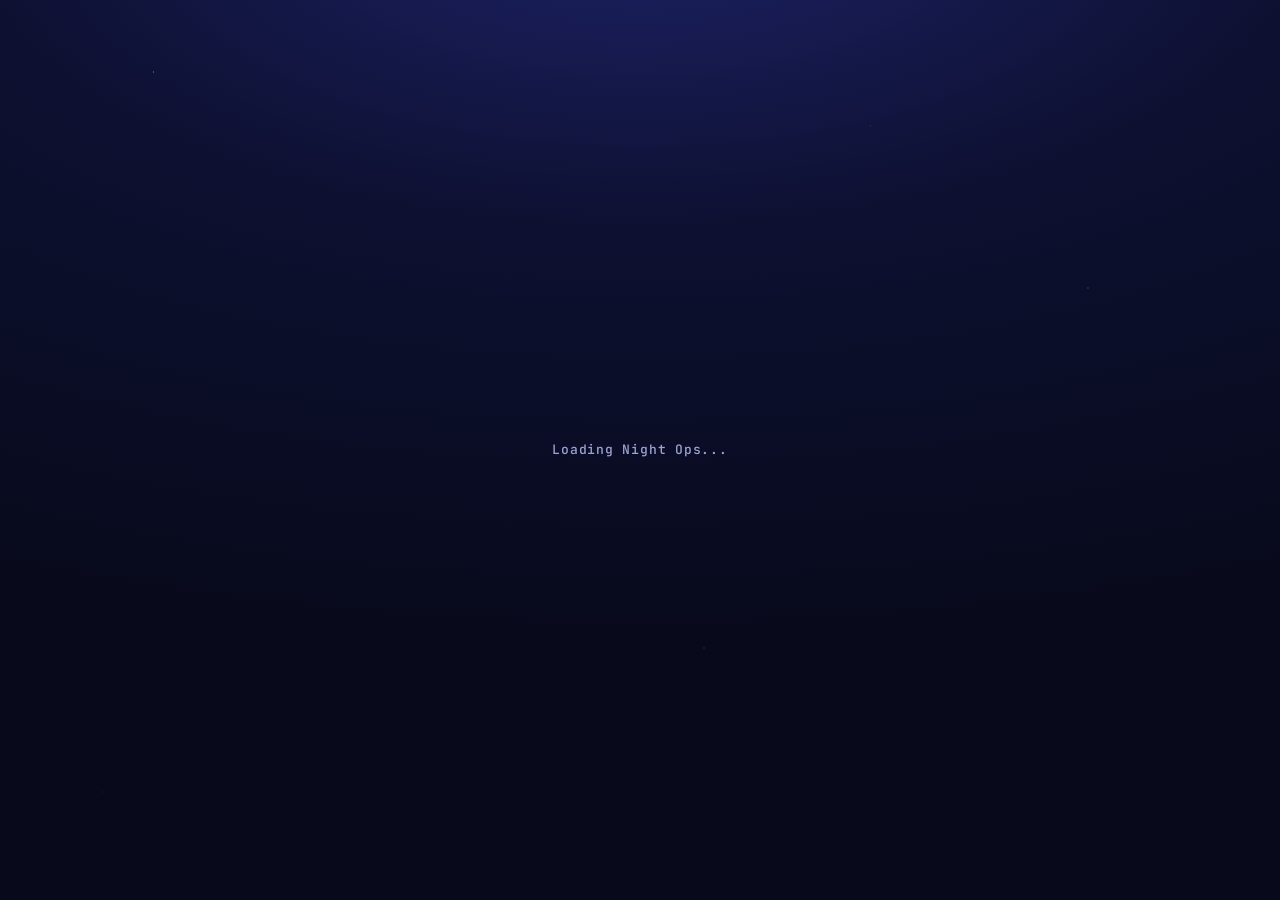
<file: index.html>
<!doctype html>
<html lang="en">
<head>
<meta charset="utf-8">
<!-- v1.3 PAGE-SETUP: connect-src gains https://overpass-api.de (the checkpoint editor's store finder) -->
<!-- v1.4 PAGE-REEL: connect-src gains blob: (the scene player decodes the walkie clips it already has as blob: links) -->
<meta http-equiv="Content-Security-Policy" content="default-src 'self'; script-src 'self'; style-src 'self'; img-src 'self' data: blob: https://tiles.openfreemap.org; connect-src 'self' blob: https://*.supabase.co https://tiles.openfreemap.org https://overpass-api.de; media-src 'self' blob: https://*.supabase.co; worker-src 'self' blob:; font-src 'self'; manifest-src 'self'; base-uri 'none'; form-action 'none'">
<meta name="viewport" content="width=device-width, initial-scale=1, viewport-fit=cover, interactive-widget=resizes-content">
<meta name="theme-color" content="#07090d">
<meta name="color-scheme" content="dark">
<meta name="description" content="Manhunt at night with your friends: hiders hide, hunters follow the pings on the map.">
<meta name="format-detection" content="telephone=no">
<meta name="apple-mobile-web-app-capable" content="yes">
<meta name="mobile-web-app-capable" content="yes">
<meta name="apple-mobile-web-app-status-bar-style" content="black-translucent">
<meta name="apple-mobile-web-app-title" content="Night Ops">
<title>Night Ops</title>
<link rel="icon" href="icons/icon.svg" type="image/svg+xml">
<link rel="icon" href="icons/icon-192.png" sizes="192x192" type="image/png">
<link rel="apple-touch-icon" href="icons/apple-touch-icon.png">
<link rel="manifest" href="manifest.webmanifest">
<link rel="preload" href="fonts/bowlby-one-latin-400-normal.woff2" as="font" type="font/woff2" crossorigin>
<link rel="preload" href="fonts/space-grotesk-latin-500-normal.woff2" as="font" type="font/woff2" crossorigin>
<link rel="preload" href="fonts/space-grotesk-latin-700-normal.woff2" as="font" type="font/woff2" crossorigin>
<link rel="stylesheet" href="vendor/maplibre-gl.css?v=183">
<link rel="stylesheet" href="css/base.css?v=183">
<link rel="stylesheet" href="css/home.css?v=183">
<link rel="stylesheet" href="css/lobby.css?v=183">
<link rel="stylesheet" href="css/vote.css?v=183">
<link rel="stylesheet" href="css/loot.css?v=183">
<link rel="stylesheet" href="css/cards.css?v=183"><!-- v1.6.3: the cards -->
<link rel="stylesheet" href="css/fx.css?v=183"><!-- v1.7: the FX library -->
<link rel="stylesheet" href="css/cardplay.css?v=183"><!-- v1.7: the cards on the game screen -->
<link rel="stylesheet" href="css/ring.css?v=183">
<link rel="stylesheet" href="css/game.css?v=183">
<link rel="stylesheet" href="css/chat.css?v=183">
<link rel="stylesheet" href="css/over.css?v=183">
<link rel="stylesheet" href="css/map.css?v=183">
<!-- v1.1 PAGE-RADIO: the driver's, the spectator's and the walkie-talkie's styles -->
<link rel="stylesheet" href="css/drive.css?v=183">
<link rel="stylesheet" href="css/watch.css?v=183">
<link rel="stylesheet" href="css/radio.css?v=183">
<!-- v1.1 end PAGE-RADIO -->
<!-- v1.2 PAGE-CAM: the highlight cam -->
<link rel="stylesheet" href="css/cam.css?v=183">
<!-- v1.2 end PAGE-CAM -->
<!-- v1.3 PAGE-SETUP: Checkpoints (setup, playing, after the game) -->
<link rel="stylesheet" href="css/cpsetup.css?v=183">
<link rel="stylesheet" href="css/cpplay.css?v=183">
<!-- v1.3 PAGE-AFTER --><link rel="stylesheet" href="css/cpafter.css?v=183"><!-- v1.3 end PAGE-AFTER -->
<!-- v1.4 PAGE-REEL --><link rel="stylesheet" href="css/reel.css?v=183"><!-- v1.4 end PAGE-REEL -->
<!-- v1.3 end PAGE-SETUP -->
<!-- v1.4 PAGE-DEVICES --><link rel="stylesheet" href="css/devices.css?v=183"><!-- v1.4 end PAGE-DEVICES -->
<!-- v1.4 PAGE-PLAY --><link rel="stylesheet" href="css/play14.css?v=183"><!-- v1.4 end PAGE-PLAY -->
<!-- v1.4 PAGE-RENDER --><link rel="stylesheet" href="css/render.css?v=183"><!-- v1.4 end PAGE-RENDER -->
<script src="config.js?v=3"></script>
<script src="vendor/qrcode.js"></script>
<script type="module" src="js/main.js?v=183"></script>
</head>
<body data-team="none">
<div id="app"><p class="boot-line">Loading Night Ops...</p></div>
<noscript><p class="noscript">Night Ops needs JavaScript. Turn it on in your browser settings, then reload this page.</p></noscript>
</body>
</html>
</file>
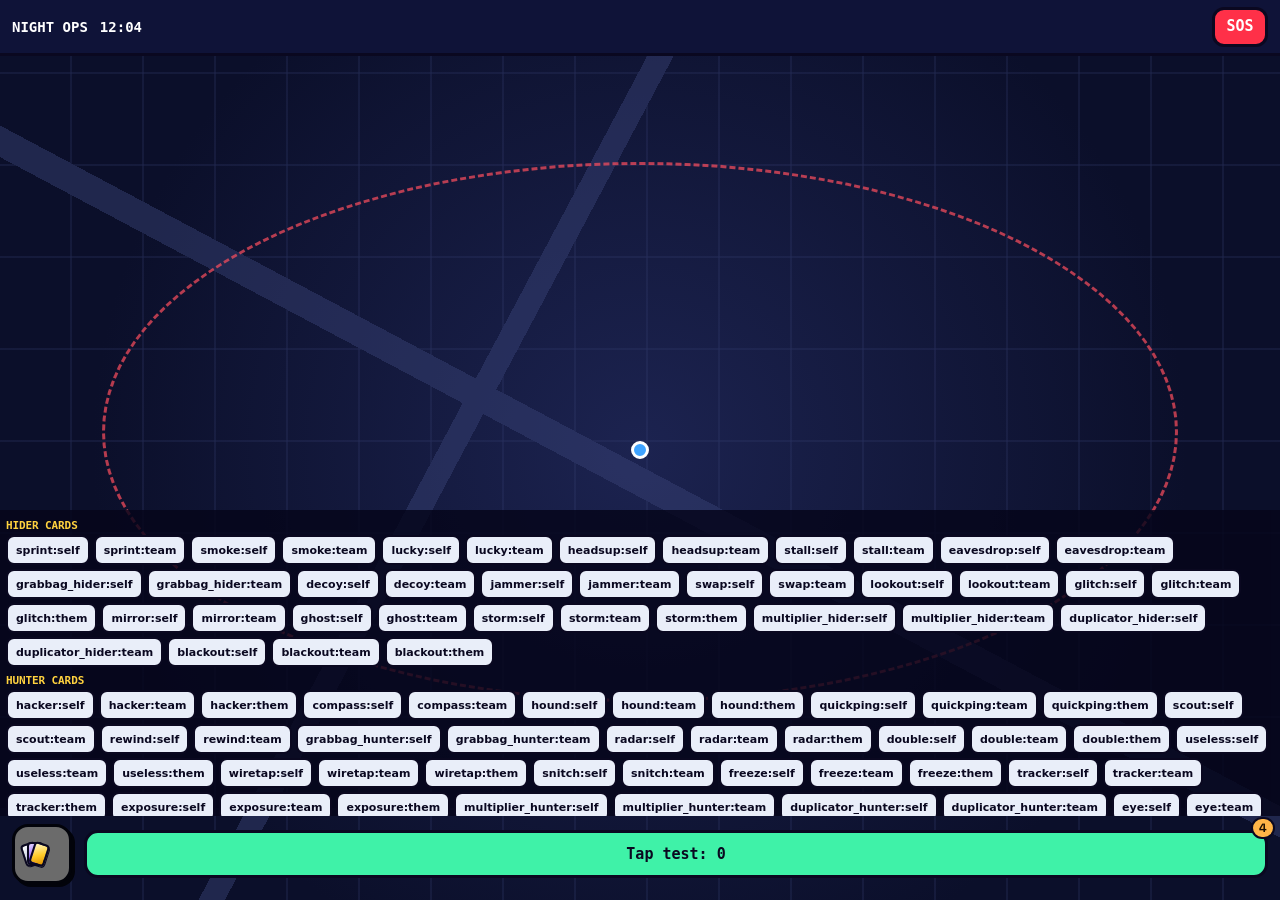
<file: dev/fx.html>
<!doctype html>
<html lang="en">
<head>
<meta charset="utf-8">
<meta http-equiv="Content-Security-Policy" content="default-src 'self'; script-src 'self'; style-src 'self'; img-src 'self' data: blob:; connect-src 'self'; media-src 'self' blob:; font-src 'self'; base-uri 'none'; form-action 'none'">
<meta name="viewport" content="width=device-width, initial-scale=1, viewport-fit=cover">
<meta name="color-scheme" content="dark">
<meta name="robots" content="noindex">
<title>Night Ops FX preview</title>
<link rel="stylesheet" href="../css/base.css">
<link rel="stylesheet" href="../css/game.css">
<link rel="stylesheet" href="../css/loot.css">
<link rel="stylesheet" href="../css/cards.css">
<link rel="stylesheet" href="../css/fx.css">
<link rel="stylesheet" href="fx-preview.css">
</head>
<body>
<!-- v1.7 VISUALS: every card's effect (self / team / them), every game moment, the map art, the lasting looks and
     the collection, in a phone-sized page. ?clean hides the buttons (for recording); window.fxDemo(name) plays one. -->
<div class="g-root" id="root">
  <div class="pv-map" aria-hidden="true"><div class="pv-roads"></div><div class="pv-ringedge"></div><div class="pv-me"></div></div>
  <header class="pv-hud" id="hud"><b>NIGHT OPS</b><span>12:04</span><button type="button" class="pv-sos" id="sos">SOS</button></header>
  <div class="pv-tray"><button type="button" class="tray-sq cd-btn some" id="cards" aria-label="Your cards"><span class="cd-stack"><i></i><i></i><i></i></span><span class="cd-n">4</span></button><button type="button" class="pv-tap" id="tap">Tap test: 0</button></div>
  <div id="maplayer" class="pv-layer"></div>
</div>
<nav class="pv-controls" id="controls" aria-label="Effects"></nav>
<script type="module" src="fx-preview.js"></script>
</body>
</html>
</file>
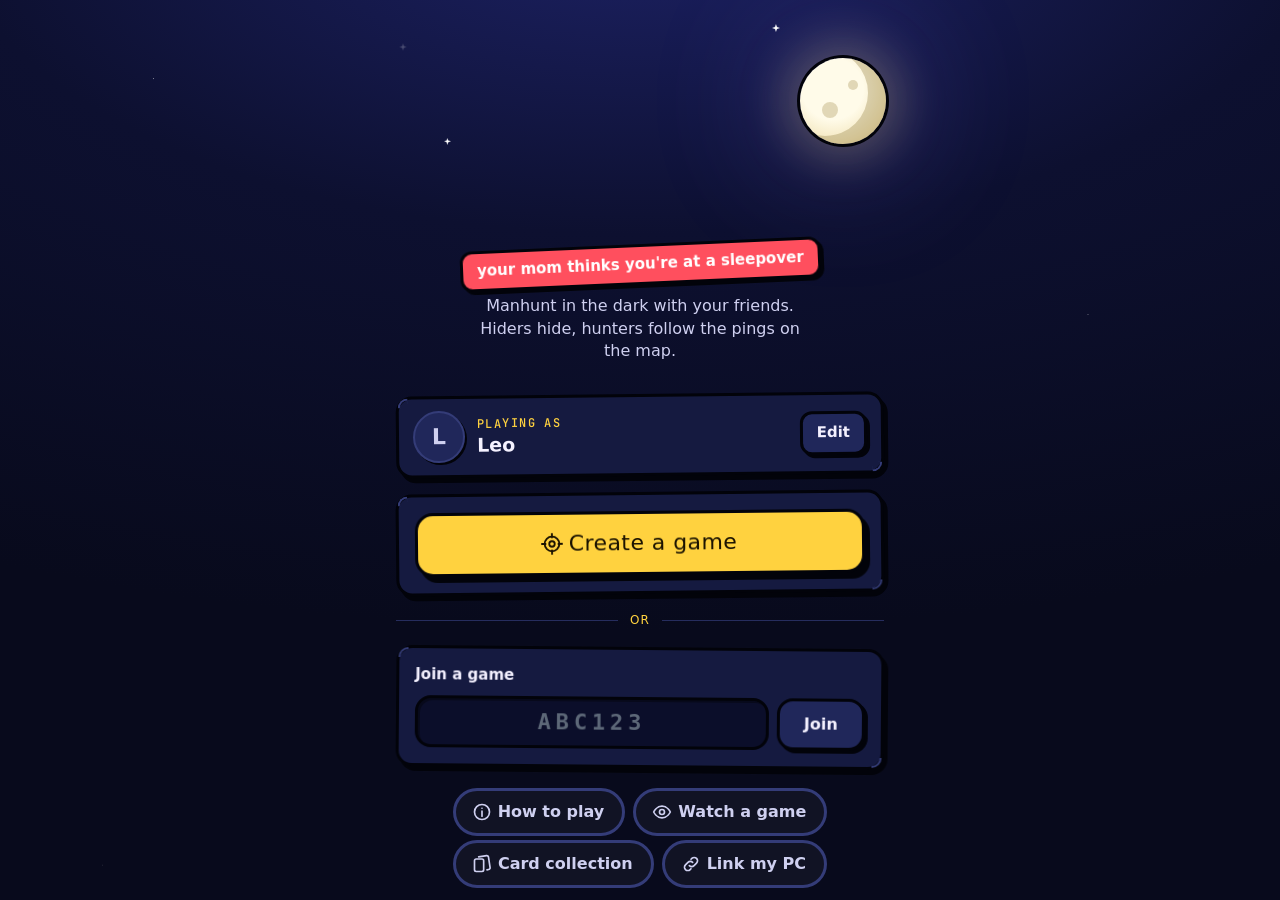
<file: dev/preview.html>
<!doctype html>
<html lang="en">
<head>
<meta charset="utf-8">
<!-- v1.3 PAGE-SETUP: connect-src gains https://overpass-api.de (the checkpoint editor's store finder) -->
<meta http-equiv="Content-Security-Policy" content="default-src 'self'; script-src 'self'; style-src 'self'; img-src 'self' data: blob: https://tiles.openfreemap.org; connect-src 'self' blob: https://*.supabase.co https://tiles.openfreemap.org https://overpass-api.de; media-src 'self' blob:; worker-src 'self' blob:; font-src 'self'; manifest-src 'self'; base-uri 'none'; form-action 'none'">
<meta name="viewport" content="width=device-width, initial-scale=1, viewport-fit=cover, interactive-widget=resizes-content">
<meta name="theme-color" content="#07090d">
<meta name="color-scheme" content="dark">
<meta name="format-detection" content="telephone=no">
<meta name="robots" content="noindex">
<title>Night Ops preview</title>
<link rel="icon" href="../icons/icon.svg" type="image/svg+xml">
<link rel="stylesheet" href="../vendor/maplibre-gl.css">
<link rel="stylesheet" href="../css/base.css">
<link rel="stylesheet" href="../css/home.css">
<link rel="stylesheet" href="../css/lobby.css">
<link rel="stylesheet" href="../css/ring.css">
<link rel="stylesheet" href="../css/game.css">
<link rel="stylesheet" href="../css/chat.css">
<link rel="stylesheet" href="../css/over.css">
<link rel="stylesheet" href="../css/map.css">
<link rel="stylesheet" href="../css/drive.css"><!-- v1.1 PAGE-DRIVER -->
<link rel="stylesheet" href="../css/watch.css"><!-- v1.1 PAGE-WATCH -->
<link rel="stylesheet" href="../css/radio.css"><!-- v1.1 PAGE-RADIO (and media-src in the CSP) -->
<link rel="stylesheet" href="../css/cam.css"><!-- v1.2 PAGE-CAM -->
<link rel="stylesheet" href="../css/cpplay.css"><!-- v1.3 PAGE-PLAY -->
<link rel="stylesheet" href="../css/vote.css"><link rel="stylesheet" href="../css/loot.css"><!-- v1.6 -->
<link rel="stylesheet" href="../css/cards.css"><!-- v1.6.3: the cards -->
<link rel="stylesheet" href="../css/fx.css"><!-- v1.7: the FX library -->
<link rel="stylesheet" href="../css/cpsetup.css"><!-- v1.3 PAGE-SETUP -->
<link rel="stylesheet" href="../css/cpafter.css"><!-- v1.3 PAGE-AFTER -->
<link rel="stylesheet" href="../css/reel.css"><!-- v1.4 PAGE-REEL -->
<link rel="stylesheet" href="../css/devices.css"><!-- v1.4 PAGE-DEVICES -->
<script src="../config.js"></script>
<script src="../vendor/qrcode.js"></script>
<script type="module" src="preview.js"></script>
</head>
<body data-team="none">
<!-- Opens any screen with sample data and no server:
     preview.html?screen=game&as=hunter|hider|out&state=hunt|headstart|closing|paused|tagged|outside
     ?screen=lobby&host=1  ?screen=ring&host=1&ring=0  ?screen=reveal&as=hider  ?screen=over&as=hunter&state=hunters
     ?screen=home&code=WYKUSX   Add &tick=1 to make the clock run. -->
<div id="app"><p class="boot-line">Loading the preview...</p></div>
</body>
</html>
</file>
<file: vendor/maplibre-gl.css>
.maplibregl-map{font:12px/20px Helvetica Neue,Arial,Helvetica,sans-serif;overflow:hidden;position:relative;-webkit-tap-highlight-color:rgb(0 0 0/0);-webkit-touch-callout:none}.maplibregl-canvas{position:absolute;left:0;top:0}.maplibregl-map:fullscreen{width:100%;height:100%}.maplibregl-ctrl-group button.maplibregl-ctrl-compass{touch-action:none}.maplibregl-canvas-container.maplibregl-interactive,.maplibregl-ctrl-group button.maplibregl-ctrl-compass{cursor:grab;-webkit-user-select:none;-moz-user-select:none;user-select:none}.maplibregl-canvas-container.maplibregl-interactive.maplibregl-track-pointer{cursor:pointer}.maplibregl-canvas-container.maplibregl-interactive:active,.maplibregl-ctrl-group button.maplibregl-ctrl-compass:active{cursor:grabbing}.maplibregl-canvas-container.maplibregl-touch-zoom-rotate,.maplibregl-canvas-container.maplibregl-touch-zoom-rotate .maplibregl-canvas{touch-action:pan-x pan-y}.maplibregl-canvas-container.maplibregl-touch-drag-pan,.maplibregl-canvas-container.maplibregl-touch-drag-pan .maplibregl-canvas{touch-action:pinch-zoom}.maplibregl-canvas-container.maplibregl-touch-zoom-rotate.maplibregl-touch-drag-pan,.maplibregl-canvas-container.maplibregl-touch-zoom-rotate.maplibregl-touch-drag-pan .maplibregl-canvas{touch-action:none}.maplibregl-canvas-container.maplibregl-touch-drag-pan.maplibregl-cooperative-gestures,.maplibregl-canvas-container.maplibregl-touch-drag-pan.maplibregl-cooperative-gestures .maplibregl-canvas{touch-action:pan-x pan-y}.maplibregl-ctrl-bottom-left,.maplibregl-ctrl-bottom-right,.maplibregl-ctrl-top-left,.maplibregl-ctrl-top-right{position:absolute;pointer-events:none;z-index:2}.maplibregl-ctrl-top-left{top:0;left:0}.maplibregl-ctrl-top-right{top:0;right:0}.maplibregl-ctrl-bottom-left{bottom:0;left:0}.maplibregl-ctrl-bottom-right{right:0;bottom:0}.maplibregl-ctrl{clear:both;pointer-events:auto;transform:translate(0)}.maplibregl-ctrl-top-left .maplibregl-ctrl{margin:10px 0 0 10px;float:left}.maplibregl-ctrl-top-right .maplibregl-ctrl{margin:10px 10px 0 0;float:right}.maplibregl-ctrl-bottom-left .maplibregl-ctrl{margin:0 0 10px 10px;float:left}.maplibregl-ctrl-bottom-right .maplibregl-ctrl{margin:0 10px 10px 0;float:right}.maplibregl-ctrl-group{border-radius:4px;background:#fff}.maplibregl-ctrl-group:not(:empty){box-shadow:0 0 0 2px rgba(0,0,0,.1)}.maplibregl-ctrl-group button{width:29px;height:29px;display:block;padding:0;outline:none;border:0;box-sizing:border-box;background-color:transparent;cursor:pointer}.maplibregl-ctrl button{-webkit-user-select:none;-moz-user-select:none;user-select:none}.maplibregl-ctrl-group button+button{border-top:1px solid #ddd}.maplibregl-ctrl button .maplibregl-ctrl-icon{display:block;width:100%;height:100%;background-repeat:no-repeat;background-position:50%}@media(forced-colors:active){.maplibregl-ctrl-group:not(:empty){box-shadow:0 0 0 2px ButtonText}.maplibregl-ctrl-icon{background-color:transparent}.maplibregl-ctrl-group button+button{border-top:1px solid buttontext}}.maplibregl-ctrl button::-moz-focus-inner{border:0;padding:0}.maplibregl-ctrl-attrib-button:focus,.maplibregl-ctrl-group button:focus{box-shadow:0 0 2px 2px #0096ff}.maplibregl-ctrl button:disabled{cursor:not-allowed}.maplibregl-ctrl button:disabled .maplibregl-ctrl-icon{opacity:.25}@media(hover:hover){.maplibregl-ctrl button:not(:disabled):hover{background-color:rgba(0,0,0,.05)}}.maplibregl-ctrl button:not(:disabled):active{background-color:rgba(0,0,0,.05)}.maplibregl-ctrl-group button:focus:focus-visible{box-shadow:0 0 2px 2px #0096ff}.maplibregl-ctrl-group button:focus:not(:focus-visible){box-shadow:none}.maplibregl-ctrl-group button:focus:first-child{border-radius:4px 4px 0 0}.maplibregl-ctrl-group button:focus:last-child{border-radius:0 0 4px 4px}.maplibregl-ctrl-group button:focus:only-child{border-radius:inherit}.maplibregl-ctrl button.maplibregl-ctrl-zoom-out .maplibregl-ctrl-icon{background-image:url("data:image/svg+xml;charset=utf-8,%3Csvg xmlns='http://www.w3.org/2000/svg' width='29' height='29' viewBox='0 0 29 29' fill='%23333'%3E %3Cpath d='M10 13c-.75 0-1.5.75-1.5 1.5S9.25 16 10 16h9c.75 0 1.5-.75 1.5-1.5S19.75 13 19 13z'/%3E %3C/svg%3E")}.maplibregl-ctrl button.maplibregl-ctrl-zoom-in .maplibregl-ctrl-icon{background-image:url("data:image/svg+xml;charset=utf-8,%3Csvg xmlns='http://www.w3.org/2000/svg' width='29' height='29' viewBox='0 0 29 29' fill='%23333'%3E %3Cpath d='M14.5 8.5c-.75 0-1.5.75-1.5 1.5v3h-3c-.75 0-1.5.75-1.5 1.5S9.25 16 10 16h3v3c0 .75.75 1.5 1.5 1.5S16 19.75 16 19v-3h3c.75 0 1.5-.75 1.5-1.5S19.75 13 19 13h-3v-3c0-.75-.75-1.5-1.5-1.5'/%3E %3C/svg%3E")}@media(forced-colors:active){.maplibregl-ctrl button.maplibregl-ctrl-zoom-out .maplibregl-ctrl-icon{background-image:url("data:image/svg+xml;charset=utf-8,%3Csvg xmlns='http://www.w3.org/2000/svg' width='29' height='29' viewBox='0 0 29 29' fill='%23fff'%3E %3Cpath d='M10 13c-.75 0-1.5.75-1.5 1.5S9.25 16 10 16h9c.75 0 1.5-.75 1.5-1.5S19.75 13 19 13z'/%3E %3C/svg%3E")}.maplibregl-ctrl button.maplibregl-ctrl-zoom-in .maplibregl-ctrl-icon{background-image:url("data:image/svg+xml;charset=utf-8,%3Csvg xmlns='http://www.w3.org/2000/svg' width='29' height='29' viewBox='0 0 29 29' fill='%23fff'%3E %3Cpath d='M14.5 8.5c-.75 0-1.5.75-1.5 1.5v3h-3c-.75 0-1.5.75-1.5 1.5S9.25 16 10 16h3v3c0 .75.75 1.5 1.5 1.5S16 19.75 16 19v-3h3c.75 0 1.5-.75 1.5-1.5S19.75 13 19 13h-3v-3c0-.75-.75-1.5-1.5-1.5'/%3E %3C/svg%3E")}}@media(forced-colors:active) and (prefers-color-scheme:light){.maplibregl-ctrl button.maplibregl-ctrl-zoom-out .maplibregl-ctrl-icon{background-image:url("data:image/svg+xml;charset=utf-8,%3Csvg xmlns='http://www.w3.org/2000/svg' width='29' height='29' viewBox='0 0 29 29' fill='%23000'%3E %3Cpath d='M10 13c-.75 0-1.5.75-1.5 1.5S9.25 16 10 16h9c.75 0 1.5-.75 1.5-1.5S19.75 13 19 13z'/%3E %3C/svg%3E")}.maplibregl-ctrl button.maplibregl-ctrl-zoom-in .maplibregl-ctrl-icon{background-image:url("data:image/svg+xml;charset=utf-8,%3Csvg xmlns='http://www.w3.org/2000/svg' width='29' height='29' viewBox='0 0 29 29' fill='%23000'%3E %3Cpath d='M14.5 8.5c-.75 0-1.5.75-1.5 1.5v3h-3c-.75 0-1.5.75-1.5 1.5S9.25 16 10 16h3v3c0 .75.75 1.5 1.5 1.5S16 19.75 16 19v-3h3c.75 0 1.5-.75 1.5-1.5S19.75 13 19 13h-3v-3c0-.75-.75-1.5-1.5-1.5'/%3E %3C/svg%3E")}}.maplibregl-ctrl button.maplibregl-ctrl-fullscreen .maplibregl-ctrl-icon{background-image:url("data:image/svg+xml;charset=utf-8,%3Csvg xmlns='http://www.w3.org/2000/svg' width='29' height='29' viewBox='0 0 29 29' fill='%23333'%3E %3Cpath d='M24 16v5.5c0 1.75-.75 2.5-2.5 2.5H16v-1l3-1.5-4-5.5 1-1 5.5 4 1.5-3zM6 16l1.5 3 5.5-4 1 1-4 5.5 3 1.5v1H7.5C5.75 24 5 23.25 5 21.5V16zm7-11v1l-3 1.5 4 5.5-1 1-5.5-4L6 13H5V7.5C5 5.75 5.75 5 7.5 5zm11 2.5c0-1.75-.75-2.5-2.5-2.5H16v1l3 1.5-4 5.5 1 1 5.5-4 1.5 3h1z'/%3E %3C/svg%3E")}.maplibregl-ctrl button.maplibregl-ctrl-shrink .maplibregl-ctrl-icon{background-image:url("data:image/svg+xml;charset=utf-8,%3Csvg xmlns='http://www.w3.org/2000/svg' width='29' height='29' viewBox='0 0 29 29'%3E %3Cpath d='M18.5 16c-1.75 0-2.5.75-2.5 2.5V24h1l1.5-3 5.5 4 1-1-4-5.5 3-1.5v-1zM13 18.5c0-1.75-.75-2.5-2.5-2.5H5v1l3 1.5L4 24l1 1 5.5-4 1.5 3h1zm3-8c0 1.75.75 2.5 2.5 2.5H24v-1l-3-1.5L25 5l-1-1-5.5 4L17 5h-1zM10.5 13c1.75 0 2.5-.75 2.5-2.5V5h-1l-1.5 3L5 4 4 5l4 5.5L5 12v1z'/%3E %3C/svg%3E")}@media(forced-colors:active){.maplibregl-ctrl button.maplibregl-ctrl-fullscreen .maplibregl-ctrl-icon{background-image:url("data:image/svg+xml;charset=utf-8,%3Csvg xmlns='http://www.w3.org/2000/svg' width='29' height='29' viewBox='0 0 29 29' fill='%23fff'%3E %3Cpath d='M24 16v5.5c0 1.75-.75 2.5-2.5 2.5H16v-1l3-1.5-4-5.5 1-1 5.5 4 1.5-3zM6 16l1.5 3 5.5-4 1 1-4 5.5 3 1.5v1H7.5C5.75 24 5 23.25 5 21.5V16zm7-11v1l-3 1.5 4 5.5-1 1-5.5-4L6 13H5V7.5C5 5.75 5.75 5 7.5 5zm11 2.5c0-1.75-.75-2.5-2.5-2.5H16v1l3 1.5-4 5.5 1 1 5.5-4 1.5 3h1z'/%3E %3C/svg%3E")}.maplibregl-ctrl button.maplibregl-ctrl-shrink .maplibregl-ctrl-icon{background-image:url("data:image/svg+xml;charset=utf-8,%3Csvg xmlns='http://www.w3.org/2000/svg' width='29' height='29' viewBox='0 0 29 29' fill='%23fff'%3E %3Cpath d='M18.5 16c-1.75 0-2.5.75-2.5 2.5V24h1l1.5-3 5.5 4 1-1-4-5.5 3-1.5v-1zM13 18.5c0-1.75-.75-2.5-2.5-2.5H5v1l3 1.5L4 24l1 1 5.5-4 1.5 3h1zm3-8c0 1.75.75 2.5 2.5 2.5H24v-1l-3-1.5L25 5l-1-1-5.5 4L17 5h-1zM10.5 13c1.75 0 2.5-.75 2.5-2.5V5h-1l-1.5 3L5 4 4 5l4 5.5L5 12v1z'/%3E %3C/svg%3E")}}@media(forced-colors:active) and (prefers-color-scheme:light){.maplibregl-ctrl button.maplibregl-ctrl-fullscreen .maplibregl-ctrl-icon{background-image:url("data:image/svg+xml;charset=utf-8,%3Csvg xmlns='http://www.w3.org/2000/svg' width='29' height='29' viewBox='0 0 29 29' fill='%23000'%3E %3Cpath d='M24 16v5.5c0 1.75-.75 2.5-2.5 2.5H16v-1l3-1.5-4-5.5 1-1 5.5 4 1.5-3zM6 16l1.5 3 5.5-4 1 1-4 5.5 3 1.5v1H7.5C5.75 24 5 23.25 5 21.5V16zm7-11v1l-3 1.5 4 5.5-1 1-5.5-4L6 13H5V7.5C5 5.75 5.75 5 7.5 5zm11 2.5c0-1.75-.75-2.5-2.5-2.5H16v1l3 1.5-4 5.5 1 1 5.5-4 1.5 3h1z'/%3E %3C/svg%3E")}.maplibregl-ctrl button.maplibregl-ctrl-shrink .maplibregl-ctrl-icon{background-image:url("data:image/svg+xml;charset=utf-8,%3Csvg xmlns='http://www.w3.org/2000/svg' width='29' height='29' viewBox='0 0 29 29' fill='%23000'%3E %3Cpath d='M18.5 16c-1.75 0-2.5.75-2.5 2.5V24h1l1.5-3 5.5 4 1-1-4-5.5 3-1.5v-1zM13 18.5c0-1.75-.75-2.5-2.5-2.5H5v1l3 1.5L4 24l1 1 5.5-4 1.5 3h1zm3-8c0 1.75.75 2.5 2.5 2.5H24v-1l-3-1.5L25 5l-1-1-5.5 4L17 5h-1zM10.5 13c1.75 0 2.5-.75 2.5-2.5V5h-1l-1.5 3L5 4 4 5l4 5.5L5 12v1z'/%3E %3C/svg%3E")}}.maplibregl-ctrl button.maplibregl-ctrl-compass .maplibregl-ctrl-icon{background-image:url("data:image/svg+xml;charset=utf-8,%3Csvg xmlns='http://www.w3.org/2000/svg' width='29' height='29' viewBox='0 0 29 29' fill='%23333'%3E %3Cpath d='m10.5 14 4-8 4 8z'/%3E %3Cpath fill='%23ccc' d='m10.5 16 4 8 4-8z'/%3E %3C/svg%3E")}@media(forced-colors:active){.maplibregl-ctrl button.maplibregl-ctrl-compass .maplibregl-ctrl-icon{background-image:url("data:image/svg+xml;charset=utf-8,%3Csvg xmlns='http://www.w3.org/2000/svg' width='29' height='29' viewBox='0 0 29 29' fill='%23fff'%3E %3Cpath d='m10.5 14 4-8 4 8z'/%3E %3Cpath fill='%23ccc' d='m10.5 16 4 8 4-8z'/%3E %3C/svg%3E")}}@media(forced-colors:active) and (prefers-color-scheme:light){.maplibregl-ctrl button.maplibregl-ctrl-compass .maplibregl-ctrl-icon{background-image:url("data:image/svg+xml;charset=utf-8,%3Csvg xmlns='http://www.w3.org/2000/svg' width='29' height='29' viewBox='0 0 29 29' fill='%23000'%3E %3Cpath d='m10.5 14 4-8 4 8z'/%3E %3Cpath fill='%23ccc' d='m10.5 16 4 8 4-8z'/%3E %3C/svg%3E")}}.maplibregl-ctrl button.maplibregl-ctrl-globe .maplibregl-ctrl-icon{background-image:url("data:image/svg+xml;charset=utf-8,%3Csvg xmlns='http://www.w3.org/2000/svg' width='22' height='22' fill='none' viewBox='0 0 22 22' stroke='%23333'%3E %3Ccircle cx='11' cy='11' r='8.5'/%3E %3Cpath d='M17.5 11c0 4.819-3.02 8.5-6.5 8.5S4.5 15.819 4.5 11 7.52 2.5 11 2.5s6.5 3.681 6.5 8.5Z'/%3E %3Cpath d='M13.5 11c0 2.447-.331 4.64-.853 6.206-.262.785-.562 1.384-.872 1.777-.314.399-.58.517-.775.517-.195 0-.461-.118-.775-.517-.31-.393-.61-.992-.872-1.777C8.831 15.64 8.5 13.446 8.5 11c0-2.447.331-4.64.853-6.206.262-.785.562-1.384.872-1.777.314-.399.58-.517.775-.517.195 0 .461.118.775.517.31.393.61.992.872 1.777.522 1.565.853 3.76.853 6.206Z'/%3E %3Cpath d='M11 7.5c-1.909 0-3.622-.166-4.845-.428-.616-.132-1.08-.283-1.379-.434a1.333 1.333 0 0 1-.224-.138c.047-.038.12-.085.224-.138.299-.151.763-.302 1.379-.434C7.378 5.666 9.091 5.5 11 5.5c1.909 0 3.622.166 4.845.428.616.132 1.08.283 1.379.434.105.053.177.1.224.138-.047.038-.12.085-.224.138-.299.151-.763.302-1.379.434-1.223.262-2.936.428-4.845.428ZM4.486 6.436ZM11 16.5c-1.909 0-3.622-.166-4.845-.428-.616-.132-1.08-.283-1.379-.434a1.33 1.33 0 0 1-.224-.138 1.33 1.33 0 0 1 .224-.138c.299-.151.763-.302 1.379-.434C7.378 14.666 9.091 14.5 11 14.5c1.909 0 3.622.166 4.845.428.616.132 1.08.283 1.379.434.105.053.177.1.224.138a1.33 1.33 0 0 1-.224.138c-.299.151-.763.302-1.379.434-1.223.262-2.936.428-4.845.428Zm-6.514-1.064ZM11 12.5c-2.46 0-4.672-.222-6.255-.574-.796-.177-1.406-.38-1.805-.59a1.465 1.465 0 0 1-.39-.272.293.293 0 0 1-.047-.064.293.293 0 0 1 .048-.064c.066-.073.189-.167.389-.272.399-.21 1.009-.413 1.805-.59C6.328 9.722 8.54 9.5 11 9.5s4.672.222 6.256.574c.795.177 1.405.38 1.804.59.2.105.323.2.39.272a.33.33 0 0 1 .047.064.293.293 0 0 1-.048.064 1.435 1.435 0 0 1-.389.272c-.399.21-1.009.413-1.804.59-1.584.352-3.796.574-6.256.574Zm-8.501-1.51v.002-.002Zm0 .018v.002-.002Zm17.002.002v-.002.002Zm0-.018v-.002.002Z'/%3E %3C/svg%3E")}.maplibregl-ctrl button.maplibregl-ctrl-globe-enabled .maplibregl-ctrl-icon{background-image:url("data:image/svg+xml;charset=utf-8,%3Csvg xmlns='http://www.w3.org/2000/svg' width='22' height='22' fill='none' viewBox='0 0 22 22' stroke='%2333b5e5'%3E %3Ccircle cx='11' cy='11' r='8.5'/%3E %3Cpath d='M17.5 11c0 4.819-3.02 8.5-6.5 8.5S4.5 15.819 4.5 11 7.52 2.5 11 2.5s6.5 3.681 6.5 8.5Z'/%3E %3Cpath d='M13.5 11c0 2.447-.331 4.64-.853 6.206-.262.785-.562 1.384-.872 1.777-.314.399-.58.517-.775.517-.195 0-.461-.118-.775-.517-.31-.393-.61-.992-.872-1.777C8.831 15.64 8.5 13.446 8.5 11c0-2.447.331-4.64.853-6.206.262-.785.562-1.384.872-1.777.314-.399.58-.517.775-.517.195 0 .461.118.775.517.31.393.61.992.872 1.777.522 1.565.853 3.76.853 6.206Z'/%3E %3Cpath d='M11 7.5c-1.909 0-3.622-.166-4.845-.428-.616-.132-1.08-.283-1.379-.434a1.333 1.333 0 0 1-.224-.138c.047-.038.12-.085.224-.138.299-.151.763-.302 1.379-.434C7.378 5.666 9.091 5.5 11 5.5c1.909 0 3.622.166 4.845.428.616.132 1.08.283 1.379.434.105.053.177.1.224.138-.047.038-.12.085-.224.138-.299.151-.763.302-1.379.434-1.223.262-2.936.428-4.845.428ZM4.486 6.436ZM11 16.5c-1.909 0-3.622-.166-4.845-.428-.616-.132-1.08-.283-1.379-.434a1.33 1.33 0 0 1-.224-.138 1.33 1.33 0 0 1 .224-.138c.299-.151.763-.302 1.379-.434C7.378 14.666 9.091 14.5 11 14.5c1.909 0 3.622.166 4.845.428.616.132 1.08.283 1.379.434.105.053.177.1.224.138a1.33 1.33 0 0 1-.224.138c-.299.151-.763.302-1.379.434-1.223.262-2.936.428-4.845.428Zm-6.514-1.064ZM11 12.5c-2.46 0-4.672-.222-6.255-.574-.796-.177-1.406-.38-1.805-.59a1.465 1.465 0 0 1-.39-.272.293.293 0 0 1-.047-.064.293.293 0 0 1 .048-.064c.066-.073.189-.167.389-.272.399-.21 1.009-.413 1.805-.59C6.328 9.722 8.54 9.5 11 9.5s4.672.222 6.256.574c.795.177 1.405.38 1.804.59.2.105.323.2.39.272a.33.33 0 0 1 .047.064.293.293 0 0 1-.048.064 1.435 1.435 0 0 1-.389.272c-.399.21-1.009.413-1.804.59-1.584.352-3.796.574-6.256.574Zm-8.501-1.51v.002-.002Zm0 .018v.002-.002Zm17.002.002v-.002.002Zm0-.018v-.002.002Z'/%3E %3C/svg%3E")}.maplibregl-ctrl button.maplibregl-ctrl-terrain .maplibregl-ctrl-icon{background-image:url("data:image/svg+xml;charset=utf-8,%3Csvg xmlns='http://www.w3.org/2000/svg' width='22' height='22' viewBox='0 0 22 22' fill='%23333'%3E %3Cpath d='m1.754 13.406 4.453-4.851 3.09 3.09 3.281 3.277.969-.969-3.309-3.312 3.844-4.121 6.148 6.886h1.082v-.855l-7.207-8.07-4.84 5.187L6.169 6.57l-5.48 5.965v.871ZM.688 16.844h20.625v1.375H.688Zm0 0'/%3E %3C/svg%3E")}.maplibregl-ctrl button.maplibregl-ctrl-terrain-enabled .maplibregl-ctrl-icon{background-image:url("data:image/svg+xml;charset=utf-8,%3Csvg xmlns='http://www.w3.org/2000/svg' width='22' height='22' viewBox='0 0 22 22' fill='%2333b5e5'%3E %3Cpath d='m1.754 13.406 4.453-4.851 3.09 3.09 3.281 3.277.969-.969-3.309-3.312 3.844-4.121 6.148 6.886h1.082v-.855l-7.207-8.07-4.84 5.187L6.169 6.57l-5.48 5.965v.871ZM.688 16.844h20.625v1.375H.688Zm0 0'/%3E %3C/svg%3E")}.maplibregl-ctrl button.maplibregl-ctrl-geolocate .maplibregl-ctrl-icon{background-image:url("data:image/svg+xml;charset=utf-8,%3Csvg xmlns='http://www.w3.org/2000/svg' width='29' height='29' viewBox='0 0 20 20' fill='%23333'%3E %3Cpath d='M10 4C9 4 9 5 9 5v.1A5 5 0 0 0 5.1 9H5s-1 0-1 1 1 1 1 1h.1A5 5 0 0 0 9 14.9v.1s0 1 1 1 1-1 1-1v-.1a5 5 0 0 0 3.9-3.9h.1s1 0 1-1-1-1-1-1h-.1A5 5 0 0 0 11 5.1V5s0-1-1-1m0 2.5a3.5 3.5 0 1 1 0 7 3.5 3.5 0 1 1 0-7'/%3E %3Ccircle id='dot' cx='10' cy='10' r='2'/%3E %3Cpath id='stroke' d='m14 5 1 1-9 9-1-1z' display='none'/%3E %3C/svg%3E")}.maplibregl-ctrl button.maplibregl-ctrl-geolocate:disabled .maplibregl-ctrl-icon{background-image:url("data:image/svg+xml;charset=utf-8,%3Csvg xmlns='http://www.w3.org/2000/svg' width='29' height='29' viewBox='0 0 20 20' fill='%23aaa'%3E %3Cpath d='M10 4C9 4 9 5 9 5v.1A5 5 0 0 0 5.1 9H5s-1 0-1 1 1 1 1 1h.1A5 5 0 0 0 9 14.9v.1s0 1 1 1 1-1 1-1v-.1a5 5 0 0 0 3.9-3.9h.1s1 0 1-1-1-1-1-1h-.1A5 5 0 0 0 11 5.1V5s0-1-1-1m0 2.5a3.5 3.5 0 1 1 0 7 3.5 3.5 0 1 1 0-7'/%3E %3Ccircle id='dot' cx='10' cy='10' r='2'/%3E %3Cpath id='stroke' d='m14 5 1 1-9 9-1-1z' fill='%23f00'/%3E %3C/svg%3E")}.maplibregl-ctrl button.maplibregl-ctrl-geolocate.maplibregl-ctrl-geolocate-active .maplibregl-ctrl-icon{background-image:url("data:image/svg+xml;charset=utf-8,%3Csvg xmlns='http://www.w3.org/2000/svg' width='29' height='29' viewBox='0 0 20 20' fill='%2333b5e5'%3E %3Cpath d='M10 4C9 4 9 5 9 5v.1A5 5 0 0 0 5.1 9H5s-1 0-1 1 1 1 1 1h.1A5 5 0 0 0 9 14.9v.1s0 1 1 1 1-1 1-1v-.1a5 5 0 0 0 3.9-3.9h.1s1 0 1-1-1-1-1-1h-.1A5 5 0 0 0 11 5.1V5s0-1-1-1m0 2.5a3.5 3.5 0 1 1 0 7 3.5 3.5 0 1 1 0-7'/%3E %3Ccircle id='dot' cx='10' cy='10' r='2'/%3E %3Cpath id='stroke' d='m14 5 1 1-9 9-1-1z' display='none'/%3E %3C/svg%3E")}.maplibregl-ctrl button.maplibregl-ctrl-geolocate.maplibregl-ctrl-geolocate-active-error .maplibregl-ctrl-icon{background-image:url("data:image/svg+xml;charset=utf-8,%3Csvg xmlns='http://www.w3.org/2000/svg' width='29' height='29' viewBox='0 0 20 20' fill='%23e58978'%3E %3Cpath d='M10 4C9 4 9 5 9 5v.1A5 5 0 0 0 5.1 9H5s-1 0-1 1 1 1 1 1h.1A5 5 0 0 0 9 14.9v.1s0 1 1 1 1-1 1-1v-.1a5 5 0 0 0 3.9-3.9h.1s1 0 1-1-1-1-1-1h-.1A5 5 0 0 0 11 5.1V5s0-1-1-1m0 2.5a3.5 3.5 0 1 1 0 7 3.5 3.5 0 1 1 0-7'/%3E %3Ccircle id='dot' cx='10' cy='10' r='2'/%3E %3Cpath id='stroke' d='m14 5 1 1-9 9-1-1z' display='none'/%3E %3C/svg%3E")}.maplibregl-ctrl button.maplibregl-ctrl-geolocate.maplibregl-ctrl-geolocate-background .maplibregl-ctrl-icon{background-image:url("data:image/svg+xml;charset=utf-8,%3Csvg xmlns='http://www.w3.org/2000/svg' width='29' height='29' viewBox='0 0 20 20' fill='%2333b5e5'%3E %3Cpath d='M10 4C9 4 9 5 9 5v.1A5 5 0 0 0 5.1 9H5s-1 0-1 1 1 1 1 1h.1A5 5 0 0 0 9 14.9v.1s0 1 1 1 1-1 1-1v-.1a5 5 0 0 0 3.9-3.9h.1s1 0 1-1-1-1-1-1h-.1A5 5 0 0 0 11 5.1V5s0-1-1-1m0 2.5a3.5 3.5 0 1 1 0 7 3.5 3.5 0 1 1 0-7'/%3E %3Ccircle id='dot' cx='10' cy='10' r='2' display='none'/%3E %3Cpath id='stroke' d='m14 5 1 1-9 9-1-1z' display='none'/%3E %3C/svg%3E")}.maplibregl-ctrl button.maplibregl-ctrl-geolocate.maplibregl-ctrl-geolocate-background-error .maplibregl-ctrl-icon{background-image:url("data:image/svg+xml;charset=utf-8,%3Csvg xmlns='http://www.w3.org/2000/svg' width='29' height='29' viewBox='0 0 20 20' fill='%23e54e33'%3E %3Cpath d='M10 4C9 4 9 5 9 5v.1A5 5 0 0 0 5.1 9H5s-1 0-1 1 1 1 1 1h.1A5 5 0 0 0 9 14.9v.1s0 1 1 1 1-1 1-1v-.1a5 5 0 0 0 3.9-3.9h.1s1 0 1-1-1-1-1-1h-.1A5 5 0 0 0 11 5.1V5s0-1-1-1m0 2.5a3.5 3.5 0 1 1 0 7 3.5 3.5 0 1 1 0-7'/%3E %3Ccircle id='dot' cx='10' cy='10' r='2' display='none'/%3E %3Cpath id='stroke' d='m14 5 1 1-9 9-1-1z' display='none'/%3E %3C/svg%3E")}.maplibregl-ctrl button.maplibregl-ctrl-geolocate.maplibregl-ctrl-geolocate-waiting .maplibregl-ctrl-icon{animation:maplibregl-spin 2s linear infinite}@media(forced-colors:active){.maplibregl-ctrl button.maplibregl-ctrl-geolocate .maplibregl-ctrl-icon{background-image:url("data:image/svg+xml;charset=utf-8,%3Csvg xmlns='http://www.w3.org/2000/svg' width='29' height='29' viewBox='0 0 20 20' fill='%23fff'%3E %3Cpath d='M10 4C9 4 9 5 9 5v.1A5 5 0 0 0 5.1 9H5s-1 0-1 1 1 1 1 1h.1A5 5 0 0 0 9 14.9v.1s0 1 1 1 1-1 1-1v-.1a5 5 0 0 0 3.9-3.9h.1s1 0 1-1-1-1-1-1h-.1A5 5 0 0 0 11 5.1V5s0-1-1-1m0 2.5a3.5 3.5 0 1 1 0 7 3.5 3.5 0 1 1 0-7'/%3E %3Ccircle id='dot' cx='10' cy='10' r='2'/%3E %3Cpath id='stroke' d='m14 5 1 1-9 9-1-1z' display='none'/%3E %3C/svg%3E")}.maplibregl-ctrl button.maplibregl-ctrl-geolocate:disabled .maplibregl-ctrl-icon{background-image:url("data:image/svg+xml;charset=utf-8,%3Csvg xmlns='http://www.w3.org/2000/svg' width='29' height='29' viewBox='0 0 20 20' fill='%23999'%3E %3Cpath d='M10 4C9 4 9 5 9 5v.1A5 5 0 0 0 5.1 9H5s-1 0-1 1 1 1 1 1h.1A5 5 0 0 0 9 14.9v.1s0 1 1 1 1-1 1-1v-.1a5 5 0 0 0 3.9-3.9h.1s1 0 1-1-1-1-1-1h-.1A5 5 0 0 0 11 5.1V5s0-1-1-1m0 2.5a3.5 3.5 0 1 1 0 7 3.5 3.5 0 1 1 0-7'/%3E %3Ccircle id='dot' cx='10' cy='10' r='2'/%3E %3Cpath id='stroke' d='m14 5 1 1-9 9-1-1z' fill='%23f00'/%3E %3C/svg%3E")}.maplibregl-ctrl button.maplibregl-ctrl-geolocate.maplibregl-ctrl-geolocate-active .maplibregl-ctrl-icon{background-image:url("data:image/svg+xml;charset=utf-8,%3Csvg xmlns='http://www.w3.org/2000/svg' width='29' height='29' viewBox='0 0 20 20' fill='%2333b5e5'%3E %3Cpath d='M10 4C9 4 9 5 9 5v.1A5 5 0 0 0 5.1 9H5s-1 0-1 1 1 1 1 1h.1A5 5 0 0 0 9 14.9v.1s0 1 1 1 1-1 1-1v-.1a5 5 0 0 0 3.9-3.9h.1s1 0 1-1-1-1-1-1h-.1A5 5 0 0 0 11 5.1V5s0-1-1-1m0 2.5a3.5 3.5 0 1 1 0 7 3.5 3.5 0 1 1 0-7'/%3E %3Ccircle id='dot' cx='10' cy='10' r='2'/%3E %3Cpath id='stroke' d='m14 5 1 1-9 9-1-1z' display='none'/%3E %3C/svg%3E")}.maplibregl-ctrl button.maplibregl-ctrl-geolocate.maplibregl-ctrl-geolocate-active-error .maplibregl-ctrl-icon{background-image:url("data:image/svg+xml;charset=utf-8,%3Csvg xmlns='http://www.w3.org/2000/svg' width='29' height='29' viewBox='0 0 20 20' fill='%23e58978'%3E %3Cpath d='M10 4C9 4 9 5 9 5v.1A5 5 0 0 0 5.1 9H5s-1 0-1 1 1 1 1 1h.1A5 5 0 0 0 9 14.9v.1s0 1 1 1 1-1 1-1v-.1a5 5 0 0 0 3.9-3.9h.1s1 0 1-1-1-1-1-1h-.1A5 5 0 0 0 11 5.1V5s0-1-1-1m0 2.5a3.5 3.5 0 1 1 0 7 3.5 3.5 0 1 1 0-7'/%3E %3Ccircle id='dot' cx='10' cy='10' r='2'/%3E %3Cpath id='stroke' d='m14 5 1 1-9 9-1-1z' display='none'/%3E %3C/svg%3E")}.maplibregl-ctrl button.maplibregl-ctrl-geolocate.maplibregl-ctrl-geolocate-background .maplibregl-ctrl-icon{background-image:url("data:image/svg+xml;charset=utf-8,%3Csvg xmlns='http://www.w3.org/2000/svg' width='29' height='29' viewBox='0 0 20 20' fill='%2333b5e5'%3E %3Cpath d='M10 4C9 4 9 5 9 5v.1A5 5 0 0 0 5.1 9H5s-1 0-1 1 1 1 1 1h.1A5 5 0 0 0 9 14.9v.1s0 1 1 1 1-1 1-1v-.1a5 5 0 0 0 3.9-3.9h.1s1 0 1-1-1-1-1-1h-.1A5 5 0 0 0 11 5.1V5s0-1-1-1m0 2.5a3.5 3.5 0 1 1 0 7 3.5 3.5 0 1 1 0-7'/%3E %3Ccircle id='dot' cx='10' cy='10' r='2' display='none'/%3E %3Cpath id='stroke' d='m14 5 1 1-9 9-1-1z' display='none'/%3E %3C/svg%3E")}.maplibregl-ctrl button.maplibregl-ctrl-geolocate.maplibregl-ctrl-geolocate-background-error .maplibregl-ctrl-icon{background-image:url("data:image/svg+xml;charset=utf-8,%3Csvg xmlns='http://www.w3.org/2000/svg' width='29' height='29' viewBox='0 0 20 20' fill='%23e54e33'%3E %3Cpath d='M10 4C9 4 9 5 9 5v.1A5 5 0 0 0 5.1 9H5s-1 0-1 1 1 1 1 1h.1A5 5 0 0 0 9 14.9v.1s0 1 1 1 1-1 1-1v-.1a5 5 0 0 0 3.9-3.9h.1s1 0 1-1-1-1-1-1h-.1A5 5 0 0 0 11 5.1V5s0-1-1-1m0 2.5a3.5 3.5 0 1 1 0 7 3.5 3.5 0 1 1 0-7'/%3E %3Ccircle id='dot' cx='10' cy='10' r='2' display='none'/%3E %3Cpath id='stroke' d='m14 5 1 1-9 9-1-1z' display='none'/%3E %3C/svg%3E")}}@media(forced-colors:active) and (prefers-color-scheme:light){.maplibregl-ctrl button.maplibregl-ctrl-geolocate .maplibregl-ctrl-icon{background-image:url("data:image/svg+xml;charset=utf-8,%3Csvg xmlns='http://www.w3.org/2000/svg' width='29' height='29' viewBox='0 0 20 20' fill='%23000'%3E %3Cpath d='M10 4C9 4 9 5 9 5v.1A5 5 0 0 0 5.1 9H5s-1 0-1 1 1 1 1 1h.1A5 5 0 0 0 9 14.9v.1s0 1 1 1 1-1 1-1v-.1a5 5 0 0 0 3.9-3.9h.1s1 0 1-1-1-1-1-1h-.1A5 5 0 0 0 11 5.1V5s0-1-1-1m0 2.5a3.5 3.5 0 1 1 0 7 3.5 3.5 0 1 1 0-7'/%3E %3Ccircle id='dot' cx='10' cy='10' r='2'/%3E %3Cpath id='stroke' d='m14 5 1 1-9 9-1-1z' display='none'/%3E %3C/svg%3E")}.maplibregl-ctrl button.maplibregl-ctrl-geolocate:disabled .maplibregl-ctrl-icon{background-image:url("data:image/svg+xml;charset=utf-8,%3Csvg xmlns='http://www.w3.org/2000/svg' width='29' height='29' viewBox='0 0 20 20' fill='%23666'%3E %3Cpath d='M10 4C9 4 9 5 9 5v.1A5 5 0 0 0 5.1 9H5s-1 0-1 1 1 1 1 1h.1A5 5 0 0 0 9 14.9v.1s0 1 1 1 1-1 1-1v-.1a5 5 0 0 0 3.9-3.9h.1s1 0 1-1-1-1-1-1h-.1A5 5 0 0 0 11 5.1V5s0-1-1-1m0 2.5a3.5 3.5 0 1 1 0 7 3.5 3.5 0 1 1 0-7'/%3E %3Ccircle id='dot' cx='10' cy='10' r='2'/%3E %3Cpath id='stroke' d='m14 5 1 1-9 9-1-1z' fill='%23f00'/%3E %3C/svg%3E")}}@keyframes maplibregl-spin{0%{transform:rotate(0deg)}to{transform:rotate(1turn)}}a.maplibregl-ctrl-logo{width:88px;height:23px;margin:0 0 -4px -4px;display:block;background-repeat:no-repeat;cursor:pointer;overflow:hidden;background-image:url("data:image/svg+xml;charset=utf-8,%3Csvg xmlns='http://www.w3.org/2000/svg' width='88' height='23' fill='none'%3E %3Cpath fill='%23000' fill-opacity='.4' fill-rule='evenodd' d='M17.408 16.796h-1.827l2.501-12.095h.198l3.324 6.533.988 2.19.988-2.19 3.258-6.533h.181l2.6 12.095h-1.81l-1.218-5.644-.362-1.71-.658 1.71-2.929 5.644h-.098l-2.914-5.644-.757-1.71-.345 1.71zm1.958-3.42-.726 3.663a1.255 1.255 0 0 1-1.232 1.011h-1.827a1.255 1.255 0 0 1-1.229-1.509l2.501-12.095a1.255 1.255 0 0 1 1.23-1.001h.197a1.25 1.25 0 0 1 1.12.685l3.19 6.273 3.125-6.263a1.25 1.25 0 0 1 1.123-.695h.181a1.255 1.255 0 0 1 1.227.991l1.443 6.71a5 5 0 0 1 .314-.787l.009-.016a4.6 4.6 0 0 1 1.777-1.887c.782-.46 1.668-.667 2.611-.667a4.6 4.6 0 0 1 1.7.32l.306.134c.21-.16.474-.256.759-.256h1.694a1.255 1.255 0 0 1 1.212.925 1.255 1.255 0 0 1 1.212-.925h1.711c.284 0 .545.094.755.252.613-.3 1.312-.45 2.075-.45 1.356 0 2.557.445 3.482 1.4q.47.48.763 1.064V4.701a1.255 1.255 0 0 1 1.255-1.255h1.86A1.255 1.255 0 0 1 54.44 4.7v9.194h2.217c.19 0 .37.043.532.118v-4.77c0-.356.147-.678.385-.906a2.42 2.42 0 0 1-.682-1.71c0-.665.267-1.253.735-1.7a2.45 2.45 0 0 1 1.722-.674 2.43 2.43 0 0 1 1.705.675q.318.302.504.683V4.7a1.255 1.255 0 0 1 1.255-1.255h1.744A1.255 1.255 0 0 1 65.812 4.7v3.335a4.8 4.8 0 0 1 1.526-.246c.938 0 1.817.214 2.59.69a4.47 4.47 0 0 1 1.67 1.743v-.98a1.255 1.255 0 0 1 1.256-1.256h1.777c.233 0 .451.064.639.174a3.4 3.4 0 0 1 1.567-.372c.346 0 .861.02 1.285.232a1.25 1.25 0 0 1 .689 1.004 4.7 4.7 0 0 1 .853-.588c.795-.44 1.675-.647 2.61-.647 1.385 0 2.65.39 3.525 1.396.836.938 1.168 2.173 1.168 3.528q-.001.515-.056 1.051a1.255 1.255 0 0 1-.947 1.09l.408.952a1.255 1.255 0 0 1-.477 1.552c-.418.268-.92.463-1.458.612-.613.171-1.304.244-2.049.244-1.06 0-2.043-.207-2.886-.698l-.015-.008c-.798-.48-1.419-1.135-1.818-1.963l-.004-.008a5.8 5.8 0 0 1-.548-2.512q0-.429.053-.843a1.3 1.3 0 0 1-.333-.086l-.166-.004c-.223 0-.426.062-.643.228-.03.024-.142.139-.142.59v3.883a1.255 1.255 0 0 1-1.256 1.256h-1.777a1.255 1.255 0 0 1-1.256-1.256V15.69l-.032.057a4.8 4.8 0 0 1-1.86 1.833 5.04 5.04 0 0 1-2.484.634 4.5 4.5 0 0 1-1.935-.424 1.25 1.25 0 0 1-.764.258h-1.71a1.255 1.255 0 0 1-1.256-1.255V7.687a2.4 2.4 0 0 1-.428.625c.253.23.412.561.412.93v7.553a1.255 1.255 0 0 1-1.256 1.255h-1.843a1.25 1.25 0 0 1-.894-.373c-.228.23-.544.373-.894.373H51.32a1.255 1.255 0 0 1-1.256-1.255v-1.251l-.061.117a4.7 4.7 0 0 1-1.782 1.884 4.77 4.77 0 0 1-2.485.67 5.6 5.6 0 0 1-1.485-.188l.009 2.764a1.255 1.255 0 0 1-1.255 1.259h-1.729a1.255 1.255 0 0 1-1.255-1.255v-3.537a1.255 1.255 0 0 1-1.167.793h-1.679a1.25 1.25 0 0 1-.77-.263 4.5 4.5 0 0 1-1.945.429c-.885 0-1.724-.21-2.495-.632l-.017-.01a5 5 0 0 1-1.081-.836 1.255 1.255 0 0 1-1.254 1.312h-1.81a1.255 1.255 0 0 1-1.228-.99l-.782-3.625-2.044 3.939a1.25 1.25 0 0 1-1.115.676h-.098a1.25 1.25 0 0 1-1.116-.68l-2.061-3.994zM35.92 16.63l.207-.114.223-.15q.493-.356.735-.785l.061-.118.033 1.332h1.678V9.242h-1.694l-.033 1.267q-.133-.329-.526-.658l-.032-.028a3.2 3.2 0 0 0-.668-.428l-.27-.12a3.3 3.3 0 0 0-1.235-.23q-1.136-.001-1.974.493a3.36 3.36 0 0 0-1.3 1.382q-.445.89-.444 2.074 0 1.2.51 2.107a3.8 3.8 0 0 0 1.382 1.381 3.9 3.9 0 0 0 1.893.477q.795 0 1.455-.33zm-2.789-5.38q-.576.675-.575 1.762 0 1.102.559 1.794.576.675 1.645.675a2.25 2.25 0 0 0 .934-.19 2.2 2.2 0 0 0 .468-.29l.178-.161a2.2 2.2 0 0 0 .397-.561q.244-.5.244-1.15v-.115q0-.708-.296-1.267l-.043-.077a2.2 2.2 0 0 0-.633-.709l-.13-.086-.047-.028a2.1 2.1 0 0 0-1.073-.285q-1.052 0-1.629.692zm2.316 2.706c.163-.17.28-.407.28-.83v-.114c0-.292-.06-.508-.15-.68a.96.96 0 0 0-.353-.389.85.85 0 0 0-.464-.127c-.4 0-.56.114-.664.239l-.01.012c-.148.174-.275.45-.275.945 0 .506.122.801.27.99.097.11.266.224.68.224.303 0 .504-.09.687-.269zm7.545 1.705a2.6 2.6 0 0 0 .331.423q.319.33.755.548l.173.074q.65.255 1.49.255 1.02 0 1.844-.493a3.45 3.45 0 0 0 1.316-1.4q.493-.904.493-2.089 0-1.909-.988-2.913-.988-1.02-2.584-1.02-.898 0-1.575.347a3 3 0 0 0-.415.262l-.199.166a3.4 3.4 0 0 0-.64.82V9.242h-1.712v11.553h1.729l-.017-5.134zm.53-1.138q.206.29.48.5l.155.11.053.034q.51.296 1.119.297 1.07 0 1.645-.675.577-.69.576-1.762 0-1.119-.576-1.777-.558-.675-1.645-.675-.435 0-.835.16a2 2 0 0 0-.284.136 2 2 0 0 0-.363.254 2.2 2.2 0 0 0-.46.569l-.082.162a2.6 2.6 0 0 0-.213 1.072v.115q0 .707.296 1.267l.135.211zm.964-.818a1.1 1.1 0 0 0 .367.385.94.94 0 0 0 .476.118c.423 0 .59-.117.687-.23.159-.194.28-.478.28-.95 0-.53-.133-.8-.266-.952l-.021-.025c-.078-.094-.231-.221-.68-.221a1 1 0 0 0-.503.135l-.012.007a.86.86 0 0 0-.335.343c-.073.133-.132.324-.132.614v.115a1.4 1.4 0 0 0 .14.66zm15.7-6.222q.347-.346.346-.856a1.05 1.05 0 0 0-.345-.79 1.18 1.18 0 0 0-.84-.329q-.51 0-.855.33a1.05 1.05 0 0 0-.346.79q0 .51.346.855.345.346.856.346.51 0 .839-.346zm4.337 9.314.033-1.332q.191.403.59.747l.098.081a4 4 0 0 0 .316.224l.223.122a3.2 3.2 0 0 0 1.44.322 3.8 3.8 0 0 0 1.875-.477 3.5 3.5 0 0 0 1.382-1.366q.527-.89.526-2.09 0-1.184-.444-2.073a3.24 3.24 0 0 0-1.283-1.399q-.823-.51-1.942-.51a3.5 3.5 0 0 0-1.527.344l-.086.043-.165.09a3 3 0 0 0-.33.214q-.432.315-.656.707a2 2 0 0 0-.099.198l.082-1.283V4.701h-1.744v12.095zm.473-2.509a2.5 2.5 0 0 0 .566.7q.117.098.245.18l.144.08a2.1 2.1 0 0 0 .975.232q1.07 0 1.645-.675.576-.69.576-1.778 0-1.102-.576-1.777-.56-.691-1.645-.692a2.2 2.2 0 0 0-1.015.235q-.22.113-.415.282l-.15.142a2.1 2.1 0 0 0-.42.594q-.223.479-.223 1.1v.115q0 .705.293 1.26zm2.616-.293c.157-.191.28-.479.28-.967 0-.51-.13-.79-.276-.961l-.021-.026c-.082-.1-.232-.225-.67-.225a.87.87 0 0 0-.681.279l-.012.011c-.154.155-.274.38-.274.807v.115c0 .285.057.499.144.669a1.1 1.1 0 0 0 .367.405c.137.082.28.123.455.123.423 0 .59-.118.686-.23zm8.266-3.013q.345-.13.724-.14l.069-.002q.493 0 .642.099l.247-1.794q-.196-.099-.717-.099a2.3 2.3 0 0 0-.545.063 2 2 0 0 0-.411.148 2.2 2.2 0 0 0-.4.249 2.5 2.5 0 0 0-.485.499 2.7 2.7 0 0 0-.32.581l-.05.137v-1.48h-1.778v7.553h1.777v-3.884q0-.546.159-.943a1.5 1.5 0 0 1 .466-.636 2.5 2.5 0 0 1 .399-.253 2 2 0 0 1 .224-.099zm9.784 2.656.05-.922q0-1.743-.856-2.698-.838-.97-2.584-.97-1.119-.001-2.007.493a3.46 3.46 0 0 0-1.4 1.382q-.493.906-.493 2.106 0 1.07.428 1.975.428.89 1.332 1.432.906.526 2.255.526.973 0 1.668-.185l.044-.012.135-.04q.613-.184.984-.421l-.542-1.267q-.3.162-.642.274l-.297.087q-.51.131-1.3.131-.954 0-1.497-.444a1.6 1.6 0 0 1-.192-.193q-.366-.44-.512-1.234l-.004-.021zm-5.427-1.256-.003.022h3.752v-.138q-.011-.727-.288-1.118a1 1 0 0 0-.156-.176q-.46-.428-1.316-.428-.986 0-1.494.604-.379.45-.494 1.234zm-27.053 2.77V4.7h-1.86v12.095h5.333V15.15zm7.103-5.908v7.553h-1.843V9.242h1.843z'/%3E %3Cpath fill='%23fff' d='m19.63 11.151-.757-1.71-.345 1.71-1.12 5.644h-1.827L18.083 4.7h.197l3.325 6.533.988 2.19.988-2.19L26.839 4.7h.181l2.6 12.095h-1.81l-1.218-5.644-.362-1.71-.658 1.71-2.93 5.644h-.098l-2.913-5.644zm14.836 5.81q-1.02 0-1.893-.478a3.8 3.8 0 0 1-1.381-1.382q-.51-.906-.51-2.106 0-1.185.444-2.074a3.36 3.36 0 0 1 1.3-1.382q.839-.494 1.974-.494a3.3 3.3 0 0 1 1.234.231 3.3 3.3 0 0 1 .97.575q.396.33.527.659l.033-1.267h1.694v7.553H37.18l-.033-1.332q-.279.593-1.02 1.053a3.17 3.17 0 0 1-1.662.444zm.296-1.482q.938 0 1.58-.642.642-.66.642-1.711v-.115q0-.708-.296-1.267a2.2 2.2 0 0 0-.807-.872 2.1 2.1 0 0 0-1.119-.313q-1.053 0-1.629.692-.575.675-.575 1.76 0 1.103.559 1.795.577.675 1.645.675zm6.521-6.237h1.711v1.4q.906-1.597 2.83-1.597 1.596 0 2.584 1.02.988 1.005.988 2.914 0 1.185-.493 2.09a3.46 3.46 0 0 1-1.316 1.399 3.5 3.5 0 0 1-1.844.493q-.954 0-1.662-.329a2.67 2.67 0 0 1-1.086-.97l.017 5.134h-1.728zm4.048 6.22q1.07 0 1.645-.674.577-.69.576-1.762 0-1.119-.576-1.777-.558-.675-1.645-.675-.592 0-1.12.296-.51.28-.822.823-.296.527-.296 1.234v.115q0 .708.296 1.267.313.543.823.855.51.296 1.119.297z'/%3E %3Cpath fill='%23e1e3e9' d='M51.325 4.7h1.86v10.45h3.473v1.646h-5.333zm7.12 4.542h1.843v7.553h-1.843zm.905-1.415a1.16 1.16 0 0 1-.856-.346 1.17 1.17 0 0 1-.346-.856 1.05 1.05 0 0 1 .346-.79q.346-.329.856-.329.494 0 .839.33a1.05 1.05 0 0 1 .345.79 1.16 1.16 0 0 1-.345.855q-.33.346-.84.346zm7.875 9.133a3.17 3.17 0 0 1-1.662-.444q-.723-.46-1.004-1.053l-.033 1.332h-1.71V4.701h1.743v4.657l-.082 1.283q.279-.658 1.086-1.119a3.5 3.5 0 0 1 1.778-.477q1.119 0 1.942.51a3.24 3.24 0 0 1 1.283 1.4q.445.888.444 2.072 0 1.201-.526 2.09a3.5 3.5 0 0 1-1.382 1.366 3.8 3.8 0 0 1-1.876.477zm-.296-1.481q1.069 0 1.645-.675.577-.69.577-1.778 0-1.102-.577-1.776-.56-.691-1.645-.692a2.12 2.12 0 0 0-1.58.659q-.642.641-.642 1.694v.115q0 .71.296 1.267a2.4 2.4 0 0 0 .807.872 2.1 2.1 0 0 0 1.119.313zm5.927-6.237h1.777v1.481q.263-.757.856-1.217a2.14 2.14 0 0 1 1.349-.46q.527 0 .724.098l-.247 1.794q-.149-.099-.642-.099-.774 0-1.416.494-.626.493-.626 1.58v3.883h-1.777V9.242zm9.534 7.718q-1.35 0-2.255-.526-.904-.543-1.332-1.432a4.6 4.6 0 0 1-.428-1.975q0-1.2.493-2.106a3.46 3.46 0 0 1 1.4-1.382q.889-.495 2.007-.494 1.744 0 2.584.97.855.956.856 2.7 0 .444-.05.92h-5.43q.18 1.005.708 1.45.542.443 1.497.443.79 0 1.3-.131a4 4 0 0 0 .938-.362l.542 1.267q-.411.263-1.119.46-.708.198-1.711.197zm1.596-4.558q.016-1.02-.444-1.432-.46-.428-1.316-.428-1.728 0-1.991 1.86z'/%3E %3Cpath d='M5.074 15.948a.484.657 0 0 0-.486.659v1.84a.484.657 0 0 0 .486.659h4.101a.484.657 0 0 0 .486-.659v-1.84a.484.657 0 0 0-.486-.659zm3.56 1.16H5.617v.838h3.017z' style='fill:%23fff;fill-rule:evenodd;stroke-width:1.03600001'/%3E %3Cg style='stroke-width:1.12603545'%3E %3Cpath d='M-9.408-1.416c-3.833-.025-7.056 2.912-7.08 6.615-.02 3.08 1.653 4.832 3.107 6.268.903.892 1.721 1.74 2.32 2.902l-.525-.004c-.543-.003-.992.304-1.24.639a1.87 1.87 0 0 0-.362 1.121l-.011 1.877c-.003.402.104.787.347 1.125.244.338.688.653 1.23.656l4.142.028c.542.003.99-.306 1.238-.641a1.87 1.87 0 0 0 .363-1.121l.012-1.875a1.87 1.87 0 0 0-.348-1.127c-.243-.338-.688-.653-1.23-.656l-.518-.004c.597-1.145 1.425-1.983 2.348-2.87 1.473-1.414 3.18-3.149 3.2-6.226-.016-3.59-2.923-6.684-6.993-6.707m-.006 1.1v.002c3.274.02 5.92 2.532 5.9 5.6-.017 2.706-1.39 4.026-2.863 5.44-1.034.994-2.118 2.033-2.814 3.633-.018.041-.052.055-.075.065q-.013.004-.02.01a.34.34 0 0 1-.226.084.34.34 0 0 1-.224-.086l-.092-.077c-.699-1.615-1.768-2.669-2.781-3.67-1.454-1.435-2.797-2.762-2.78-5.478.02-3.067 2.7-5.545 5.975-5.523m-.02 2.826c-1.62-.01-2.944 1.315-2.955 2.96-.01 1.646 1.295 2.988 2.916 2.999h.002c1.621.01 2.943-1.316 2.953-2.961.011-1.646-1.294-2.988-2.916-2.998m-.005 1.1c1.017.006 1.829.83 1.822 1.89s-.83 1.874-1.848 1.867c-1.018-.006-1.829-.83-1.822-1.89s.83-1.874 1.848-1.868m-2.155 11.857 4.14.025c.271.002.49.305.487.676l-.013 1.875c-.003.37-.224.67-.495.668l-4.14-.025c-.27-.002-.487-.306-.485-.676l.012-1.875c.003-.37.224-.67.494-.668' style='color:%23000;font-style:normal;font-variant:normal;font-weight:400;font-stretch:normal;font-size:medium;line-height:normal;font-family:sans-serif;font-variant-ligatures:normal;font-variant-position:normal;font-variant-caps:normal;font-variant-numeric:normal;font-variant-alternates:normal;font-feature-settings:normal;text-indent:0;text-align:start;text-decoration:none;text-decoration-line:none;text-decoration-style:solid;text-decoration-color:%23000;letter-spacing:normal;word-spacing:normal;text-transform:none;writing-mode:lr-tb;direction:ltr;text-orientation:mixed;dominant-baseline:auto;baseline-shift:baseline;text-anchor:start;white-space:normal;shape-padding:0;clip-rule:evenodd;display:inline;overflow:visible;visibility:visible;opacity:1;isolation:auto;mix-blend-mode:normal;color-interpolation:sRGB;color-interpolation-filters:linearRGB;solid-color:%23000;solid-opacity:1;vector-effect:none;fill:%23000;fill-opacity:.4;fill-rule:evenodd;stroke:none;stroke-width:2.47727823;stroke-linecap:butt;stroke-linejoin:miter;stroke-miterlimit:4;stroke-dasharray:none;stroke-dashoffset:0;stroke-opacity:1;color-rendering:auto;image-rendering:auto;shape-rendering:auto;text-rendering:auto' transform='translate(15.553 2.85)scale(.88807)'/%3E %3Cpath d='M-9.415-.316C-12.69-.338-15.37 2.14-15.39 5.207c-.017 2.716 1.326 4.041 2.78 5.477 1.013 1 2.081 2.055 2.78 3.67l.092.076a.34.34 0 0 0 .225.086.34.34 0 0 0 .227-.083l.019-.01c.022-.009.057-.024.074-.064.697-1.6 1.78-2.64 2.814-3.634 1.473-1.414 2.847-2.733 2.864-5.44.02-3.067-2.627-5.58-5.901-5.601m-.057 8.784c1.621.011 2.944-1.315 2.955-2.96.01-1.646-1.295-2.988-2.916-2.999-1.622-.01-2.945 1.315-2.955 2.96s1.295 2.989 2.916 3' style='clip-rule:evenodd;fill:%23e1e3e9;fill-opacity:1;fill-rule:evenodd;stroke:none;stroke-width:2.47727823;stroke-miterlimit:4;stroke-dasharray:none;stroke-opacity:.4' transform='translate(15.553 2.85)scale(.88807)'/%3E %3Cpath d='M-11.594 15.465c-.27-.002-.492.297-.494.668l-.012 1.876c-.003.371.214.673.485.675l4.14.027c.271.002.492-.298.495-.668l.012-1.877c.003-.37-.215-.672-.485-.674z' style='clip-rule:evenodd;fill:%23fff;fill-opacity:1;fill-rule:evenodd;stroke:none;stroke-width:2.47727823;stroke-miterlimit:4;stroke-dasharray:none;stroke-opacity:.4' transform='translate(15.553 2.85)scale(.88807)'/%3E %3C/g%3E %3C/svg%3E")}a.maplibregl-ctrl-logo.maplibregl-compact{width:14px}@media(forced-colors:active){a.maplibregl-ctrl-logo{background-color:transparent;background-image:url("data:image/svg+xml;charset=utf-8,%3Csvg xmlns='http://www.w3.org/2000/svg' width='88' height='23' fill='none'%3E %3Cpath fill='%23000' fill-opacity='.4' fill-rule='evenodd' d='M17.408 16.796h-1.827l2.501-12.095h.198l3.324 6.533.988 2.19.988-2.19 3.258-6.533h.181l2.6 12.095h-1.81l-1.218-5.644-.362-1.71-.658 1.71-2.929 5.644h-.098l-2.914-5.644-.757-1.71-.345 1.71zm1.958-3.42-.726 3.663a1.255 1.255 0 0 1-1.232 1.011h-1.827a1.255 1.255 0 0 1-1.229-1.509l2.501-12.095a1.255 1.255 0 0 1 1.23-1.001h.197a1.25 1.25 0 0 1 1.12.685l3.19 6.273 3.125-6.263a1.25 1.25 0 0 1 1.123-.695h.181a1.255 1.255 0 0 1 1.227.991l1.443 6.71a5 5 0 0 1 .314-.787l.009-.016a4.6 4.6 0 0 1 1.777-1.887c.782-.46 1.668-.667 2.611-.667a4.6 4.6 0 0 1 1.7.32l.306.134c.21-.16.474-.256.759-.256h1.694a1.255 1.255 0 0 1 1.212.925 1.255 1.255 0 0 1 1.212-.925h1.711c.284 0 .545.094.755.252.613-.3 1.312-.45 2.075-.45 1.356 0 2.557.445 3.482 1.4q.47.48.763 1.064V4.701a1.255 1.255 0 0 1 1.255-1.255h1.86A1.255 1.255 0 0 1 54.44 4.7v9.194h2.217c.19 0 .37.043.532.118v-4.77c0-.356.147-.678.385-.906a2.42 2.42 0 0 1-.682-1.71c0-.665.267-1.253.735-1.7a2.45 2.45 0 0 1 1.722-.674 2.43 2.43 0 0 1 1.705.675q.318.302.504.683V4.7a1.255 1.255 0 0 1 1.255-1.255h1.744A1.255 1.255 0 0 1 65.812 4.7v3.335a4.8 4.8 0 0 1 1.526-.246c.938 0 1.817.214 2.59.69a4.47 4.47 0 0 1 1.67 1.743v-.98a1.255 1.255 0 0 1 1.256-1.256h1.777c.233 0 .451.064.639.174a3.4 3.4 0 0 1 1.567-.372c.346 0 .861.02 1.285.232a1.25 1.25 0 0 1 .689 1.004 4.7 4.7 0 0 1 .853-.588c.795-.44 1.675-.647 2.61-.647 1.385 0 2.65.39 3.525 1.396.836.938 1.168 2.173 1.168 3.528q-.001.515-.056 1.051a1.255 1.255 0 0 1-.947 1.09l.408.952a1.255 1.255 0 0 1-.477 1.552c-.418.268-.92.463-1.458.612-.613.171-1.304.244-2.049.244-1.06 0-2.043-.207-2.886-.698l-.015-.008c-.798-.48-1.419-1.135-1.818-1.963l-.004-.008a5.8 5.8 0 0 1-.548-2.512q0-.429.053-.843a1.3 1.3 0 0 1-.333-.086l-.166-.004c-.223 0-.426.062-.643.228-.03.024-.142.139-.142.59v3.883a1.255 1.255 0 0 1-1.256 1.256h-1.777a1.255 1.255 0 0 1-1.256-1.256V15.69l-.032.057a4.8 4.8 0 0 1-1.86 1.833 5.04 5.04 0 0 1-2.484.634 4.5 4.5 0 0 1-1.935-.424 1.25 1.25 0 0 1-.764.258h-1.71a1.255 1.255 0 0 1-1.256-1.255V7.687a2.4 2.4 0 0 1-.428.625c.253.23.412.561.412.93v7.553a1.255 1.255 0 0 1-1.256 1.255h-1.843a1.25 1.25 0 0 1-.894-.373c-.228.23-.544.373-.894.373H51.32a1.255 1.255 0 0 1-1.256-1.255v-1.251l-.061.117a4.7 4.7 0 0 1-1.782 1.884 4.77 4.77 0 0 1-2.485.67 5.6 5.6 0 0 1-1.485-.188l.009 2.764a1.255 1.255 0 0 1-1.255 1.259h-1.729a1.255 1.255 0 0 1-1.255-1.255v-3.537a1.255 1.255 0 0 1-1.167.793h-1.679a1.25 1.25 0 0 1-.77-.263 4.5 4.5 0 0 1-1.945.429c-.885 0-1.724-.21-2.495-.632l-.017-.01a5 5 0 0 1-1.081-.836 1.255 1.255 0 0 1-1.254 1.312h-1.81a1.255 1.255 0 0 1-1.228-.99l-.782-3.625-2.044 3.939a1.25 1.25 0 0 1-1.115.676h-.098a1.25 1.25 0 0 1-1.116-.68l-2.061-3.994zM35.92 16.63l.207-.114.223-.15q.493-.356.735-.785l.061-.118.033 1.332h1.678V9.242h-1.694l-.033 1.267q-.133-.329-.526-.658l-.032-.028a3.2 3.2 0 0 0-.668-.428l-.27-.12a3.3 3.3 0 0 0-1.235-.23q-1.136-.001-1.974.493a3.36 3.36 0 0 0-1.3 1.382q-.445.89-.444 2.074 0 1.2.51 2.107a3.8 3.8 0 0 0 1.382 1.381 3.9 3.9 0 0 0 1.893.477q.795 0 1.455-.33zm-2.789-5.38q-.576.675-.575 1.762 0 1.102.559 1.794.576.675 1.645.675a2.25 2.25 0 0 0 .934-.19 2.2 2.2 0 0 0 .468-.29l.178-.161a2.2 2.2 0 0 0 .397-.561q.244-.5.244-1.15v-.115q0-.708-.296-1.267l-.043-.077a2.2 2.2 0 0 0-.633-.709l-.13-.086-.047-.028a2.1 2.1 0 0 0-1.073-.285q-1.052 0-1.629.692zm2.316 2.706c.163-.17.28-.407.28-.83v-.114c0-.292-.06-.508-.15-.68a.96.96 0 0 0-.353-.389.85.85 0 0 0-.464-.127c-.4 0-.56.114-.664.239l-.01.012c-.148.174-.275.45-.275.945 0 .506.122.801.27.99.097.11.266.224.68.224.303 0 .504-.09.687-.269zm7.545 1.705a2.6 2.6 0 0 0 .331.423q.319.33.755.548l.173.074q.65.255 1.49.255 1.02 0 1.844-.493a3.45 3.45 0 0 0 1.316-1.4q.493-.904.493-2.089 0-1.909-.988-2.913-.988-1.02-2.584-1.02-.898 0-1.575.347a3 3 0 0 0-.415.262l-.199.166a3.4 3.4 0 0 0-.64.82V9.242h-1.712v11.553h1.729l-.017-5.134zm.53-1.138q.206.29.48.5l.155.11.053.034q.51.296 1.119.297 1.07 0 1.645-.675.577-.69.576-1.762 0-1.119-.576-1.777-.558-.675-1.645-.675-.435 0-.835.16a2 2 0 0 0-.284.136 2 2 0 0 0-.363.254 2.2 2.2 0 0 0-.46.569l-.082.162a2.6 2.6 0 0 0-.213 1.072v.115q0 .707.296 1.267l.135.211zm.964-.818a1.1 1.1 0 0 0 .367.385.94.94 0 0 0 .476.118c.423 0 .59-.117.687-.23.159-.194.28-.478.28-.95 0-.53-.133-.8-.266-.952l-.021-.025c-.078-.094-.231-.221-.68-.221a1 1 0 0 0-.503.135l-.012.007a.86.86 0 0 0-.335.343c-.073.133-.132.324-.132.614v.115a1.4 1.4 0 0 0 .14.66zm15.7-6.222q.347-.346.346-.856a1.05 1.05 0 0 0-.345-.79 1.18 1.18 0 0 0-.84-.329q-.51 0-.855.33a1.05 1.05 0 0 0-.346.79q0 .51.346.855.345.346.856.346.51 0 .839-.346zm4.337 9.314.033-1.332q.191.403.59.747l.098.081a4 4 0 0 0 .316.224l.223.122a3.2 3.2 0 0 0 1.44.322 3.8 3.8 0 0 0 1.875-.477 3.5 3.5 0 0 0 1.382-1.366q.527-.89.526-2.09 0-1.184-.444-2.073a3.24 3.24 0 0 0-1.283-1.399q-.823-.51-1.942-.51a3.5 3.5 0 0 0-1.527.344l-.086.043-.165.09a3 3 0 0 0-.33.214q-.432.315-.656.707a2 2 0 0 0-.099.198l.082-1.283V4.701h-1.744v12.095zm.473-2.509a2.5 2.5 0 0 0 .566.7q.117.098.245.18l.144.08a2.1 2.1 0 0 0 .975.232q1.07 0 1.645-.675.576-.69.576-1.778 0-1.102-.576-1.777-.56-.691-1.645-.692a2.2 2.2 0 0 0-1.015.235q-.22.113-.415.282l-.15.142a2.1 2.1 0 0 0-.42.594q-.223.479-.223 1.1v.115q0 .705.293 1.26zm2.616-.293c.157-.191.28-.479.28-.967 0-.51-.13-.79-.276-.961l-.021-.026c-.082-.1-.232-.225-.67-.225a.87.87 0 0 0-.681.279l-.012.011c-.154.155-.274.38-.274.807v.115c0 .285.057.499.144.669a1.1 1.1 0 0 0 .367.405c.137.082.28.123.455.123.423 0 .59-.118.686-.23zm8.266-3.013q.345-.13.724-.14l.069-.002q.493 0 .642.099l.247-1.794q-.196-.099-.717-.099a2.3 2.3 0 0 0-.545.063 2 2 0 0 0-.411.148 2.2 2.2 0 0 0-.4.249 2.5 2.5 0 0 0-.485.499 2.7 2.7 0 0 0-.32.581l-.05.137v-1.48h-1.778v7.553h1.777v-3.884q0-.546.159-.943a1.5 1.5 0 0 1 .466-.636 2.5 2.5 0 0 1 .399-.253 2 2 0 0 1 .224-.099zm9.784 2.656.05-.922q0-1.743-.856-2.698-.838-.97-2.584-.97-1.119-.001-2.007.493a3.46 3.46 0 0 0-1.4 1.382q-.493.906-.493 2.106 0 1.07.428 1.975.428.89 1.332 1.432.906.526 2.255.526.973 0 1.668-.185l.044-.012.135-.04q.613-.184.984-.421l-.542-1.267q-.3.162-.642.274l-.297.087q-.51.131-1.3.131-.954 0-1.497-.444a1.6 1.6 0 0 1-.192-.193q-.366-.44-.512-1.234l-.004-.021zm-5.427-1.256-.003.022h3.752v-.138q-.011-.727-.288-1.118a1 1 0 0 0-.156-.176q-.46-.428-1.316-.428-.986 0-1.494.604-.379.45-.494 1.234zm-27.053 2.77V4.7h-1.86v12.095h5.333V15.15zm7.103-5.908v7.553h-1.843V9.242h1.843z'/%3E %3Cpath fill='%23fff' d='m19.63 11.151-.757-1.71-.345 1.71-1.12 5.644h-1.827L18.083 4.7h.197l3.325 6.533.988 2.19.988-2.19L26.839 4.7h.181l2.6 12.095h-1.81l-1.218-5.644-.362-1.71-.658 1.71-2.93 5.644h-.098l-2.913-5.644zm14.836 5.81q-1.02 0-1.893-.478a3.8 3.8 0 0 1-1.381-1.382q-.51-.906-.51-2.106 0-1.185.444-2.074a3.36 3.36 0 0 1 1.3-1.382q.839-.494 1.974-.494a3.3 3.3 0 0 1 1.234.231 3.3 3.3 0 0 1 .97.575q.396.33.527.659l.033-1.267h1.694v7.553H37.18l-.033-1.332q-.279.593-1.02 1.053a3.17 3.17 0 0 1-1.662.444zm.296-1.482q.938 0 1.58-.642.642-.66.642-1.711v-.115q0-.708-.296-1.267a2.2 2.2 0 0 0-.807-.872 2.1 2.1 0 0 0-1.119-.313q-1.053 0-1.629.692-.575.675-.575 1.76 0 1.103.559 1.795.577.675 1.645.675zm6.521-6.237h1.711v1.4q.906-1.597 2.83-1.597 1.596 0 2.584 1.02.988 1.005.988 2.914 0 1.185-.493 2.09a3.46 3.46 0 0 1-1.316 1.399 3.5 3.5 0 0 1-1.844.493q-.954 0-1.662-.329a2.67 2.67 0 0 1-1.086-.97l.017 5.134h-1.728zm4.048 6.22q1.07 0 1.645-.674.577-.69.576-1.762 0-1.119-.576-1.777-.558-.675-1.645-.675-.592 0-1.12.296-.51.28-.822.823-.296.527-.296 1.234v.115q0 .708.296 1.267.313.543.823.855.51.296 1.119.297z'/%3E %3Cpath fill='%23e1e3e9' d='M51.325 4.7h1.86v10.45h3.473v1.646h-5.333zm7.12 4.542h1.843v7.553h-1.843zm.905-1.415a1.16 1.16 0 0 1-.856-.346 1.17 1.17 0 0 1-.346-.856 1.05 1.05 0 0 1 .346-.79q.346-.329.856-.329.494 0 .839.33a1.05 1.05 0 0 1 .345.79 1.16 1.16 0 0 1-.345.855q-.33.346-.84.346zm7.875 9.133a3.17 3.17 0 0 1-1.662-.444q-.723-.46-1.004-1.053l-.033 1.332h-1.71V4.701h1.743v4.657l-.082 1.283q.279-.658 1.086-1.119a3.5 3.5 0 0 1 1.778-.477q1.119 0 1.942.51a3.24 3.24 0 0 1 1.283 1.4q.445.888.444 2.072 0 1.201-.526 2.09a3.5 3.5 0 0 1-1.382 1.366 3.8 3.8 0 0 1-1.876.477zm-.296-1.481q1.069 0 1.645-.675.577-.69.577-1.778 0-1.102-.577-1.776-.56-.691-1.645-.692a2.12 2.12 0 0 0-1.58.659q-.642.641-.642 1.694v.115q0 .71.296 1.267a2.4 2.4 0 0 0 .807.872 2.1 2.1 0 0 0 1.119.313zm5.927-6.237h1.777v1.481q.263-.757.856-1.217a2.14 2.14 0 0 1 1.349-.46q.527 0 .724.098l-.247 1.794q-.149-.099-.642-.099-.774 0-1.416.494-.626.493-.626 1.58v3.883h-1.777V9.242zm9.534 7.718q-1.35 0-2.255-.526-.904-.543-1.332-1.432a4.6 4.6 0 0 1-.428-1.975q0-1.2.493-2.106a3.46 3.46 0 0 1 1.4-1.382q.889-.495 2.007-.494 1.744 0 2.584.97.855.956.856 2.7 0 .444-.05.92h-5.43q.18 1.005.708 1.45.542.443 1.497.443.79 0 1.3-.131a4 4 0 0 0 .938-.362l.542 1.267q-.411.263-1.119.46-.708.198-1.711.197zm1.596-4.558q.016-1.02-.444-1.432-.46-.428-1.316-.428-1.728 0-1.991 1.86z'/%3E %3Cpath d='M5.074 15.948a.484.657 0 0 0-.486.659v1.84a.484.657 0 0 0 .486.659h4.101a.484.657 0 0 0 .486-.659v-1.84a.484.657 0 0 0-.486-.659zm3.56 1.16H5.617v.838h3.017z' style='fill:%23fff;fill-rule:evenodd;stroke-width:1.03600001'/%3E %3Cg style='stroke-width:1.12603545'%3E %3Cpath d='M-9.408-1.416c-3.833-.025-7.056 2.912-7.08 6.615-.02 3.08 1.653 4.832 3.107 6.268.903.892 1.721 1.74 2.32 2.902l-.525-.004c-.543-.003-.992.304-1.24.639a1.87 1.87 0 0 0-.362 1.121l-.011 1.877c-.003.402.104.787.347 1.125.244.338.688.653 1.23.656l4.142.028c.542.003.99-.306 1.238-.641a1.87 1.87 0 0 0 .363-1.121l.012-1.875a1.87 1.87 0 0 0-.348-1.127c-.243-.338-.688-.653-1.23-.656l-.518-.004c.597-1.145 1.425-1.983 2.348-2.87 1.473-1.414 3.18-3.149 3.2-6.226-.016-3.59-2.923-6.684-6.993-6.707m-.006 1.1v.002c3.274.02 5.92 2.532 5.9 5.6-.017 2.706-1.39 4.026-2.863 5.44-1.034.994-2.118 2.033-2.814 3.633-.018.041-.052.055-.075.065q-.013.004-.02.01a.34.34 0 0 1-.226.084.34.34 0 0 1-.224-.086l-.092-.077c-.699-1.615-1.768-2.669-2.781-3.67-1.454-1.435-2.797-2.762-2.78-5.478.02-3.067 2.7-5.545 5.975-5.523m-.02 2.826c-1.62-.01-2.944 1.315-2.955 2.96-.01 1.646 1.295 2.988 2.916 2.999h.002c1.621.01 2.943-1.316 2.953-2.961.011-1.646-1.294-2.988-2.916-2.998m-.005 1.1c1.017.006 1.829.83 1.822 1.89s-.83 1.874-1.848 1.867c-1.018-.006-1.829-.83-1.822-1.89s.83-1.874 1.848-1.868m-2.155 11.857 4.14.025c.271.002.49.305.487.676l-.013 1.875c-.003.37-.224.67-.495.668l-4.14-.025c-.27-.002-.487-.306-.485-.676l.012-1.875c.003-.37.224-.67.494-.668' style='color:%23000;font-style:normal;font-variant:normal;font-weight:400;font-stretch:normal;font-size:medium;line-height:normal;font-family:sans-serif;font-variant-ligatures:normal;font-variant-position:normal;font-variant-caps:normal;font-variant-numeric:normal;font-variant-alternates:normal;font-feature-settings:normal;text-indent:0;text-align:start;text-decoration:none;text-decoration-line:none;text-decoration-style:solid;text-decoration-color:%23000;letter-spacing:normal;word-spacing:normal;text-transform:none;writing-mode:lr-tb;direction:ltr;text-orientation:mixed;dominant-baseline:auto;baseline-shift:baseline;text-anchor:start;white-space:normal;shape-padding:0;clip-rule:evenodd;display:inline;overflow:visible;visibility:visible;opacity:1;isolation:auto;mix-blend-mode:normal;color-interpolation:sRGB;color-interpolation-filters:linearRGB;solid-color:%23000;solid-opacity:1;vector-effect:none;fill:%23000;fill-opacity:.4;fill-rule:evenodd;stroke:none;stroke-width:2.47727823;stroke-linecap:butt;stroke-linejoin:miter;stroke-miterlimit:4;stroke-dasharray:none;stroke-dashoffset:0;stroke-opacity:1;color-rendering:auto;image-rendering:auto;shape-rendering:auto;text-rendering:auto' transform='translate(15.553 2.85)scale(.88807)'/%3E %3Cpath d='M-9.415-.316C-12.69-.338-15.37 2.14-15.39 5.207c-.017 2.716 1.326 4.041 2.78 5.477 1.013 1 2.081 2.055 2.78 3.67l.092.076a.34.34 0 0 0 .225.086.34.34 0 0 0 .227-.083l.019-.01c.022-.009.057-.024.074-.064.697-1.6 1.78-2.64 2.814-3.634 1.473-1.414 2.847-2.733 2.864-5.44.02-3.067-2.627-5.58-5.901-5.601m-.057 8.784c1.621.011 2.944-1.315 2.955-2.96.01-1.646-1.295-2.988-2.916-2.999-1.622-.01-2.945 1.315-2.955 2.96s1.295 2.989 2.916 3' style='clip-rule:evenodd;fill:%23e1e3e9;fill-opacity:1;fill-rule:evenodd;stroke:none;stroke-width:2.47727823;stroke-miterlimit:4;stroke-dasharray:none;stroke-opacity:.4' transform='translate(15.553 2.85)scale(.88807)'/%3E %3Cpath d='M-11.594 15.465c-.27-.002-.492.297-.494.668l-.012 1.876c-.003.371.214.673.485.675l4.14.027c.271.002.492-.298.495-.668l.012-1.877c.003-.37-.215-.672-.485-.674z' style='clip-rule:evenodd;fill:%23fff;fill-opacity:1;fill-rule:evenodd;stroke:none;stroke-width:2.47727823;stroke-miterlimit:4;stroke-dasharray:none;stroke-opacity:.4' transform='translate(15.553 2.85)scale(.88807)'/%3E %3C/g%3E %3C/svg%3E")}}@media(forced-colors:active) and (prefers-color-scheme:light){a.maplibregl-ctrl-logo{background-image:url("data:image/svg+xml;charset=utf-8,%3Csvg xmlns='http://www.w3.org/2000/svg' width='88' height='23' fill='none'%3E %3Cpath fill='%23000' fill-opacity='.4' fill-rule='evenodd' d='M17.408 16.796h-1.827l2.501-12.095h.198l3.324 6.533.988 2.19.988-2.19 3.258-6.533h.181l2.6 12.095h-1.81l-1.218-5.644-.362-1.71-.658 1.71-2.929 5.644h-.098l-2.914-5.644-.757-1.71-.345 1.71zm1.958-3.42-.726 3.663a1.255 1.255 0 0 1-1.232 1.011h-1.827a1.255 1.255 0 0 1-1.229-1.509l2.501-12.095a1.255 1.255 0 0 1 1.23-1.001h.197a1.25 1.25 0 0 1 1.12.685l3.19 6.273 3.125-6.263a1.25 1.25 0 0 1 1.123-.695h.181a1.255 1.255 0 0 1 1.227.991l1.443 6.71a5 5 0 0 1 .314-.787l.009-.016a4.6 4.6 0 0 1 1.777-1.887c.782-.46 1.668-.667 2.611-.667a4.6 4.6 0 0 1 1.7.32l.306.134c.21-.16.474-.256.759-.256h1.694a1.255 1.255 0 0 1 1.212.925 1.255 1.255 0 0 1 1.212-.925h1.711c.284 0 .545.094.755.252.613-.3 1.312-.45 2.075-.45 1.356 0 2.557.445 3.482 1.4q.47.48.763 1.064V4.701a1.255 1.255 0 0 1 1.255-1.255h1.86A1.255 1.255 0 0 1 54.44 4.7v9.194h2.217c.19 0 .37.043.532.118v-4.77c0-.356.147-.678.385-.906a2.42 2.42 0 0 1-.682-1.71c0-.665.267-1.253.735-1.7a2.45 2.45 0 0 1 1.722-.674 2.43 2.43 0 0 1 1.705.675q.318.302.504.683V4.7a1.255 1.255 0 0 1 1.255-1.255h1.744A1.255 1.255 0 0 1 65.812 4.7v3.335a4.8 4.8 0 0 1 1.526-.246c.938 0 1.817.214 2.59.69a4.47 4.47 0 0 1 1.67 1.743v-.98a1.255 1.255 0 0 1 1.256-1.256h1.777c.233 0 .451.064.639.174a3.4 3.4 0 0 1 1.567-.372c.346 0 .861.02 1.285.232a1.25 1.25 0 0 1 .689 1.004 4.7 4.7 0 0 1 .853-.588c.795-.44 1.675-.647 2.61-.647 1.385 0 2.65.39 3.525 1.396.836.938 1.168 2.173 1.168 3.528q-.001.515-.056 1.051a1.255 1.255 0 0 1-.947 1.09l.408.952a1.255 1.255 0 0 1-.477 1.552c-.418.268-.92.463-1.458.612-.613.171-1.304.244-2.049.244-1.06 0-2.043-.207-2.886-.698l-.015-.008c-.798-.48-1.419-1.135-1.818-1.963l-.004-.008a5.8 5.8 0 0 1-.548-2.512q0-.429.053-.843a1.3 1.3 0 0 1-.333-.086l-.166-.004c-.223 0-.426.062-.643.228-.03.024-.142.139-.142.59v3.883a1.255 1.255 0 0 1-1.256 1.256h-1.777a1.255 1.255 0 0 1-1.256-1.256V15.69l-.032.057a4.8 4.8 0 0 1-1.86 1.833 5.04 5.04 0 0 1-2.484.634 4.5 4.5 0 0 1-1.935-.424 1.25 1.25 0 0 1-.764.258h-1.71a1.255 1.255 0 0 1-1.256-1.255V7.687a2.4 2.4 0 0 1-.428.625c.253.23.412.561.412.93v7.553a1.255 1.255 0 0 1-1.256 1.255h-1.843a1.25 1.25 0 0 1-.894-.373c-.228.23-.544.373-.894.373H51.32a1.255 1.255 0 0 1-1.256-1.255v-1.251l-.061.117a4.7 4.7 0 0 1-1.782 1.884 4.77 4.77 0 0 1-2.485.67 5.6 5.6 0 0 1-1.485-.188l.009 2.764a1.255 1.255 0 0 1-1.255 1.259h-1.729a1.255 1.255 0 0 1-1.255-1.255v-3.537a1.255 1.255 0 0 1-1.167.793h-1.679a1.25 1.25 0 0 1-.77-.263 4.5 4.5 0 0 1-1.945.429c-.885 0-1.724-.21-2.495-.632l-.017-.01a5 5 0 0 1-1.081-.836 1.255 1.255 0 0 1-1.254 1.312h-1.81a1.255 1.255 0 0 1-1.228-.99l-.782-3.625-2.044 3.939a1.25 1.25 0 0 1-1.115.676h-.098a1.25 1.25 0 0 1-1.116-.68l-2.061-3.994zM35.92 16.63l.207-.114.223-.15q.493-.356.735-.785l.061-.118.033 1.332h1.678V9.242h-1.694l-.033 1.267q-.133-.329-.526-.658l-.032-.028a3.2 3.2 0 0 0-.668-.428l-.27-.12a3.3 3.3 0 0 0-1.235-.23q-1.136-.001-1.974.493a3.36 3.36 0 0 0-1.3 1.382q-.445.89-.444 2.074 0 1.2.51 2.107a3.8 3.8 0 0 0 1.382 1.381 3.9 3.9 0 0 0 1.893.477q.795 0 1.455-.33zm-2.789-5.38q-.576.675-.575 1.762 0 1.102.559 1.794.576.675 1.645.675a2.25 2.25 0 0 0 .934-.19 2.2 2.2 0 0 0 .468-.29l.178-.161a2.2 2.2 0 0 0 .397-.561q.244-.5.244-1.15v-.115q0-.708-.296-1.267l-.043-.077a2.2 2.2 0 0 0-.633-.709l-.13-.086-.047-.028a2.1 2.1 0 0 0-1.073-.285q-1.052 0-1.629.692zm2.316 2.706c.163-.17.28-.407.28-.83v-.114c0-.292-.06-.508-.15-.68a.96.96 0 0 0-.353-.389.85.85 0 0 0-.464-.127c-.4 0-.56.114-.664.239l-.01.012c-.148.174-.275.45-.275.945 0 .506.122.801.27.99.097.11.266.224.68.224.303 0 .504-.09.687-.269zm7.545 1.705a2.6 2.6 0 0 0 .331.423q.319.33.755.548l.173.074q.65.255 1.49.255 1.02 0 1.844-.493a3.45 3.45 0 0 0 1.316-1.4q.493-.904.493-2.089 0-1.909-.988-2.913-.988-1.02-2.584-1.02-.898 0-1.575.347a3 3 0 0 0-.415.262l-.199.166a3.4 3.4 0 0 0-.64.82V9.242h-1.712v11.553h1.729l-.017-5.134zm.53-1.138q.206.29.48.5l.155.11.053.034q.51.296 1.119.297 1.07 0 1.645-.675.577-.69.576-1.762 0-1.119-.576-1.777-.558-.675-1.645-.675-.435 0-.835.16a2 2 0 0 0-.284.136 2 2 0 0 0-.363.254 2.2 2.2 0 0 0-.46.569l-.082.162a2.6 2.6 0 0 0-.213 1.072v.115q0 .707.296 1.267l.135.211zm.964-.818a1.1 1.1 0 0 0 .367.385.94.94 0 0 0 .476.118c.423 0 .59-.117.687-.23.159-.194.28-.478.28-.95 0-.53-.133-.8-.266-.952l-.021-.025c-.078-.094-.231-.221-.68-.221a1 1 0 0 0-.503.135l-.012.007a.86.86 0 0 0-.335.343c-.073.133-.132.324-.132.614v.115a1.4 1.4 0 0 0 .14.66zm15.7-6.222q.347-.346.346-.856a1.05 1.05 0 0 0-.345-.79 1.18 1.18 0 0 0-.84-.329q-.51 0-.855.33a1.05 1.05 0 0 0-.346.79q0 .51.346.855.345.346.856.346.51 0 .839-.346zm4.337 9.314.033-1.332q.191.403.59.747l.098.081a4 4 0 0 0 .316.224l.223.122a3.2 3.2 0 0 0 1.44.322 3.8 3.8 0 0 0 1.875-.477 3.5 3.5 0 0 0 1.382-1.366q.527-.89.526-2.09 0-1.184-.444-2.073a3.24 3.24 0 0 0-1.283-1.399q-.823-.51-1.942-.51a3.5 3.5 0 0 0-1.527.344l-.086.043-.165.09a3 3 0 0 0-.33.214q-.432.315-.656.707a2 2 0 0 0-.099.198l.082-1.283V4.701h-1.744v12.095zm.473-2.509a2.5 2.5 0 0 0 .566.7q.117.098.245.18l.144.08a2.1 2.1 0 0 0 .975.232q1.07 0 1.645-.675.576-.69.576-1.778 0-1.102-.576-1.777-.56-.691-1.645-.692a2.2 2.2 0 0 0-1.015.235q-.22.113-.415.282l-.15.142a2.1 2.1 0 0 0-.42.594q-.223.479-.223 1.1v.115q0 .705.293 1.26zm2.616-.293c.157-.191.28-.479.28-.967 0-.51-.13-.79-.276-.961l-.021-.026c-.082-.1-.232-.225-.67-.225a.87.87 0 0 0-.681.279l-.012.011c-.154.155-.274.38-.274.807v.115c0 .285.057.499.144.669a1.1 1.1 0 0 0 .367.405c.137.082.28.123.455.123.423 0 .59-.118.686-.23zm8.266-3.013q.345-.13.724-.14l.069-.002q.493 0 .642.099l.247-1.794q-.196-.099-.717-.099a2.3 2.3 0 0 0-.545.063 2 2 0 0 0-.411.148 2.2 2.2 0 0 0-.4.249 2.5 2.5 0 0 0-.485.499 2.7 2.7 0 0 0-.32.581l-.05.137v-1.48h-1.778v7.553h1.777v-3.884q0-.546.159-.943a1.5 1.5 0 0 1 .466-.636 2.5 2.5 0 0 1 .399-.253 2 2 0 0 1 .224-.099zm9.784 2.656.05-.922q0-1.743-.856-2.698-.838-.97-2.584-.97-1.119-.001-2.007.493a3.46 3.46 0 0 0-1.4 1.382q-.493.906-.493 2.106 0 1.07.428 1.975.428.89 1.332 1.432.906.526 2.255.526.973 0 1.668-.185l.044-.012.135-.04q.613-.184.984-.421l-.542-1.267q-.3.162-.642.274l-.297.087q-.51.131-1.3.131-.954 0-1.497-.444a1.6 1.6 0 0 1-.192-.193q-.366-.44-.512-1.234l-.004-.021zm-5.427-1.256-.003.022h3.752v-.138q-.011-.727-.288-1.118a1 1 0 0 0-.156-.176q-.46-.428-1.316-.428-.986 0-1.494.604-.379.45-.494 1.234zm-27.053 2.77V4.7h-1.86v12.095h5.333V15.15zm7.103-5.908v7.553h-1.843V9.242h1.843z'/%3E %3Cpath fill='%23fff' d='m19.63 11.151-.757-1.71-.345 1.71-1.12 5.644h-1.827L18.083 4.7h.197l3.325 6.533.988 2.19.988-2.19L26.839 4.7h.181l2.6 12.095h-1.81l-1.218-5.644-.362-1.71-.658 1.71-2.93 5.644h-.098l-2.913-5.644zm14.836 5.81q-1.02 0-1.893-.478a3.8 3.8 0 0 1-1.381-1.382q-.51-.906-.51-2.106 0-1.185.444-2.074a3.36 3.36 0 0 1 1.3-1.382q.839-.494 1.974-.494a3.3 3.3 0 0 1 1.234.231 3.3 3.3 0 0 1 .97.575q.396.33.527.659l.033-1.267h1.694v7.553H37.18l-.033-1.332q-.279.593-1.02 1.053a3.17 3.17 0 0 1-1.662.444zm.296-1.482q.938 0 1.58-.642.642-.66.642-1.711v-.115q0-.708-.296-1.267a2.2 2.2 0 0 0-.807-.872 2.1 2.1 0 0 0-1.119-.313q-1.053 0-1.629.692-.575.675-.575 1.76 0 1.103.559 1.795.577.675 1.645.675zm6.521-6.237h1.711v1.4q.906-1.597 2.83-1.597 1.596 0 2.584 1.02.988 1.005.988 2.914 0 1.185-.493 2.09a3.46 3.46 0 0 1-1.316 1.399 3.5 3.5 0 0 1-1.844.493q-.954 0-1.662-.329a2.67 2.67 0 0 1-1.086-.97l.017 5.134h-1.728zm4.048 6.22q1.07 0 1.645-.674.577-.69.576-1.762 0-1.119-.576-1.777-.558-.675-1.645-.675-.592 0-1.12.296-.51.28-.822.823-.296.527-.296 1.234v.115q0 .708.296 1.267.313.543.823.855.51.296 1.119.297z'/%3E %3Cpath fill='%23e1e3e9' d='M51.325 4.7h1.86v10.45h3.473v1.646h-5.333zm7.12 4.542h1.843v7.553h-1.843zm.905-1.415a1.16 1.16 0 0 1-.856-.346 1.17 1.17 0 0 1-.346-.856 1.05 1.05 0 0 1 .346-.79q.346-.329.856-.329.494 0 .839.33a1.05 1.05 0 0 1 .345.79 1.16 1.16 0 0 1-.345.855q-.33.346-.84.346zm7.875 9.133a3.17 3.17 0 0 1-1.662-.444q-.723-.46-1.004-1.053l-.033 1.332h-1.71V4.701h1.743v4.657l-.082 1.283q.279-.658 1.086-1.119a3.5 3.5 0 0 1 1.778-.477q1.119 0 1.942.51a3.24 3.24 0 0 1 1.283 1.4q.445.888.444 2.072 0 1.201-.526 2.09a3.5 3.5 0 0 1-1.382 1.366 3.8 3.8 0 0 1-1.876.477zm-.296-1.481q1.069 0 1.645-.675.577-.69.577-1.778 0-1.102-.577-1.776-.56-.691-1.645-.692a2.12 2.12 0 0 0-1.58.659q-.642.641-.642 1.694v.115q0 .71.296 1.267a2.4 2.4 0 0 0 .807.872 2.1 2.1 0 0 0 1.119.313zm5.927-6.237h1.777v1.481q.263-.757.856-1.217a2.14 2.14 0 0 1 1.349-.46q.527 0 .724.098l-.247 1.794q-.149-.099-.642-.099-.774 0-1.416.494-.626.493-.626 1.58v3.883h-1.777V9.242zm9.534 7.718q-1.35 0-2.255-.526-.904-.543-1.332-1.432a4.6 4.6 0 0 1-.428-1.975q0-1.2.493-2.106a3.46 3.46 0 0 1 1.4-1.382q.889-.495 2.007-.494 1.744 0 2.584.97.855.956.856 2.7 0 .444-.05.92h-5.43q.18 1.005.708 1.45.542.443 1.497.443.79 0 1.3-.131a4 4 0 0 0 .938-.362l.542 1.267q-.411.263-1.119.46-.708.198-1.711.197zm1.596-4.558q.016-1.02-.444-1.432-.46-.428-1.316-.428-1.728 0-1.991 1.86z'/%3E %3Cpath d='M5.074 15.948a.484.657 0 0 0-.486.659v1.84a.484.657 0 0 0 .486.659h4.101a.484.657 0 0 0 .486-.659v-1.84a.484.657 0 0 0-.486-.659zm3.56 1.16H5.617v.838h3.017z' style='fill:%23fff;fill-rule:evenodd;stroke-width:1.03600001'/%3E %3Cg style='stroke-width:1.12603545'%3E %3Cpath d='M-9.408-1.416c-3.833-.025-7.056 2.912-7.08 6.615-.02 3.08 1.653 4.832 3.107 6.268.903.892 1.721 1.74 2.32 2.902l-.525-.004c-.543-.003-.992.304-1.24.639a1.87 1.87 0 0 0-.362 1.121l-.011 1.877c-.003.402.104.787.347 1.125.244.338.688.653 1.23.656l4.142.028c.542.003.99-.306 1.238-.641a1.87 1.87 0 0 0 .363-1.121l.012-1.875a1.87 1.87 0 0 0-.348-1.127c-.243-.338-.688-.653-1.23-.656l-.518-.004c.597-1.145 1.425-1.983 2.348-2.87 1.473-1.414 3.18-3.149 3.2-6.226-.016-3.59-2.923-6.684-6.993-6.707m-.006 1.1v.002c3.274.02 5.92 2.532 5.9 5.6-.017 2.706-1.39 4.026-2.863 5.44-1.034.994-2.118 2.033-2.814 3.633-.018.041-.052.055-.075.065q-.013.004-.02.01a.34.34 0 0 1-.226.084.34.34 0 0 1-.224-.086l-.092-.077c-.699-1.615-1.768-2.669-2.781-3.67-1.454-1.435-2.797-2.762-2.78-5.478.02-3.067 2.7-5.545 5.975-5.523m-.02 2.826c-1.62-.01-2.944 1.315-2.955 2.96-.01 1.646 1.295 2.988 2.916 2.999h.002c1.621.01 2.943-1.316 2.953-2.961.011-1.646-1.294-2.988-2.916-2.998m-.005 1.1c1.017.006 1.829.83 1.822 1.89s-.83 1.874-1.848 1.867c-1.018-.006-1.829-.83-1.822-1.89s.83-1.874 1.848-1.868m-2.155 11.857 4.14.025c.271.002.49.305.487.676l-.013 1.875c-.003.37-.224.67-.495.668l-4.14-.025c-.27-.002-.487-.306-.485-.676l.012-1.875c.003-.37.224-.67.494-.668' style='color:%23000;font-style:normal;font-variant:normal;font-weight:400;font-stretch:normal;font-size:medium;line-height:normal;font-family:sans-serif;font-variant-ligatures:normal;font-variant-position:normal;font-variant-caps:normal;font-variant-numeric:normal;font-variant-alternates:normal;font-feature-settings:normal;text-indent:0;text-align:start;text-decoration:none;text-decoration-line:none;text-decoration-style:solid;text-decoration-color:%23000;letter-spacing:normal;word-spacing:normal;text-transform:none;writing-mode:lr-tb;direction:ltr;text-orientation:mixed;dominant-baseline:auto;baseline-shift:baseline;text-anchor:start;white-space:normal;shape-padding:0;clip-rule:evenodd;display:inline;overflow:visible;visibility:visible;opacity:1;isolation:auto;mix-blend-mode:normal;color-interpolation:sRGB;color-interpolation-filters:linearRGB;solid-color:%23000;solid-opacity:1;vector-effect:none;fill:%23000;fill-opacity:.4;fill-rule:evenodd;stroke:none;stroke-width:2.47727823;stroke-linecap:butt;stroke-linejoin:miter;stroke-miterlimit:4;stroke-dasharray:none;stroke-dashoffset:0;stroke-opacity:1;color-rendering:auto;image-rendering:auto;shape-rendering:auto;text-rendering:auto' transform='translate(15.553 2.85)scale(.88807)'/%3E %3Cpath d='M-9.415-.316C-12.69-.338-15.37 2.14-15.39 5.207c-.017 2.716 1.326 4.041 2.78 5.477 1.013 1 2.081 2.055 2.78 3.67l.092.076a.34.34 0 0 0 .225.086.34.34 0 0 0 .227-.083l.019-.01c.022-.009.057-.024.074-.064.697-1.6 1.78-2.64 2.814-3.634 1.473-1.414 2.847-2.733 2.864-5.44.02-3.067-2.627-5.58-5.901-5.601m-.057 8.784c1.621.011 2.944-1.315 2.955-2.96.01-1.646-1.295-2.988-2.916-2.999-1.622-.01-2.945 1.315-2.955 2.96s1.295 2.989 2.916 3' style='clip-rule:evenodd;fill:%23e1e3e9;fill-opacity:1;fill-rule:evenodd;stroke:none;stroke-width:2.47727823;stroke-miterlimit:4;stroke-dasharray:none;stroke-opacity:.4' transform='translate(15.553 2.85)scale(.88807)'/%3E %3Cpath d='M-11.594 15.465c-.27-.002-.492.297-.494.668l-.012 1.876c-.003.371.214.673.485.675l4.14.027c.271.002.492-.298.495-.668l.012-1.877c.003-.37-.215-.672-.485-.674z' style='clip-rule:evenodd;fill:%23fff;fill-opacity:1;fill-rule:evenodd;stroke:none;stroke-width:2.47727823;stroke-miterlimit:4;stroke-dasharray:none;stroke-opacity:.4' transform='translate(15.553 2.85)scale(.88807)'/%3E %3C/g%3E %3C/svg%3E")}}.maplibregl-ctrl.maplibregl-ctrl-attrib{padding:0 5px;background-color:hsla(0,0%,100%,.5);margin:0}@media screen{.maplibregl-ctrl-attrib.maplibregl-compact{min-height:20px;padding:2px 24px 2px 0;margin:10px;position:relative;background-color:#fff;color:#000;border-radius:12px;box-sizing:content-box}.maplibregl-ctrl-attrib.maplibregl-compact-show{padding:2px 28px 2px 8px;visibility:visible}.maplibregl-ctrl-bottom-left>.maplibregl-ctrl-attrib.maplibregl-compact-show,.maplibregl-ctrl-top-left>.maplibregl-ctrl-attrib.maplibregl-compact-show{padding:2px 8px 2px 28px;border-radius:12px}.maplibregl-ctrl-attrib.maplibregl-compact .maplibregl-ctrl-attrib-inner{display:none}.maplibregl-ctrl-attrib-button{display:none;cursor:pointer;position:absolute;background-image:url("data:image/svg+xml;charset=utf-8,%3Csvg xmlns='http://www.w3.org/2000/svg' width='24' height='24' fill-rule='evenodd' viewBox='0 0 20 20'%3E %3Cpath d='M4 10a6 6 0 1 0 12 0 6 6 0 1 0-12 0m5-3a1 1 0 1 0 2 0 1 1 0 1 0-2 0m0 3a1 1 0 1 1 2 0v3a1 1 0 1 1-2 0'/%3E %3C/svg%3E");background-color:hsla(0,0%,100%,.5);width:24px;height:24px;box-sizing:border-box;border-radius:12px;outline:none;top:0;right:0;border:0}.maplibregl-ctrl-attrib summary.maplibregl-ctrl-attrib-button{-webkit-appearance:none;-moz-appearance:none;appearance:none;list-style:none}.maplibregl-ctrl-attrib summary.maplibregl-ctrl-attrib-button::-webkit-details-marker{display:none}.maplibregl-ctrl-bottom-left .maplibregl-ctrl-attrib-button,.maplibregl-ctrl-top-left .maplibregl-ctrl-attrib-button{left:0}.maplibregl-ctrl-attrib.maplibregl-compact .maplibregl-ctrl-attrib-button,.maplibregl-ctrl-attrib.maplibregl-compact-show .maplibregl-ctrl-attrib-inner{display:block}.maplibregl-ctrl-attrib.maplibregl-compact-show .maplibregl-ctrl-attrib-button{background-color:rgba(0,0,0,.05)}.maplibregl-ctrl-bottom-right>.maplibregl-ctrl-attrib.maplibregl-compact:after{bottom:0;right:0}.maplibregl-ctrl-top-right>.maplibregl-ctrl-attrib.maplibregl-compact:after{top:0;right:0}.maplibregl-ctrl-top-left>.maplibregl-ctrl-attrib.maplibregl-compact:after{top:0;left:0}.maplibregl-ctrl-bottom-left>.maplibregl-ctrl-attrib.maplibregl-compact:after{bottom:0;left:0}}@media screen and (forced-colors:active){.maplibregl-ctrl-attrib.maplibregl-compact:after{background-image:url("data:image/svg+xml;charset=utf-8,%3Csvg xmlns='http://www.w3.org/2000/svg' width='24' height='24' fill-rule='evenodd' viewBox='0 0 20 20' fill='%23fff'%3E %3Cpath d='M4 10a6 6 0 1 0 12 0 6 6 0 1 0-12 0m5-3a1 1 0 1 0 2 0 1 1 0 1 0-2 0m0 3a1 1 0 1 1 2 0v3a1 1 0 1 1-2 0'/%3E %3C/svg%3E")}}@media screen and (forced-colors:active) and (prefers-color-scheme:light){.maplibregl-ctrl-attrib.maplibregl-compact:after{background-image:url("data:image/svg+xml;charset=utf-8,%3Csvg xmlns='http://www.w3.org/2000/svg' width='24' height='24' fill-rule='evenodd' viewBox='0 0 20 20'%3E %3Cpath d='M4 10a6 6 0 1 0 12 0 6 6 0 1 0-12 0m5-3a1 1 0 1 0 2 0 1 1 0 1 0-2 0m0 3a1 1 0 1 1 2 0v3a1 1 0 1 1-2 0'/%3E %3C/svg%3E")}}.maplibregl-ctrl-attrib a{color:rgba(0,0,0,.75);text-decoration:none}.maplibregl-ctrl-attrib a:hover{color:inherit;text-decoration:underline}.maplibregl-attrib-empty{display:none}.maplibregl-ctrl-scale{background-color:hsla(0,0%,100%,.75);font-size:10px;white-space:nowrap;border-color:#333;border-style:none solid solid;border-width:medium 2px 2px;padding:0 5px;color:#333;box-sizing:border-box}.maplibregl-popup{position:absolute;top:0;left:0;display:flex;will-change:transform;pointer-events:none}.maplibregl-popup-anchor-top,.maplibregl-popup-anchor-top-left,.maplibregl-popup-anchor-top-right{flex-direction:column}.maplibregl-popup-anchor-bottom,.maplibregl-popup-anchor-bottom-left,.maplibregl-popup-anchor-bottom-right{flex-direction:column-reverse}.maplibregl-popup-anchor-left{flex-direction:row}.maplibregl-popup-anchor-right,[dir=rtl] .maplibregl-popup-anchor-left{flex-direction:row-reverse}.maplibregl-popup-tip{width:0;height:0;border:10px solid transparent;z-index:1}.maplibregl-popup-anchor-top .maplibregl-popup-tip{align-self:center;border-top:none;border-bottom-color:#fff}.maplibregl-popup-anchor-top-left .maplibregl-popup-tip{align-self:flex-start;border-top:none;border-left:none;border-bottom-color:#fff}.maplibregl-popup-anchor-top-right .maplibregl-popup-tip{align-self:flex-end;border-top:none;border-right:none;border-bottom-color:#fff}.maplibregl-popup-anchor-bottom .maplibregl-popup-tip{align-self:center;border-bottom:none;border-top-color:#fff}.maplibregl-popup-anchor-bottom-left .maplibregl-popup-tip{align-self:flex-start;border-bottom:none;border-left:none;border-top-color:#fff}.maplibregl-popup-anchor-bottom-right .maplibregl-popup-tip{align-self:flex-end;border-bottom:none;border-right:none;border-top-color:#fff}.maplibregl-popup-anchor-left .maplibregl-popup-tip{align-self:center;border-left:none;border-right-color:#fff}.maplibregl-popup-anchor-right .maplibregl-popup-tip{align-self:center;border-right:none;border-left-color:#fff}[dir=rtl] .maplibregl-popup-anchor-right{flex-direction:row}[dir=rtl] .maplibregl-popup-anchor-top-left .maplibregl-popup-tip{align-self:flex-end}[dir=rtl] .maplibregl-popup-anchor-top-right .maplibregl-popup-tip{align-self:flex-start}[dir=rtl] .maplibregl-popup-anchor-bottom-left .maplibregl-popup-tip{align-self:flex-end}[dir=rtl] .maplibregl-popup-anchor-bottom-right .maplibregl-popup-tip{align-self:flex-start}.maplibregl-popup-close-button{position:absolute;right:0;top:0;border:0;border-radius:0 3px 0 0;cursor:pointer;background-color:transparent}.maplibregl-popup-close-button:hover{background-color:rgba(0,0,0,.05)}.maplibregl-popup-content{position:relative;background:#fff;border-radius:3px;box-shadow:0 1px 2px rgba(0,0,0,.1);padding:15px 10px;pointer-events:auto}.maplibregl-popup-anchor-top-left .maplibregl-popup-content{border-top-left-radius:0}.maplibregl-popup-anchor-top-right .maplibregl-popup-content{border-top-right-radius:0}.maplibregl-popup-anchor-bottom-left .maplibregl-popup-content{border-bottom-left-radius:0}.maplibregl-popup-anchor-bottom-right .maplibregl-popup-content{border-bottom-right-radius:0}.maplibregl-popup-track-pointer{display:none}.maplibregl-popup-track-pointer *{pointer-events:none;-webkit-user-select:none;-moz-user-select:none;user-select:none}.maplibregl-map:hover .maplibregl-popup-track-pointer{display:flex}.maplibregl-map:active .maplibregl-popup-track-pointer{display:none}.maplibregl-marker{position:absolute;top:0;left:0;will-change:transform;transition:opacity .2s}.maplibregl-marker-draggable{cursor:grab}.maplibregl-user-location-dot,.maplibregl-user-location-dot:before{background-color:#1da1f2;width:15px;height:15px;border-radius:50%}.maplibregl-user-location-dot:before{content:"";position:absolute;animation:maplibregl-user-location-dot-pulse 2s infinite}.maplibregl-user-location-dot:after{border-radius:50%;border:2px solid #fff;content:"";height:19px;left:-2px;position:absolute;top:-2px;width:19px;box-sizing:border-box;box-shadow:0 0 3px rgba(0,0,0,.35)}@media(prefers-reduced-motion:reduce){.maplibregl-user-location-dot:before{animation:none}}@keyframes maplibregl-user-location-dot-pulse{0%{transform:scale(1);opacity:1}70%{transform:scale(3);opacity:0}to{transform:scale(1);opacity:0}}.maplibregl-user-location-dot-stale{background-color:#aaa}.maplibregl-user-location-dot-stale:after{display:none}.maplibregl-user-location-accuracy-circle{background-color:#1da1f233;width:1px;height:1px;border-radius:100%}.maplibregl-crosshair,.maplibregl-crosshair .maplibregl-interactive,.maplibregl-crosshair .maplibregl-interactive:active{cursor:crosshair}.maplibregl-boxzoom{position:absolute;top:0;left:0;width:0;height:0;background:#fff;border:2px dotted #202020;opacity:.5}.maplibregl-cooperative-gesture-screen{background:rgba(0,0,0,.4);position:absolute;inset:0;display:flex;justify-content:center;align-items:center;color:#fff;padding:1rem;font-size:1.4em;line-height:1.2;opacity:0;pointer-events:none;transition:opacity 1s 1s;z-index:99999}.maplibregl-cooperative-gesture-screen.maplibregl-show{opacity:1;transition:opacity .05s}.maplibregl-cooperative-gesture-screen .maplibregl-mobile-message{display:none}@media(hover:none),(pointer:coarse){.maplibregl-cooperative-gesture-screen .maplibregl-desktop-message{display:none}.maplibregl-cooperative-gesture-screen .maplibregl-mobile-message{display:block}}.maplibregl-pseudo-fullscreen{position:fixed!important;width:100%!important;height:100%!important;top:0!important;left:0!important;z-index:99999}
</file>
<file: css/base.css>
/* Night Ops: base styles. Tokens, fonts, reset and the shared pieces every screen uses.

   Markup the classes expect:
   button.btn                       a 48px button; add .primary | .danger | .ghost, .wide (full width), .small, .icon-only
   .chip / button.chip              a small pill (buttons are 44px tall); add .hunter | .hider | .warn | .ok | .on
   .tile / button.tile              a card; .tile.on = picked
   span.face.t-hunter|t-hider|t-driver|t-out   (js/dom.js face()), an img inside is cropped round
   .stepper > button + output|.stepper-value + button
   button.switch[role=switch][aria-checked=true|false]   (or input[type=checkbox].switch)
   .seg[role=radiogroup] > button[role=radio][aria-checked]   (aria-pressed, aria-selected or .on work too)
   .field (inputs), .label (tiny mono caps), .row (a settings line), .mono, .muted, .sr-only
   .pad-top .pad-bottom .pad-x .safe   padding that respects the notch and the home bar
   Sheets, banners, moments and pocket mode come from js/ui/*.js. */

@font-face {
  font-family: 'Bowlby One';
  src: url('../fonts/bowlby-one-latin-400-normal.woff2') format('woff2');
  font-weight: 400;
  font-style: normal;
  font-display: swap;
}

@font-face {
  font-family: 'Space Grotesk';
  src: url('../fonts/space-grotesk-latin-500-normal.woff2') format('woff2');
  font-weight: 500;
  font-style: normal;
  font-display: swap;
}
@font-face {
  font-family: 'Space Grotesk';
  src: url('../fonts/space-grotesk-latin-700-normal.woff2') format('woff2');
  font-weight: 700;
  font-style: normal;
  font-display: swap;
}
@font-face {
  font-family: 'JetBrains Mono';
  src: url('../fonts/jetbrains-mono-latin-500-normal.woff2') format('woff2');
  font-weight: 500;
  font-style: normal;
  font-display: swap;
}
@font-face {
  font-family: 'JetBrains Mono';
  src: url('../fonts/jetbrains-mono-latin-700-normal.woff2') format('woff2');
  font-weight: 700;
  font-style: normal;
  font-display: swap;
}

:root {
  --bg: #07090d;
  --panel: #0b0f15;
  --card: #0f141c;
  --raised: #1b2330;
  --line: #1f2836;
  --line-2: #2a3444;
  --text: #e6ebf2;
  --text-2: #c3ccd8;
  --muted: #9aa6b8;
  --hunter: #ff5a5a;
  --on-hunter: #1a0505;
  --hider: #4ea8ff;
  --on-hider: #04121f;
  --driver: #ffc24a;
  --on-driver: #1a1200;
  --warn: #ff8f3a;
  --ok: #7ee0b0;
  /* v1.3 PAGE-SETUP: checkpoint violet (zones, chips, moments) */
  --cp: #c792ff;
  --on-cp: #160a24;
  /* v1.3 end PAGE-SETUP */
  --radius: 14px;
  --radius-sm: 10px;
  --radius-lg: 22px;
  --safe-top: env(safe-area-inset-top, 0px);
  --safe-bottom: env(safe-area-inset-bottom, 0px);
  --safe-left: env(safe-area-inset-left, 0px);
  --safe-right: env(safe-area-inset-right, 0px);

  --font: 'Space Grotesk', system-ui, -apple-system, 'Segoe UI', Roboto, Helvetica, Arial, sans-serif;
  --mono: 'JetBrains Mono', ui-monospace, 'SF Mono', Menlo, Consolas, monospace;
  --focus: #e6ebf2;
  /* The holder's team colour (body[data-team]); primary buttons use --accent. */
  --team: transparent;
  --accent: var(--text);
  --on-accent: var(--bg);
  --shadow: 0 10px 32px rgba(0, 0, 0, 0.55);
  --ease: cubic-bezier(0.2, 0.8, 0.2, 1);

  color-scheme: dark;
}

body[data-team='hunter'] { --team: var(--hunter); --accent: var(--hunter); --on-accent: var(--on-hunter); }
body[data-team='hider'] { --team: var(--hider); --accent: var(--hider); --on-accent: var(--on-hider); }
body[data-team='out'] { --team: var(--muted); }

/* ---- reset ---- */

*, *::before, *::after { box-sizing: border-box; }

html {
  height: 100%;
  background: var(--bg);
  -webkit-text-size-adjust: 100%;
  text-size-adjust: 100%;
}

body {
  margin: 0;
  min-height: 100vh;
  min-height: 100dvh;
  background: var(--bg);
  color: var(--text);
  font-family: var(--font);
  font-weight: 500;
  font-size: 16px;
  line-height: 1.4;
  -webkit-font-smoothing: antialiased;
  -moz-osx-font-smoothing: grayscale;
  overflow-x: hidden;
  overscroll-behavior-y: none;
  -webkit-tap-highlight-color: transparent;
  touch-action: manipulation;
}

h1, h2, h3, h4, h5, h6, p, figure, blockquote, dl, dd, ol, ul { margin: 0; }
h1, h2, h3, h4 { font-weight: 700; line-height: 1.15; letter-spacing: -0.01em; }
ol, ul { padding: 0; }
ul[role='list'], ol[role='list'], .plain-list { list-style: none; }
img, video, canvas { display: block; max-width: 100%; }
.icon { display: inline-block; flex: none; vertical-align: middle; }
a { color: var(--hider); text-underline-offset: 3px; }
hr { border: 0; border-top: 1px solid var(--line); margin: 16px 0; }

button, input, select, textarea { font: inherit; color: inherit; letter-spacing: inherit; margin: 0; }
button {
  cursor: pointer;
  -webkit-user-select: none;
  user-select: none;
  -webkit-touch-callout: none;
}
button:disabled { cursor: default; }
input, select, textarea { font-size: 16px; } /* under 16px, iPhones zoom in on focus */
[hidden] { display: none !important; }
::selection { background: rgba(78, 168, 255, 0.35); }

:focus { outline: none; }
:focus-visible { outline: 2px solid var(--focus); outline-offset: 2px; }

#app { min-height: 100vh; min-height: 100dvh; }
.screen { min-height: 100vh; min-height: 100dvh; outline: none; }
.screen:focus, .screen:focus-visible { outline: none; }
html.sheet-open, html.sheet-open body { overflow: hidden; }

/* The 3px team edge around the game screen. */
body[data-screen='game']:not([data-team='none'])::after {
  content: '';
  position: fixed;
  inset: 0;
  border: 3px solid var(--team);
  pointer-events: none;
  z-index: 20;
}

/* ---- text helpers ---- */

.mono { font-family: var(--mono); font-variant-numeric: tabular-nums; }
.muted { color: var(--muted); }
.label {
  display: block;
  font-family: var(--mono);
  font-weight: 500;
  font-size: 12px;
  line-height: 1.3;
  letter-spacing: 0.08em;
  text-transform: uppercase;
  color: var(--muted);
}
.sr-only {
  position: absolute !important;
  width: 1px;
  height: 1px;
  padding: 0;
  margin: -1px;
  overflow: hidden;
  clip: rect(0 0 0 0);
  clip-path: inset(50%);
  white-space: nowrap;
  border: 0;
}

/* ---- safe areas ---- */

.pad-top { padding-top: max(16px, var(--safe-top)); }
.pad-bottom { padding-bottom: max(16px, var(--safe-bottom)); }
.pad-x { padding-left: max(16px, var(--safe-left)); padding-right: max(16px, var(--safe-right)); }
.safe {
  padding-top: max(16px, var(--safe-top));
  padding-bottom: max(16px, var(--safe-bottom));
  padding-left: max(16px, var(--safe-left));
  padding-right: max(16px, var(--safe-right));
}

/* ---- buttons ---- */

.btn {
  display: inline-flex;
  align-items: center;
  justify-content: center;
  gap: 8px;
  min-height: 48px;
  padding: 0 18px;
  border: 1px solid var(--line-2);
  border-radius: var(--radius);
  background: var(--card);
  color: var(--text);
  font-family: var(--font);
  font-weight: 700;
  font-size: 16px;
  line-height: 1.15;
  text-align: center;
  text-decoration: none;
  transition: background-color 120ms ease, border-color 120ms ease, transform 80ms ease, opacity 120ms ease;
}
.btn:active:not(:disabled) { transform: scale(0.98); background: var(--raised); }
.btn:disabled, .btn[aria-disabled='true'] { opacity: 0.45; }
.btn.primary { background: var(--accent); color: var(--on-accent); border-color: transparent; }
.btn.primary:active:not(:disabled) { background: var(--accent); filter: brightness(0.92); }
.btn.danger { background: var(--hunter); color: var(--on-hunter); border-color: transparent; }
.btn.danger:active:not(:disabled) { background: var(--hunter); filter: brightness(0.92); }
.btn.ghost { background: transparent; color: var(--text-2); }
.btn.ghost:active:not(:disabled) { background: var(--card); }
.btn.wide { display: flex; width: 100%; }
.btn.small { min-height: 44px; padding: 0 14px; font-size: 15px; border-radius: var(--radius-sm); }
.btn.icon-only { width: 48px; padding: 0; }
.btn.small.icon-only { width: 44px; }
.btn .icon { margin: 0 -2px; }

/* ---- chips ---- */

.chip {
  display: inline-flex;
  align-items: center;
  gap: 6px;
  min-height: 28px;
  padding: 0 10px;
  border: 1px solid var(--line-2);
  border-radius: 999px;
  background: var(--card);
  color: var(--text-2);
  font-family: var(--mono);
  font-weight: 500;
  font-size: 12px;
  line-height: 1;
  letter-spacing: 0.06em;
  text-transform: uppercase;
  white-space: nowrap;
}
button.chip { min-height: 44px; padding: 0 14px; }
button.chip:active { background: var(--raised); }
.chip.on, .chip[aria-pressed='true'] { background: var(--raised); color: var(--text); border-color: var(--text-2); }
.chip.hunter { color: var(--hunter); border-color: rgba(255, 90, 90, 0.45); }
.chip.hider { color: var(--hider); border-color: rgba(78, 168, 255, 0.45); }
.chip.driver { color: var(--driver); border-color: rgba(255, 194, 74, 0.45); }
.chip.warn { color: var(--warn); border-color: rgba(255, 143, 58, 0.45); }
.chip.ok { color: var(--ok); border-color: rgba(126, 224, 176, 0.45); }

/* ---- tiles ---- */

.tile {
  display: block;
  padding: 14px 16px;
  border: 1px solid var(--line);
  border-radius: var(--radius);
  background: var(--card);
  color: var(--text);
}
button.tile { width: 100%; text-align: left; min-height: 48px; transition: background-color 120ms ease, border-color 120ms ease; }
button.tile:active:not(:disabled) { background: var(--raised); }
.tile.on, .tile[aria-pressed='true'], .tile[aria-checked='true'] { background: var(--raised); border-color: var(--text-2); }

/* ---- faces ---- */

.face {
  display: inline-grid;
  place-items: center;
  flex: none;
  overflow: hidden;
  border: 2px solid var(--line-2);
  border-radius: 50%;
  background: var(--raised);
  color: var(--text);
  font-family: var(--font);
  font-weight: 700;
  line-height: 1;
  -webkit-user-select: none;
  user-select: none;
}
.face img {
  display: block;
  width: 100%;
  height: 100%;
  object-fit: cover;
  border-radius: 50%;
  -webkit-user-drag: none;
}
.face.t-hunter { border-color: var(--hunter); }
.face.t-hider { border-color: var(--hider); }
.face.t-driver { border-color: var(--driver); }
.face.t-out { border-color: var(--muted); color: var(--muted); }
.face.t-out img { filter: grayscale(1) brightness(0.7); }

/* ---- form fields ---- */

.field {
  display: block;
  width: 100%;
  min-height: 52px;
  padding: 0 14px;
  border: 1px solid var(--line-2);
  border-radius: var(--radius);
  background: var(--card);
  color: var(--text);
  font-family: var(--font);
  font-weight: 500;
  font-size: 17px;
  -webkit-appearance: none;
  appearance: none;
}
textarea.field { padding: 12px 14px; min-height: 96px; resize: vertical; line-height: 1.4; }
.field::placeholder { color: var(--muted); opacity: 1; }
.field:focus { border-color: var(--text-2); }
.field[aria-invalid='true'] { border-color: var(--hunter); }

.row {
  display: flex;
  align-items: center;
  justify-content: space-between;
  gap: 12px;
  min-height: 56px;
  padding: 6px 0;
  border-bottom: 1px solid var(--line);
}
.row:last-child { border-bottom: 0; }

/* ---- steppers ---- */

.stepper {
  display: inline-flex;
  align-items: stretch;
  flex: none;
  height: 48px;
  border: 1px solid var(--line-2);
  border-radius: var(--radius);
  background: var(--card);
  overflow: hidden;
}
.stepper > button {
  width: 48px;
  border: 0;
  background: transparent;
  color: var(--text);
  font-family: var(--font);
  font-weight: 700;
  font-size: 22px;
  line-height: 1;
  display: grid;
  place-items: center;
}
.stepper > button:active:not(:disabled) { background: var(--raised); }
.stepper > button:disabled { color: var(--line-2); }
.stepper > output, .stepper .stepper-value {
  display: grid;
  place-items: center;
  min-width: 72px;
  padding: 0 4px;
  border-left: 1px solid var(--line);
  border-right: 1px solid var(--line);
  font-family: var(--mono);
  font-weight: 700;
  font-size: 15px;
  font-variant-numeric: tabular-nums;
  white-space: nowrap;
}

/* ---- switches ---- */

.switch {
  position: relative;
  flex: none;
  width: 60px;
  height: 44px;
  padding: 0;
  border: 0;
  background: transparent;
  -webkit-appearance: none;
  appearance: none;
  vertical-align: middle;
}
.switch::before {
  content: '';
  position: absolute;
  left: 4px;
  right: 4px;
  top: 50%;
  height: 30px;
  margin-top: -15px;
  border: 1px solid var(--line-2);
  border-radius: 999px;
  background: var(--raised);
  transition: background-color 150ms ease, border-color 150ms ease;
}
.switch::after {
  content: '';
  position: absolute;
  top: 50%;
  left: 9px;
  width: 20px;
  height: 20px;
  margin-top: -10px;
  border-radius: 50%;
  background: var(--text-2);
  transition: transform 150ms var(--ease), background-color 150ms ease;
}
.switch[aria-checked='true']::before, .switch:checked::before { background: var(--ok); border-color: var(--ok); }
.switch[aria-checked='true']::after, .switch:checked::after { transform: translateX(22px); background: var(--bg); }
.switch:disabled { opacity: 0.45; }
.switch:focus-visible { outline: none; }
.switch:focus-visible::before { outline: 2px solid var(--focus); outline-offset: 2px; }

/* ---- segmented control ---- */

.seg {
  display: flex;
  gap: 3px;
  padding: 3px;
  border: 1px solid var(--line-2);
  border-radius: var(--radius);
  background: var(--card);
}
.seg > button, .seg > label {
  flex: 1 1 0;
  min-width: 0;
  min-height: 42px;
  padding: 4px 6px;
  border: 0;
  border-radius: var(--radius-sm);
  background: transparent;
  color: var(--muted);
  font-family: var(--font);
  font-weight: 700;
  font-size: 15px;
  line-height: 1.15;
  text-align: center;
  display: grid;
  place-items: center;
  transition: background-color 120ms ease, color 120ms ease;
}
.seg > [aria-checked='true'], .seg > [aria-pressed='true'], .seg > [aria-selected='true'], .seg > .on {
  background: var(--raised);
  color: var(--text);
  box-shadow: inset 0 0 0 1px var(--line-2);
}
.seg > button:disabled { opacity: 0.45; }

/* ---- bottom sheets (js/ui/sheet.js) ---- */

.sheet-layer { position: fixed; inset: 0; z-index: 40; }
.scrim {
  position: absolute;
  inset: 0;
  background: rgba(2, 4, 8, 0.68);
  animation: fade-in 180ms ease both;
}
.sheet {
  position: absolute;
  left: 0;
  right: 0;
  bottom: 0;
  margin: 0 auto;
  width: 100%;
  max-width: 560px;
  max-height: calc(100vh - 24px);
  max-height: calc(100dvh - max(24px, var(--safe-top)) - 8px);
  display: flex;
  flex-direction: column;
  padding: 0 max(16px, var(--safe-left)) max(16px, var(--safe-bottom)) max(16px, var(--safe-right));
  border: 1px solid var(--line-2);
  border-bottom: 0;
  border-radius: var(--radius-lg) var(--radius-lg) 0 0;
  background: var(--panel);
  box-shadow: 0 -12px 40px rgba(0, 0, 0, 0.55);
  outline: none;
  animation: sheet-in 240ms var(--ease) both;
  transition: transform 180ms var(--ease);
}
.sheet.dragging { transition: none; }
.sheet-grip { flex: none; width: 40px; height: 4px; margin: 8px auto 2px; border-radius: 2px; background: var(--line-2); }
.sheet-head { flex: none; display: flex; align-items: center; gap: 8px; min-height: 52px; padding: 2px 0 6px; touch-action: none; }
.sheet-head.no-title { min-height: 8px; justify-content: flex-end; }
.sheet-title { flex: 1; min-width: 0; font-size: 20px; overflow-wrap: anywhere; }
.sheet-close {
  flex: none;
  display: grid;
  place-items: center;
  width: 44px;
  height: 44px;
  margin-right: -8px;
  border: 0;
  border-radius: 50%;
  background: transparent;
  color: var(--muted);
}
.sheet-close:active { background: var(--card); color: var(--text); }
.sheet-body {
  flex: 1 1 auto;
  min-height: 0;
  overflow-y: auto;
  overscroll-behavior: contain;
  -webkit-overflow-scrolling: touch;
  color: var(--text-2);
  font-size: 15px;
}
.sheet-body > * + * { margin-top: 12px; }
.sheet-actions { flex: none; display: grid; gap: 10px; padding-top: 16px; }
.sheet-layer.out .scrim { animation: fade-out 200ms ease both; }
.sheet-layer.out .sheet { animation: sheet-out 200ms ease both; }

/* ---- banners (js/ui/banner.js) ---- */

.banners {
  position: fixed;
  top: calc(max(8px, var(--safe-top)) + 6px);
  left: max(12px, var(--safe-left));
  right: max(12px, var(--safe-right));
  z-index: 70;
  max-width: 520px;
  margin: 0 auto;
  display: flex;
  flex-direction: column;
  gap: 8px;
  pointer-events: none;
}
.banner {
  --k: var(--text-2);
  pointer-events: auto;
  display: flex;
  align-items: center;
  gap: 10px;
  min-height: 52px;
  padding: 8px 14px 8px 8px;
  border: 1px solid var(--line-2);
  border-color: color-mix(in srgb, var(--k) 38%, var(--line-2));
  border-radius: var(--radius);
  background: rgba(11, 15, 21, 0.97);
  color: var(--text);
  font-size: 15px;
  line-height: 1.3;
  box-shadow: var(--shadow);
  animation: banner-in 220ms var(--ease) both;
  cursor: default;
}
.banner-mark {
  flex: none;
  display: grid;
  place-items: center;
  width: 34px;
  height: 34px;
  border-radius: 10px;
  background: rgba(255, 255, 255, 0.06);
  background: color-mix(in srgb, var(--k) 16%, transparent);
  color: var(--k);
}
.banner-text { flex: 1; min-width: 0; overflow-wrap: anywhere; }
.banner.out { animation: banner-out 200ms ease both; }
.b-info { --k: var(--text-2); }
.b-ping { --k: var(--warn); }
.b-warn { --k: var(--warn); }
.b-good { --k: var(--ok); }
.b-catch { --k: var(--hunter); }
.b-power { --k: var(--hider); }
.b-sos { --k: var(--hunter); background: #1a0b0d; border-color: rgba(255, 90, 90, 0.6); }
.b-win { --k: var(--driver); }
.b-chat { --k: var(--text-2); }

/* The connection line ("Reconnecting...") the App shows while it can't reach the server. */
.net-line {
  position: fixed;
  top: calc(max(6px, var(--safe-top)) + 2px);
  left: 50%;
  z-index: 65;
  transform: translateX(-50%);
  max-width: calc(100% - 24px);
  padding: 5px 12px;
  border: 1px solid rgba(255, 143, 58, 0.5);
  border-radius: 999px;
  background: var(--panel);
  color: var(--warn);
  font-family: var(--mono);
  font-weight: 700;
  font-size: 12px;
  letter-spacing: 0.04em;
  white-space: nowrap;
  overflow: hidden;
  text-overflow: ellipsis;
  pointer-events: none;
  box-shadow: var(--shadow);
}

/* ---- moments (js/ui/moment.js) ---- */

.moment {
  --k: var(--warn);
  position: fixed;
  inset: 0;
  z-index: 60;
  display: grid;
  grid-template-columns: minmax(0, 1fr);
  place-items: center;
  padding: max(24px, var(--safe-top)) max(20px, var(--safe-right)) max(24px, var(--safe-bottom)) max(20px, var(--safe-left));
  overflow: hidden;
  background: rgba(5, 7, 10, 0.97);
  color: var(--k);
  text-align: center;
  animation: moment-in 220ms var(--ease) both;
  pointer-events: none;
}
.moment.tappable { pointer-events: auto; cursor: pointer; }
.moment-glow {
  position: absolute;
  inset: 0;
  background: radial-gradient(circle at 50% 44%, rgba(255, 143, 58, 0.22), transparent 60%);
  background: radial-gradient(circle at 50% 44%, color-mix(in srgb, var(--k) 30%, transparent), transparent 62%);
}
.moment-rings {
  position: absolute;
  left: 50%;
  top: 44%;
  width: min(140vw, 760px);
  height: min(140vw, 760px);
  transform: translate(-50%, -50%);
  color: var(--k);
  opacity: 0.5;
  pointer-events: none;
}
.moment-sweep { transform-origin: 100px 100px; animation: spin 2.6s linear infinite; }
.moment-inner { position: relative; width: 100%; min-width: 0; max-width: 600px; }
.moment-kicker {
  margin-bottom: 12px;
  font-family: var(--mono);
  font-weight: 700;
  font-size: 13px;
  letter-spacing: 0.24em;
  text-transform: uppercase;
  color: var(--k);
}
.moment-title {
  margin: 0;
  font-family: var(--font);
  font-weight: 700;
  font-size: clamp(64px, 22vw, 88px);
  line-height: 0.95;
  letter-spacing: -0.02em;
  text-transform: uppercase;
  color: var(--text);
  overflow-wrap: normal;
  word-break: normal;
  text-shadow: 0 0 28px rgba(255, 255, 255, 0.12);
  text-shadow: 0 0 32px color-mix(in srgb, var(--k) 55%, transparent);
}
.moment-line {
  max-width: 30ch;
  margin: 18px auto 0;
  font-size: 18px;
  line-height: 1.35;
  color: var(--text-2);
}
.moment-hint {
  position: absolute;
  left: 0;
  right: 0;
  bottom: max(24px, var(--safe-bottom));
  font-family: var(--mono);
  font-size: 12px;
  letter-spacing: 0.12em;
  text-transform: uppercase;
  color: var(--muted);
}
.moment.out { animation: fade-out 200ms ease both; }
.m-hunter, .m-caught, .m-radar { --k: var(--hunter); }
.m-hider { --k: var(--hider); }
.m-ping, .m-sos { --k: var(--warn); }
.m-win { --k: var(--driver); }

/* ---- pocket mode (js/ui/pocket.js) ---- */

.pocket {
  position: fixed;
  inset: 0;
  z-index: 100;
  background: #000;
  touch-action: none;
  -webkit-user-select: none;
  user-select: none;
  -webkit-touch-callout: none;
  outline: none;
  overflow: hidden;
}
.pocket-line {
  position: absolute;
  left: 8%;
  right: 8%;
  top: 0;
  height: 1px;
  background: linear-gradient(90deg, transparent, rgba(78, 168, 255, 0.28), transparent);
  animation: pocket-sweep 9s ease-in-out infinite alternate;
}
.pocket-hint {
  position: absolute;
  left: 0;
  right: 0;
  bottom: max(28px, var(--safe-bottom));
  text-align: center;
  font-family: var(--mono);
  font-size: 12px;
  letter-spacing: 0.12em;
  text-transform: uppercase;
  color: #2c3442;
}
html.pocket-on, html.pocket-on body { overflow: hidden; }

/* ---- the App's own cards: loading, a screen that didn't load ---- */

.screen-loading, .screen-error, .screen-pending {
  display: grid;
  grid-template-columns: minmax(0, 1fr);
  place-items: center;
  padding: max(24px, var(--safe-top)) max(16px, var(--safe-right)) max(24px, var(--safe-bottom)) max(16px, var(--safe-left));
}
.app-card {
  width: min(100%, 420px);
  display: grid;
  justify-items: center;
  gap: 10px;
  padding: 26px 20px 20px;
  border: 1px solid var(--line);
  border-radius: var(--radius-lg);
  background: var(--card);
  text-align: center;
}
.screen-pending .app-card { border-color: transparent; background: transparent; }
.app-card h2 { font-size: 20px; }
.app-card-icon { color: var(--warn); }
.app-line { color: var(--text-2); font-size: 15px; }
.app-detail {
  max-width: 100%;
  font-family: var(--mono);
  font-size: 12px;
  color: var(--muted);
  overflow-wrap: anywhere;
}
.app-code { font-family: var(--mono); font-weight: 700; font-size: 22px; letter-spacing: 0.22em; color: var(--text); }
.app-card-actions { width: 100%; display: grid; gap: 10px; margin-top: 8px; }
.app-card-actions:empty { display: none; }
.app-spinner {
  width: 36px;
  height: 36px;
  border: 3px solid var(--line-2);
  border-top-color: var(--text);
  border-radius: 50%;
  animation: spin 900ms linear infinite;
}
.boot-line, .noscript {
  min-height: 100vh;
  min-height: 100dvh;
  display: grid;
  place-items: center;
  padding: 24px;
  text-align: center;
  color: var(--muted);
  font-family: var(--mono);
  font-size: 13px;
  letter-spacing: 0.06em;
}

/* ---- motion ---- */

@keyframes fade-in { from { opacity: 0; } to { opacity: 1; } }
@keyframes fade-out { from { opacity: 1; } to { opacity: 0; } }
@keyframes sheet-in { from { transform: translateY(100%); } to { transform: translateY(0); } }
@keyframes sheet-out { from { transform: translateY(0); } to { transform: translateY(100%); } }
@keyframes banner-in { from { opacity: 0; transform: translateY(-12px) scale(0.98); } to { opacity: 1; transform: none; } }
@keyframes banner-out { from { opacity: 1; transform: none; } to { opacity: 0; transform: translateY(-8px); } }
@keyframes moment-in { from { opacity: 0; transform: scale(1.04); } to { opacity: 1; transform: none; } }
@keyframes spin { to { transform: rotate(360deg); } }
@keyframes pocket-sweep { from { transform: translateY(12vh); } to { transform: translateY(88vh); } }

@media (prefers-reduced-motion: reduce) {
  *, *::before, *::after {
    animation-duration: 1ms !important;
    animation-iteration-count: 1 !important;
    transition-duration: 1ms !important;
    scroll-behavior: auto !important;
  }
  .pocket-line { animation: none; top: 50%; }
  .moment-sweep { animation: none; }
  .app-spinner { animation: none; border-top-color: var(--muted); }
}

/* v1.4 Hacker: the hacked hider's flash */
.hack-flash { position: fixed; inset: 0; z-index: 9999; display: flex; flex-direction: column; align-items: center; justify-content: center; gap: 12px; background: #b00020; color: #fff; pointer-events: none; animation: hack-blink 0.4s steps(2) infinite; }
.hack-flash strong { font-size: 64px; letter-spacing: 0.1em; }
@keyframes hack-blink { 50% { background: #000; } }
@media (prefers-reduced-motion: reduce) { .hack-flash { animation: none; } }


/* =====================================================================================================
   v1.6: the night-sticker look (the owner's pick: the Jackbox-like draft, kept dark and night themed).
   Chunky ink outlines, hard "sticker" shadows, a bold display face for titles, a moonlit indigo night with
   a gold accent. A layer over everything above, so every screen takes it without its own rules changing.
   ===================================================================================================== */
:root {
  --bg: #080a1c;
  --panel: #0e1130;
  --card: #151a40;
  --raised: #20275a;
  --line: #262d5e;
  --line-2: #343c78;
  --text: #f4f1ff;
  --text-2: #cfd0f0;
  --muted: #9ea3d4;
  --ink: #02030a;
  --gold: #ffd23f;
  --on-gold: #1a1200;
  --driver: #ffd23f;   /* the driver's yellow is the one yellow */
  --on-driver: #1a1200;
  --hunter: #ff4f5e;
  --on-hunter: #1a0306;
  --hider: #3fa3ff;
  --on-hider: #021325;
  --ok: #3ff2a8;
  --warn: #ff8f3a;   /* warnings are orange: yellow means the driver */
  --accent: var(--gold);
  --on-accent: var(--on-gold);
  --display: 'Bowlby One', 'Space Grotesk', Impact, system-ui, sans-serif;
  --sticker: 4px 5px 0 var(--ink);
  --sticker-sm: 3px 3px 0 var(--ink);
  --radius: 16px;
  --radius-sm: 12px;
  --radius-lg: 24px;
}
body[data-team='hunter'] { --accent: var(--hunter); --on-accent: var(--on-hunter); }
body[data-team='hider'] { --accent: var(--hider); --on-accent: var(--on-hider); }

html, body {
  background:
    radial-gradient(1.5px 1.5px at 12% 8%, rgba(255,255,255,.55), transparent 60%),
    radial-gradient(1px 1px at 68% 14%, rgba(255,255,255,.45), transparent 60%),
    radial-gradient(1.5px 1.5px at 85% 32%, rgba(255,255,255,.4), transparent 60%),
    radial-gradient(1px 1px at 30% 46%, rgba(255,255,255,.35), transparent 60%),
    radial-gradient(1.5px 1.5px at 55% 72%, rgba(255,255,255,.3), transparent 60%),
    radial-gradient(1px 1px at 8% 88%, rgba(255,255,255,.35), transparent 60%),
    radial-gradient(120% 80% at 50% -10%, #1d2266 0%, #0d1030 45%, var(--bg) 100%) fixed;
  background-color: var(--bg);
}

/* titles in the display face */
h1, .display {
  font-family: var(--display);
  font-weight: 400;
  letter-spacing: 0.01em;
  line-height: 1;
}
.label { color: var(--gold); letter-spacing: 0.12em; }

/* buttons: ink outline, a hard shadow that presses in */
.btn {
  border: 3px solid var(--ink);
  box-shadow: var(--sticker-sm);
  background: var(--raised);
  border-radius: var(--radius);
  transition: transform 80ms ease, box-shadow 80ms ease, background-color 120ms ease, opacity 120ms ease;
}
.btn:active:not(:disabled) { transform: translate(2px, 2px); box-shadow: 1px 1px 0 var(--ink); background: var(--raised); }
.btn.primary { background: var(--accent); color: var(--on-accent); border-color: var(--ink); font-family: var(--display); font-weight: 400; letter-spacing: 0.02em; line-height: 1.05; }
.btn.primary:active:not(:disabled) { background: var(--accent); filter: none; }
.btn.danger { border-color: var(--ink); }
.btn.ghost { background: rgba(255,255,255,0.04); border-color: var(--line-2); box-shadow: none; color: var(--text-2); }
.btn.ghost:active:not(:disabled) { transform: none; background: var(--card); }
.btn:disabled, .btn[aria-disabled='true'] { box-shadow: none; }

/* cards and tiles: stickers on the night */
.tile, .lobby-card, .over-card, .home-card, .card {
  border: 3px solid var(--ink) !important;
  box-shadow: var(--sticker);
  background: var(--card);
  border-radius: var(--radius-lg);
}
.tile.on, .tile[aria-pressed='true'], .tile[aria-checked='true'] { background: var(--raised); border-color: var(--gold) !important; }

/* chips: bold little stickers */
.chip { border: 2px solid var(--ink); background: var(--raised); color: var(--text); font-weight: 700; box-shadow: 2px 2px 0 var(--ink); }
.chip.hunter { background: var(--hunter); color: var(--on-hunter); border-color: var(--ink); }
.chip.hider { background: var(--hider); color: var(--on-hider); border-color: var(--ink); }
.chip.ok { background: var(--ok); color: #03140c; border-color: var(--ink); }
.chip.warn { background: var(--warn); color: #1a1000; border-color: var(--ink); }

/* switches, fields and segmented choices */
.field { border: 3px solid var(--ink); background: #0b0e2a; box-shadow: inset 2px 2px 0 rgba(0,0,0,.35); }
.field:focus { border-color: var(--gold); }
.face { border-width: 3px; box-shadow: 2px 2px 0 var(--ink); }

@media (prefers-reduced-motion: reduce) {
  .btn, .btn:active:not(:disabled) { transition: none; }
}

/* v1.6: sheets, banners and moments as stickers too */
.sheet {
  border: 3px solid var(--ink) !important;
  border-bottom: 0 !important;
  background: linear-gradient(180deg, #1a1f55, #0f1236) !important;
  box-shadow: 0 -6px 0 rgba(2, 3, 10, .6), 0 -20px 50px rgba(0, 0, 0, .5) !important;
}
.sheet-grip { background: var(--gold); height: 5px; }
.sheet-title { font-family: var(--display); font-weight: 400; color: var(--gold); letter-spacing: .01em; }
.sheet-close { border: 2px solid var(--ink) !important; box-shadow: 2px 2px 0 var(--ink); background: var(--raised) !important; }
.banners .banner, .banner {
  border: 3px solid var(--ink) !important;
  box-shadow: var(--sticker-sm) !important;
  border-radius: 16px !important;
  font-weight: 700;
}
.moment-inner { filter: drop-shadow(5px 6px 0 var(--ink)); }
.moment-title, .moment-big, .moment-word { font-family: var(--display) !important; font-weight: 400 !important; -webkit-text-stroke: 2px var(--ink); paint-order: stroke fill; }
</file>
<file: css/home.css>
/* Night Ops: the home screen (js/screens/home.js). The title, who you are, Create / Join, How to play. */

.screen-home {
  /* A faint tactical grid behind everything, fading out towards the bottom. */
  background:
    radial-gradient(ellipse 90% 55% at 50% 0%, rgba(78, 168, 255, 0.10), transparent 70%),
    radial-gradient(ellipse 70% 40% at 50% 8%, rgba(255, 90, 90, 0.06), transparent 70%),
    linear-gradient(var(--bg), var(--bg));
}

.home {
  position: relative;
  isolation: isolate;
  width: 100%;
  max-width: 520px;
  margin: 0 auto;
  display: flex;
  flex-direction: column;
  gap: 14px;
  padding: max(28px, calc(var(--safe-top) + 16px)) max(16px, var(--safe-right)) max(24px, calc(var(--safe-bottom) + 12px)) max(16px, var(--safe-left));
}
.home::before {
  content: '';
  position: absolute;
  inset: 0 0 auto 0;
  height: 340px;
  z-index: -1;
  pointer-events: none;
  background-image:
    linear-gradient(rgba(154, 166, 184, 0.07) 1px, transparent 1px),
    linear-gradient(90deg, rgba(154, 166, 184, 0.07) 1px, transparent 1px);
  background-size: 28px 28px;
  background-position: center top;
  -webkit-mask-image: linear-gradient(#000, transparent);
  mask-image: linear-gradient(#000, transparent);
}

/* ---- title ---- */

.home-head {
  display: grid;
  justify-items: center;
  gap: 8px;
  padding: 4px 4px 10px;
  text-align: center;
}
.home-emblem { display: block; filter: drop-shadow(0 0 14px rgba(78, 168, 255, 0.25)); }
.home-title {
  font-size: clamp(40px, 13vw, 56px);
  line-height: 0.95;
  letter-spacing: -0.02em;
  text-transform: uppercase;
}
.home-line {
  max-width: 34ch;
  color: var(--text-2);
  font-size: 16px;
  line-height: 1.4;
}

/* ---- cards ---- */

.home-card {
  position: relative;
  display: grid;
  gap: 10px;
  padding: 16px;
  border: 1px solid var(--line);
  border-radius: var(--radius);
  background: var(--card);
}
/* Little corner ticks: the tactical frame. */
.home-card::before,
.home-card::after {
  content: '';
  position: absolute;
  width: 10px;
  height: 10px;
  pointer-events: none;
  border-color: var(--line-2);
  border-style: solid;
}
.home-card::before { top: -1px; left: -1px; border-width: 2px 0 0 2px; border-top-left-radius: var(--radius); }
.home-card::after { bottom: -1px; right: -1px; border-width: 0 2px 2px 0; border-bottom-right-radius: var(--radius); }

.home-field-label {
  display: block;
  font-weight: 700;
  font-size: 15px;
  color: var(--text);
}
.home-hint {
  color: var(--muted);
  font-size: 14px;
  line-height: 1.35;
}
.home-error {
  color: #ff8a8a;
  font-size: 14px;
  line-height: 1.35;
}
.home-error:empty { display: none; }

/* ---- you ---- */

.home-you-top {
  display: flex;
  align-items: center;
  gap: 14px;
}
.home-face { display: inline-grid; flex: none; }
.home-face .face { border-width: 2px; }
.home-face .face:not(:has(img)) { color: var(--text-2); }
.home-you-pic {
  flex: 1;
  min-width: 0;
  display: flex;
  flex-wrap: wrap;
  align-items: center;
  gap: 6px 8px;
}
.home-you-pic .home-hint { flex-basis: 100%; }
.home-selfie { gap: 8px; }
.home-selfie-remove { padding: 0 10px; }

.home-you.known {
  grid-template-columns: auto minmax(0, 1fr) auto;
  align-items: center;
  gap: 12px;
  padding: 12px 14px;
}
.home-you-text { min-width: 0; display: grid; gap: 2px; }
.home-you-name {
  font-weight: 700;
  font-size: 19px;
  line-height: 1.2;
  overflow: hidden;
  text-overflow: ellipsis;
  white-space: nowrap;
}

/* ---- create / join ---- */

.home-create { min-height: 56px; font-size: 18px; }
.home-make .home-hint { text-align: center; }

.home-or {
  display: flex;
  align-items: center;
  gap: 12px;
  margin: 2px 0;
  font-family: var(--mono);
  font-size: 12px;
  letter-spacing: 0.12em;
  text-transform: uppercase;
  color: var(--muted);
}
.home-or::before,
.home-or::after {
  content: '';
  flex: 1;
  height: 1px;
  background: var(--line);
}

.home-join-row {
  display: flex;
  gap: 8px;
}
.home-code {
  flex: 1 1 auto;
  min-width: 0;
  font-family: var(--mono);
  font-weight: 700;
  font-size: 22px;
  letter-spacing: 0.22em;
  text-transform: uppercase;
  text-align: center;
  padding: 0 8px;
}
.home-code::placeholder { letter-spacing: 0.22em; color: #5d6878; }
.home-join-btn { flex: none; min-width: 88px; min-height: 52px; }
.home-join-btn.ready { background: var(--text); color: var(--bg); border-color: transparent; }
.home-join-btn.ready:active:not(:disabled) { background: var(--text); filter: brightness(0.9); }

/* ---- a game this phone is still in ---- */

.home-saved { border-color: rgba(255, 143, 58, 0.45); }
.home-back { justify-self: start; }
.home-saved-text { display: grid; gap: 4px; min-width: 0; color: var(--text-2); font-size: 15px; }
.home-saved .label { color: var(--warn); }
.home-saved-code { color: var(--text); font-weight: 700; letter-spacing: 0.12em; }

/* ---- footer ---- */

.home-foot {
  display: grid;
  justify-items: center;
  gap: 12px;
  margin-top: 4px;
  text-align: center;
}
.home-how-btn { gap: 8px; }
.home-note {
  display: flex;
  align-items: flex-start;
  gap: 8px;
  max-width: 40ch;
  color: var(--muted);
  font-size: 14px;
  line-height: 1.4;
  text-align: left;
}
.home-note .icon { margin-top: 1px; color: var(--text-2); }

/* ---- the edit sheet and How to play ---- */

.home-edit { display: grid; gap: 10px; }
.home-edit .home-you-top { margin-bottom: 4px; }

.home-how { display: grid; gap: 14px; }
.home-how-part {
  display: grid;
  gap: 4px;
  padding-left: 12px;
  border-left: 2px solid var(--line-2);
}
.home-how-part:nth-child(odd) { border-left-color: rgba(78, 168, 255, 0.45); }
.home-how-part:nth-child(even) { border-left-color: rgba(255, 90, 90, 0.45); }
.home-how-part h3 {
  font-family: var(--mono);
  font-weight: 700;
  font-size: 12px;
  letter-spacing: 0.1em;
  text-transform: uppercase;
  color: var(--text);
}
.home-how-part p { color: var(--text-2); font-size: 15px; line-height: 1.45; }
.home-how-part p + p { margin-top: 4px; }

@media (min-width: 560px) {
  .home { gap: 16px; padding-top: max(48px, calc(var(--safe-top) + 24px)); }
}


/* =====================================================================================================
   v1.6: the night-sticker home. A sky with a glowing moon and twinkling stars, NIGHT OPS in big sticker
   letters (gold and white, ink outlines, a red and blue offset like a misprint), a tilted tagline sticker,
   and cards that sit a little crooked, like stickers slapped on a notebook.
   ===================================================================================================== */
.screen-home { background: none; }
.home::before { display: none; }
.home-head { position: relative; padding: 22px 4px 16px; gap: 10px; overflow: visible; }
.home-sky { position: absolute; inset: -30px -16px 0; z-index: -1; pointer-events: none; }
.home-moon {
  position: absolute; top: 40px; right: 14px; width: 86px; height: 86px; border-radius: 50%;
  background: radial-gradient(circle at 38% 36%, #fffbe9 0 40%, #f3e6bd 70%, #dcc98c 100%);
  box-shadow: inset -18px -8px 0 rgba(150, 130, 70, .35), 0 0 0 3px var(--ink), 0 0 50px 12px rgba(255, 226, 140, .28), 0 0 120px 40px rgba(120, 110, 255, .18);
  animation: home-moon 7s ease-in-out infinite;
}
.home-moon::before, .home-moon::after {
  content: ''; position: absolute; border-radius: 50%; background: rgba(170, 150, 90, .35);
}
.home-moon::before { width: 16px; height: 16px; left: 22px; top: 44px; }
.home-moon::after { width: 10px; height: 10px; left: 48px; top: 22px; }
.home-twinkle { position: absolute; width: 10px; height: 10px; background: #fff; clip-path: polygon(50% 0, 62% 38%, 100% 50%, 62% 62%, 50% 100%, 38% 62%, 0 50%, 38% 38%); animation: home-twinkle 2.6s ease-in-out infinite; }
.home-twinkle.t1 { left: 18px; top: 24px; }
.home-twinkle.t2 { left: 64px; top: 120px; width: 7px; height: 7px; animation-delay: .9s; }
.home-twinkle.t3 { right: 120px; top: 6px; width: 8px; height: 8px; animation-delay: 1.6s; }
.home-title {
  display: grid; justify-items: center; gap: 0;
  font-family: var(--display); font-size: clamp(64px, 21vw, 92px); line-height: .86; text-transform: uppercase; letter-spacing: .01em;
  -webkit-text-stroke: 3px var(--ink); paint-order: stroke fill;
}
.home-t1 { color: var(--gold); transform: rotate(-5deg) translateX(-10px); text-shadow: 5px 5px 0 var(--hunter), -2px -2px 0 var(--ink); animation: home-pop .7s cubic-bezier(.2, 1.6, .4, 1) both; }
.home-t2 { color: #fff; transform: rotate(3deg) translateX(18px); text-shadow: 5px 5px 0 var(--hider), -2px -2px 0 var(--ink); animation: home-pop .7s .12s cubic-bezier(.2, 1.6, .4, 1) both; }
.home-tag {
  display: inline-block; margin-top: 6px; padding: 7px 14px; border: 3px solid var(--ink); border-radius: 12px;
  background: var(--hunter); color: #fff; font-weight: 700; font-size: 15px; box-shadow: var(--sticker-sm); transform: rotate(-2.5deg);
}
.home-line { color: var(--text-2); max-width: 32ch; }
.home-card:nth-of-type(odd) { transform: rotate(-.6deg); }
.home-card:nth-of-type(even) { transform: rotate(.5deg); }
.home-create { min-height: 64px; font-size: 22px; border-radius: 18px; box-shadow: 5px 6px 0 var(--ink); }
.home-create:not(:disabled) { animation: home-nudge 4s ease-in-out 1.5s infinite; }
.home-or span { font-family: var(--display); color: var(--gold); letter-spacing: .1em; }
.home-foot-btns .btn { border-radius: 999px; }

@keyframes home-pop { 0% { opacity: 0; scale: .3; } 70% { opacity: 1; scale: 1.08; } 100% { scale: 1; } }
@keyframes home-moon { 0%, 100% { translate: 0 0; } 50% { translate: 0 -6px; } }
@keyframes home-twinkle { 0%, 100% { opacity: .25; scale: .7; } 50% { opacity: 1; scale: 1.15; } }
@keyframes home-nudge { 0%, 88%, 100% { rotate: 0deg; } 91% { rotate: -1.5deg; } 94% { rotate: 1.5deg; } 97% { rotate: -.6deg; } }
@media (prefers-reduced-motion: reduce) {
  .home-moon, .home-twinkle, .home-t1, .home-t2, .home-create { animation: none !important; }
}
</file>
<file: css/lobby.css>
/* Night Ops: the lobby (js/screens/lobby.js) and, at the end, the role reveal (js/screens/reveal.js), which
   comes straight after it. */

.screen-lobby { background: var(--bg); }

.lobby {
  width: 100%;
  max-width: 560px;
  min-height: 100vh;
  min-height: 100dvh;
  margin: 0 auto;
  display: flex;
  flex-direction: column;
}

/* ---- top bar ---- */

.lobby-top {
  display: flex;
  align-items: center;
  gap: 6px;
  padding: max(14px, calc(var(--safe-top) + 8px)) max(12px, var(--safe-right)) 4px max(16px, var(--safe-left));
}
.lobby-top-text { flex: 1; min-width: 0; display: grid; gap: 2px; }
.lobby-title { font-size: 26px; }
.lobby-leave { gap: 6px; color: var(--text-2); }

/* ---- cards ---- */

.lobby-body {
  flex: 1 0 auto;
  display: grid;
  align-content: start;
  gap: 12px;
  padding: 8px max(16px, var(--safe-right)) 20px max(16px, var(--safe-left));
}
.lobby-card {
  position: relative;
  min-width: 0;
  display: grid;
  gap: 12px;
  padding: 14px;
  border: 1px solid var(--line);
  border-radius: var(--radius);
  background: var(--card);
}
.lobby-card::before {
  content: '';
  position: absolute;
  top: -1px;
  left: 18px;
  width: 28px;
  height: 2px;
  border-radius: 0 0 2px 2px;
  background: var(--line-2);
}
.lobby-card-head { display: flex; align-items: baseline; justify-content: space-between; gap: 8px; }
.lobby-count { font-size: 12px; color: var(--muted); letter-spacing: 0.06em; }
.lobby-hint { color: var(--muted); font-size: 14px; line-height: 1.4; }

/* ---- the code ---- */

.lobby-code-card { gap: 14px; }
.lobby-code {
  display: flex;
  justify-content: center;
  gap: clamp(4px, 1.4vw, 8px);
  margin: 0;
  font-family: var(--mono);
  font-weight: 700;
  font-size: clamp(28px, 10.5vw, 44px);
  line-height: 1;
  color: var(--text);
}
.lobby-code > .lobby-code-letter {
  display: grid;
  place-items: center;
  width: 1.12em;
  height: 1.4em;
  border: 1px solid var(--line-2);
  border-radius: 9px;
  background: var(--bg);
  box-shadow: inset 0 -2px 0 rgba(255, 255, 255, 0.03);
}
.lobby-code-actions { display: grid; grid-template-columns: repeat(3, minmax(0, 1fr)); gap: 8px; }
.lobby-code-actions .btn {
  flex-direction: column;
  gap: 3px;
  min-height: 58px;
  padding: 6px 4px;
  font-size: 14px;
}
.lobby-code-card .lobby-hint { text-align: center; }

/* ---- players ---- */

.lobby-players { display: grid; }
.lobby-player {
  display: grid;
  gap: 10px;
  padding: 10px 0;
  border-bottom: 1px solid var(--line);
}
.lobby-player:first-child { padding-top: 0; }
.lobby-player:last-child { border-bottom: 0; padding-bottom: 0; }
.lobby-player-top { display: flex; align-items: center; gap: 12px; min-height: 44px; }
.lobby-face { display: inline-grid; flex: none; }
.lobby-who { flex: 1; min-width: 0; display: grid; gap: 4px; }
.lobby-name {
  font-weight: 700;
  font-size: 17px;
  line-height: 1.2;
  overflow: hidden;
  text-overflow: ellipsis;
  white-space: nowrap;
}
.lobby-tags { display: flex; flex-wrap: wrap; align-items: center; gap: 6px; }
.lobby-tags .chip { min-height: 22px; padding: 0 7px; font-size: 11px; gap: 4px; }
.lobby-crown { color: var(--driver); border-color: rgba(255, 194, 74, 0.45); }
.lobby-online {
  display: inline-flex;
  align-items: center;
  gap: 5px;
  font-family: var(--mono);
  font-size: 11px;
  letter-spacing: 0.06em;
  text-transform: uppercase;
  color: var(--ok);
}
.lobby-online::before {
  content: '';
  width: 7px;
  height: 7px;
  border-radius: 50%;
  background: currentColor;
  box-shadow: 0 0 6px currentColor;
}
.lobby-online.away { color: var(--muted); }
.lobby-online.away::before { box-shadow: none; }
.lobby-more { flex: none; color: var(--text-2); border-color: transparent; }
.lobby-pick-chip { flex: none; }

.lobby-pick > button { min-height: 40px; font-size: 14px; }
.lobby-pick > [aria-checked='true']:nth-child(2) { color: var(--hunter); box-shadow: inset 0 0 0 1px rgba(255, 90, 90, 0.55); background: rgba(255, 90, 90, 0.10); }
.lobby-pick > [aria-checked='true']:nth-child(3) { color: var(--hider); box-shadow: inset 0 0 0 1px rgba(78, 168, 255, 0.55); background: rgba(78, 168, 255, 0.10); }

.lobby-teams {
  display: grid;
  gap: 10px;
  padding-top: 12px;
  border-top: 1px solid var(--line);
}
.lobby-teams-line { color: var(--text-2); font-size: 15px; line-height: 1.4; }
.lobby-teams .lobby-set { border-bottom: 0; padding: 0; }
.lobby-teams-actions { display: flex; }
.lobby-shuffle { gap: 8px; }
.lobby-shuffle[aria-disabled='true'] { opacity: 0.45; }

/* ---- mode ---- */

.lobby-modes { display: grid; grid-template-columns: repeat(auto-fit, minmax(140px, 1fr)); gap: 8px; }
.lobby-mode { display: grid; align-content: start; gap: 4px; padding: 12px 14px; }
button.lobby-mode { min-height: 88px; }
.lobby-mode-top { display: flex; align-items: center; justify-content: space-between; gap: 8px; }
.lobby-mode-name { font-weight: 700; font-size: 17px; color: var(--text); }
.lobby-mode-tick {
  display: grid;
  place-items: center;
  width: 24px;
  height: 24px;
  border-radius: 50%;
  border: 1px solid var(--line-2);
  color: transparent;
}
.lobby-mode[aria-checked='true'] .lobby-mode-tick { background: var(--text); border-color: var(--text); color: var(--bg); }
.lobby-mode[aria-checked='false'] .lobby-mode-name { color: var(--text-2); }
.lobby-mode .lobby-hint { font-size: 13px; }

/* ---- the ring ---- */

.lobby-ring-map {
  position: relative;
  height: 172px;
  overflow: hidden;
  border: 1px solid var(--line);
  border-radius: var(--radius-sm);
  background: var(--bg);
}
.lobby-ring-info { display: flex; align-items: center; justify-content: space-between; gap: 10px; flex-wrap: wrap; }
.lobby-ring-size { font-family: var(--mono); font-weight: 700; font-size: 20px; font-variant-numeric: tabular-nums; }
.lobby-ring-kind { color: var(--hider); border-color: rgba(78, 168, 255, 0.45); }
.lobby-ring-empty {
  display: grid;
  justify-items: center;
  gap: 8px;
  padding: 22px 12px;
  border: 1px dashed var(--line-2);
  border-radius: var(--radius-sm);
  color: var(--muted);
  text-align: center;
  font-size: 15px;
}
.lobby-ring-empty .icon { color: var(--hider); }
.lobby-ring-btn { gap: 8px; }

/* ---- time and rules ---- */

.seg-main { display: block; }
.seg-sub {
  display: block;
  margin-top: 1px;
  font-family: var(--mono);
  font-weight: 500;
  font-size: 11px;
  letter-spacing: 0.02em;
  color: var(--muted);
}
.lobby-presets > button { min-height: 52px; }
.lobby-preset-line { margin-top: -4px; }

.lobby-rec {
  display: grid;
  grid-template-columns: auto minmax(0, 1fr) auto;
  align-items: center;
  gap: 12px;
  padding: 12px 14px;
}
.lobby-rec-icon { color: var(--hider); display: grid; }
.lobby-rec-text { display: grid; gap: 2px; min-width: 0; }
.lobby-rec-title { font-weight: 700; font-size: 15px; }
.lobby-rec-sub { color: var(--muted); font-size: 13px; line-height: 1.35; }
.lobby-rec-state { display: grid; place-items: center; min-width: 44px; color: var(--ok); }
.lobby-rec-use {
  padding: 6px 10px;
  border: 1px solid var(--line-2);
  border-radius: 999px;
  color: var(--text);
  font-family: var(--mono);
  font-weight: 700;
  font-size: 12px;
  letter-spacing: 0.06em;
  text-transform: uppercase;
}
.lobby-rec-busy { color: var(--muted); font-family: var(--mono); font-size: 12px; text-transform: uppercase; }
.lobby-rec[aria-pressed='true'] { border-color: rgba(126, 224, 176, 0.5); background: var(--card); }
.lobby-rec[aria-disabled='true'] { cursor: default; }
.lobby-rec[aria-disabled='true'] .lobby-rec-icon { color: var(--muted); }

.lobby-sets { display: grid; }
.lobby-set { flex-wrap: wrap; gap: 8px 12px; }
.lobby-set-label {
  flex: 1 1 120px;
  min-width: 0;
  display: grid;
  gap: 2px;
  font-weight: 700;
  font-size: 15px;
  line-height: 1.3;
}
.lobby-set-hint { font-weight: 500; font-size: 13px; line-height: 1.35; color: var(--muted); }
.lobby-set.row > .lobby-set-hint { flex: 1 1 100%; order: 3; margin-top: -4px; }
.lobby-set > .stepper,
.lobby-set > .switch,
.lobby-set > .lobby-set-value { margin-left: auto; }
.lobby-set-value {
  font-family: var(--mono);
  font-weight: 700;
  font-size: 15px;
  color: var(--text);
  text-align: right;
}
.lobby-set-col {
  display: grid;
  gap: 8px;
  padding: 10px 0 12px;
  border-bottom: 1px solid var(--line);
}
.lobby-sets > .lobby-set.last { border-bottom: 0; padding-bottom: 0; }
.lobby-options > button { font-size: 14px; }

.lobby .stepper > button[aria-disabled='true'] { color: var(--line-2); cursor: default; }
.lobby .stepper > button[aria-disabled='true']:active { background: transparent; }
.lobby .stepper .stepper-value { min-width: 76px; }

/* ---- powers ---- */

.lobby-power-groups { display: grid; gap: 14px; }
.lobby-power-group { display: grid; }
.lobby-power-head {
  padding-bottom: 4px;
  font-family: var(--mono);
  font-weight: 700;
  font-size: 12px;
  letter-spacing: 0.1em;
  text-transform: uppercase;
}
.lobby-power-group:first-child .lobby-power-head { color: var(--hider); }
.lobby-power-group:last-child .lobby-power-head { color: var(--hunter); }
.lobby-power { align-items: center; gap: 12px; }
.lobby-power-icon {
  flex: none;
  display: grid;
  place-items: center;
  width: 40px;
  height: 40px;
  border-radius: 12px;
  background: var(--raised);
  color: var(--text);
}
.lobby-power-group:first-child .lobby-power-icon { color: var(--hider); }
.lobby-power-group:last-child .lobby-power-icon { color: var(--hunter); }
.lobby-power.off .lobby-power-icon { color: var(--muted); background: transparent; box-shadow: inset 0 0 0 1px var(--line-2); }
.lobby-power-text { flex: 1; min-width: 0; display: grid; gap: 2px; }
.lobby-power-name { font-weight: 700; font-size: 15px; }
.lobby-power.off .lobby-power-name { color: var(--text-2); }
.lobby-power-state { flex: none; }

/* ---- the bar at the bottom ---- */

.lobby-foot {
  position: sticky;
  bottom: 0;
  z-index: 5;
  display: grid;
  gap: 8px;
  padding: 12px max(16px, var(--safe-right)) max(12px, var(--safe-bottom)) max(16px, var(--safe-left));
  border-top: 1px solid var(--line);
  background: rgba(11, 15, 21, 0.96);
  -webkit-backdrop-filter: blur(10px);
  backdrop-filter: blur(10px);
}
.lobby-why { color: var(--text-2); font-size: 14px; line-height: 1.35; text-align: center; }
.lobby-why.error { color: #ff8a8a; }
.lobby-start { min-height: 56px; font-size: 18px; gap: 10px; }
.lobby-start[aria-disabled='true'] { opacity: 0.4; cursor: default; }
.lobby-start[aria-disabled='true']:active { transform: none; filter: none; }

.lobby-wait { display: flex; align-items: center; gap: 12px; min-height: 48px; }
.lobby-wait-dot {
  flex: none;
  width: 12px;
  height: 12px;
  border-radius: 50%;
  background: var(--warn);
  box-shadow: 0 0 0 0 rgba(255, 143, 58, 0.6);
  animation: lobby-wait 1.8s ease-out infinite;
}
.lobby-wait-text { font-weight: 700; font-size: 16px; line-height: 1.3; }
.lobby-wait-sum { margin-top: 2px; font-size: 11px; letter-spacing: 0.04em; text-transform: uppercase; color: var(--muted); }
.lobby-wait-sum span { white-space: nowrap; }

@keyframes lobby-wait {
  0% { box-shadow: 0 0 0 0 rgba(255, 143, 58, 0.55); }
  70% { box-shadow: 0 0 0 10px rgba(255, 143, 58, 0); }
  100% { box-shadow: 0 0 0 0 rgba(255, 143, 58, 0); }
}

/* ---- sheets the lobby opens ---- */

.lobby-qr { display: grid; justify-items: center; gap: 10px; text-align: center; }
.lobby-qr-box { padding: 10px; border-radius: 14px; background: #fff; line-height: 0; }
.lobby-qr-box svg { display: block; max-width: 100%; height: auto; }
.lobby-qr-code {
  font-family: var(--mono);
  font-weight: 700;
  font-size: 30px;
  letter-spacing: 0.2em;
  color: var(--text);
}
.lobby-qr-link {
  max-width: 100%;
  font-family: var(--mono);
  font-size: 12px;
  color: var(--muted);
  overflow-wrap: anywhere;
}
.lobby-menu-who { display: flex; align-items: center; gap: 12px; }
.lobby-copy-box { font-family: var(--mono); font-size: 16px; }

/* ===========================================================================================================
   The role reveal (js/screens/reveal.js). Full screen in your side's colour: a kicker, a huge HUNTER or
   HIDER, one line, your teammates, and Got it. Night Ops' own look: a dark scope with the team colour.
   ========================================================================================================= */

.screen-reveal {
  --side: var(--text-2);
  --on-side: var(--bg);
  --side-soft: rgba(230, 235, 242, 0.12);
  position: relative;
  overflow: hidden;
  background: var(--bg);
}
.screen-reveal[data-side='hunter'] { --side: var(--hunter); --on-side: var(--on-hunter); --side-soft: rgba(255, 90, 90, 0.16); }
.screen-reveal[data-side='hider'] { --side: var(--hider); --on-side: var(--on-hider); --side-soft: rgba(78, 168, 255, 0.16); }

.reveal {
  position: relative;
  min-height: 100vh;
  min-height: 100dvh;
  display: grid;
  grid-template-rows: auto 1fr auto;
  grid-template-columns: minmax(0, 1fr); /* (never wider than the screen: the word shrinks to fit instead) */
  padding: max(20px, calc(var(--safe-top) + 12px)) max(20px, var(--safe-right)) max(20px, calc(var(--safe-bottom) + 12px)) max(20px, var(--safe-left));
  cursor: pointer;
  -webkit-user-select: none;
  user-select: none;
}

/* Background: a soft glow in the team colour, a fine grid and a scope. */
.reveal-bg {
  position: absolute;
  inset: 0;
  pointer-events: none;
  background:
    radial-gradient(circle at 50% 42%, var(--side-soft), transparent 58%),
    radial-gradient(circle at 50% 42%, rgba(0, 0, 0, 0) 40%, rgba(0, 0, 0, 0.55) 100%);
}
.reveal-bg::before {
  content: '';
  position: absolute;
  inset: 0;
  background-image:
    linear-gradient(rgba(154, 166, 184, 0.06) 1px, transparent 1px),
    linear-gradient(90deg, rgba(154, 166, 184, 0.06) 1px, transparent 1px);
  background-size: 32px 32px;
  background-position: center;
  -webkit-mask-image: radial-gradient(circle at 50% 42%, #000 0%, transparent 75%);
  mask-image: radial-gradient(circle at 50% 42%, #000 0%, transparent 75%);
}
.reveal-scope {
  position: absolute;
  left: 50%;
  top: 42%;
  width: min(118vw, 640px);
  height: min(118vw, 640px);
  transform: translate(-50%, -50%);
  color: var(--side);
  opacity: 0.55;
}
.reveal-scope .reveal-turn { transform-origin: 100px 100px; animation: reveal-turn 14s linear infinite; }

/* Corner brackets round the screen. */
.reveal-frame {
  position: absolute;
  inset: max(12px, var(--safe-top)) max(12px, var(--safe-right)) max(12px, var(--safe-bottom)) max(12px, var(--safe-left));
  pointer-events: none;
}
.reveal-frame span {
  position: absolute;
  width: 26px;
  height: 26px;
  border-color: var(--side);
  border-style: solid;
  opacity: 0.8;
}
.reveal-frame span:nth-child(1) { top: 0; left: 0; border-width: 2px 0 0 2px; }
.reveal-frame span:nth-child(2) { top: 0; right: 0; border-width: 2px 2px 0 0; }
.reveal-frame span:nth-child(3) { bottom: 0; left: 0; border-width: 0 0 2px 2px; }
.reveal-frame span:nth-child(4) { bottom: 0; right: 0; border-width: 0 2px 2px 0; }

.reveal-head {
  position: relative;
  display: flex;
  justify-content: space-between;
  gap: 12px;
  padding: 6px 8px 0;
  font-family: var(--mono);
  font-size: 12px;
  letter-spacing: 0.12em;
  text-transform: uppercase;
  color: var(--muted);
}
.reveal-head span { white-space: nowrap; }
.reveal-head span:last-child { color: var(--side); text-align: right; }
@media (max-width: 359px) { .reveal-head { letter-spacing: 0.06em; font-size: 11px; } }

.reveal-main {
  position: relative;
  align-self: center;
  display: grid;
  justify-items: center;
  gap: 0;
  min-width: 0;
  width: 100%;
  text-align: center;
  animation: reveal-in 420ms var(--ease) both;
}
.reveal-kicker {
  display: flex;
  align-items: center;
  gap: 10px;
  font-family: var(--mono);
  font-weight: 700;
  font-size: 13px;
  letter-spacing: 0.28em;
  text-transform: uppercase;
  color: var(--side);
}
.reveal-kicker::before,
.reveal-kicker::after { content: ''; width: 22px; height: 1px; background: currentColor; opacity: 0.7; }
.reveal-title {
  max-width: 100%;
  margin-top: 10px;
  width: 100%;
  font-size: clamp(36px, 19vw, 132px);
  line-height: 0.9;
  letter-spacing: -0.03em;
  text-transform: uppercase;
  color: var(--text);
  text-shadow: 0 0 36px var(--side-soft), 0 0 2px var(--side);
  overflow-wrap: normal;
}
.reveal-word { display: block; width: max-content; max-width: none; margin: 0 auto; white-space: nowrap; }
.reveal-title .reveal-bar {
  display: block;
  height: 6px;
  margin: 12px auto 0;
  width: 64%;
  border-radius: 3px;
  background: var(--side);
  box-shadow: 0 0 18px var(--side);
}
.reveal-sub {
  margin-top: 14px;
  padding: 5px 12px;
  border: 1px solid var(--side);
  border-radius: 999px;
  font-family: var(--mono);
  font-weight: 700;
  font-size: 13px;
  letter-spacing: 0.2em;
  text-transform: uppercase;
  color: var(--side);
}
.reveal-line {
  max-width: 30ch;
  margin-top: 18px;
  color: var(--text-2);
  font-size: 18px;
  line-height: 1.4;
}
.reveal-keep {
  display: flex;
  align-items: flex-start;
  gap: 8px;
  max-width: min(100%, 36ch);
  min-width: 0;
  box-sizing: border-box;
  overflow-wrap: anywhere;
  margin-top: 14px;
  padding: 8px 12px;
  border: 1px solid var(--line-2);
  border-radius: var(--radius-sm);
  background: rgba(11, 15, 21, 0.72);
  color: var(--text-2);
  font-size: 15px;
  line-height: 1.35;
  text-align: left;
}
.reveal-keep .icon { flex: none; margin-top: 2px; color: var(--side); }
.reveal-team { margin-top: 26px; display: grid; justify-items: center; gap: 10px; max-width: 100%; }
.reveal-team-label {
  font-family: var(--mono);
  font-size: 12px;
  letter-spacing: 0.12em;
  text-transform: uppercase;
  color: var(--muted);
}
.reveal-faces { display: flex; flex-wrap: wrap; justify-content: center; gap: 10px 12px; max-width: 100%; }
.reveal-mate { display: grid; justify-items: center; gap: 4px; width: 60px; }
.reveal-mate .face { border-width: 2px; }
.reveal-mate-name {
  max-width: 100%;
  overflow: hidden;
  text-overflow: ellipsis;
  white-space: nowrap;
  font-size: 13px;
  color: var(--text-2);
}
.reveal-more { display: grid; place-items: center; width: 44px; height: 44px; border-radius: 50%; border: 1px dashed var(--line-2); font-family: var(--mono); font-size: 13px; color: var(--text-2); }
.reveal-alone { color: var(--muted); font-size: 15px; }

.reveal-foot { position: relative; display: grid; gap: 8px; justify-items: center; padding-top: 16px; }
.reveal-go {
  width: min(100%, 420px);
  min-height: 60px;
  font-size: 20px;
  background: var(--side);
  color: var(--on-side);
  border-color: transparent;
  box-shadow: 0 8px 28px var(--side-soft);
}
.reveal-go:active:not(:disabled) { background: var(--side); filter: brightness(0.92); }
.reveal-tap { font-family: var(--mono); font-size: 12px; letter-spacing: 0.12em; text-transform: uppercase; color: var(--muted); }

@keyframes reveal-in {
  from { opacity: 0; transform: scale(1.08); filter: blur(4px); }
  to { opacity: 1; transform: none; filter: none; }
}
@keyframes reveal-turn { to { transform: rotate(360deg); } }

@media (max-height: 620px) {
  .reveal-line { margin-top: 12px; font-size: 16px; }
  .reveal-keep { margin-top: 10px; padding: 6px 10px; font-size: 14px; }
  .reveal-team { margin-top: 16px; }
  .reveal-title { font-size: clamp(36px, 18vw, 110px); }
}

@media (prefers-reduced-motion: reduce) {
  .lobby-wait-dot { animation: none; }
  .reveal-scope .reveal-turn { animation: none; }
}

/* v1.5.1 (the clean-up): Players / Game tabs, and long cards folded to a line */
.lobby-tabs {
  position: sticky; top: 0; z-index: 5;
  display: grid; grid-template-columns: 1fr 1fr; gap: 6px;
  margin: 0 16px 12px; padding: 5px;
  background: rgba(14, 19, 32, 0.92); backdrop-filter: blur(10px);
  border: 1px solid var(--line, #243047); border-radius: 14px;
}
.lobby-tab {
  min-height: 44px; border: 0; border-radius: 10px; background: none;
  color: var(--muted); font: inherit; font-weight: 600; font-size: 15px; cursor: pointer;
}
.lobby-tab[aria-selected="true"] { background: var(--text, #e8ecf4); color: #0b0f1a; }
.lobby-tab:focus-visible { outline: 2px solid var(--focus); outline-offset: 2px; }
.lobby-panel[hidden] { display: none; }
.lobby-card.foldable { cursor: default; }
.lobby-fold {
  display: flex; align-items: center; gap: 10px; width: 100%; min-height: 44px;
  margin: 6px 0 0; padding: 0; border: 0; background: none; color: var(--text);
  font: inherit; font-size: 15px; text-align: left; cursor: pointer;
}
.lobby-fold-sum { flex: 1; color: var(--text); }
.lobby-fold-chev { color: var(--muted); transition: transform 160ms ease; display: inline-flex; }
.lobby-card.foldable:not(.folded) .lobby-fold-chev { transform: rotate(180deg); }
.lobby-card.foldable:not(.folded) .lobby-fold-sum { color: var(--muted); font-size: 13px; }
.lobby-card.folded > :not(.lobby-card-title):not(.lobby-fold) { display: none !important; }
.lobby-fold:focus-visible { outline: 2px solid var(--focus); outline-offset: 2px; border-radius: 8px; }
@media (prefers-reduced-motion: reduce) { .lobby-fold-chev { transition: none; } }


/* =====================================================================================================
   v1.6: the night-sticker lobby. The code as six letter stickers, each its own colour and tilt, popping in
   one by one; chunky tabs; players as little badges.
   ===================================================================================================== */
.lobby-title { font-family: var(--display); font-weight: 400; font-size: 34px; color: var(--gold); -webkit-text-stroke: 2px var(--ink); paint-order: stroke fill; text-shadow: 3px 3px 0 var(--ink); transform: rotate(-2deg); transform-origin: left; }
.lobby-tabs { border: 3px solid var(--ink); background: rgba(13, 16, 48, .94); box-shadow: var(--sticker-sm); border-radius: 16px; }
.lobby-tab { font-family: var(--display); font-weight: 400; font-size: 16px; letter-spacing: .02em; color: var(--text-2); }
.lobby-tab[aria-selected="true"] { background: var(--gold); color: var(--on-gold); box-shadow: inset 0 -3px 0 rgba(0,0,0,.18); }
.lobby-card { padding-top: 16px; }
.lobby-card::before { display: none; }
.lobby-card-title { color: var(--gold); }

.lobby-code { font-family: var(--display); font-weight: 400; font-size: clamp(30px, 11vw, 46px); gap: clamp(5px, 1.8vw, 9px); padding: 6px 0 4px; }
.lobby-code > .lobby-code-letter {
  width: 1.05em; height: 1.25em; border: 3px solid var(--ink); border-radius: 12px; box-shadow: 3px 4px 0 var(--ink);
  color: var(--ink); background: var(--gold); animation: lobby-pop .5s cubic-bezier(.2, 1.6, .4, 1) both;
}
.lobby-code > .lobby-code-letter:nth-child(6n+1) { background: var(--gold); rotate: -6deg; animation-delay: 0s; }
.lobby-code > .lobby-code-letter:nth-child(6n+2) { background: #fff; rotate: 4deg; animation-delay: .06s; }
.lobby-code > .lobby-code-letter:nth-child(6n+3) { background: var(--hunter); color: #fff; rotate: -3deg; animation-delay: .12s; }
.lobby-code > .lobby-code-letter:nth-child(6n+4) { background: var(--hider); color: #fff; rotate: 5deg; animation-delay: .18s; }
.lobby-code > .lobby-code-letter:nth-child(6n+5) { background: var(--ok); rotate: -4deg; animation-delay: .24s; }
.lobby-code > .lobby-code-letter:nth-child(6n+6) { background: #c792ff; rotate: 3deg; animation-delay: .3s; }
.lobby-code-actions .btn { border-radius: 14px; }

.lobby-player { padding-top: 10px; padding-bottom: 10px; }
.lobby-player .face { box-shadow: 2px 2px 0 var(--ink); }
.lobby-foot { border-top: 3px solid var(--ink); background: rgba(10, 12, 36, .96); backdrop-filter: blur(10px); }
.lobby-foot .btn.primary { min-height: 58px; font-size: 20px; }

@keyframes lobby-pop { 0% { opacity: 0; scale: .2; } 70% { opacity: 1; scale: 1.15; } 100% { scale: 1; } }
@media (prefers-reduced-motion: reduce) { .lobby-code > .lobby-code-letter { animation: none; } }

/* v1.6: the team reveal, night-sticker style: your side's colour floods the screen behind a turning sunburst,
   the word stamps on in the display face with an ink outline, the teammates as stickers. */
.screen-reveal { background: radial-gradient(120% 90% at 50% 30%, color-mix(in srgb, var(--side, #333) 70%, #fff 0%) 0%, color-mix(in srgb, var(--side, #333) 55%, #000) 60%, #08091c 100%) !important; }
.screen-reveal .reveal-bg::before {
  content: ''; position: absolute; left: 50%; top: 42%; width: 220vmax; height: 220vmax; translate: -50% -50%;
  background: repeating-conic-gradient(from 0deg, rgba(255, 255, 255, .10) 0 8deg, transparent 8deg 16deg);
  animation: vs-spin 22s linear infinite; pointer-events: none;
}
.screen-reveal .reveal-kicker { font-family: var(--display); font-size: 20px; letter-spacing: .12em; color: #fff; -webkit-text-stroke: 1.5px var(--ink); paint-order: stroke fill; }
.screen-reveal .reveal-title { font-family: var(--display); font-weight: 400; color: #fff; -webkit-text-stroke: 4px var(--ink); paint-order: stroke fill; text-shadow: 7px 7px 0 var(--ink); rotate: -4deg; animation: vs-slam .6s .2s cubic-bezier(.2, 1.7, .4, 1) both; }
.screen-reveal .reveal-title .reveal-bar { display: none; }
.screen-reveal .reveal-sub, .screen-reveal .reveal-line { color: #fff; font-weight: 700; text-shadow: 2px 2px 0 rgba(0, 0, 0, .5); }
.screen-reveal .reveal-team { border: 3px solid var(--ink); border-radius: 20px; background: rgba(10, 12, 40, .6); box-shadow: 5px 6px 0 var(--ink); }
.screen-reveal .reveal-go { background: #fff; color: var(--ink); font-family: var(--display); font-weight: 400; font-size: 20px; }
@media (prefers-reduced-motion: reduce) { .screen-reveal .reveal-bg::before, .screen-reveal .reveal-title { animation: none; } }
</file>
<file: css/vote.css>
/* Night Ops v1.6: the vote's show (js/screens/voteshow.js), hosted by Static the walkie-talkie. Full screen on every
   phone: a turning sunburst over a parallax night sky, sticker words that slam in, little 3D scenes on a tilted map
   (perspective + preserve-3d, CSS only), cards that flip in, a drum roll and a confetti burst for each winner.
   Colours keep their roles: red = hunters, blue = hiders, orange = a warning; gold is the show's own headline colour
   (the lobby, never the game screen). */

html.vs-on, html.vs-on body { overflow: hidden; }
.vs {
  --stage-top: max(64px, calc(var(--safe-top) + 56px));
  position: fixed; inset: 0; z-index: 60; overflow: hidden; isolation: isolate;
  display: grid; grid-template-rows: 1fr auto;
  padding: var(--stage-top) 16px max(14px, calc(var(--safe-bottom) + 10px));
  background: radial-gradient(130% 90% at 50% 18%, #3a2f9a 0%, #1a1c5c 45%, #0a0b26 100%);
  color: var(--text);
}
.vs[hidden] { display: none; }
.vs-sky { position: absolute; inset: 0; z-index: -1; pointer-events: none; }
.vs-rays {
  position: absolute; left: 50%; top: 40%; width: 220vmax; height: 220vmax; translate: -50% -50%;
  background: repeating-conic-gradient(from 0deg, rgba(255, 255, 255, .06) 0 8deg, transparent 8deg 16deg);
  animation: vs-spin 30s linear infinite;
}
.vs[data-stage='question'] .vs-rays { animation-duration: 12s; background: repeating-conic-gradient(from 0deg, rgba(255, 210, 63, .09) 0 8deg, transparent 8deg 16deg); }
.vs[data-scene='explain'] .vs-rays { animation-duration: 6s; background: repeating-conic-gradient(from 0deg, rgba(255, 210, 63, .14) 0 8deg, transparent 8deg 16deg); }
.vs-stars {
  position: absolute; inset: -20%;
  background:
    radial-gradient(2px 2px at 12% 18%, #fff, transparent), radial-gradient(1.5px 1.5px at 78% 12%, #fff, transparent),
    radial-gradient(2px 2px at 88% 52%, #fff, transparent), radial-gradient(1.5px 1.5px at 22% 72%, #fff, transparent),
    radial-gradient(2px 2px at 60% 86%, #fff, transparent), radial-gradient(1.5px 1.5px at 40% 34%, #fff, transparent);
  opacity: .75; animation: vs-twinkle 3s ease-in-out infinite, vs-drift 40s linear infinite;
}
.vs-stars.far { opacity: .35; scale: .6; animation: vs-twinkle 4s ease-in-out infinite, vs-drift 90s linear infinite reverse; }
.vs-top { position: absolute; top: max(10px, var(--safe-top)); left: 12px; right: 12px; display: flex; justify-content: space-between; z-index: 3; }
.vs-mute, .vs-skip {
  min-height: 44px; min-width: 44px; padding: 0 14px; border: 3px solid var(--ink); border-radius: 999px;
  background: rgba(20, 24, 70, .9); color: var(--text); font: 700 15px var(--font); box-shadow: 3px 3px 0 var(--ink); cursor: pointer;
}
.vs-skip[hidden] { display: none; }
.vs-stage { align-self: center; justify-self: center; width: 100%; max-width: 460px; display: grid; justify-items: center; gap: 14px; text-align: center; perspective: 900px; }

.vs-big {
  margin: 0; font-family: var(--display); font-weight: 400; font-size: clamp(42px, 13.5vw, 66px); line-height: .9;
  color: var(--gold); -webkit-text-stroke: 3px var(--ink); paint-order: stroke fill; text-shadow: 5px 5px 0 var(--ink), 9px 9px 0 rgba(0, 0, 0, .35);
  rotate: -4deg; animation: vs-slam .55s cubic-bezier(.2, 1.7, .4, 1) both;
}
.vs-sub { color: var(--text-2); font-weight: 700; max-width: 30ch; animation: vs-up .5s .35s both; }

/* ---- Static, the host ---- */
.vs-host { position: relative; z-index: 2; display: grid; grid-template-columns: auto 1fr; align-items: end; gap: 8px; min-height: 120px; pointer-events: none; }
.st { width: 86px; height: 122px; transform-origin: 50% 100%; animation: st-pop .7s cubic-bezier(.2, 1.6, .4, 1) both, st-idle 2.6s ease-in-out .7s infinite; }
.st-svg { width: 100%; height: 100%; overflow: visible; filter: drop-shadow(4px 5px 0 var(--ink)); }
.st-body { fill: var(--gold); stroke: var(--ink); stroke-width: 5; }
.st-screen { fill: #141238; stroke: var(--ink); stroke-width: 4; }
.st-eye { fill: #fff; transform-box: fill-box; transform-origin: center; animation: st-blink 4.2s infinite; }
.st-pupil { fill: var(--ink); animation: st-look 6s ease-in-out infinite; }
.st-bar { fill: var(--ink); transform-box: fill-box; transform-origin: center; }
.st-led { fill: #5a1220; stroke: var(--ink); stroke-width: 3; }
.st-btn { fill: var(--hunter); stroke: var(--ink); stroke-width: 3; }
.st-ink-fill { fill: var(--ink); }
.st-tip { fill: var(--hunter); stroke: var(--ink); stroke-width: 4; }
.st-ant { transform-box: view-box; transform-origin: 82px 44px; animation: st-wobble 1.8s ease-in-out infinite; }
.st-limb { fill: none; stroke: var(--ink); stroke-width: 6; stroke-linecap: round; }
.st-glove { fill: #fff; stroke: var(--ink); stroke-width: 4; }
.st-foot { fill: var(--ink); }
.st-arm { transform-box: view-box; }
.st-arm-l { transform-origin: 18px 92px; }
.st-arm-r { transform-origin: 102px 92px; }
.st.talk .st-bar { animation: st-talk .22s ease-in-out infinite alternate; }
.st.talk .st-bar:nth-child(2) { animation-duration: .17s; }
.st.talk .st-bar:nth-child(3) { animation-duration: .26s; }
.st.talk .st-bar:nth-child(4) { animation-duration: .19s; }
.st.talk .st-led { fill: #ff4d5e; animation: st-led .3s steps(2) infinite; }
.st.talk .st-ant { animation-duration: .7s; }
.st[data-pose='wave'] .st-arm-r { animation: st-wave .6s ease-in-out infinite alternate; }
.st[data-pose='point'] .st-arm-r { rotate: -115deg; }
.st[data-pose='jump'] { animation: st-pop .7s cubic-bezier(.2, 1.6, .4, 1) both, st-jump .8s cubic-bezier(.3, 0, .3, 1) .7s infinite; }
.st[data-pose='drum'] .st-arm-l { animation: st-drum .12s ease-in-out infinite alternate; }
.st[data-pose='drum'] .st-arm-r { animation: st-drum .12s ease-in-out .06s infinite alternate; }
.st[data-pose='cheer'] .st-arm-l { rotate: 130deg; }
.st[data-pose='cheer'] .st-arm-r { rotate: -130deg; }
.st[data-pose='cheer'] { animation: st-jump .6s cubic-bezier(.3, 0, .3, 1) 2; }
.vs-bubble {
  position: relative; align-self: center; margin: 0 0 22px; padding: 10px 14px; max-width: 34ch; border: 3px solid var(--ink); border-radius: 18px;
  background: #fff7e6; color: var(--ink); font: 700 15px/1.3 var(--font); text-align: left; box-shadow: 4px 4px 0 var(--ink);
}
.vs-bubble:empty, .vs-bubble.wait { visibility: hidden; }
.vs-bubble { min-width: 0; max-width: min(34ch, 100%); }
.vs-bubble::before { content: ''; position: absolute; left: -14px; bottom: 14px; border: 8px solid transparent; border-right: 10px solid var(--ink); }
.vs-bubble.pop { animation: vs-bubble .35s cubic-bezier(.2, 1.6, .4, 1) both; }

/* ---- the title ---- */
.vs-title { position: relative; display: grid; justify-items: center; gap: 14px; }
.vs-moon {
  width: 120px; height: 120px; border-radius: 50%; margin-bottom: -38px;
  background: radial-gradient(circle at 38% 36%, #fffbe9 0 42%, #f2e3b4 72%, #d8c486 100%);
  box-shadow: inset -22px -10px 0 rgba(150, 130, 70, .35), 0 0 0 4px var(--ink), 0 0 70px 20px rgba(255, 226, 140, .35);
  animation: vs-rise 1s cubic-bezier(.2, 1.2, .4, 1) both, vs-bob 5s ease-in-out 1s infinite;
}
.vs-logo { font-family: var(--display); font-weight: 400; font-size: clamp(72px, 25vw, 112px); line-height: .82; display: grid; margin: 0; transform-style: preserve-3d; animation: vs-sway 6s ease-in-out 2s infinite; }
.vs-word { display: block; -webkit-text-stroke: 4px var(--ink); paint-order: stroke fill; }
.vs-l1 { color: var(--gold); rotate: -6deg; translate: -14px 0; }
.vs-l2 { color: #fff; rotate: 4deg; translate: 20px 0; }
.vs-letter { display: inline-block; animation: vs-letter .6s cubic-bezier(.2, 1.7, .4, 1) both; animation-delay: calc(.35s + var(--i) * .08s); }
.vs-l2 .vs-letter { animation-delay: calc(.85s + var(--i) * .08s); }
.vs-l1 .vs-letter { text-shadow: 1px 1px 0 #c22b3a, 2px 2px 0 #c22b3a, 3px 3px 0 #c22b3a, 4px 4px 0 #c22b3a, 5px 5px 0 #c22b3a, 6px 6px 0 var(--ink); }
.vs-l2 .vs-letter { text-shadow: 1px 1px 0 #1d63b8, 2px 2px 0 #1d63b8, 3px 3px 0 #1d63b8, 4px 4px 0 #1d63b8, 5px 5px 0 #1d63b8, 6px 6px 0 var(--ink); }
.vs-tag { padding: 8px 16px; border: 3px solid var(--ink); border-radius: 14px; background: var(--hunter); color: #fff; font-weight: 700; box-shadow: 4px 4px 0 var(--ink); rotate: -3deg; animation: vs-flop .6s 1.6s cubic-bezier(.2, 1.4, .4, 1) both; }

/* ---- the little 3D scenes: a tilted night map ---- */
.vs-scene { display: grid; justify-items: center; gap: 8px; width: 100%; }
.vs-kicker { margin: 0; padding: 4px 14px; border: 3px solid var(--ink); border-radius: 999px; font: 16px var(--display); letter-spacing: .08em; text-transform: uppercase; color: #fff; box-shadow: 3px 3px 0 var(--ink); animation: vs-drop .5s cubic-bezier(.2, 1.6, .4, 1) both; }
.vs-kicker.hider { background: var(--hider); }
.vs-kicker.hunter { background: var(--hunter); }
.vs-kicker.warn { background: var(--warn, #ff8f3a); color: var(--ink); }
.vs-scene-title { margin: 0; font: 400 clamp(30px, 9vw, 42px)/.95 var(--display); color: #fff; -webkit-text-stroke: 2.5px var(--ink); paint-order: stroke fill; text-shadow: 4px 4px 0 var(--ink); rotate: -2deg; animation: vs-slam .5s .1s cubic-bezier(.2, 1.7, .4, 1) both; }
.vs-scene-sub { margin: 0; font-weight: 700; color: var(--text-2); animation: vs-up .5s 2s both; }
.vs-world { position: relative; width: 290px; height: 220px; perspective: 620px; perspective-origin: 50% 20%; animation: vs-up .6s .2s both; }
.vs-plane {
  --tilt: rotateX(56deg) rotateZ(-24deg);
  position: absolute; left: 50%; top: 52%; width: 250px; height: 250px; margin: -125px 0 0 -125px; border-radius: 28px;
  transform: var(--tilt); transform-style: preserve-3d;
  background: radial-gradient(circle at 40% 40%, #252a7a, #121548 70%); border: 4px solid var(--ink);
  box-shadow: 0 30px 40px rgba(0, 0, 0, .5); animation: vs-plane-turn 14s ease-in-out infinite alternate;
}
.vs-grid { position: absolute; inset: 0; border-radius: 24px; background: linear-gradient(rgba(255, 255, 255, .07) 1px, transparent 1px) 0 0 / 25px 25px, linear-gradient(90deg, rgba(255, 255, 255, .07) 1px, transparent 1px) 0 0 / 25px 25px; }
.vs-ringshape { position: absolute; inset: 30px; border-radius: 50%; border: 5px solid var(--hider); box-shadow: 0 0 22px rgba(80, 160, 255, .45), inset 0 0 22px rgba(80, 160, 255, .25); }
.vs-pdot {
  --x: 50%; --y: 50%;
  position: absolute; left: var(--x); top: var(--y); width: 26px; height: 26px; margin: -13px 0 0 -13px; border-radius: 50%;
  border: 4px solid var(--ink); transform: translateZ(14px) rotateZ(24deg) rotateX(-56deg); transform-style: preserve-3d;
  box-shadow: 0 0 0 3px rgba(255, 255, 255, .5);
}
.vs-pdot.t-hider { background: var(--hider); }
.vs-pdot.t-hunter { background: var(--hunter); }
.vs-pdot::after { content: ''; position: absolute; left: 50%; top: 100%; width: 22px; height: 8px; margin-left: -11px; border-radius: 50%; background: rgba(0, 0, 0, .45); transform: rotateX(80deg) translateY(10px); }
.vs-pdot.run1 { animation: vs-run1 3.2s ease-in-out infinite alternate; }
.vs-pdot.run2 { animation: vs-run2 2.6s ease-in-out infinite alternate; }
.vs-pdot.pinged { --x: 62%; --y: 38%; }
.vs-pingring { position: absolute; left: 62%; top: 38%; width: 90px; height: 90px; margin: -45px 0 0 -45px; border-radius: 50%; border: 4px solid var(--gold); background: rgba(255, 210, 63, .15); animation: vs-ping 2s ease-out infinite; }
.vs-pingring.late { animation-delay: 1s; }
.vs-pingring.still { animation: none; opacity: .8; }
.vs-phone { position: absolute; right: 8%; top: 46%; width: 64px; height: 108px; border: 4px solid var(--ink); border-radius: 14px; background: #fff7e6; box-shadow: 5px 5px 0 var(--ink); display: grid; place-items: center; rotate: 12deg; animation: vs-buzz .25s ease-in-out infinite alternate, vs-drop .5s .8s cubic-bezier(.2, 1.6, .4, 1) both; }
.vs-phone span { font: 15px var(--display); color: var(--hunter); }
.vs-pdot.prey { --x: 62%; --y: 38%; animation: vs-prey 3s ease-in-out infinite; }
.vs-pdot.chase1 { animation: vs-chase1 3s ease-in infinite; }
.vs-pdot.chase2 { animation: vs-chase2 3s ease-in infinite; }
.vs-tagstar { position: absolute; left: 62%; top: 30%; transform: translateZ(40px) rotateZ(24deg) rotateX(-56deg); padding: 4px 12px; border: 3px solid var(--ink); border-radius: 12px; background: var(--hunter); color: #fff; font: 20px var(--display); box-shadow: 3px 3px 0 var(--ink); animation: vs-tagpop 3s ease-in-out infinite; }
.vs-pdot.stepout { animation: vs-stepout 4s ease-in-out infinite; }
.vs-livebadge { position: absolute; left: 52%; top: 96%; transform: translateZ(50px) rotateZ(24deg) rotateX(-56deg); white-space: nowrap; padding: 4px 10px; border: 3px solid var(--ink); border-radius: 999px; background: var(--warn, #ff8f3a); color: var(--ink); font: 13px var(--display); box-shadow: 3px 3px 0 var(--ink); animation: vs-livebadge 4s ease-in-out infinite; }
.vs-call { display: grid; justify-items: center; gap: 18px; }
.vs-gearicons { display: flex; gap: 18px; font-size: 52px; }
.vs-gearicons span { animation: vs-drop .5s cubic-bezier(.2, 1.6, .4, 1) both, vs-bob 1.2s ease-in-out infinite; animation-delay: calc(.4s + var(--i) * .15s), calc(1s + var(--i) * .2s); }

/* ---- the gear check ---- */
.vs-gear { width: 100%; display: grid; gap: 12px; justify-items: center; }
.vs-gear-mine { width: 100%; display: grid; grid-template-columns: repeat(3, 1fr); gap: 8px; }
.vs-gear-row { display: grid; justify-items: center; gap: 4px; padding: 10px 6px; border: 3px solid var(--ink); border-radius: 16px; background: #fff7e6; color: var(--ink); box-shadow: 4px 4px 0 var(--ink); font-weight: 700; font-size: 13px; animation: vs-flipin .5s cubic-bezier(.2, 1.4, .4, 1) both; }
.vs-gear-row strong { font: 15px var(--display); }
/* v1.6.2 PERMS: the one tap an iPhone needs is big and easy to hit */
.vs-gear-row .vs-gear-act { min-height: 44px; min-width: 76px; padding: 0 12px; border: 3px solid var(--ink); border-radius: 12px; background: var(--gold); color: var(--ink); font: 16px var(--display); box-shadow: 3px 3px 0 var(--ink); }
.vs-gear-row .vs-gear-act.fix { background: #ffb547; }
.vs-gear-go { min-height: 48px; padding: 0 22px; background: var(--gold); color: var(--ink); font-family: var(--display); font-weight: 400; }
.vs-gear-grid { width: 100%; display: grid; grid-template-columns: repeat(auto-fill, minmax(96px, 1fr)); gap: 8px; max-height: 32vh; overflow: auto; padding: 4px; }
.vs-gear-card { display: grid; justify-items: center; gap: 4px; padding: 8px 4px; border: 3px solid var(--ink); border-radius: 14px; background: rgba(20, 24, 70, .92); box-shadow: 3px 3px 0 var(--ink); animation: vs-drop .45s cubic-bezier(.2, 1.6, .4, 1) both; animation-delay: calc(var(--i) * .06s); }
.vs-gear-card.ready { background: #0f5a3c; }
.vs-gear-name { font-weight: 700; font-size: 13px; max-width: 100%; overflow: hidden; text-overflow: ellipsis; white-space: nowrap; }
.vs-gear-icons { display: flex; gap: 2px; }
.vs-gi { position: relative; display: grid; place-items: center; width: 34px; height: 34px; border-radius: 50%; font-size: 18px; border: 2px solid transparent; }
.vs-gear-icons .vs-gi { width: 26px; height: 26px; font-size: 14px; }
.vs-gi.ok { background: #1fbf7a; border-color: var(--ink); }
.vs-gi.bad { background: var(--warn, #ff8f3a); border-color: var(--ink); animation: vs-shake .5s ease-in-out 2; }
.vs-gi.busy { background: rgba(255, 255, 255, .15); animation: vs-pulse .8s ease-in-out infinite; }
.vs-gi.wait { opacity: .45; }
.vs-gi.off { opacity: .25; filter: grayscale(1); }
.vs-gi.ok::after { content: '✓'; position: absolute; right: -4px; bottom: -4px; width: 14px; height: 14px; border-radius: 50%; background: #fff; color: #0b7a49; font: 900 10px/14px var(--font); text-align: center; border: 2px solid var(--ink); animation: vs-stamp .35s cubic-bezier(.2, 1.6, .4, 1) both; }

/* ---- a question ---- */
.vs-q { width: 100%; display: grid; gap: 12px; justify-items: center; }
.vs-qn { margin: 0; font: 14px var(--display); letter-spacing: .1em; color: var(--text-2); }
.vs-prompt { font-size: clamp(32px, 10vw, 50px); max-width: 12ch; }
.vs-opts { width: 100%; display: grid; gap: 12px; margin-top: 4px; transform-style: preserve-3d; }
.vs-opt {
  position: relative; display: grid; grid-template-columns: 50px 1fr auto; align-items: center; gap: 12px;
  width: 100%; min-height: 72px; padding: 10px 14px; border: 4px solid var(--ink); border-radius: 20px;
  background: #fff7e6; color: var(--ink); text-align: left; cursor: pointer; box-shadow: 5px 6px 0 var(--ink);
  transition: transform 120ms ease, box-shadow 120ms ease, background-color 150ms ease, scale 200ms cubic-bezier(.2, 1.6, .4, 1);
  transform-origin: 50% 0; backface-visibility: hidden;
  animation: vs-flipin .6s cubic-bezier(.2, 1.3, .4, 1) both; animation-delay: calc(.25s + var(--i) * .12s);
}
.vs-opt:nth-child(odd) { rotate: -.8deg; }
.vs-opt:nth-child(even) { rotate: .8deg; }
.vs-opt:active { transform: translate(3px, 3px); box-shadow: 2px 2px 0 var(--ink); }
.vs-opt.mine { background: var(--gold); scale: 1.04; }
.vs-stamp { position: absolute; top: -14px; right: 12px; padding: 2px 10px; border: 3px solid var(--ink); border-radius: 999px; background: var(--hunter); color: #fff; font: 12px var(--display); letter-spacing: .06em; opacity: 0; scale: 2; rotate: 6deg; transition: opacity .15s, scale .3s cubic-bezier(.2, 1.8, .4, 1); pointer-events: none; }
.vs-opt.mine .vs-stamp { opacity: 1; scale: 1; }
.vs-emoji { font-size: 36px; line-height: 1; text-align: center; }
.vs-opt-text { display: grid; gap: 2px; min-width: 0; }
.vs-opt-text strong { font-family: var(--display); font-weight: 400; font-size: 21px; line-height: 1; }
.vs-opt-text small { font-size: 14px; font-weight: 700; opacity: .75; }
.vs-dots { display: flex; flex-wrap: wrap; justify-content: flex-end; max-width: 110px; }
.vs-dot { margin-left: -8px; border: 3px solid var(--ink) !important; background: #fff !important; color: var(--ink) !important; box-shadow: none !important; animation: vs-drop .45s cubic-bezier(.2, 1.6, .4, 1) both; }
.vs-clock {
  position: absolute; top: max(62px, calc(var(--safe-top) + 54px)); right: 14px; width: 60px; height: 60px; border-radius: 50%; z-index: 2;
  display: grid; place-items: center; border: 4px solid var(--ink); background: #fff7e6; color: var(--ink);
  font: 28px var(--display); box-shadow: 4px 4px 0 var(--ink);
}
.vs-clock:empty { display: none; }
.vs-clock.hurry { background: var(--hunter); color: #fff; animation: vs-shake .5s ease-in-out infinite; }

/* ---- the drum roll and the winner ---- */
.vs-drum .vs-prompt { rotate: 0deg; animation: vs-slam .4s cubic-bezier(.2, 1.7, .4, 1) both, vs-shake .3s ease-in-out .4s infinite; }
.vs-opt.drum { grid-template-columns: 50px 1fr; cursor: default; animation: vs-spot calc(.18s * 3) steps(1) infinite; animation-delay: calc(var(--i) * .18s); }
.vs-explain { position: relative; width: 100%; display: grid; justify-items: center; gap: 10px; }
.vs-burst { position: absolute; left: 50%; top: 40px; width: 0; height: 0; pointer-events: none; }
.vs-burst i { position: absolute; width: 12px; height: 22px; margin: -11px 0 0 -6px; border: 3px solid var(--ink); border-radius: 4px; rotate: var(--a); animation: vs-confetti 1.2s cubic-bezier(.1, .7, .3, 1) both; }
.vs-burst i:nth-child(3n) { background: var(--gold); }
.vs-burst i:nth-child(3n + 1) { background: #fff; }
.vs-burst i:nth-child(3n + 2) { background: #ff6f91; }
.vs-winner { display: grid; justify-items: center; gap: 4px; }
.vs-winner .vs-emoji { font-size: 64px; animation: vs-stamp .6s cubic-bezier(.2, 1.7, .4, 1) both, vs-bob 1.6s ease-in-out .6s infinite; }
.vs-winner .vs-big { font-size: clamp(34px, 11vw, 54px); max-width: 12ch; }
.vs-scenebox { display: grid; place-items: center; min-height: 170px; width: 100%; }
.vs-scenebox .vs-world { height: 180px; }
.vs-lines { margin: 0; padding: 0; list-style: none; display: grid; gap: 6px; }
.vs-lines li { padding: 6px 12px; border: 3px solid var(--ink); border-radius: 12px; background: #fff7e6; color: var(--ink); font-weight: 700; box-shadow: 3px 3px 0 var(--ink); animation: vs-throw .5s cubic-bezier(.2, 1.3, .4, 1) both; animation-delay: calc(.8s + var(--i) * .9s); }
.vs-lines li:nth-child(odd) { rotate: -1deg; }
.vs-lines li:nth-child(even) { rotate: 1deg; }

/* the explainers' scenes */
.vs-pdot.flee { animation: vs-run1 2.4s ease-in-out infinite alternate; }
.vs-flag { position: absolute; font-size: 30px; transform: translateZ(20px) rotateZ(24deg) rotateX(-56deg); animation: vs-flag .5s cubic-bezier(.2, 1.7, .4, 1) both; animation-delay: calc(.4s + var(--i) * .5s); }
.vs-flag:nth-child(3) { left: 25%; top: 30%; }
.vs-flag:nth-child(4) { left: 65%; top: 25%; }
.vs-flag:nth-child(5) { left: 50%; top: 65%; }
.vs-flash { position: absolute; inset: 0; border-radius: 24px; background: #fff; opacity: 0; animation: vs-flash 2.2s ease-out 1.8s infinite; }
.vs-lootshow { position: relative; display: grid; justify-items: center; gap: 10px; }
.vs-lootshow .nloot-box.big { position: relative; left: auto; top: auto; width: 32px; height: 30px; scale: 2.6; margin: 30px 0 22px; animation: nloot-drop .7s cubic-bezier(.2, 1.6, .4, 1) both, vs-lootshake .4s ease-in-out .8s infinite; }
.vs-rarities { display: flex; gap: 8px; }
.vs-rarities span { padding: 3px 10px; border: 3px solid var(--ink); border-radius: 10px; font: 14px var(--display); box-shadow: 3px 3px 0 var(--ink); animation: vs-stamp .45s cubic-bezier(.2, 1.7, .4, 1) both; animation-delay: calc(1.2s + var(--i) * .5s); }
.vs-rarities .r0 { background: var(--loot-common, #d9e2f2); color: var(--ink); }
.vs-rarities .r1 { background: var(--loot-rare, #b38bff); color: var(--ink); }
.vs-rarities .r2 { background: var(--loot-epic, #2ee59d); color: var(--ink); } /* v1.7: epic */
.vs-rarities .r3 { background: var(--loot-legendary, #ffd23f); color: var(--ink); animation: vs-stamp .45s cubic-bezier(.2, 1.7, .4, 1) 2.7s both, vs-shine 1s ease-in-out 3.2s infinite; }
.vs-clockface { display: flex; gap: 6px; perspective: 400px; }
.vs-digit { display: grid; place-items: center; min-width: 50px; height: 76px; padding: 0 6px; border: 4px solid var(--ink); border-radius: 12px; background: #141238; color: var(--gold); font: 50px var(--display); box-shadow: 4px 5px 0 var(--ink); transform-origin: 50% 0; animation: vs-flipdown .6s cubic-bezier(.2, 1.3, .4, 1) both; animation-delay: calc(.3s + var(--i) * .1s); }
.vs-digit:nth-child(3) { min-width: 18px; border: 0; background: none; box-shadow: none; color: #fff; }
.vs-pdot.sit { --x: 50%; --y: 50%; }
.vs-pingring.loop { left: 50%; top: 50%; animation: vs-ping 2s ease-out infinite; }
.ping-chill .vs-pingring.loop { animation-duration: 3.6s; }
.ping-chill .vs-pingring.loop.late { animation-delay: 1.8s; }
.ping-rapid .vs-pingring.loop { animation-duration: .9s; }
.ping-rapid .vs-pingring.loop.late { animation-delay: .45s; }
.vs-every { position: absolute; left: 50%; top: 92%; transform: translate(-50%, 0) translateZ(30px) rotateZ(24deg) rotateX(-56deg); white-space: nowrap; padding: 3px 10px; border: 3px solid var(--ink); border-radius: 10px; background: var(--gold); color: var(--ink); font: 13px var(--display); }
.vs-fan { position: relative; width: 280px; height: 160px; perspective: 600px; }
.vs-pcard { --spread: calc((var(--i) - (var(--n) - 1) / 2)); position: absolute; left: 50%; top: 14px; width: 64px; height: 92px; margin-left: -32px; display: grid; place-items: center; border: 4px solid var(--ink); border-radius: 12px; background: #fff7e6; font-size: 32px; box-shadow: 3px 4px 0 var(--ink); transform-origin: 50% 160%; rotate: calc(var(--spread) * 13deg); animation: vs-dealt .6s cubic-bezier(.2, 1.3, .4, 1) both; animation-delay: calc(.3s + var(--i) * .12s); }
.vs-fan.none .vs-pcard { animation: vs-dealt .6s cubic-bezier(.2, 1.3, .4, 1) both, vs-fall .8s ease-in 1.6s forwards; animation-delay: calc(.3s + var(--i) * .12s), calc(1.6s + var(--i) * .1s); }
.vs-banstamp { position: absolute; left: 50%; top: 30px; font-size: 96px; translate: -50% 0; animation: vs-stamp .5s cubic-bezier(.2, 1.8, .4, 1) 1.3s both; }
.vs-pdot.tagger { animation: vs-tagger 3s ease-in-out infinite; }
.vs-pdot.turns { --x: 60%; --y: 45%; animation: vs-turns 3s ease-in-out infinite; }
.vs-pdot.benched { --x: 60%; --y: 45%; animation: vs-benched 3s ease-in-out infinite; }
.vs-plus, .vs-bench { position: absolute; left: 70%; top: 30%; transform: translateZ(40px) rotateZ(24deg) rotateX(-56deg); }
.vs-plus { padding: 3px 10px; border: 3px solid var(--ink); border-radius: 10px; background: var(--hunter); color: #fff; font: 14px var(--display); white-space: nowrap; animation: vs-tagpop 3s ease-in-out infinite; }
.vs-bench { left: 82%; top: 78%; font-size: 30px; }
.shrink-shrink .vs-ringshape { animation: vs-shrink50 3s ease-in-out infinite alternate; }
.shrink-squeeze .vs-ringshape { animation: vs-shrink30 3s ease-in-out infinite alternate; }
.vs-walkies { display: flex; gap: 40px; font-size: 64px; }
.vs-wt { position: relative; display: grid; place-items: center; width: 96px; height: 96px; border: 4px solid var(--ink); border-radius: 24px; box-shadow: 4px 5px 0 var(--ink); animation: vs-drop .5s cubic-bezier(.2, 1.6, .4, 1) both, vs-bob 1.4s ease-in-out .6s infinite; }
.vs-wt.t-hunter { background: var(--hunter); }
.vs-wt.t-hider { background: var(--hider); }
.vs-wt.quiet { background: #2a2d63; font-size: 48px; }
.vs-wave { position: absolute; right: -24px; top: 50%; width: 40px; height: 40px; margin-top: -20px; border: 4px solid #fff; border-left-color: transparent; border-bottom-color: transparent; border-radius: 50%; rotate: 45deg; opacity: 0; animation: vs-wave 1.4s ease-out infinite; }
.vs-wave.late { animation-delay: .7s; }

/* ---- the results ---- */
.vs-res { width: 100%; display: grid; gap: 12px; justify-items: center; }
.vs-wins { width: 100%; display: grid; grid-template-columns: 1fr 1fr; gap: 8px; }
.vs-win {
  display: grid; grid-template-columns: 34px 1fr; align-items: center; gap: 8px; padding: 8px 10px;
  border: 3px solid var(--ink); border-radius: 16px; background: var(--gold); color: var(--ink); text-align: left;
  box-shadow: 4px 4px 0 var(--ink); animation: vs-flipin .5s cubic-bezier(.2, 1.4, .4, 1) both; animation-delay: calc(.4s + var(--i) * .22s);
}
.vs-win .vs-emoji { font-size: 26px; }
.vs-win strong { font-size: 16px; }
.vs-win small { font-size: 11px; font-weight: 700; opacity: .7; }
.vs-win:nth-child(odd) { rotate: -1deg; }
.vs-win:nth-child(even) { rotate: 1deg; }

/* the lobby's button */
.lobby-foot-row { display: grid; grid-template-columns: auto 1fr; gap: 10px; }
.lobby-foot-row > * { min-width: 0; }
.lobby-foot-row .lobby-start { white-space: normal; line-height: 1.05; }
@media (max-width: 360px) { .lobby-foot-row { gap: 8px; } .lobby-vote { padding-inline: 12px; font-size: 15px; } }
.lobby-vote { white-space: nowrap; background: var(--hunter); color: #fff; font-family: var(--display); font-weight: 400; letter-spacing: .02em; }


@keyframes vs-spin { to { rotate: 360deg; } }
@keyframes vs-twinkle { 0%, 100% { opacity: .45; } 50% { opacity: .9; } }
@keyframes vs-drift { to { translate: 6% 4%; } }
@keyframes vs-slam { 0% { opacity: 0; scale: 2.6; } 60% { opacity: 1; scale: .9; } 100% { scale: 1; } }
@keyframes vs-up { from { opacity: 0; translate: 0 16px; } to { opacity: 1; translate: 0 0; } }
@keyframes vs-rise { from { opacity: 0; translate: 0 60px; } to { opacity: 1; translate: 0 0; } }
@keyframes vs-bob { 0%, 100% { translate: 0 0; } 50% { translate: 0 -8px; } }
@keyframes vs-sway { 0%, 100% { transform: rotateY(-10deg) rotateX(4deg); } 50% { transform: rotateY(10deg) rotateX(-4deg); } }
@keyframes vs-letter { 0% { opacity: 0; transform: translateY(-120px) rotateX(90deg) scale(1.6); } 70% { opacity: 1; transform: translateY(6px) rotateX(-10deg); } 100% { transform: none; } }
@keyframes vs-flop { 0% { opacity: 0; translate: 0 -40px; scale: 1.15; } 70% { opacity: 1; translate: 0 4px; } 100% { translate: 0 0; scale: 1; } }
@keyframes vs-throw { 0% { opacity: 0; translate: 120% -30px; rotate: 25deg; } 70% { opacity: 1; translate: -3% 0; } 100% { translate: 0 0; } }
@keyframes vs-drop { 0% { opacity: 0; translate: 0 -30px; scale: .4; } 70% { opacity: 1; translate: 0 3px; scale: 1.1; } 100% { translate: 0 0; scale: 1; } }
@keyframes vs-stamp { 0% { opacity: 0; scale: 2; } 60% { opacity: 1; scale: .94; } 100% { scale: 1; } }
@keyframes vs-shake { 0%, 100% { rotate: 0deg; } 25% { rotate: -8deg; } 75% { rotate: 8deg; } }
@keyframes vs-flipin { 0% { opacity: 0; transform: perspective(700px) rotateX(-95deg) translateY(-20px); } 70% { opacity: 1; transform: perspective(700px) rotateX(12deg); } 100% { transform: perspective(700px) rotateX(0); } }
@keyframes vs-bubble { from { opacity: 0; scale: .6; translate: -12px 6px; } to { opacity: 1; scale: 1; translate: 0 0; } }
@keyframes vs-pulse { 50% { opacity: .4; } }
@keyframes vs-plane-turn { from { transform: rotateX(56deg) rotateZ(-30deg); } to { transform: rotateX(52deg) rotateZ(-14deg); } }
@keyframes vs-run1 { from { --x: 30%; --y: 60%; left: 30%; top: 60%; } to { left: 48%; top: 30%; } }
@keyframes vs-run2 { from { left: 70%; top: 70%; } to { left: 40%; top: 74%; } }
@keyframes vs-ping { 0% { scale: .2; opacity: 1; } 100% { scale: 1.6; opacity: 0; } }
@keyframes vs-buzz { from { rotate: 9deg; } to { rotate: 15deg; } }
@keyframes vs-prey { 0%, 60% { left: 62%; top: 38%; } 100% { left: 58%; top: 34%; } }
@keyframes vs-chase1 { 0% { left: 15%; top: 80%; } 70%, 100% { left: 55%; top: 42%; } }
@keyframes vs-chase2 { 0% { left: 85%; top: 85%; } 70%, 100% { left: 66%; top: 44%; } }
@keyframes vs-tagpop { 0%, 62% { opacity: 0; scale: .3; } 72% { opacity: 1; scale: 1.25; } 82%, 100% { opacity: 1; scale: 1; } }
@keyframes vs-stepout { 0%, 20% { left: 50%; top: 50%; box-shadow: 0 0 0 3px rgba(255, 255, 255, .5); } 55% { left: 92%; top: 92%; } 60%, 100% { left: 92%; top: 92%; box-shadow: 0 0 0 6px var(--warn, #ff8f3a), 0 0 26px 10px rgba(255, 143, 58, .7); } }
@keyframes vs-livebadge { 0%, 56% { opacity: 0; scale: .3; } 66%, 100% { opacity: 1; scale: 1; } }
@keyframes vs-confetti { 0% { translate: 0 0; opacity: 1; } 100% { translate: calc(cos(var(--a)) * 190px) calc(sin(var(--a)) * 150px + 80px); opacity: 0; rotate: calc(var(--a) + 540deg); } }
@keyframes vs-spot { 0% { background: var(--gold); scale: 1.04; } 34% { background: #fff7e6; scale: 1; } }
@keyframes vs-flag { from { opacity: 0; translate: 0 -40px; } to { opacity: 1; translate: 0 0; } }
@keyframes vs-flash { 0%, 8% { opacity: 0; } 10% { opacity: .85; } 30%, 100% { opacity: 0; } }
@keyframes vs-lootshake { 0%, 100% { rotate: -6deg; } 50% { rotate: 6deg; } }
@keyframes vs-shine { 50% { filter: brightness(1.35); scale: 1.08; } }
@keyframes vs-flipdown { from { opacity: 0; transform: rotateX(-100deg); } to { opacity: 1; transform: rotateX(0); } }
@keyframes vs-dealt { from { opacity: 0; translate: 0 120px; rotate: 0deg; } to { opacity: 1; translate: 0 0; } }
@keyframes vs-fall { to { translate: 0 220px; rotate: 60deg; opacity: 0; } }
@keyframes vs-tagger { 0% { left: 15%; top: 80%; } 50%, 100% { left: 52%; top: 52%; } }
@keyframes vs-turns { 0%, 48% { background: var(--hider); } 58%, 100% { background: var(--hunter); scale: 1.15; } }
@keyframes vs-benched { 0%, 48% { left: 60%; top: 45%; background: var(--hider); } 58% { background: #8890b0; } 100% { left: 82%; top: 78%; background: #8890b0; } }
@keyframes vs-shrink50 { from { inset: 30px; } to { inset: 70px; } }
@keyframes vs-shrink30 { from { inset: 30px; } to { inset: 90px; } }
@keyframes vs-wave { 0% { opacity: 0; translate: 0 0; } 30% { opacity: 1; } 100% { opacity: 0; translate: 26px 0; scale: 1.4; } }
@keyframes st-pop { 0% { opacity: 0; transform: translateY(140px) scale(.6); } 70% { opacity: 1; transform: translateY(-8px) scale(1.05); } 100% { transform: none; } }
@keyframes st-idle { 0%, 100% { rotate: -2deg; } 50% { rotate: 2deg; translate: 0 -3px; } }
@keyframes st-jump { 0%, 100% { translate: 0 0; scale: 1 1; } 30% { translate: 0 -26px; scale: .95 1.05; } 60% { translate: 0 0; scale: 1.08 .92; } }
@keyframes st-blink { 0%, 94%, 100% { transform: scaleY(1); } 96% { transform: scaleY(.1); } }
@keyframes st-look { 0%, 40%, 100% { translate: 0 0; } 50%, 70% { translate: -3px -1px; } 80% { translate: 2px 0; } }
@keyframes st-talk { from { transform: scaleY(.4) scaleX(.9); } to { transform: scaleY(2.2) scaleX(1); } }
@keyframes st-led { 50% { fill: #5a1220; } }
@keyframes st-wobble { 0%, 100% { rotate: -6deg; } 50% { rotate: 7deg; } }
@keyframes st-wave { from { rotate: -150deg; } to { rotate: -100deg; } }
@keyframes st-drum { from { rotate: -30deg; } to { rotate: 10deg; } }

@media (prefers-reduced-motion: reduce) {
  .vs *, .vs *::before, .vs *::after { animation-duration: 1ms !important; animation-iteration-count: 1 !important; animation-delay: 0s !important; transition: none !important; }
}

/* ======================= v1.6.1: the show, round 3 ======================= */
/* ---- Static in 3D: a floating walkie-talkie box whose face is a little CRT screen ---- */
.vs-host { grid-template-columns: auto minmax(0, 1fr); transition: transform .6s cubic-bezier(.3, 1.3, .5, 1); }
.s3 { --w: 92px; --hh: 128px; --d: 40px; position: relative; width: 120px; height: 168px; perspective: 520px; perspective-origin: 50% 30%; animation: s3-in .8s cubic-bezier(.2, 1.5, .4, 1) both; transform-origin: 50% 100%; transition: transform .6s cubic-bezier(.3, 1.3, .5, 1); }
.vs[data-host='hero'] .vs-host { grid-template-columns: minmax(0, 1fr); justify-items: center; }
.vs[data-host='hero'] .s3 { transform: scale(1.25); }
.vs[data-host='hero'] .vs-bubble { margin: 10px 0 0; text-align: center; }
.vs[data-host='hero'] .vs-bubble::before { left: 50%; top: -18px; bottom: auto; border: 9px solid transparent; border-bottom: 10px solid var(--ink); translate: -50% 0; }
.vs[data-host='side'] .s3 { transform: scale(.78); }
.s3-shadow { position: absolute; left: 50%; bottom: 4px; width: 80px; height: 16px; margin-left: -40px; border-radius: 50%; background: rgba(0, 0, 0, .45); filter: blur(3px); animation: s3-shadow 3s ease-in-out infinite; }
.s3-float { position: absolute; inset: 0; transform-style: preserve-3d; animation: s3-bob 3s ease-in-out infinite; }
.s3-spin { position: absolute; left: 50%; top: 34px; width: var(--w); height: var(--hh); margin-left: calc(var(--w) / -2); transform-style: preserve-3d; animation: s3-turn 7s ease-in-out infinite alternate; }
.s3.talk .s3-spin { animation: s3-turn 7s ease-in-out infinite alternate, s3-nod .45s ease-in-out infinite; }
.s3-body { position: absolute; inset: 0; transform-style: preserve-3d; }
.s3-face { position: absolute; box-sizing: border-box; border: 3.5px solid var(--ink); border-radius: 12px; backface-visibility: hidden; }
.s3-front { inset: 0; transform: translateZ(calc(var(--d) / 2)); background: linear-gradient(160deg, #ffe680, #ffc21f 55%, #e09a00); display: grid; justify-items: center; align-content: start; gap: 6px; padding: 9px 8px; }
.s3-back { inset: 0; transform: rotateY(180deg) translateZ(calc(var(--d) / 2)); background: #b97f00; }
.s3-left, .s3-right { top: 0; width: var(--d); height: var(--hh); left: calc((var(--w) - var(--d)) / 2); background: linear-gradient(90deg, #c88a00, #e9a90c); }
.s3-right { transform: rotateY(90deg) translateZ(calc(var(--w) / 2)); }
.s3-left { transform: rotateY(-90deg) translateZ(calc(var(--w) / 2)); }
.s3-top, .s3-bottom { left: 0; width: var(--w); height: var(--d); top: calc((var(--hh) - var(--d)) / 2); }
.s3-top { transform: rotateX(90deg) translateZ(calc(var(--hh) / 2)); background: #ffe27a; }
.s3-bottom { transform: rotateX(-90deg) translateZ(calc(var(--hh) / 2)); background: #8a5c00; }
.s3-ptt { position: absolute; left: 50%; top: 34px; width: 14px; height: 34px; margin-left: -7px; border: 3px solid var(--ink); border-radius: 6px; background: #ff4d5e; }
.s3-screen { position: relative; width: 100%; height: 56px; border: 3.5px solid var(--ink); border-radius: 9px; background: radial-gradient(120% 120% at 50% 40%, #10305a, #061328 70%); box-shadow: inset 0 0 12px rgba(125, 249, 255, .35); overflow: hidden; display: grid; justify-items: center; align-content: center; gap: 5px; }
.s3-eyes { display: flex; gap: 16px; }
.s3-eye { display: block; width: 11px; height: 16px; border-radius: 5px; background: #7df9ff; box-shadow: 0 0 8px #7df9ff; animation: s3-blink 4.4s infinite; transition: height .2s, border-radius .2s, width .2s; }
.s3[data-mood='happy'] .s3-eye { height: 7px; width: 13px; border-radius: 8px 8px 2px 2px; }
.s3[data-mood='wow'] .s3-eye { width: 15px; height: 15px; border-radius: 50%; }
.s3[data-mood='wink'] .s3-eye:last-child { height: 3px; }
.s3-mouth { display: flex; align-items: center; gap: 2px; height: 14px; }
.s3-bar { display: block; width: 4px; height: 3px; border-radius: 2px; background: #7df9ff; box-shadow: 0 0 5px #7df9ff; }
.s3.talk .s3-bar { animation: s3-eq .2s ease-in-out infinite alternate; animation-duration: calc(.14s + var(--i) * .035s); }
.s3-scan { position: absolute; inset: 0; background: repeating-linear-gradient(0deg, rgba(255, 255, 255, .06) 0 1px, transparent 1px 3px); animation: s3-scan 3s linear infinite; }
.s3-grille { display: grid; grid-template-columns: repeat(5, 7px); gap: 5px; }
.s3-grille i { display: block; width: 7px; height: 7px; border-radius: 50%; background: var(--ink); }
.s3-led { position: absolute; right: 9px; bottom: 12px; width: 10px; height: 10px; border-radius: 50%; border: 2.5px solid var(--ink); background: #5a1220; }
.s3.talk .s3-led { background: #ff4d5e; box-shadow: 0 0 8px #ff4d5e; animation: st-led .3s steps(2) infinite; }
.s3-knob { position: absolute; left: 9px; bottom: 9px; width: 16px; height: 16px; border-radius: 50%; border: 3px solid var(--ink); background: #ff4d5e; }
.s3-ant { position: absolute; right: 14px; top: 0; width: 8px; height: 54px; transform-style: preserve-3d; transform-origin: 50% 100%; transform: translateY(-100%) translateZ(4px); animation: s3-wobble 1.8s ease-in-out infinite; }
.s3.talk .s3-ant { animation-duration: .6s; }
.s3-ant-a, .s3-ant-b { position: absolute; inset: 0; border-radius: 4px; background: var(--ink); }
.s3-ant-b { transform: rotateY(90deg); }
.s3-tip { position: absolute; left: 50%; top: -10px; width: 16px; height: 16px; margin-left: -8px; border-radius: 50%; border: 3px solid var(--ink); background: radial-gradient(circle at 35% 35%, #ff9aa5, #ff4d5e 60%); }
@keyframes s3-in { 0% { opacity: 0; transform: translateY(160px) scale(.5) rotate(-20deg); } 70% { opacity: 1; } }
@keyframes s3-bob { 0%, 100% { transform: translateY(0); } 50% { transform: translateY(-10px); } }
@keyframes s3-shadow { 0%, 100% { transform: scale(1); opacity: .45; } 50% { transform: scale(.82); opacity: .3; } }
@keyframes s3-turn { from { transform: rotateX(-10deg) rotateY(-32deg); } to { transform: rotateX(-6deg) rotateY(26deg); } }
@keyframes s3-nod { 50% { translate: 0 2px; } }
@keyframes s3-blink { 0%, 93%, 100% { transform: scaleY(1); } 95% { transform: scaleY(.1); } }
@keyframes s3-eq { from { height: 3px; } to { height: 13px; } }
@keyframes s3-scan { to { background-position: 0 30px; } }
@keyframes s3-wobble { 0%, 100% { rotate: -7deg; } 50% { rotate: 8deg; } }

/* ---- the channel change between scenes, and the dive into the vote ---- */
.vs-tvx { position: absolute; inset: 0; z-index: 5; pointer-events: none; opacity: 0; background: repeating-radial-gradient(circle at 30% 40%, #fff 0 1px, #222 1px 2px, #888 2px 3px); background-size: 7px 9px; }
.vs-tvx.go { animation: vs-tvx .55s steps(9) both; }
@keyframes vs-tvx {
  0% { opacity: 1; clip-path: inset(49.5% 0 49.5% 0); background-color: #fff; background-position: 0 0; }
  22% { opacity: 1; clip-path: inset(0 0 0 0); background-position: 3px 5px; }
  55% { opacity: .9; clip-path: inset(0 0 0 0); background-position: -4px 2px; }
  100% { opacity: 0; clip-path: inset(0 0 0 0); background-position: 2px -3px; }
}
.vs.dive .vs-stage { animation: vs-dive .8s cubic-bezier(.2, 1.1, .3, 1) both; }
@keyframes vs-dive { from { opacity: 0; transform: perspective(800px) translate(-30%, 40%) scale(.15) rotateY(-40deg); } to { opacity: 1; transform: none; } }
.vs-floor { position: absolute; left: -20%; right: -20%; bottom: -10%; height: 42%; background: linear-gradient(rgba(125, 249, 255, .12) 2px, transparent 2px) 0 0 / 100% 34px, linear-gradient(90deg, rgba(125, 249, 255, .12) 2px, transparent 2px) 0 0 / 34px 100%; transform: perspective(300px) rotateX(62deg); transform-origin: 50% 100%; animation: vs-floor 3s linear infinite; opacity: .6; }
@keyframes vs-floor { to { background-position: 0 34px, 0 0; } }

/* ---- the intro's new scenes ---- */
.vs-coins { display: flex; gap: 22px; perspective: 600px; animation: vs-up .5s .2s both; }
.vs-coin { display: grid; place-items: center; align-content: center; gap: 2px; width: 118px; height: 118px; border: 5px solid var(--ink); border-radius: 50%; color: #fff; box-shadow: 0 7px 0 var(--ink); animation: vs-coin 2.6s ease-in-out infinite; }
.vs-coin span { font-size: 40px; }
.vs-coin b { font: 400 16px var(--display); }
.vs-coin.t-hunter { background: radial-gradient(circle at 35% 30%, #ff8a96, var(--hunter)); }
.vs-coin.t-hider { background: radial-gradient(circle at 35% 30%, #8cc0ff, var(--hider)); animation-delay: -1.3s; }
@keyframes vs-coin { 0%, 100% { transform: rotateY(-25deg) translateY(0); } 50% { transform: rotateY(25deg) translateY(-10px); } }
.vs-phonecard, .vs-confirm { display: grid; justify-items: center; padding: 10px 18px; border: 4px solid var(--ink); border-radius: 18px; background: #fff7e6; color: var(--ink); box-shadow: 5px 6px 0 var(--ink); rotate: -3deg; animation: vs-throw .6s cubic-bezier(.2, 1.3, .4, 1) 2s both; }
.vs-phonecard b { font: 400 30px var(--display); color: var(--hider); }
.vs-confirm b { font: 400 18px var(--display); color: #fff; background: var(--hider); padding: 6px 12px; border-radius: 10px; border: 3px solid var(--ink); }
.vs-confirm { gap: 6px; animation-delay: 3.6s; }
.vs-carousel { width: 280px; height: 170px; perspective: 700px; display: grid; place-items: center; }
.vs-carousel-in { position: relative; width: 64px; height: 90px; transform-style: preserve-3d; animation: vs-carousel 9s linear infinite; }
.vs-ccard { position: absolute; inset: 0; display: grid; place-items: center; border: 4px solid var(--ink); border-radius: 12px; background: #fff7e6; font-size: 32px; box-shadow: 0 4px 0 var(--ink); transform: rotateY(calc(var(--i) * 360deg / var(--n))) translateZ(125px); }
@keyframes vs-carousel { from { transform: rotateX(-12deg) rotateY(0); } to { transform: rotateX(-12deg) rotateY(-360deg); } }
.vs-rarities .r4 { background: linear-gradient(90deg, #ff9ae4, #ffe27a, #9affc9, #9ae4ff); color: var(--ink); animation: vs-stamp .45s cubic-bezier(.2, 1.7, .4, 1) 3.2s both, vs-shine .8s ease-in-out 3.7s infinite; }
.vs-rarities { flex-wrap: wrap; justify-content: center; }
.vs-road { position: absolute; left: -10%; right: -10%; top: 46%; height: 26px; background: #2a2a3a repeating-linear-gradient(90deg, transparent 0 16px, #ffd23f 16px 28px) 0 50% / 100% 3px no-repeat; border-top: 3px solid var(--ink); border-bottom: 3px solid var(--ink); }
.vs-car { position: absolute; top: 44%; font-size: 30px; transform: translateZ(20px) rotateZ(24deg) rotateX(-56deg); animation: vs-car 3.2s ease-in-out infinite; }
.vs-pdot.waiting { --x: 72%; --y: 40%; }
@keyframes vs-car { 0% { left: -10%; } 60%, 100% { left: 64%; } }
.vs-walkies.solo { margin-top: -8px; }
.vs-sign { perspective: 700px; animation: vs-up .4s both; }
.vs-sign-in { display: grid; justify-items: center; padding: 12px 26px; border: 5px solid var(--ink); border-radius: 18px; background: #1fbf7a; color: #fff; box-shadow: 0 8px 0 var(--ink); animation: vs-signflip 1s cubic-bezier(.2, 1.4, .4, 1) .3s both, vs-sway 5s ease-in-out 1.3s infinite; }
.vs-sign-in b { font: 400 30px/1 var(--display); -webkit-text-stroke: 2px var(--ink); paint-order: stroke fill; }
.vs-sign-in small { font: 400 16px var(--display); letter-spacing: .2em; }
@keyframes vs-signflip { from { transform: rotateY(-100deg) scale(.6); opacity: 0; } to { transform: none; opacity: 1; } }
.vs-rules { margin: 0; padding: 0; list-style: none; display: grid; gap: 7px; width: 100%; }
.vs-rules li { display: flex; align-items: center; gap: 10px; padding: 7px 12px; border: 3px solid var(--ink); border-radius: 12px; background: #fff7e6; color: var(--ink); font-weight: 800; box-shadow: 3px 3px 0 var(--ink); animation: vs-throw .5s cubic-bezier(.2, 1.3, .4, 1) both; animation-delay: calc(1.5s + var(--i) * 2.2s); }
.vs-rules li span { font-size: 24px; }
.vs-rules li:last-child { background: var(--hunter); color: #fff; }
.vs-scene.safety .vs-scene-title { font-size: clamp(26px, 8vw, 36px); }
.vs-pocket { perspective: 600px; padding: 10px; }
.vs-pphone { width: 96px; height: 170px; border: 5px solid var(--ink); border-radius: 20px; background: #22264f; padding: 8px; box-shadow: 0 8px 0 var(--ink); animation: vs-pphone 4s ease-in-out infinite; }
.vs-pscreen { display: grid; place-items: center; height: 100%; border-radius: 10px; background: linear-gradient(#3a6bd8, #1d2a6b); animation: vs-pblack 4s steps(1) infinite; font-size: 34px; }
.vs-pscreen span { opacity: 0; animation: vs-pmoon 4s steps(1) infinite; }
@keyframes vs-pphone { 0%, 100% { transform: rotateY(-22deg) rotateX(8deg); } 50% { transform: rotateY(22deg) rotateX(-4deg); } }
@keyframes vs-pblack { 0%, 35% { background: linear-gradient(#3a6bd8, #1d2a6b); } 40%, 100% { background: #000; } }
@keyframes vs-pmoon { 0%, 40% { opacity: 0; } 45%, 100% { opacity: 1; } }

/* ---- the vote: faces under the choice, so 12 people fit ---- */
.vs-opt { grid-template-columns: 50px 1fr; grid-template-areas: 'emoji text' 'dots dots'; row-gap: 6px; }
.vs-opt .vs-emoji { grid-area: emoji; }
.vs-opt .vs-opt-text { grid-area: text; }
.vs-opt .vs-dots { grid-area: dots; justify-content: flex-start; max-width: none; min-height: 0; padding-left: 8px; }
.vs-opt .vs-dots:empty { display: none; }
.vs-gear-grid { grid-template-columns: repeat(4, minmax(0, 1fr)); gap: 6px; max-height: none; overflow: visible; }
.vs-gear-card { padding: 6px 2px; }
.vs-gear-card.noface .face { outline: 3px dashed #ffb547; outline-offset: 2px; }
.vs-gear-btns { display: flex; flex-wrap: wrap; gap: 8px; justify-content: center; }
.vs-snap { min-height: 48px; padding: 0 18px; background: #fff7e6; color: var(--ink); font-family: var(--display); font-weight: 400; animation: vs-pulse 1.2s ease-in-out infinite; }
.vs-snap[hidden] { display: none; }
@media (max-width: 360px) { .vs-gear-name { font-size: 11px; } .vs-gear-icons .vs-gi { width: 20px; height: 20px; font-size: 11px; } }

/* ---- the driver: two big choices, then the wheel ---- */
.vs-dbtns { display: grid; grid-template-columns: 1fr 1fr; gap: 12px; width: 100%; }
.vs-dbtn { display: grid; justify-items: center; align-content: start; gap: 6px; min-height: 150px; padding: 14px 8px; border: 4px solid var(--ink); border-radius: 22px; background: #fff7e6; color: var(--ink); box-shadow: 5px 6px 0 var(--ink); cursor: pointer; animation: vs-flipin .6s cubic-bezier(.2, 1.3, .4, 1) both; }
.vs-dbtn > span:first-child { font-size: 46px; }
.vs-dbtn b { font: 400 20px var(--display); }
.vs-dbtn.no { animation-delay: .12s; }
.vs-dbtn.mine { background: var(--gold); scale: 1.04; }
.vs-dbtn .vs-dots { display: flex; flex-wrap: wrap; justify-content: center; }
.vs-wheel { position: relative; width: 270px; height: 270px; perspective: 800px; }
.vs-wheel-pin { position: absolute; left: 50%; top: -10px; z-index: 2; width: 0; height: 0; margin-left: -14px; border: 14px solid transparent; border-top: 26px solid var(--hunter); filter: drop-shadow(0 3px 0 var(--ink)); }
.vs-wheel-disc { position: absolute; inset: 0; border: 6px solid var(--ink); border-radius: 50%; box-shadow: 0 10px 0 var(--ink); transform: rotateX(18deg) rotate(0deg); animation: vs-wheel 5s cubic-bezier(.12, .7, .18, 1) .3s forwards;
  background: repeating-conic-gradient(from 0deg, #ffd23f 0 calc(360deg / var(--n)), #ff6f91 calc(360deg / var(--n)) calc(720deg / var(--n)), #7df9ff calc(720deg / var(--n)) calc(1080deg / var(--n))); }
@keyframes vs-wheel { to { transform: rotateX(18deg) rotate(var(--land)); } }
.vs-wheel-label { position: absolute; left: 50%; top: 50%; display: grid; justify-items: center; gap: 2px; width: 80px; margin: -40px 0 0 -40px; transform: rotate(var(--a)) translateY(-82px); color: var(--ink); }
.vs-wheel-label b { font: 400 13px var(--display); max-width: 80px; overflow: hidden; text-overflow: ellipsis; white-space: nowrap; }
.vs-wheel-name { margin: 0; font: 400 36px var(--display); color: var(--gold); -webkit-text-stroke: 3px var(--ink); paint-order: stroke fill; text-shadow: 4px 4px 0 var(--ink); opacity: 0; animation: vs-slam .55s cubic-bezier(.2, 1.7, .4, 1) 5.3s both; }
.vs-spin { display: grid; justify-items: center; gap: 14px; }
.vs-wins { grid-template-columns: 1fr; }
.vs-win { padding: 12px 16px; }
.vs-win strong { font-size: 22px; }

@media (prefers-reduced-motion: reduce) {
  .vs-wheel-disc { animation: none; transform: rotateX(18deg) rotate(var(--land)); }
  .vs-wheel-name { opacity: 1; }
}

/* v1.6.2: the scene change is a sticker wipe in the game's own colours (not TV static): gold, hunter red, hider blue
   and night navy bands sweep across, skewed, with an ink edge. */
.vs-tvx { opacity: 1; background: none; clip-path: none; overflow: hidden; }
.vs-tvx::before {
  content: ''; position: absolute; top: -10%; bottom: -10%; left: -100%; width: 300%;
  background: linear-gradient(90deg, transparent 0 8%, #0a0820 8% 9%, var(--gold, #ffd23f) 9% 22%, #0a0820 22% 23%, var(--hunter, #ff4d5e) 23% 36%, #0a0820 36% 37%, var(--hider, #2c8cff) 37% 50%, #0a0820 50% 51%, #1a1c5c 51% 91%, #0a0820 91% 92%, transparent 92%);
  transform: translateX(-100%) skewX(-18deg);
}
.vs-tvx.go { animation: none; }
.vs-tvx.go::before { animation: vs-wipe 1.6s cubic-bezier(.45, 0, .55, 1) both; }
@keyframes vs-wipe { from { transform: translateX(-100%) skewX(-18deg); } to { transform: translateX(100%) skewX(-18deg); } }
@media (prefers-reduced-motion: reduce) { .vs-tvx.go::before { animation: none; } }

/* ======================= v1.6.4: how each mode plays (js/screens/voteexplain.js) ======================= */
/* Static shrinks to the corner while a scene needs the room ('mini'); his bubble stays. */
.vs[data-host='mini'] .s3 { margin: -56px -30px 0 -16px; transform: scale(.6); transform-origin: 50% 100%; }
.vs[data-host='mini'] .vs-host { min-height: 0; }
.vs[data-host='mini'] .vs-bubble { margin-bottom: 10px; font-size: 14px; padding: 8px 12px; }
.vx-scene { position: relative; width: 100%; display: grid; justify-items: center; gap: 10px; }
.vx-kick { animation: vs-drop .5s cubic-bezier(.2, 1.6, .4, 1) both; }
.vx-stagebox { position: relative; width: min(100%, 360px); }
.vx-banner {
  margin: 0; padding: 6px 14px; border: 4px solid var(--ink); border-radius: 14px; box-shadow: 4px 5px 0 var(--ink);
  font: 400 clamp(20px, 6.4vw, 28px)/1 var(--display); color: #fff; -webkit-text-stroke: 1.5px var(--ink); paint-order: stroke fill; text-align: center; rotate: -3deg;
}
.vx-banner.t-hunter { background: var(--hunter); }
.vx-banner.t-hider { background: var(--hider); }
.vx-banner.t-gold { background: var(--gold); color: var(--ink); -webkit-text-stroke: 0; }
.vx-chip { padding: 4px 10px; border: 3px solid var(--ink); border-radius: 999px; background: #fff7e6; color: var(--ink); font: 800 13px/1.15 var(--font); box-shadow: 3px 3px 0 var(--ink); white-space: nowrap; }
.vx-chip.t-hunter { background: var(--hunter); color: #fff; }
.vx-chip.t-hider { background: var(--hider); color: #fff; }
/* the key under a little map: who's who */
.vx-legend { display: flex; flex-wrap: wrap; justify-content: center; gap: 6px 12px; margin: 4px 0 0; padding: 0; list-style: none; font: 800 13px/1 var(--font); color: #fff; animation: vs-up .5s .5s both; }
.vx-legend li { display: flex; align-items: center; gap: 5px; }
.vx-legend i { display: block; width: 14px; height: 14px; border: 3px solid var(--ink); border-radius: 50%; }
.vx-legend .t-hider { background: var(--hider); }
.vx-legend .t-hunter { background: var(--hunter); }
.vx-legend .t-ping { background: rgba(255, 210, 63, .35); border: 3px dashed var(--gold); }
.vx-legend .t-ring { background: none; border-color: var(--hider); }
.vx-legend .t-cp { background: rgba(255, 210, 63, .35); border-color: var(--gold); }
.vx-legend .t-box { background: rgba(255, 210, 63, .35); border: 3px dashed var(--gold); }

/* ---- the little map (100 x 82 units, container units, so it scales with the phone) ---- */
.vx-map {
  position: relative; width: 100%; aspect-ratio: 100 / 82; container-type: inline-size; overflow: hidden;
  border: 4px solid var(--ink); border-radius: 22px; background: #131a4c; box-shadow: 0 8px 0 var(--ink), 0 18px 40px rgba(0, 0, 0, .45);
  animation: vx-mapin .6s cubic-bezier(.2, 1.3, .4, 1) both; transition: opacity .4s, scale .5s cubic-bezier(.3, 1.2, .5, 1);
}
.vx-map-in { position: absolute; inset: 0; transform-origin: 68% 33%; transition: transform 1.1s cubic-bezier(.45, 0, .2, 1); }
.vx-streets {
  position: absolute; inset: 0;
  background: linear-gradient(90deg, transparent 31%, rgba(150, 165, 255, .16) 31% 34%, transparent 34% 63%, rgba(150, 165, 255, .16) 63% 66%, transparent 66%),
    linear-gradient(transparent 22%, rgba(150, 165, 255, .16) 22% 26%, transparent 26% 70%, rgba(150, 165, 255, .16) 70% 74%, transparent 74%),
    linear-gradient(rgba(255, 255, 255, .04) 1px, transparent 1px) 0 0 / 6.25cqw 6.25cqw, linear-gradient(90deg, rgba(255, 255, 255, .04) 1px, transparent 1px) 0 0 / 6.25cqw 6.25cqw;
}
.vx-park { position: absolute; left: 6%; top: 76%; width: 22%; height: 20%; border-radius: 40%; background: rgba(46, 160, 96, .32); }
.vx-block { position: absolute; border-radius: 6px; background: rgba(120, 130, 220, .14); }
.vx-block.b1 { left: 38%; top: 30%; width: 22%; height: 15%; }
.vx-block.b2 { left: 70%; top: 79%; width: 24%; height: 13%; }
.vx-block.b3 { left: 6%; top: 32%; width: 22%; height: 13%; }
.vx-at { position: absolute; left: 0; top: 0; width: 0; height: 0; translate: calc(var(--x, var(--x0)) * 1cqw) calc(var(--y, var(--y0)) * 1cqw); transition: translate 1.6s cubic-bezier(.45, 0, .3, 1); }
.vx-ring-c {
  position: absolute; left: -37cqw; top: -37cqw; width: 74cqw; height: 74cqw; border-radius: 50%;
  border: 1.2cqw solid var(--hider); box-shadow: 0 0 0 80cqw rgba(4, 5, 20, .42), 0 0 4cqw rgba(80, 160, 255, .5), inset 0 0 4cqw rgba(80, 160, 255, .3);
  transition: scale 1.4s cubic-bezier(.45, 0, .3, 1), border-color .4s;
}
.vx-dot::before {
  content: ''; position: absolute; left: -3.4cqw; top: -3.4cqw; width: 6.8cqw; height: 6.8cqw; border-radius: 50%; box-sizing: border-box;
  border: .9cqw solid var(--ink); background: var(--hider); box-shadow: 0 0 0 .8cqw rgba(255, 255, 255, .5), 0 0 3cqw var(--hider);
  transition: background-color .3s, box-shadow .3s;
}
.vx-dot.t-hunter::before { background: var(--hunter); box-shadow: 0 0 0 .8cqw rgba(255, 255, 255, .5), 0 0 3cqw var(--hunter); }
.vx-dot.t-hider { z-index: 2; }
.vx-dot.t-hunter { z-index: 3; }
.vx-tag { position: absolute; left: -6cqw; top: -10.5cqw; width: 12cqw; padding: .4cqw 0; border: .6cqw solid var(--ink); border-radius: 2cqw; background: var(--hider); color: #fff; font: 400 3.2cqw/1 var(--display); text-align: center; }
.vx-hud { position: absolute; left: 3cqw; top: 3cqw; display: flex; align-items: center; gap: 1.6cqw; padding: 1.2cqw 2.4cqw; border: .8cqw solid var(--ink); border-radius: 99px; background: #fff7e6; color: var(--ink); box-shadow: .8cqw .8cqw 0 var(--ink); font: 400 3.6cqw/1 var(--display); z-index: 5; }
.vx-timer { position: relative; display: block; width: 12cqw; height: 2.2cqw; border-radius: 2cqw; background: rgba(2, 3, 10, .2); overflow: hidden; }
.vx-timer i { position: absolute; inset: 0; background: var(--warn); transform-origin: 0 50%; animation: vx-bar 1.2s linear .6s both; }
.vx-hud-p { display: none; }
.vx-burst { z-index: 6; }
.vx-burst b, .vx-grab b, .vx-trap b, .vx-bump b, .vx-live b {
  position: absolute; left: 0; top: 0; translate: -50% -50%; white-space: nowrap; padding: 1cqw 2.4cqw; border: .8cqw solid var(--ink); border-radius: 2.4cqw;
  font: 400 4.6cqw/1 var(--display); color: #fff; background: var(--hunter); box-shadow: .8cqw .8cqw 0 var(--ink); opacity: 0; scale: .2;
  transition: opacity .2s, scale .45s cubic-bezier(.2, 1.8, .4, 1);
}
@keyframes vx-bar { from { transform: scaleX(0); } }
@keyframes vx-mapin { from { opacity: 0; transform: perspective(700px) rotateX(38deg) translateY(40px) scale(.8); } }

/* ---- Classic: pings, the ring, the chase ---- */
.vx-ping i { position: absolute; left: -11cqw; top: -11cqw; width: 22cqw; height: 22cqw; border-radius: 50%; border: 1cqw dashed var(--gold); background: rgba(255, 210, 63, .16); opacity: 0; scale: .2; transition: opacity .25s, scale .55s cubic-bezier(.2, 1.6, .4, 1); }
.vx-ping b { position: absolute; z-index: 5; left: 0; top: -15cqw; translate: -50% 0; padding: .6cqw 1.8cqw; border: .6cqw solid var(--ink); border-radius: 2cqw; background: var(--gold); color: var(--ink); font: 400 3.2cqw/1 var(--display); opacity: 0; scale: .3; transition: opacity .2s, scale .45s cubic-bezier(.2, 1.8, .4, 1); }
.vx-ping.p2 i, .vx-ping.p2 b { transition-delay: .12s; }
.vx-ping.p3 i, .vx-ping.p3 b { transition-delay: .24s; }
.vx-hunt.ph-ping .vx-ping i, .vx-hunt.ph-ping .vx-ping b { opacity: 1; scale: 1; }
.vx-hunt.ph-ping .vx-ping i { animation: vx-throb 1.3s ease-in-out .6s infinite; }
.vx-hunt.ph-ping .vx-hud { background: var(--gold); animation: vs-stamp .4s cubic-bezier(.2, 1.7, .4, 1); }
.vx-hunt.ph-ping .vx-hud-w, .vx-hunt.ph-ping .vx-timer { display: none; }
.vx-hunt.ph-ping .vx-hud-p { display: block; }
.vx-hunt.ph-see .k1 { --x: 27; --y: 44; }
.vx-hunt.ph-see .k2 { --x: 60; --y: 58; }
.vx-hunt.ph-ring .vx-ring-c { scale: .76; border-color: var(--warn); }
.vx-hunt.ph-move .d1 { --x: 36; --y: 46; }
.vx-hunt.ph-move .d2 { --x: 63; --y: 26; }
.vx-hunt.ph-move .d3 { --x: 46; --y: 54; }
.vx-hunt.ph-chase .vx-ping { opacity: 0; transition: opacity .3s; }
.vx-hunt.ph-chase .vx-hud { opacity: 0; }
.vx-hunt.ph-chase .d2 { --x: 67; --y: 21; transition-duration: 1.2s; }
.vx-hunt.ph-chase .k1 { --x: 57; --y: 27; transition-duration: 1.3s; }
.vx-hunt.ph-chase .k2 { --x: 70; --y: 36; transition-duration: 1.3s; }
.vx-hunt.ph-tag .k1 { --x: 64; --y: 22; transition-duration: .4s; }
.vx-hunt.ph-tag .d2::before { background: #8890b0; box-shadow: 0 0 0 .8cqw rgba(255, 255, 255, .3); }
.vx-hunt.ph-tag .tagb b { opacity: 1; scale: 1.15; animation: vx-shake .4s ease-in-out .2s 2; }
.vx-hunt.ph-catch .tagb b { opacity: 0; }
.vx-confirm {
  position: absolute; right: -4px; bottom: 10px; z-index: 6; display: grid; justify-items: center; gap: 4px; padding: 8px 12px; border: 4px solid var(--ink); border-radius: 16px;
  background: #fff7e6; color: var(--ink); box-shadow: 4px 5px 0 var(--ink); rotate: 4deg; opacity: 0; translate: 30px 20px; scale: .6;
  transition: opacity .25s, translate .5s cubic-bezier(.2, 1.4, .4, 1), scale .5s cubic-bezier(.2, 1.4, .4, 1);
}
.vx-confirm small { font-weight: 800; font-size: 12px; }
.vx-confirm b { padding: 4px 16px; border: 3px solid var(--ink); border-radius: 10px; background: var(--hider); color: #fff; font: 400 18px var(--display); }
.vx-hunt.ph-tag .vx-confirm { opacity: 1; translate: 0 0; scale: 1; transition-delay: .5s; }
.vx-hunt.ph-catch .vx-confirm { opacity: 0; transition-delay: 0s; }
.vx-panel {
  position: absolute; left: 6%; right: 6%; top: 50%; z-index: 7; display: grid; justify-items: center; gap: 10px; padding: 14px 10px; translate: 0 -50%;
  border: 4px solid var(--ink); border-radius: 20px; background: rgba(14, 16, 52, .96); box-shadow: 5px 6px 0 var(--ink);
  opacity: 0; scale: .7; transition: opacity .25s, scale .5s cubic-bezier(.2, 1.5, .4, 1);
}
.vx-hunt.ph-catch .win-h { opacity: 1; scale: 1; }
.vx-hunt.ph-time .win-h { opacity: 0; scale: .8; }
.vx-hunt.ph-time .win-s { opacity: 1; scale: 1; }
.vx-hunt.ph-catch .vx-map { opacity: .35; }
.vx-panel .vx-banner { opacity: 0; scale: 2; transition: opacity .2s, scale .45s cubic-bezier(.2, 1.7, .4, 1); }
.vx-hunt.ph-hwin .win-h .vx-banner, .vx-hunt.ph-swin .win-s .vx-banner { opacity: 1; scale: 1; }
.vx-hunt.ph-swin .win-s { animation: vx-flashpanel .6s ease-out; }
.vx-tokens { display: flex; gap: 10px; justify-content: center; }
.vx-token { position: relative; display: grid; justify-items: center; gap: 3px; width: 64px; }
.vx-token .face, .vx-initial { width: 44px !important; height: 44px !important; border: 3px solid var(--ink); border-radius: 50%; box-shadow: 0 0 0 3px var(--hider); }
.vx-initial { display: grid; place-items: center; background: var(--hider); color: #fff; font: 400 20px var(--display); }
.vx-token b { max-width: 64px; overflow: hidden; text-overflow: ellipsis; white-space: nowrap; font-size: 12px; font-weight: 800; color: #fff; }
.vx-x { position: absolute; left: 50%; top: 0; width: 44px; margin-left: -22px; font: 400 40px/44px var(--display); color: var(--hunter); -webkit-text-stroke: 2px var(--ink); paint-order: stroke fill; opacity: 0; scale: 2.4; transition: opacity .15s, scale .35s cubic-bezier(.2, 1.8, .4, 1); }
.vx-token:nth-child(2) .vx-x { transition-delay: .35s; }
.vx-token:nth-child(3) .vx-x { transition-delay: .7s; }
.vx-hunt.ph-catch .win-h .vx-x { opacity: 1; scale: 1; }
.win-s .vx-token:nth-child(-n+2) .vx-x { opacity: 1; scale: 1; transition: none; }
.win-s .vx-token:nth-child(3) .face, .win-s .vx-token:nth-child(3) .vx-initial { animation: vx-glow 1s ease-in-out infinite alternate; }
.vx-clock0 { margin: 0; padding: 4px 12px; border: 3px solid var(--ink); border-radius: 10px; background: #141238; color: var(--gold); font: 400 18px var(--display); }
@keyframes vx-throb { 50% { scale: 1.12; } }
@keyframes vx-shake { 25% { rotate: -8deg; } 75% { rotate: 8deg; } }
@keyframes vx-glow { to { box-shadow: 0 0 0 4px var(--gold), 0 0 22px 6px rgba(255, 210, 63, .8); } }
@keyframes vx-flashpanel { from { background: #fff; } }

/* ---- Classic: the powers as cards ---- */
.vx-cpowers { gap: 8px; }
.vx-prow { width: min(100%, 360px); display: grid; gap: 6px; justify-items: center; }
.vx-plabel { margin: 0; padding: 2px 14px; border: 3px solid var(--ink); border-radius: 999px; color: #fff; font: 400 15px var(--display); letter-spacing: .06em; box-shadow: 3px 3px 0 var(--ink); opacity: 0; scale: .4; transition: opacity .2s, scale .45s cubic-bezier(.2, 1.7, .4, 1); }
.vx-prow.t-hunter .vx-plabel { background: var(--hunter); }
.vx-prow.t-hider .vx-plabel { background: var(--hider); }
.vx-plabel.on { opacity: 1; scale: 1; }
.vx-pcards { width: 100%; display: grid; grid-template-columns: repeat(3, minmax(0, 1fr)); gap: 10px; }
.vx-ptile { display: grid; justify-items: center; gap: 5px; opacity: 0; translate: 0 60px; scale: .5; transition: opacity .2s, translate .5s cubic-bezier(.2, 1.4, .4, 1), scale .5s cubic-bezier(.2, 1.4, .4, 1); }
.vx-ptile .nc { --w: min(100%, 96px); --ry: 180deg; }
.vx-ptile .nc-in { transition: transform .7s cubic-bezier(.3, 1.3, .5, 1) .1s; }
.vx-ptile.on { opacity: 1; translate: 0 0; scale: 1; }
.vx-ptile.on .nc { --ry: 0deg; }
.vx-pline { margin: 0; max-width: 13ch; font: 800 12.5px/1.2 var(--font); color: #fff; text-align: center; text-shadow: 0 2px 0 var(--ink); }
.vx-cpowers.ph-save .vx-ptile .nc { animation: vx-wiggle .5s ease-in-out 2; }
.vx-cpowers.ph-save .vx-ptile:nth-child(2) .nc { animation-delay: .1s; }
.vx-cpowers.ph-save .vx-ptile:nth-child(3) .nc { animation-delay: .2s; }
@keyframes vx-wiggle { 25% { rotate: -6deg; translate: 0 -6px; } 75% { rotate: 6deg; translate: 0 -6px; } }

/* ---- Checkpoints: the race ---- */
.vx-cp { z-index: 1; }
.vx-cp-zone { position: absolute; left: -9cqw; top: -9cqw; width: 18cqw; height: 18cqw; border-radius: 50%; border: .9cqw dashed rgba(255, 255, 255, .7); background: rgba(255, 255, 255, .08); opacity: 0; scale: .3; transition: opacity .3s, scale .5s cubic-bezier(.2, 1.6, .4, 1); transition-delay: calc(var(--i) * .18s); }
.vx-cp-pin { position: absolute; left: -3cqw; top: -7cqw; font-size: 6cqw; line-height: 1; opacity: 0; translate: 0 -8cqw; transition: opacity .2s, translate .45s cubic-bezier(.2, 1.7, .4, 1); transition-delay: calc(var(--i) * .18s); }
.vx-cp-name { position: absolute; left: 0; top: 9.5cqw; translate: -50% 0; white-space: nowrap; padding: .5cqw 1.6cqw; border: .5cqw solid var(--ink); border-radius: 1.6cqw; background: #fff7e6; color: var(--ink); font: 800 2.8cqw/1.1 var(--font); opacity: 0; transition: opacity .3s; transition-delay: calc(.2s + var(--i) * .18s); }
.vx-race.ph-flags .vx-cp-zone, .vx-race.ph-flags .vx-cp-pin, .vx-race.ph-flags .vx-cp-name { opacity: 1; scale: 1; translate: 0 0; }
.vx-race.ph-flags .vx-cp-name { translate: -50% 0; }
.vx-race.ph-open .c1 .vx-cp-zone { border: 1cqw solid var(--gold); background: rgba(255, 210, 63, .25); box-shadow: 0 0 5cqw rgba(255, 210, 63, .7); animation: vx-throb 1.1s ease-in-out infinite; transition-delay: 0s; }
.vx-race.ph-open .c2, .vx-race.ph-open .c3 { opacity: .55; }
.vx-hud.cp { gap: 8px; padding: 0; border: 0; background: none; box-shadow: none; }
.vx-open, .vx-safe { display: flex; align-items: center; gap: 6px; padding: 3px 10px; border: 3px solid var(--ink); border-radius: 999px; box-shadow: 3px 3px 0 var(--ink); font: 400 14px var(--display); opacity: 0; scale: .3; transition: opacity .2s, scale .45s cubic-bezier(.2, 1.7, .4, 1); }
.vx-open { background: var(--gold); color: var(--ink); }
.vx-safe { background: #1fbf7a; color: #fff; }
.vx-safe i { position: relative; display: block; width: 40px; height: 8px; border: 2px solid var(--ink); border-radius: 6px; background: #fff; overflow: hidden; }
.vx-safe i::after { content: ''; position: absolute; inset: 0; background: #0b7a49; transform-origin: 0 50%; transition: transform 1.8s linear; }
.vx-race.ph-open .vx-open { opacity: 1; scale: 1; }
.vx-race.ph-safe .vx-open { display: none; }
.vx-race.ph-safe .vx-safe { opacity: 1; scale: 1; }
.vx-race.ph-safe .vx-safe i::after { transform: scaleX(0); }
.vx-race.ph-over .vx-safe { background: var(--hunter); animation: vx-shake .4s ease-in-out 2; }
.vx-stagebox > .vx-chip { position: absolute; z-index: 6; opacity: 0; scale: .4; transition: opacity .2s, scale .45s cubic-bezier(.2, 1.7, .4, 1); }
.vx-chip.first { right: 10px; top: 12px; background: var(--hider); color: #fff; }
.vx-chip.lock { right: 8px; bottom: 10px; background: var(--hunter); color: #fff; }
.vx-race.ph-first .vx-chip.first, .vx-race.ph-first .vx-chip.lock { opacity: 1; scale: 1; }
.vx-race.ph-hunt .vx-chip.lock, .vx-race.ph-zoom .vx-chip.first { opacity: 0; scale: .6; }
.vx-race.ph-first .d1 { --x: 60; --y: 24; transition-duration: 2.4s; }
.vx-race.ph-first .d2 { --x: 50; --y: 46; transition-duration: 2.6s; }
.vx-race.ph-hunt .k1 { --x: 82; --y: 36; transition-duration: 3s; }
.vx-race.ph-hunt .k2 { --x: 26; --y: 38; transition-duration: 3s; }
.vx-race.ph-zoom .vx-map-in { transform: translate(-18cqw, 8cqw) scale(1.6); }
.vx-race.ph-zoom .vx-cp-name { opacity: 0; transition-delay: 0s; }
.vx-race.ph-inside .d1 { --x: 68; --y: 28; transition-duration: .8s; }
.vx-race.ph-inside .d2 { --x: 57; --y: 38; transition-duration: .8s; }
.vx-polaroid {
  position: absolute; z-index: 6; display: grid; justify-items: center; gap: 4px; width: 104px; padding: 6px 6px 8px; border: 3px solid var(--ink); border-radius: 6px; background: #fff; box-shadow: 4px 5px 0 var(--ink);
  opacity: 0; scale: .3; transition: opacity .2s, scale .5s cubic-bezier(.2, 1.6, .4, 1), translate .5s;
}
.vx-polaroid.yes { right: 4px; top: 8px; rotate: 6deg; }
.vx-polaroid.no { left: 6px; bottom: 8px; width: 92px; rotate: -6deg; }
.vx-photo { display: block; width: 100%; aspect-ratio: 4 / 3; border-radius: 3px; background: radial-gradient(circle at 50% 38%, #ffd23f 0 12%, transparent 13%), linear-gradient(#5aa8ff 0 55%, #3d8a54 55%); }
.vx-polaroid.no .vx-photo { filter: grayscale(1) brightness(.7); }
.vx-polaroid b { font: 400 13px var(--display); color: #0b7a49; }
.vx-polaroid.no b { color: #c8283a; }
.vx-race.ph-snap .vx-polaroid.yes, .vx-race.ph-out .vx-polaroid.no { opacity: 1; scale: 1; }
.vx-race.ph-safe .vx-polaroid.yes, .vx-race.ph-safe .vx-polaroid.no { opacity: 0; scale: .5; }
.vx-flash { position: absolute; inset: 0; z-index: 8; border-radius: 22px; background: #fff; opacity: 0; pointer-events: none; }
.vx-race.ph-snap .vx-flash { animation: vx-flash .5s ease-out; }
@keyframes vx-flash { 10% { opacity: .9; } 100% { opacity: 0; } }
.vx-shield i { position: absolute; left: -7cqw; top: -7cqw; width: 14cqw; height: 14cqw; border-radius: 50%; border: .8cqw solid #7ef0c0; background: radial-gradient(circle, rgba(126, 240, 192, .1), rgba(126, 240, 192, .45)); box-shadow: 0 0 4cqw rgba(126, 240, 192, .8); opacity: 0; scale: .2; transition: opacity .25s, scale .5s cubic-bezier(.2, 1.6, .4, 1); }
.vx-shield { --x: 68; --y: 28; z-index: 4; }
.vx-race.ph-safe .vx-shield i { opacity: 1; scale: 1; }
.vx-race.ph-over .vx-shield i { opacity: 0; scale: 1.8; transition-duration: .35s; }
.vx-race.ph-safe .k1 { --x: 75; --y: 24; transition-duration: .8s; }
.vx-race.ph-bounce .k1 { --x: 82; --y: 20; transition-duration: .5s; transition-timing-function: cubic-bezier(.2, 1.8, .4, 1); }
.vx-race.ph-bounce .vx-bump b { opacity: 1; scale: 1; background: #1fbf7a; }
.vx-race.ph-over .vx-bump b { opacity: 0; }
.vx-bump { --x: 72; --y: 13; z-index: 6; }
.vx-bump b, .vx-live b { font-size: 3cqw; padding: .7cqw 1.6cqw; border-width: .5cqw; box-shadow: .5cqw .5cqw 0 var(--ink); }
.vx-live { --x: 68; --y: 18; z-index: 6; }
.vx-race.ph-live .d1::before { background: var(--warn); animation: vx-livepulse .8s ease-in-out infinite; }
.vx-race.ph-live .vx-live b { opacity: 1; scale: 1; background: var(--warn); color: var(--ink); }
.vx-race.ph-live .k1 { --x: 72; --y: 26; transition-duration: 1s; }
.vx-race.ph-live .k2 { --x: 62; --y: 32; transition-duration: 1.6s; }
@keyframes vx-livepulse { 50% { box-shadow: 0 0 0 1.6cqw rgba(255, 143, 58, .5), 0 0 6cqw var(--warn); } }

/* ---- Checkpoints: most checkpoints wins ---- */
.vx-cprow { display: flex; flex-wrap: wrap; justify-content: center; gap: 8px; }
.vx-cpchip { padding: 4px 10px; border: 3px solid var(--ink); border-radius: 999px; font: 800 13px var(--font); box-shadow: 3px 3px 0 var(--ink); animation: vs-drop .45s cubic-bezier(.2, 1.6, .4, 1) both; }
.vx-cpchip.done { background: #1fbf7a; color: #fff; }
.vx-cpchip.open { background: var(--gold); color: var(--ink); animation-delay: .15s; }
.vx-cpchip.lock { background: #2a2d63; color: #cfd0f0; animation-delay: .3s; }
.vx-cpwin.ph-next .vx-cpchip.open { animation: vs-drop .45s cubic-bezier(.2, 1.6, .4, 1) .15s both, vx-throb 1s ease-in-out .6s infinite; }
.vx-board { width: min(100%, 340px); margin: 0; padding: 0; list-style: none; display: grid; gap: 8px; }
.vx-board li {
  position: relative; display: grid; grid-template-columns: 30px minmax(0, 1fr) auto; align-items: center; gap: 10px; padding: 8px 12px;
  border: 3px solid var(--ink); border-radius: 14px; background: #fff7e6; color: var(--ink); box-shadow: 4px 4px 0 var(--ink);
  opacity: 0; translate: 110% 0; rotate: 4deg; transition: opacity .2s, translate .5s cubic-bezier(.2, 1.3, .4, 1), rotate .5s;
}
.vx-board li.on { opacity: 1; translate: 0 0; rotate: 0deg; }
.vx-rank { display: grid; place-items: center; width: 30px; height: 30px; border-radius: 50%; background: var(--ink); color: var(--gold); font: 400 16px var(--display); }
.vx-who { min-width: 0; overflow: hidden; text-overflow: ellipsis; white-space: nowrap; font: 400 18px var(--display); }
.vx-flags { display: flex; gap: 2px; font-size: 20px; }
.vx-flags i { font-style: normal; opacity: 0; scale: 2; transition: opacity .15s, scale .35s cubic-bezier(.2, 1.8, .4, 1); transition-delay: calc(.35s + var(--f) * .2s); }
.vx-board li.on .vx-flags i { opacity: 1; scale: 1; }
.vx-crown { position: absolute; left: -2px; top: -22px; font-size: 30px; rotate: -18deg; opacity: 0; scale: .2; transition: opacity .2s, scale .5s cubic-bezier(.2, 1.8, .4, 1); }
.vx-cpwin.ph-win .vx-crown { opacity: 1; scale: 1; }
.vx-cpwin.ph-win .vx-board li:first-child { background: var(--gold); scale: 1.04; transition: scale .4s cubic-bezier(.2, 1.7, .4, 1); }
.vx-cpwin > .vx-banner { opacity: 0; scale: 2.2; transition: opacity .2s, scale .45s cubic-bezier(.2, 1.7, .4, 1); }
.vx-cpwin.ph-win > .vx-banner { opacity: 1; scale: 1; }

/* ---- Loot drops: the deck (every card, dealt in rarity order, the one Static's on shown big) ---- */
.vx-deck { --bigw: min(42vw, 172px); gap: 8px; }
.vx-deckhead { display: flex; align-items: center; gap: 10px; }
.vx-count { padding: 3px 10px; border: 3px solid var(--ink); border-radius: 999px; background: #141238; color: var(--gold); font: 700 15px var(--mono, monospace); letter-spacing: .06em; box-shadow: 3px 3px 0 var(--ink); }
.vx-spot { position: relative; z-index: 3; width: 100%; height: calc(var(--bigw) * 1.4 + 32px); }
.vx-rays { position: absolute; left: 50%; top: calc(32px + var(--bigw) * .7); width: calc(var(--bigw) * 2.6); aspect-ratio: 1; translate: -50% -50%; border-radius: 50%; opacity: .5; pointer-events: none;
  background: repeating-conic-gradient(from 0deg, rgba(255, 255, 255, .12) 0 10deg, transparent 10deg 20deg); -webkit-mask: radial-gradient(closest-side, #000 30%, transparent); mask: radial-gradient(closest-side, #000 30%, transparent); animation: vs-spin 14s linear infinite; }
.vx-big { position: absolute; left: 50%; top: 0; z-index: 2; width: var(--bigw); margin-left: calc(var(--bigw) / -2); display: grid; justify-items: center; gap: 4px;
  opacity: 0; scale: .35; translate: 0 90px; transition: opacity .2s, scale .55s cubic-bezier(.2, 1.45, .4, 1), translate .55s cubic-bezier(.2, 1.3, .4, 1); }
.vx-big.now { opacity: 1; scale: 1; translate: 0 0; }
.vx-big.past { opacity: 0; scale: .3; translate: 0 calc(var(--bigw) * 1.2); transition-duration: .2s, .35s, .35s; transition-timing-function: ease-in; }
.vx-big-card { position: relative; z-index: 2; width: 100%; }
.vx-big-card .nc { --w: 100%; }
.vx-big.now .nc-in { animation: vx-turn .75s cubic-bezier(.3, 1.25, .5, 1) both; }
.vx-big.now .nc-front { box-shadow: 0 .42em 0 var(--nc-ink, #0a0820), 0 0 2.6em color-mix(in srgb, var(--rc) 70%, transparent), inset 0 0 0 .16em rgba(255, 255, 255, .45); }
@keyframes vx-turn { from { transform: perspective(28em) rotateY(-540deg) scale(.8); } }
.vx-rw { position: relative; z-index: 3; margin: 0; padding: 2px 12px; border: 3px solid var(--ink); border-radius: 999px; font: 400 15px/1.2 var(--display); letter-spacing: .06em; color: var(--ink); box-shadow: 3px 3px 0 var(--ink); }
.vx-big.r-common .vx-rw { background: #e9eef9; }
.vx-big.r-rare .vx-rw { background: #b38bff; }
.vx-big.r-epic .vx-rw { background: #2ee59d; } /* v1.7: the epic tier */
.vx-big.r-legendary .vx-rw { background: #ffd23f; animation: vx-throb .8s ease-in-out infinite; }
.vx-big.r-mythic .vx-rw, .vx-rw.r-mythic { background: linear-gradient(90deg, #ff9ae4, #ffe27a, #9affc9, #9ae4ff, #ff9ae4) 0 0 / 200% 100%; animation: vx-rainbow 1.2s linear infinite, vx-throb .6s ease-in-out infinite; }
@keyframes vx-rainbow { to { background-position: 200% 0; } }
.vx-big.now.r-legendary ~ .vx-rays, .vx-spot:has(.vx-big.now.r-legendary) .vx-rays { background: repeating-conic-gradient(from 0deg, rgba(255, 210, 63, .32) 0 10deg, transparent 10deg 20deg); opacity: .9; }
.vx-spot:has(.vx-big.now.r-mythic) .vx-rays { background: repeating-conic-gradient(from 0deg, rgba(255, 95, 210, .4) 0 8deg, rgba(126, 240, 192, .3) 8deg 16deg, transparent 16deg 24deg); opacity: 1; animation-duration: 5s; }
.vx-spot:has(.vx-big.now.r-rare) .vx-rays { background: repeating-conic-gradient(from 0deg, rgba(179, 139, 255, .26) 0 10deg, transparent 10deg 20deg); opacity: .8; }
.vx-spot:has(.vx-big.now.r-epic) .vx-rays { background: repeating-conic-gradient(from 0deg, rgba(46, 229, 157, .28) 0 10deg, transparent 10deg 20deg); opacity: .85; }
.vx-grid { position: relative; z-index: 1; width: min(100%, 330px); display: grid; grid-template-columns: repeat(4, minmax(0, 1fr)); gap: 8px; }
.vx-slot { position: relative; animation: vx-deal .55s cubic-bezier(.2, 1.3, .4, 1) both; animation-delay: calc(.15s + var(--i) * 70ms); transition: translate .3s, scale .3s; }
.vx-slot .nc { --w: 100%; --ry: 180deg; }
.vx-slot .nc-in { transition: transform .6s cubic-bezier(.3, 1.3, .5, 1); }
.vx-slot.on .nc { --ry: 0deg; }
.vx-slot.now { translate: 0 -6px; scale: 1.06; }
.vx-slot.now::after { content: ''; position: absolute; inset: -5px; border-radius: 12px; border: 3px solid #fff; box-shadow: 0 0 14px 3px rgba(255, 255, 255, .6); animation: vx-throb .8s ease-in-out infinite; pointer-events: none; }
@keyframes vx-deal { from { opacity: 0; translate: 0 -160px; rotate: -25deg; scale: .4; } }
.vx-dark { position: absolute; inset: -400px; z-index: 2; background: radial-gradient(circle at 50% 30%, rgba(0, 0, 0, .5), rgba(0, 0, 0, .94) 40%); opacity: 0; transition: opacity .9s ease-in .6s; pointer-events: none; }
.vx-deck.side-hider .vx-dark.on { opacity: 1; }
.vx-deck.side-hunter .vx-dark { background: radial-gradient(circle at 50% 30%, rgba(255, 255, 255, .0), rgba(255, 240, 200, .25) 40%); }
.vx-deck.side-hunter .vx-dark.on { opacity: 1; }

/* each card shows what it does, around the big card (.vx-fx: four little parts, i.a-d) */
.vx-fx { position: absolute; left: 50%; top: calc(32px + var(--bigw) * .7); width: 0; height: 0; z-index: 1; pointer-events: none; }
.vx-fx i { position: absolute; display: block; opacity: 0; }
.vx-big.now .vx-fx i { opacity: 1; }
/* Sprint: speed lines */
.vfx-sprint .vx-fx i { left: calc(var(--bigw) * -1.2); width: calc(var(--bigw) * .9); height: 5px; border-radius: 3px; background: linear-gradient(90deg, transparent, #fff); }
.vfx-sprint .vx-fx .a { top: -60px; } .vfx-sprint .vx-fx .b { top: -10px; } .vfx-sprint .vx-fx .c { top: 40px; } .vfx-sprint .vx-fx .d { top: 85px; left: calc(var(--bigw) * -1); }
.vfx-sprint.now .vx-fx i { animation: vx-zoom .55s linear infinite; }
.vfx-sprint.now .vx-fx .b { animation-delay: .2s; } .vfx-sprint.now .vx-fx .c { animation-delay: .1s; } .vfx-sprint.now .vx-fx .d { animation-delay: .32s; }
@keyframes vx-zoom { from { translate: 60px 0; opacity: 0; } 30% { opacity: 1; } to { translate: -80px 0; opacity: 0; } }
/* Smoke: puffs */
.vfx-smoke .vx-fx i { width: 120px; height: 120px; margin: -60px; border-radius: 50%; background: radial-gradient(circle, rgba(210, 215, 235, .75), rgba(210, 215, 235, 0) 68%); }
.vfx-smoke.now .vx-fx i { animation: vx-puff 2.2s ease-out infinite; }
.vfx-smoke .vx-fx .a { left: -70px; } .vfx-smoke .vx-fx .b { left: 70px; } .vfx-smoke .vx-fx .c { top: 60px; } .vfx-smoke .vx-fx .d { top: -70px; }
.vfx-smoke.now .vx-fx .b { animation-delay: .5s; } .vfx-smoke.now .vx-fx .c { animation-delay: 1s; } .vfx-smoke.now .vx-fx .d { animation-delay: 1.4s; }
@keyframes vx-puff { from { scale: .4; opacity: .9; } to { scale: 1.6; opacity: 0; } }
/* Decoy: a fake pin pops up somewhere else */
.vfx-decoy .vx-fx .a::before, .vfx-decoy .vx-fx .b::before { content: '📍'; font-size: 34px; }
.vfx-decoy .vx-fx .a { left: calc(var(--bigw) * -.95); top: -40px; }
.vfx-decoy .vx-fx .b { left: calc(var(--bigw) * .62); top: 30px; }
.vfx-decoy.now .vx-fx .a { animation: vx-fade .9s ease-in-out infinite alternate; filter: grayscale(1); }
.vfx-decoy.now .vx-fx .b { animation: vx-hop .9s cubic-bezier(.2, 1.8, .4, 1) infinite alternate; }
@keyframes vx-fade { to { opacity: .2; } }
@keyframes vx-hop { from { translate: 0 0; } to { translate: 0 -18px; } }
/* Jammer: no signal */
.vfx-jammer .vx-fx .a { width: 70px; height: 70px; margin: -35px; left: calc(var(--bigw) * -.85); top: -50px; border-radius: 50%; border: 6px solid var(--hunter); background: linear-gradient(45deg, transparent 45%, var(--hunter) 45% 55%, transparent 55%); }
.vfx-jammer .vx-fx .b::before { content: '📡'; font-size: 30px; }
.vfx-jammer .vx-fx .b { left: calc(var(--bigw) * -.85 - 16px); top: -70px; }
.vfx-jammer.now .vx-fx .a { animation: vx-throb .5s ease-in-out infinite; }
/* Glitch: the card goes buggy */
.vfx-glitch.now .vx-big-card { animation: vx-glitch .4s steps(2) infinite; filter: drop-shadow(-4px 0 0 rgba(255, 30, 120, .85)) drop-shadow(4px 0 0 rgba(30, 255, 240, .85)); }
.vfx-glitch .vx-fx i { left: calc(var(--bigw) * -.9); width: calc(var(--bigw) * 1.8); height: 10px; background: rgba(30, 255, 240, .5); }
.vfx-glitch .vx-fx .a { top: -70px; } .vfx-glitch .vx-fx .b { top: 10px; background: rgba(255, 30, 120, .5); } .vfx-glitch .vx-fx .c { top: 70px; }
.vfx-glitch.now .vx-fx i { animation: vx-tear .3s steps(3) infinite; }
@keyframes vx-glitch { 0% { translate: 0 0; } 25% { translate: -6px 2px; skew: 6deg 0deg; } 50% { translate: 5px -3px; } 75% { translate: -3px 0; skew: -4deg 0deg; } }
@keyframes vx-tear { 0% { translate: -14px 0; } 50% { translate: 16px 6px; } 100% { translate: 0 -8px; } }
/* Ghost: fades in and out */
.vfx-ghost.now .vx-big-card { animation: vx-ghost 1.2s ease-in-out infinite alternate; }
.vfx-ghost .vx-fx .a::before { content: '👻'; font-size: 44px; }
.vfx-ghost .vx-fx .a { left: calc(var(--bigw) * .5); top: -90px; }
.vfx-ghost.now .vx-fx .a { animation: vx-float 1.6s ease-in-out infinite alternate; }
@keyframes vx-ghost { to { opacity: .28; } }
@keyframes vx-float { to { translate: -20px -14px; } }
/* Static Storm: TV static over everything */
.vfx-storm .vx-fx .a { left: -50vw; top: -260px; width: 100vw; height: 520px;
  background: repeating-radial-gradient(circle at 30% 40%, rgba(255, 255, 255, .55) 0 1px, rgba(30, 30, 40, .4) 1px 2px, rgba(140, 140, 150, .35) 2px 3px) 0 0 / 7px 9px; }
.vfx-storm.now .vx-fx .a { animation: vx-snow .18s steps(3) infinite; opacity: .55; }
.vfx-storm .vx-fx { z-index: 3; }
@keyframes vx-snow { 0% { translate: 0 0; } 33% { translate: -3px 4px; } 66% { translate: 4px -2px; } }
/* Blackout: the screen goes dark around it (.vx-dark), the card burns bright */
.vfx-blackout.now .vx-big-card { animation: vx-burn 1.4s ease-in-out infinite alternate; }
@keyframes vx-burn { to { filter: drop-shadow(0 0 18px #ff5fd2) drop-shadow(0 0 30px rgba(255, 210, 63, .6)); } }
/* Hacker: the alarm */
.vfx-hacker .vx-fx .a { width: 300px; height: 300px; margin: -150px; border-radius: 50%; background: radial-gradient(circle, rgba(255, 79, 94, .55), transparent 65%); }
.vfx-hacker.now .vx-fx .a { animation: vx-alarm .35s steps(2) infinite; }
.vfx-hacker .vx-fx .b::before { content: '🚨'; font-size: 34px; }
.vfx-hacker .vx-fx .b { left: calc(var(--bigw) * .55); top: -100px; }
.vfx-hacker.now .vx-fx .b { animation: vx-shake .25s ease-in-out infinite; }
@keyframes vx-alarm { 50% { opacity: .15; } }
/* Compass: an arrow that finds the nearest hider */
.vfx-compass .vx-fx .a { left: calc(var(--bigw) * -.9); top: -86px; width: 58px; height: 58px; border: 5px solid var(--ink); border-radius: 50%; background: #fff7e6; }
.vfx-compass .vx-fx .a::after { content: ''; position: absolute; left: 50%; top: 6px; margin-left: -7px; border: 7px solid transparent; border-bottom: 22px solid var(--hunter); transform-origin: 50% 100%; }
.vfx-compass.now .vx-fx .a::after { animation: vx-needle 2s cubic-bezier(.3, 1.4, .5, 1) both; }
.vfx-compass .vx-fx .b { left: calc(var(--bigw) * .78); top: 40px; width: 22px; height: 22px; margin: -11px; border: 4px solid var(--ink); border-radius: 50%; background: var(--hider); }
@keyframes vx-needle { 0% { rotate: 0deg; } 60% { rotate: 500deg; } 100% { rotate: 470deg; } }
/* Radar: a sweep */
.vfx-radar .vx-fx .a { width: 300px; height: 300px; margin: -150px; border-radius: 50%; background: conic-gradient(from 0deg, rgba(126, 240, 192, .55), transparent 25%); border: 2px solid rgba(126, 240, 192, .4); }
.vfx-radar.now .vx-fx .a { animation: vs-spin 1.6s linear infinite; }
.vfx-radar .vx-fx .b, .vfx-radar .vx-fx .c, .vfx-radar .vx-fx .d { width: 14px; height: 14px; margin: -7px; border-radius: 50%; border: 3px solid var(--ink); background: var(--hider); }
.vfx-radar .vx-fx .b { left: -120px; top: -60px; } .vfx-radar .vx-fx .c { left: 110px; top: 40px; } .vfx-radar .vx-fx .d { left: -90px; top: 90px; }
.vfx-radar.now .vx-fx .b, .vfx-radar.now .vx-fx .c, .vfx-radar.now .vx-fx .d { animation: vx-blip 1.6s ease-out infinite; }
.vfx-radar.now .vx-fx .c { animation-delay: .5s; } .vfx-radar.now .vx-fx .d { animation-delay: 1s; }
@keyframes vx-blip { 0% { opacity: 1; scale: 1.4; } 100% { opacity: 0; scale: .8; } }
/* Double Double: pings twice as fast */
.vfx-double .vx-fx .a, .vfx-double .vx-fx .b { width: 250px; height: 250px; margin: -125px; border-radius: 50%; border: 5px solid var(--gold); }
.vfx-double.now .vx-fx .a, .vfx-double.now .vx-fx .b { animation: vs-ping .75s ease-out infinite; }
.vfx-double.now .vx-fx .b { animation-delay: .37s; }
.vfx-double .vx-fx .c::before { content: '×2'; font: 400 30px var(--display); color: var(--gold); -webkit-text-stroke: 2px var(--ink); paint-order: stroke fill; }
.vfx-double .vx-fx .c { left: calc(var(--bigw) * .55); top: -100px; }
/* Freeze: frost */
.vfx-freeze .vx-fx .a { width: calc(var(--bigw) * 1.25); height: calc(var(--bigw) * 1.65); margin: calc(var(--bigw) * -.825) 0 0 calc(var(--bigw) * -.625); border-radius: 22px; box-shadow: inset 0 0 26px 10px rgba(200, 240, 255, .9), 0 0 24px rgba(160, 220, 255, .8); }
.vfx-freeze .vx-fx .b::before, .vfx-freeze .vx-fx .c::before, .vfx-freeze .vx-fx .d::before { content: '❄'; font-size: 26px; color: #dff6ff; }
.vfx-freeze .vx-fx .b { left: -110px; top: -90px; } .vfx-freeze .vx-fx .c { left: 96px; top: -40px; } .vfx-freeze .vx-fx .d { left: -100px; top: 70px; }
.vfx-freeze.now .vx-fx .b, .vfx-freeze.now .vx-fx .c, .vfx-freeze.now .vx-fx .d { animation: vx-spinsnow 3s linear infinite; }
.vfx-freeze.now .vx-big-card { animation: vx-shiver .12s linear infinite; }
@keyframes vx-spinsnow { to { rotate: 360deg; translate: 0 20px; } }
@keyframes vx-shiver { 50% { translate: 1.5px 0; } }
/* Exposure: a camera flash */
.vfx-exposure .vx-fx .a { width: 420px; height: 420px; margin: -210px; border-radius: 50%; background: radial-gradient(circle, #fff 0, rgba(255, 255, 255, .7) 25%, transparent 60%); }
.vfx-exposure.now .vx-fx .a { animation: vx-flashout .9s ease-out .3s both; }
.vfx-exposure .vx-fx .b::before { content: '📸'; font-size: 34px; }
.vfx-exposure .vx-fx .b { left: calc(var(--bigw) * -.95); top: -100px; }
@keyframes vx-flashout { 0% { opacity: 0; scale: .3; } 15% { opacity: 1; } 100% { opacity: 0; scale: 1.4; } }
/* Tracker dart: a reticle locks on */
.vfx-tracker .vx-fx .a { left: calc(var(--bigw) * .75); top: -60px; width: 60px; height: 60px; margin: -30px; border-radius: 50%; border: 4px solid var(--hunter);
  background: linear-gradient(var(--hunter), var(--hunter)) 50% 0 / 4px 14px no-repeat, linear-gradient(var(--hunter), var(--hunter)) 50% 100% / 4px 14px no-repeat,
    linear-gradient(var(--hunter), var(--hunter)) 0 50% / 14px 4px no-repeat, linear-gradient(var(--hunter), var(--hunter)) 100% 50% / 14px 4px no-repeat; }
.vfx-tracker .vx-fx .b { left: calc(var(--bigw) * .75); top: -60px; width: 16px; height: 16px; margin: -8px; border-radius: 50%; border: 3px solid var(--ink); background: var(--hider); }
.vfx-tracker.now .vx-fx .a { animation: vx-lock 1.4s cubic-bezier(.3, 1.4, .5, 1) both, vx-throb .6s ease-in-out 1.4s infinite; }
@keyframes vx-lock { from { scale: 2.6; rotate: 90deg; opacity: 0; } }
/* The All-Seeing Eye: everyone lights up */
.vfx-eye .vx-fx .a { width: 360px; height: 360px; margin: -180px; border-radius: 50%; background: repeating-conic-gradient(from 0deg, rgba(255, 95, 210, .35) 0 6deg, rgba(126, 240, 192, .25) 6deg 12deg, transparent 12deg 20deg);
  -webkit-mask: radial-gradient(closest-side, #000 20%, transparent); mask: radial-gradient(closest-side, #000 20%, transparent); }
.vfx-eye.now .vx-fx .a { animation: vs-spin 4s linear infinite; }
.vfx-eye .vx-fx .b, .vfx-eye .vx-fx .c, .vfx-eye .vx-fx .d { width: 16px; height: 16px; margin: -8px; border-radius: 50%; border: 3px solid var(--ink); background: var(--hider); box-shadow: 0 0 12px 4px #fff; }
.vfx-eye .vx-fx .b { left: -120px; top: -80px; } .vfx-eye .vx-fx .c { left: 120px; top: -20px; } .vfx-eye .vx-fx .d { left: -110px; top: 90px; }
.vfx-eye.now .vx-fx .b, .vfx-eye.now .vx-fx .c, .vfx-eye.now .vx-fx .d { animation: vx-throb .7s ease-in-out infinite; }

/* ---- Loot drops: the demo ---- */
.vx-demo .vx-stagebox { min-height: calc(min(100vw - 32px, 360px) * .82); }
.vx-zone i { position: absolute; left: -13cqw; top: -13cqw; width: 26cqw; height: 26cqw; border-radius: 50%; border: 1cqw dashed var(--gold); background: rgba(255, 210, 63, .2); box-shadow: 0 0 5cqw rgba(255, 210, 63, .55); opacity: 0; scale: .2; transition: opacity .3s, scale .6s cubic-bezier(.2, 1.6, .4, 1) .35s; }
.vx-zone b { position: absolute; left: 0; top: 14cqw; translate: -50% 0; white-space: nowrap; padding: .6cqw 1.8cqw; border: .6cqw solid var(--ink); border-radius: 2cqw; background: var(--gold); color: var(--ink); font: 400 3.1cqw/1 var(--display); opacity: 0; transition: opacity .3s .7s; }
.vx-box { z-index: 2; opacity: 0; transition: opacity .2s; }
.vx-box .chest-map { --cs: 8cqw; --kk: .17; }
.vx-demo.ph-drop .x1 { opacity: 1; animation: vx-fall .7s cubic-bezier(.5, 0, .7, 1.4) both; }
.vx-demo.ph-drop .z1 i, .vx-demo.ph-drop .z1 b { opacity: 1; scale: 1; }
.vx-demo.ph-drop .z1 i { animation: vx-throb 1s ease-in-out .9s infinite; }
@keyframes vx-fall { from { translate: calc(var(--x, var(--x0)) * 1cqw) calc(var(--y, var(--y0)) * 1cqw - 60cqw); } }
.vx-demo.ph-walk .you { --x: 58; --y: 39; transition-duration: 1.2s; }
.vx-demo.ph-grab .x1 { opacity: 0; scale: .3; transition: opacity .3s, scale .3s; }
.vx-demo.ph-grab .z1 i { border-style: solid; background: rgba(126, 240, 192, .3); border-color: #7ef0c0; }
.vx-demo.ph-grab .z1 b { opacity: 0; transition-delay: 0s; }
.vx-demo.ph-grab .vx-grab b { opacity: 1; scale: 1; background: #1fbf7a; }
.vx-grab { z-index: 6; --y: 26; }
.vx-chestbox { position: absolute; inset: 0; z-index: 5; display: grid; justify-items: center; align-content: center; gap: 6px; opacity: 0; scale: .6; pointer-events: none; transition: opacity .3s, scale .5s cubic-bezier(.2, 1.4, .4, 1); }
.vx-chestbox .chest-show { --c: #ff5fd2; }
.vx-demo.ph-open .vx-map { opacity: 0; scale: .85; }
.vx-demo.ph-open .vx-chestbox { opacity: 1; scale: 1; }
.vx-demo.ph-burst .vx-chestbox .mc-hinge { transform: translateY(-44px) rotateX(115deg); }
.vx-demo.ph-burst .vx-chestbox .mc-light { animation: mc-beam .9s ease-out forwards; }
.vx-demo.ph-burst .vx-chestbox .chest-show { animation: none; }
.vx-out { position: absolute; left: 50%; top: 36px; width: min(40vw, 150px); margin-left: calc(min(40vw, 150px) / -2); opacity: 0; scale: .2; translate: 0 120px; transition: opacity .2s, scale .6s cubic-bezier(.2, 1.4, .4, 1), translate .6s cubic-bezier(.2, 1.3, .4, 1); }
.vx-out .nc { --w: 100%; }
.vx-demo.ph-card .vx-out { opacity: 1; scale: 1; translate: 0 0; }
.vx-demo.ph-card .vx-out .nc-in { animation: vx-turn .75s cubic-bezier(.3, 1.25, .5, 1) both; }
.vx-demo.ph-card .chest-show { opacity: .25; transition: opacity .3s; }
.vx-chestbox > .vx-rw { position: absolute; top: 0; opacity: 0; scale: 2; transition: opacity .2s, scale .45s cubic-bezier(.2, 1.7, .4, 1); }
.vx-demo.ph-card .vx-chestbox > .vx-rw { opacity: 1; scale: 1; }
.vx-played { position: absolute; left: 50%; top: 42%; translate: -50% 0; padding: 4px 14px; border: 4px solid var(--ink); border-radius: 14px; background: var(--hider); color: #fff; font: 400 24px var(--display); box-shadow: 4px 5px 0 var(--ink); rotate: -8deg; opacity: 0; scale: 2.4; transition: opacity .15s, scale .4s cubic-bezier(.2, 1.8, .4, 1); }
.vx-demo.ph-play .vx-out { translate: 0 -260px; scale: .6; opacity: 0; transition: translate .5s cubic-bezier(.5, -.4, .7, 1), scale .5s, opacity .4s .15s; }
.vx-demo.ph-play .vx-played { opacity: 1; scale: 1; }
.vx-demo.ph-play .vx-chestbox > .vx-rw { opacity: 0; }
.vx-demo.ph-dark .vx-chestbox { opacity: 0; scale: .9; }
.vx-phones { position: absolute; inset: 0; z-index: 6; display: flex; justify-content: center; align-items: center; gap: 18px; opacity: 0; scale: .6; pointer-events: none; transition: opacity .3s, scale .5s cubic-bezier(.2, 1.4, .4, 1); }
.vx-demo.ph-dark .vx-phones { opacity: 1; scale: 1; }
.vx-hphone { position: relative; width: 118px; height: 210px; padding: 8px; border: 5px solid var(--ink); border-radius: 22px; background: var(--hunter); box-shadow: 0 8px 0 var(--ink); rotate: -5deg; }
.vx-hphone.p2 { rotate: 6deg; translate: 0 14px; }
.vx-hscreen { position: relative; height: 100%; overflow: hidden; border: 3px solid var(--ink); border-radius: 12px; background: #131a4c; display: grid; place-items: center; align-content: center; text-align: center; }
.vx-hmap { position: absolute; inset: 0; background: linear-gradient(90deg, transparent 40%, rgba(150, 165, 255, .2) 40% 46%, transparent 46%), linear-gradient(transparent 55%, rgba(150, 165, 255, .2) 55% 60%, transparent 60%), radial-gradient(circle at 50% 50%, transparent 32%, var(--hider) 33% 36%, transparent 37%); }
.vx-hdot { position: absolute; left: 60%; top: 40%; width: 14px; height: 14px; border-radius: 50%; border: 3px solid var(--ink); background: var(--hunter); }
.vx-hscreen::after { content: ''; position: absolute; inset: 0; background: #000; opacity: 0; transition: opacity .7s ease-in .5s; }
.vx-hblack, .vx-hscreen small { position: relative; z-index: 2; opacity: 0; transition: opacity .4s 1.1s; }
.vx-hblack { font: 400 13px/1.15 var(--display); color: #ff9ae4; letter-spacing: .02em; }
.vx-hscreen small { margin-top: 8px; padding: 0 6px; font: 700 11px/1.2 var(--font); color: #cfd0f0; }
.vx-demo.ph-dark .vx-hscreen::after, .vx-demo.ph-dark .vx-hblack, .vx-demo.ph-dark .vx-hscreen small { opacity: 1; }
.vx-hlabel { position: absolute; left: 50%; bottom: -14px; translate: -50% 0; padding: 1px 8px; border: 3px solid var(--ink); border-radius: 999px; background: #fff7e6; color: var(--hunter); font: 400 12px var(--display); }
.vx-demo.ph-race .vx-map { opacity: 1; scale: 1; }
.vx-demo.ph-race .vx-phones { opacity: 0; scale: .7; }
.vx-demo.ph-race .z1 i, .vx-demo.ph-race .vx-grab b { opacity: 0; }
.vx-demo.ph-race .x2 { opacity: 1; animation: vx-fall .6s cubic-bezier(.5, 0, .7, 1.4) both; }
.vx-demo.ph-race .z2 i { opacity: 1; scale: 1; animation: vx-throb 1s ease-in-out .9s infinite; }
.vx-demo.ph-race .k1 { --x: 52; --y: 16; transition-duration: 2.6s; }
.vx-demo.ph-race .you { --x: 46; --y: 50; transition-duration: 2.6s; }
.vx-bush { z-index: 4; }
.vx-bush span { position: absolute; left: 0; top: 0; translate: -50% -60%; font-size: 9cqw; opacity: 0; transition: opacity .3s; }
.vx-demo.ph-race .vx-bush span { opacity: 1; }
.vx-eyes { position: absolute; left: 0; right: 0; top: 12px; z-index: 6; display: flex; justify-content: center; gap: 8px; opacity: 0; translate: 0 20px; transition: opacity .25s, translate .45s cubic-bezier(.2, 1.5, .4, 1); }
.vx-demo.ph-see .vx-eyes { opacity: 1; translate: 0 0; }
.vx-demo.ph-trap .vx-eyes { opacity: 0; }
.vx-demo.ph-trap .k1 { --x: 48; --y: 21; transition-duration: .8s; }
.vx-demo.ph-trap .you { --x: 35; --y: 38; transition-duration: 1.4s; }
.vx-demo.ph-pounce .k1 { --x: 37; --y: 35; transition-duration: .35s; }
.vx-demo.ph-pounce .vx-trap b { opacity: 1; scale: 1.2; animation: vx-shake .35s ease-in-out .2s 2; }
.vx-trap { z-index: 7; --x: 30; --y: 16; }

/* phones narrower than 360 px or shorter than 700 px: everything a size down */
@media (max-height: 740px) {
  .vs[data-host='mini'] .vs-bubble { font-size: 13px; line-height: 1.25; }
  .vx-deck { --bigw: min(36vw, 132px); gap: 6px; }
  .vx-grid { width: min(100%, 268px); gap: 6px; }
  .vx-ptile .nc { --w: min(100%, 78px); }
  .vx-stagebox { width: min(100%, 320px); }
}
@media (max-height: 640px) {
  .vx-deck { --bigw: min(30vw, 108px); }
  .vx-grid { width: min(100%, 230px); }
  .vx-ptile .nc { --w: min(100%, 64px); }
  .vx-stagebox { width: min(100%, 270px); }
  .vx-pline { font-size: 11px; }
  .vx-board li { padding: 5px 10px; }
}
@media (prefers-reduced-motion: reduce) {
  .vx-fx i { animation: none !important; }
  .vx-big-card { animation: none !important; filter: none !important; }
}

/* The deal: the card being said sits over the one going away (its flip shows only its own back). Map keys go
   with their map: never under a scene that covers it. */
.vx-big.now { z-index: 3; }
.vx-big.past { z-index: 1; }
.vx-demo.ph-open:not(.ph-race) .vx-legend, .vx-hunt.ph-catch .vx-legend { visibility: hidden; }

/* ---- v1.7: Loot drops a tier at a time (.vx-tier): the card he's naming big with its few words, both sides'
   cards of the tier in two rows under it (blue hiders on top, red hunters under), dealt face down, each flipping
   up as he says it ---- */
.vx-tier { --bigw: min(38vw, 150px); }
.vx-tier .vx-spot { height: calc(var(--bigw) * 1.4 + 74px); }
.vx-big.t-hider .vx-rw { background: var(--hider); color: #fff; animation: none; }
.vx-big.t-hunter .vx-rw { background: var(--hunter); color: #fff; animation: none; }
.vx-say { position: absolute; left: 50%; top: calc(100% + 6px); translate: -50% 0; z-index: 3; margin: 0; width: max-content; max-width: min(86vw, 320px); padding: 4px 12px; border: 3px solid var(--ink); border-radius: 12px; background: #fff; color: var(--ink);
  font: 800 15px/1.2 var(--body, system-ui, sans-serif); text-align: center; box-shadow: 3px 3px 0 var(--ink); }
.vx-tierword.r-common { background: #5d6b8a; }
.vx-tierword.r-rare { background: #7b4fe0; }
.vx-tierword.r-epic { background: #12a06a; }
.vx-tierword.r-legendary { background: #d99a00; }
.vx-tierword.r-mythic { background: linear-gradient(90deg, #ff5fc8, #f7b733, #2ee59d, #4fb6ff); }
.vx-tierbig { position: absolute; left: 50%; top: 38%; z-index: 4; margin: 0; translate: -50% -50%; white-space: nowrap; font: 400 clamp(40px, 13vw, 64px)/1 var(--display); letter-spacing: .04em; color: #fff;
  -webkit-text-stroke: 3px var(--ink); paint-order: stroke fill; text-shadow: 5px 5px 0 var(--ink); opacity: 0; scale: 2.4; transition: opacity .2s, scale .45s cubic-bezier(.2, 1.7, .4, 1); }
.vx-tierbig.now { opacity: 1; scale: 1; }
.vx-tierbig.past { opacity: 0; scale: .5; transition-duration: .2s; }
.vx-tierbig.r-rare { color: #c8a8ff; } .vx-tierbig.r-epic { color: #2ee59d; } .vx-tierbig.r-legendary { color: #ffd23f; } .vx-tierbig.r-mythic { color: #ff9ae4; }
.vx-tierbig.r-epic.now, .vx-tierbig.r-legendary.now, .vx-tierbig.r-mythic.now { animation: vx-throb .6s ease-in-out infinite; }
.vx-rows { display: grid; grid-template-columns: none; gap: 8px; width: min(100%, 360px); }
.vx-row { display: grid; grid-template-columns: 64px 1fr; align-items: center; gap: 4px; padding: 5px 6px; border: 3px solid var(--ink); border-radius: 12px; box-shadow: 3px 3px 0 var(--ink); }
.vx-row.t-hider { background: color-mix(in srgb, var(--hider) 32%, #141238); }
.vx-row.t-hunter { background: color-mix(in srgb, var(--hunter) 32%, #141238); }
.vx-rowlabel { font: 400 11px/1 var(--display); letter-spacing: .03em; color: #fff; text-align: center; }
.vx-rowcards { display: grid; grid-template-columns: repeat(var(--cols, 4), minmax(0, 52px)); justify-content: center; gap: 4px; }
.vx-rowcards .vx-slot.now::after { inset: -3px; border-width: 2px; border-radius: 8px; }
/* "Thirty-six cards! Blue ones for hiders, red ones for hunters.": the count, then each row lights as he says it */
.vx-tierbig.r-all { color: var(--gold, #ffd23f); }
.vx-row { transition: scale .25s cubic-bezier(.2, 1.5, .4, 1), box-shadow .25s; }
.vx-row.t-hider.now { scale: 1.05; box-shadow: 3px 3px 0 var(--ink), 0 0 22px 6px color-mix(in srgb, var(--hider) 75%, transparent); }
.vx-row.t-hunter.now { scale: 1.05; box-shadow: 3px 3px 0 var(--ink), 0 0 22px 6px color-mix(in srgb, var(--hunter) 75%, transparent); }
/* the cards come quickly here (CARD_MIN_MS): one quick flip, the one going away drops its words at once, the new
   one's words are up straight away (the grand spin stays for the mythics, which stay up for seconds) */
.vx-tier .vx-big.now .nc-in { animation: vx-turn-quick .4s cubic-bezier(.3, 1.25, .5, 1) both; }
.vx-tier.r-mythic .vx-big.now .nc-in { animation: vx-turn .75s cubic-bezier(.3, 1.25, .5, 1) both; }
@keyframes vx-turn-quick { from { transform: perspective(28em) rotateY(-180deg) scale(.85); } }
.vx-tier .vx-big { transition: opacity .12s, scale .4s cubic-bezier(.2, 1.45, .4, 1), translate .4s cubic-bezier(.2, 1.3, .4, 1); }
.vx-tier .vx-big.past { transition-duration: .12s, .3s, .3s; }
.vx-tier .vx-big.past .vx-say, .vx-tier .vx-big.past .vx-rw { opacity: 0; }
.vx-tier .vx-dark.blk.now { opacity: 1; }
.vx-tier .vx-dark.eye { background: radial-gradient(circle at 50% 30%, rgba(255, 255, 255, 0), rgba(255, 240, 200, .25) 40%); }
.vx-tier .vx-dark.eye.on { opacity: 1; }

/* the drop plane (fx.js planeEl) flies across the little map; the crates come down on parachutes */
.vx-plane { z-index: 6; opacity: 0; }
.vx-plane .fx-plane { position: absolute; left: 0; top: 0; width: 16cqw; height: 16cqw; margin: -8cqw; transform: none; animation: none; --a: 72deg; }
.vx-demo.ph-plane .vx-plane { opacity: 1; --x: 125; --y: 14; animation: vx-planefly 3.4s linear both; transition: opacity .2s; }
@keyframes vx-planefly { from { translate: -20cqw 60cqw; } to { translate: 125cqw 14cqw; } }
.vx-demo.ph-walk .vx-plane { opacity: 0; }
.vx-planepath i { position: absolute; left: -75cqw; top: 0; width: 150cqw; height: 0; border-top: .8cqw dashed rgba(255, 255, 255, .6); rotate: -17.6deg; opacity: 0; transition: opacity .3s; }
.vx-demo.ph-plane:not(.ph-walk) .vx-planepath i { opacity: 1; }
.vx-chute { position: absolute; left: -5cqw; top: -16cqw; width: 10cqw; height: 6cqw; border: .6cqw solid var(--ink); border-radius: 10cqw 10cqw 2cqw 2cqw; background: repeating-linear-gradient(90deg, #ff4f5e 0 2.5cqw, #fff 2.5cqw 5cqw); opacity: 0; transition: opacity .3s; }
.vx-chute::after { content: ''; position: absolute; left: 20%; right: 20%; top: 100%; height: 5cqw; border-left: .4cqw solid #fff; border-right: .4cqw solid #fff; }
.vx-demo.ph-drop:not(.ph-walk) .vx-chute { opacity: 1; }
.vx-demo.ph-drop .x1 { animation-duration: 1.2s; }
.vx-demo.ph-drop .x3 { opacity: 1; animation: vx-fall 1.2s cubic-bezier(.3, 0, .6, 1.2) .25s both; }
.vx-demo.ph-open .x3 { opacity: 0; }

@media (max-height: 740px) {
  .vx-tier { --bigw: min(30vw, 112px); }
  .vx-say { font-size: 13px; }
  .vx-rowcards { grid-template-columns: repeat(var(--cols, 4), minmax(0, 40px)); }
  .vx-rows { gap: 5px; }
}
@media (max-height: 640px) {
  .vx-tier { --bigw: min(26vw, 92px); }
  .vx-rowcards { grid-template-columns: repeat(var(--cols, 4), minmax(0, 32px)); }
}
/* the Drops explainer: the plane crosses, one crate (Few), two (Normal) or four (Lots) parachute down */
.vs-drops { position: relative; width: min(100%, 320px); height: 180px; container-type: inline-size; }
.vs-drops-plane { position: absolute; left: 0; top: 18px; animation: vs-drops-fly 2.6s linear .2s both; }
.vs-drops-plane .fx-plane { position: relative; width: 70px; height: 70px; margin: 0; transform: none; animation: none; --a: 90deg; }
@keyframes vs-drops-fly { from { translate: -90px 0; } to { translate: calc(100cqw + 20px) 0; } }
.vs-drops-crate { position: absolute; bottom: 10px; left: calc((var(--i) + .5) * 100% / var(--n)); translate: -50% 0; display: grid; justify-items: center; animation: vs-drops-fall 1.4s cubic-bezier(.3, 0, .6, 1.15) both; animation-delay: calc(.8s + var(--i) * .45s); }
.vs-drops-crate .chest-map { --cs: 44px; position: relative; left: 0; top: 0; }
.vs-drops-chute { width: 46px; height: 26px; margin-bottom: 14px; border: 3px solid var(--ink); border-radius: 40px 40px 8px 8px; background: repeating-linear-gradient(90deg, #ff4f5e 0 11px, #fff 11px 22px); position: relative; }
.vs-drops-chute::after { content: ''; position: absolute; left: 20%; right: 20%; top: 100%; height: 14px; border-left: 2px solid #fff; border-right: 2px solid #fff; }
@keyframes vs-drops-fall { from { opacity: 0; translate: -50% -150px; } 10% { opacity: 1; } }

@media (prefers-reduced-motion: reduce) {
  .vs-drops-plane, .vs-drops-crate { animation: none !important; }
  .vx-tierbig, .vx-plane, .vx-demo.ph-drop .x3 { animation: none !important; transition: none !important; }
}
</file>
<file: css/loot.css>
/* Night Ops v1.6: Loot drops. The crates on the map (js/map.js setLoot), the tray's Open button and the burst
   (js/screens/lootplay.js). Rarity colours: common silver, rare violet, legendary gold; red and blue stay the teams'. */
:root {
  --loot: #ffb547;
  --loot-common: #d9e2f2;
  --loot-rare: #b38bff;
  --loot-epic: #2ee59d; /* v1.7: the epic tier, emerald */
  --loot-legendary: #ffd23f;
}

/* ---- on the map ---- */
.nmap-loot { position: absolute; inset: 0; z-index: 2; overflow: hidden; pointer-events: none; }
.nloot { position: absolute; left: 0; top: 0; width: 0; height: 0; will-change: transform; }
.nloot.unplaced { visibility: hidden; }
.nloot-beam {
  position: absolute; left: -9px; bottom: 6px; width: 18px; height: 90px; border-radius: 9px 9px 0 0;
  background: linear-gradient(to top, rgba(255, 181, 71, 0.55), rgba(255, 181, 71, 0));
  filter: blur(3px); transform-origin: bottom; animation: nloot-beam 2.4s ease-in-out infinite;
}
.nloot-glow {
  position: absolute; left: -26px; top: -14px; width: 52px; height: 28px; border-radius: 50%;
  background: radial-gradient(closest-side, rgba(255, 181, 71, 0.55), rgba(255, 181, 71, 0));
  animation: nloot-glow 1.6s ease-in-out infinite;
}
.nloot-box {
  position: absolute; left: -16px; top: -34px; width: 32px; height: 30px;
  animation: nloot-drop 0.7s cubic-bezier(0.2, 1.6, 0.4, 1) both, nloot-bob 2.2s ease-in-out var(--bob, 0s) infinite 0.7s;
  filter: drop-shadow(0 3px 0 #0a0820) drop-shadow(0 0 8px rgba(255, 181, 71, 0.7));
}
.nloot-lid, .nloot-body { position: absolute; left: 0; width: 32px; border: 2.5px solid #0a0820; }
.nloot-lid { top: 0; height: 11px; border-radius: 6px 6px 3px 3px; background: linear-gradient(#ffd98a, #ffa630); z-index: 1; }
.nloot-body {
  top: 9px; height: 21px; border-radius: 3px 3px 6px 6px;
  background: linear-gradient(90deg, transparent 12px, #0a0820 12px, #0a0820 14.5px, transparent 14.5px) center / 100% 100% no-repeat,
    linear-gradient(#ff9a2e, #e0661a);
}
.nloot.soon-gone .nloot-box { animation: nloot-blink 0.9s steps(2, start) infinite; }
.nloot.gone { transition: opacity 0.4s, transform 0.4s; opacity: 0; }
.nloot.gone .nloot-box { animation: nloot-pop 0.4s ease-in forwards; }
@keyframes nloot-drop { from { transform: translateY(-140px) scale(0.6); opacity: 0; } 60% { opacity: 1; } to { transform: none; } }
@keyframes nloot-bob { 0%, 100% { transform: translateY(0) rotate(-3deg); } 50% { transform: translateY(-6px) rotate(3deg); } }
@keyframes nloot-glow { 0%, 100% { opacity: 0.6; transform: scale(0.9); } 50% { opacity: 1; transform: scale(1.15); } }
@keyframes nloot-beam { 0%, 100% { opacity: 0.5; transform: scaleY(0.85); } 50% { opacity: 1; transform: scaleY(1.1); } }
@keyframes nloot-blink { 50% { opacity: 0.35; } }
@keyframes nloot-pop { to { transform: scale(1.8); opacity: 0; } }

/* ---- the tray button ---- */
.btn.lt { gap: 6px; flex: 0 0 auto; min-width: 112px; padding-inline: 14px; white-space: nowrap; }
.lt-ico { font-size: 24px; line-height: 1; }
.btn.lt .lt-ico { font-size: 22px; }
.lt-label { overflow: hidden; text-overflow: ellipsis; }
.tray-sq.lt .lt-n {
  position: absolute; top: -7px; right: -7px; min-width: 22px; height: 22px; padding: 0 6px; border-radius: 11px;
  border: 2px solid #0a0820; background: var(--card); color: var(--text); font: 700 11px/18px var(--mono, monospace);
  white-space: nowrap;
}
.tray-sq.lt.some .lt-n { background: var(--loot); color: #1a0f00; font-size: 12px; }
.tray-sq.lt.some .lt-ico { animation: lt-wiggle 2.2s ease-in-out infinite; }
.btn.lt.held {
  background: linear-gradient(#ffcf6b, #ff9a2e); color: #1a0f00; border-color: #0a0820;
  box-shadow: 0 0 0 0 rgba(255, 181, 71, 0.7), var(--sticker, 0 4px 0 #0a0820);
  animation: lt-pulse 1.4s ease-out infinite;
}
.btn.lt.held .lt-ico { animation: lt-wiggle 1.4s ease-in-out infinite; }
@keyframes lt-pulse { 0% { box-shadow: 0 0 0 0 rgba(255, 181, 71, 0.75), var(--sticker, 0 4px 0 #0a0820); } 100% { box-shadow: 0 0 0 16px rgba(255, 181, 71, 0), var(--sticker, 0 4px 0 #0a0820); } }
@keyframes lt-wiggle { 0%, 60%, 100% { transform: none; } 70% { transform: rotate(-14deg) scale(1.15); } 80% { transform: rotate(12deg) scale(1.15); } 90% { transform: rotate(-6deg); } }

/* ---- the burst ---- */
.lb {
  --c: var(--loot);
  position: fixed; inset: 0; z-index: 9000; display: grid; place-items: center; overflow: hidden;
  background: radial-gradient(circle at 50% 46%, rgba(40, 24, 90, 0.92), rgba(6, 5, 20, 0.97) 70%);
  color: #fff; perspective: 900px; animation: lb-in 0.25s ease-out both; touch-action: manipulation;
}
.lb[data-rarity="common"] { --c: var(--loot-common); }
.lb[data-rarity="rare"] { --c: var(--loot-rare); }
.lb[data-rarity="epic"] { --c: var(--loot-epic); }
.lb[data-rarity="legendary"] { --c: var(--loot-legendary); }
.lb.out { animation: lb-out 0.28s ease-in forwards; }
@keyframes lb-in { from { opacity: 0; } }
@keyframes lb-out { to { opacity: 0; transform: scale(1.06); } }

.lb-stage { position: relative; width: 300px; height: 380px; display: grid; place-items: center; transform-style: preserve-3d; }
.lb-rays {
  position: absolute; left: 50%; top: 46%; width: 190vmax; height: 190vmax; margin: -95vmax 0 0 -95vmax; opacity: 0;
  background: repeating-conic-gradient(from 0deg, color-mix(in srgb, var(--c) 34%, transparent) 0 9deg, transparent 9deg 22deg);
  -webkit-mask: radial-gradient(circle, #000 0, #000 18%, transparent 55%); mask: radial-gradient(circle, #000 0, #000 18%, transparent 55%);
}
.lb-flash { position: absolute; inset: 0; background: #fff; opacity: 0; pointer-events: none; }

/* The crate: a little 3D box (front, side, lid) */
.lb-crate { position: absolute; width: 150px; height: 140px; transform-style: preserve-3d; transform: rotateX(-14deg) rotateY(-24deg); animation: lb-crate-drop 0.6s cubic-bezier(0.2, 1.5, 0.4, 1) both; }
.lb-face { position: absolute; border: 4px solid #0a0820; border-radius: 10px; }
.lb-body { position: absolute; left: 0; top: 34px; width: 150px; height: 106px; transform-style: preserve-3d; }
.lb-front {
  inset: 0; display: grid; place-items: center;
  background: linear-gradient(90deg, transparent 63px, #0a0820 63px, #0a0820 70px, #ffcf6b 70px, #ffcf6b 80px, #0a0820 80px, #0a0820 87px, transparent 87px),
    linear-gradient(#ff9a2e, #d4561a);
  transform: translateZ(55px);
}
.lb-side { left: 0; top: 0; width: 110px; height: 100%; background: linear-gradient(#cf6a1c, #8f3a10); transform-origin: left; transform: rotateY(90deg) translateX(-55px) translateZ(0); }
.lb-q { font: 400 44px/1 var(--display, "Bowlby One", system-ui); color: #fff; -webkit-text-stroke: 3px #0a0820; paint-order: stroke; text-shadow: 0 4px 0 #0a0820; }
.lb-seam {
  position: absolute; left: 8px; right: 8px; top: -3px; height: 8px; border-radius: 4px; transform: translateZ(56px);
  background: var(--c); box-shadow: 0 0 18px 6px var(--c); opacity: 0.25; animation: lb-leak 1.5s ease-in forwards;
}
.lb-lid { position: absolute; left: -6px; top: 0; width: 162px; height: 42px; transform-style: preserve-3d; transform-origin: 50% 100%; }
.lb-lid-front { inset: 0; background: linear-gradient(#ffe39d, #ffab36); transform: translateZ(60px); }
.lb-lid-top { left: 0; top: 0; width: 100%; height: 120px; background: linear-gradient(#ffeec2, #ffc25c); transform-origin: top; transform: rotateX(90deg) translateZ(-60px); }

.lb[data-stage="shake"] .lb-crate, .lb[data-stage="fail"] .lb-crate { animation: lb-crate-drop 0.6s cubic-bezier(0.2, 1.5, 0.4, 1) both, lb-shake 0.5s ease-in-out 0.6s infinite; }
.lb[data-stage="shake"] .lb-lid { animation: lb-rattle 0.25s ease-in-out 0.9s infinite; }
@keyframes lb-crate-drop { from { transform: translateY(-120vh) rotateX(-14deg) rotateY(-60deg); } to { transform: rotateX(-14deg) rotateY(-24deg); } }
@keyframes lb-shake {
  0%, 100% { transform: rotateX(-14deg) rotateY(-24deg) rotateZ(0); }
  20% { transform: rotateX(-14deg) rotateY(-30deg) rotateZ(-6deg) translateX(-6px); }
  45% { transform: rotateX(-14deg) rotateY(-18deg) rotateZ(7deg) translateX(7px) scale(1.04); }
  70% { transform: rotateX(-10deg) rotateY(-26deg) rotateZ(-4deg) translateY(-6px); }
}
@keyframes lb-rattle { 50% { transform: translateY(-7px) rotateX(-8deg); } }
@keyframes lb-leak { to { opacity: 1; box-shadow: 0 0 34px 14px var(--c); } }

/* Burst: flash, lid flies, the box drops away, shards and sparks fly, rays spin */
.lb[data-stage="burst"] .lb-flash, .lb[data-stage="card"] .lb-flash { animation: lb-flash 0.5s ease-out forwards; }
.lb[data-stage="burst"] .lb-rays, .lb[data-stage="card"] .lb-rays { animation: lb-rays-in 0.4s ease-out forwards, lb-spin 14s linear infinite; }
.lb[data-stage="burst"] .lb-lid, .lb[data-stage="card"] .lb-lid { animation: lb-lid-fly 0.9s cubic-bezier(0.2, 0.7, 0.4, 1) forwards; }
.lb[data-stage="burst"] .lb-body, .lb[data-stage="card"] .lb-body { animation: lb-body-go 0.7s ease-in 0.15s forwards; }
.lb[data-stage="burst"] .lb-crate, .lb[data-stage="card"] .lb-crate { animation: none; transform: rotateX(-14deg) rotateY(-24deg); }
.lb[data-rarity="legendary"][data-stage="burst"] .lb-stage { animation: lb-quake 0.6s ease-out 2; }
@keyframes lb-flash { 0% { opacity: 0.95; } 100% { opacity: 0; } }
@keyframes lb-rays-in { to { opacity: 1; } }
@keyframes lb-spin { to { transform: rotate(360deg); } }
@keyframes lb-lid-fly { to { transform: translate3d(70px, -70vh, 120px) rotateX(260deg) rotateZ(160deg); opacity: 0; } }
@keyframes lb-body-go { to { transform: translateY(40px) scale(0.4); opacity: 0; } }
@keyframes lb-quake { 0%, 100% { transform: none; } 20% { transform: translate(-8px, 4px); } 40% { transform: translate(7px, -6px); } 60% { transform: translate(-5px, 3px); } 80% { transform: translate(4px, -2px); } }

.lb-shards, .lb-sparks { position: absolute; left: 50%; top: 50%; width: 0; height: 0; }
.lb-shard {
  position: absolute; left: -9px; top: -6px; width: 18px; height: 12px; border: 3px solid #0a0820; border-radius: 3px;
  background: linear-gradient(#ffb04a, #d4561a); opacity: 0;
}
.lb-spark { position: absolute; left: -4px; top: -4px; width: 8px; height: 8px; border-radius: 50%; background: var(--c); box-shadow: 0 0 10px 3px var(--c); opacity: 0; }
.lb[data-stage="burst"] .lb-shard, .lb[data-stage="card"] .lb-shard { animation: lb-fly 0.9s cubic-bezier(0.1, 0.7, 0.3, 1) forwards; }
.lb[data-stage="burst"] .lb-spark, .lb[data-stage="card"] .lb-spark { animation: lb-spark 1.1s ease-out var(--t, 0s) forwards; }
@keyframes lb-fly {
  0% { opacity: 1; transform: rotate(var(--a)) translateY(0) rotate(0); }
  100% { opacity: 0; transform: rotate(var(--a)) translateY(calc(-1 * var(--d))) rotate(var(--r)) scale(0.7); }
}
@keyframes lb-spark { 0% { opacity: 1; transform: rotate(var(--a)) translateY(0) scale(1.4); } 100% { opacity: 0; transform: rotate(var(--a)) translateY(calc(-1 * var(--d))) scale(0.2); } }
.lb[data-rarity="legendary"] .lb-spark { width: 10px; height: 10px; }

/* The rarity word slams in, then rides up over the card */
.lb-word {
  position: absolute; top: 18px; left: 50%; white-space: nowrap; opacity: 0;
  font: 400 52px/1 var(--display, "Bowlby One", system-ui); color: var(--c); letter-spacing: 0.02em;
  -webkit-text-stroke: 5px #0a0820; paint-order: stroke; text-shadow: 0 6px 0 #0a0820, 0 0 30px var(--c);
  transform: translateX(-50%);
}
.lb[data-rarity="legendary"] .lb-word {
  font-size: 46px;
  background: linear-gradient(100deg, #ffd23f 0 35%, #fff6c8 45%, #ffd23f 55% 100%) 0 0 / 300% 100%;
  -webkit-background-clip: text; background-clip: text; color: transparent;
}
.lb[data-stage="burst"] .lb-word, .lb[data-stage="card"] .lb-word { animation: lb-slam 0.55s cubic-bezier(0.2, 1.8, 0.4, 1) 0.1s forwards; }
.lb[data-rarity="legendary"][data-stage="card"] .lb-word { animation: lb-slam 0.55s cubic-bezier(0.2, 1.8, 0.4, 1) 0.1s forwards, lb-shine 1.8s linear 0.7s infinite; }
@keyframes lb-slam { 0% { opacity: 0; transform: translateX(-50%) scale(3) rotate(-8deg); } 100% { opacity: 1; transform: translateX(-50%) scale(1) rotate(-3deg); } }
@keyframes lb-shine { to { background-position: -300% 0; } }

/* The power's card: face down, then flipped over */
.lb-card { position: absolute; top: 96px; width: 220px; height: 260px; perspective: 800px; opacity: 0; }
.lb-card-in { position: relative; width: 100%; height: 100%; transform-style: preserve-3d; transform: rotateY(180deg); }
.lb-card-back, .lb-card-front {
  position: absolute; inset: 0; border: 4px solid #0a0820; border-radius: 22px; backface-visibility: hidden; -webkit-backface-visibility: hidden;
  box-shadow: 0 8px 0 #0a0820, 0 0 40px color-mix(in srgb, var(--c) 60%, transparent);
}
.lb-card-back {
  display: grid; place-items: center; transform: rotateY(180deg);
  font: 400 80px/1 var(--display, "Bowlby One", system-ui); color: #0a0820;
  background: repeating-linear-gradient(45deg, var(--c) 0 14px, color-mix(in srgb, var(--c) 75%, #000) 14px 28px);
}
.lb-card-front {
  display: flex; flex-direction: column; align-items: center; justify-content: center; gap: 8px; padding: 18px; text-align: center;
  background: linear-gradient(160deg, color-mix(in srgb, var(--c) 30%, #1c1640), #120e2c 70%);
}
.lb-emoji { font-size: 72px; line-height: 1; filter: drop-shadow(0 4px 0 #0a0820); }
.lb-name { font: 400 30px/1.05 var(--display, "Bowlby One", system-ui); color: #fff; -webkit-text-stroke: 3px #0a0820; paint-order: stroke; text-shadow: 0 4px 0 #0a0820; }
.lb-desc { margin: 0; font-size: 14px; line-height: 1.35; color: #e6e2ff; }
.lb[data-stage="burst"] .lb-card { animation: lb-card-up 0.5s cubic-bezier(0.2, 1.4, 0.4, 1) 0.3s forwards; }
.lb[data-stage="card"] .lb-card { opacity: 1; }
.lb[data-stage="card"] .lb-card-in { animation: lb-flip 0.7s cubic-bezier(0.3, 1.4, 0.5, 1) forwards; }
.lb[data-stage="card"] .lb-card { animation: lb-float 3s ease-in-out 0.7s infinite; }
@keyframes lb-card-up { from { opacity: 0; transform: translateY(80px) scale(0.3); } to { opacity: 1; transform: none; } }
@keyframes lb-flip { from { transform: rotateY(180deg); } to { transform: rotateY(0deg); } }
@keyframes lb-float { 0%, 100% { transform: translateY(0) rotateX(4deg); } 50% { transform: translateY(-8px) rotateX(-4deg); } }

.lb-hint {
  position: absolute; bottom: calc(28px + env(safe-area-inset-bottom, 0px)); left: 0; right: 0; margin: 0; text-align: center;
  font: 600 15px/1.3 var(--body, system-ui); color: #cfc8ff; animation: lb-hint 1.2s ease-in-out infinite;
}
.lb[data-stage="fail"] .lb-hint { color: #ff8f3a; animation: none; }
@keyframes lb-hint { 50% { opacity: 0.55; } }

/* Less motion: no shaking or flying, just the result */
.lb.still, .lb.still * { animation: none !important; transition: none !important; }
.lb.still .lb-crate { display: none; }
.lb.still[data-stage="card"] .lb-word, .lb.still[data-stage="burst"] .lb-word { opacity: 1; transform: translateX(-50%) rotate(-3deg); }
.lb.still[data-stage="card"] .lb-card-in { transform: none; }
.lb.still[data-stage="card"] .lb-card, .lb.still[data-stage="burst"] .lb-card { opacity: 1; }
.lb.still[data-stage="card"] .lb-rays { opacity: 0.6; }
@media (prefers-reduced-motion: reduce) {
  .nloot-box, .nloot-glow, .nloot-beam, .btn.lt.held, .btn.lt.held .lt-ico { animation: none; }
}

/* Holding a box squeezes the main row: the tag button's words get smaller rather than spilling over */
.tray-main:has(.btn.lt.held) .g-tag { font-size: 14px !important; gap: 0; padding-inline: 8px; min-width: 0; }
.tray-main:has(.btn.lt.held) .g-tag > .icon { display: none; }
.btn.lt.held { min-width: 100px; padding-inline: 12px; }

/* ======================= v1.6.1: loot powers ======================= */
:root { --loot-mythic: #ff5fd2; }
.lb[data-rarity="mythic"] { --c: var(--loot-mythic); background: radial-gradient(circle at 50% 46%, rgba(80, 20, 90, .94), rgba(6, 5, 20, .97) 70%); }
.lb[data-rarity="mythic"] .lb-rays { background: repeating-conic-gradient(from 0deg, #ff5fd2 0 6deg, transparent 6deg 12deg, #5fd0ff 12deg 18deg, transparent 18deg 24deg, #ffd23f 24deg 30deg, transparent 30deg 36deg); opacity: 0; }
.lb[data-rarity="mythic"][data-stage="burst"] .lb-stage, .lb[data-rarity="mythic"][data-stage="card"] .lb-stage { animation: lb-quake .5s ease-out 3; }
.lb[data-rarity="mythic"] .lb-word {
  font-size: 50px; background: linear-gradient(90deg, #ff5fd2, #ffd23f, #5fffa8, #5fd0ff, #b38bff, #ff5fd2) 0 0 / 300% 100%;
  -webkit-background-clip: text; background-clip: text; color: transparent;
}
.lb[data-rarity="mythic"][data-stage="card"] .lb-word { animation: lb-slam .55s cubic-bezier(.2, 1.8, .4, 1) .1s forwards, lb-shine 1.2s linear .7s infinite; }
.lb[data-rarity="mythic"] .lb-spark:nth-child(3n) { background: #5fd0ff; box-shadow: 0 0 10px 3px #5fd0ff; }
.lb[data-rarity="mythic"] .lb-spark:nth-child(3n+1) { background: #ffd23f; box-shadow: 0 0 10px 3px #ffd23f; }
.lb-use {
  position: absolute; top: calc(50% + 190px); left: 50%; translate: -50% 0; min-height: 52px; padding: 0 26px;
  background: var(--c); color: #120e2c; border: 4px solid #0a0820; box-shadow: 0 6px 0 #0a0820; font: 400 20px var(--display, "Bowlby One", system-ui);
  opacity: 0; animation: lb-use-in .4s ease-out 1.2s forwards;
}
.lb[data-stage="card"] .lb-use { opacity: 1; }
@keyframes lb-use-in { to { opacity: 1; } }

/* the stash in the tray */
.ls { display: grid; gap: 8px; padding: 10px 12px; border: 3px solid #0a0820; border-radius: 18px; background: linear-gradient(160deg, #2b1f5e, #1a1440); box-shadow: 0 4px 0 #0a0820; }
.ls[hidden] { display: none; }
.ls-title { margin: 0; font: 400 15px var(--display, "Bowlby One", system-ui); color: var(--loot); }
.ls-row { display: flex; flex-wrap: wrap; gap: 8px; }
.ls-btn {
  position: relative; display: inline-flex; align-items: center; gap: 6px; min-height: 48px; padding: 0 14px; border: 3px solid #0a0820; border-radius: 14px;
  background: #fff7e6; color: #120e2c; font: 700 15px var(--font, system-ui); box-shadow: 0 4px 0 #0a0820; cursor: pointer;
}
.ls-btn:active { transform: translateY(3px); box-shadow: 0 1px 0 #0a0820; }
.ls-btn:disabled { opacity: .45; filter: grayscale(1); }
.ls-btn.mythic { background: linear-gradient(90deg, #ff9ae4, #ffe27a, #9affc9, #9ae4ff); animation: ls-mythic 2s ease-in-out infinite; }
.ls-emoji { font-size: 22px; }
.ls-n { font: 700 12px var(--mono, monospace); opacity: .7; }
@keyframes ls-mythic { 50% { filter: brightness(1.15) saturate(1.3); } }

/* the box flies into your phone */
.lf { position: fixed; inset: 0; z-index: 8000; pointer-events: none; }
.lf-ring { position: absolute; left: var(--x); top: var(--y); width: 40px; height: 40px; margin: -20px 0 0 -20px; border-radius: 50%; border: 5px solid var(--loot); animation: lf-ring .6s ease-out forwards; }
.lf-crate { position: absolute; left: var(--x); top: var(--y); width: 0; height: 0; animation: lf-fly 1.1s cubic-bezier(.5, -0.3, .6, 1) .25s forwards; }
.lf-box { position: absolute; left: -16px; top: -34px; width: 32px; height: 30px; scale: 1.2; filter: drop-shadow(0 3px 0 #0a0820) drop-shadow(0 0 14px rgba(255, 181, 71, .9)); animation: lf-spin 1.3s ease-in-out forwards; }
.lf-got { position: absolute; left: var(--x); top: var(--y); translate: -50% 0; opacity: 0; font: 400 26px var(--display, "Bowlby One", system-ui); color: var(--loot); -webkit-text-stroke: 3px #0a0820; paint-order: stroke; text-shadow: 0 4px 0 #0a0820; animation: lf-got .7s cubic-bezier(.2, 1.8, .4, 1) 1.05s forwards; }
@keyframes lf-ring { from { transform: scale(.4); opacity: 1; } to { transform: scale(4); opacity: 0; } }
@keyframes lf-fly {
  0% { transform: translate(0, 0) scale(1); }
  25% { transform: translate(calc(var(--dx) * .1), calc(var(--dy) * -.35 - 80px)) scale(2.6); }
  100% { transform: translate(var(--dx), var(--dy)) scale(.5); opacity: .9; }
}
@keyframes lf-spin { 0% { rotate: 0deg; } 30% { rotate: -20deg; } 100% { rotate: 380deg; } }
@keyframes lf-got { 0% { opacity: 0; scale: 2.4; } 60% { opacity: 1; scale: .9; } 100% { opacity: 1; scale: 1; } }
.lt.lf-hit { animation: lf-hit .9s cubic-bezier(.2, 1.8, .4, 1); }
@keyframes lf-hit { 0% { scale: 1; } 25% { scale: 1.35; filter: brightness(1.6); } 100% { scale: 1; } }

/* the nearest box chip over the map */
.lt-near {
  position: absolute; left: 50%; top: calc(var(--g-hud-bottom, 120px) + 92px); translate: -50% 0; z-index: 4; display: inline-flex; align-items: center; gap: 8px;
  padding: 6px 14px; border: 3px solid #0a0820; border-radius: 999px; background: #fff7e6; color: #120e2c; font: 400 17px var(--display, "Bowlby One", system-ui);
  box-shadow: 0 4px 0 #0a0820; pointer-events: none;
}
.lt-near[hidden] { display: none; }
.lt-near-arrow { display: inline-block; color: #e0661a; transition: transform .4s ease; }
.lt-near.hot { background: linear-gradient(#ffcf6b, #ff9a2e); animation: lt-pulse 1s ease-out infinite; }

/* Smoke: a ping that's a big drifting cloud */
.narea.ping.smoke, .narea.seen.smoke { fill: rgba(200, 205, 225, .35); stroke: rgba(230, 235, 250, .7); stroke-width: 3; stroke-dasharray: 3 9; filter: blur(2px); animation: smoke-drift 4s ease-in-out infinite; }
@keyframes smoke-drift { 50% { opacity: .7; stroke-dashoffset: 24; } }

/* ---- effects ---- */
.lx-edge { position: fixed; inset: 0; z-index: 30; pointer-events: none; }
.lx-edge.eye { box-shadow: inset 0 0 0 6px #b38bff, inset 0 0 60px 10px rgba(179, 139, 255, .6); animation: lx-breathe 1.6s ease-in-out infinite; }
.lx-edge.tracked { box-shadow: inset 0 0 0 6px #ff4d5e, inset 0 0 60px 10px rgba(255, 77, 94, .55); animation: lx-breathe .9s ease-in-out infinite; }
.lx-edge.freeze { box-shadow: inset 0 0 0 5px #9ae4ff, inset 0 0 50px 8px rgba(154, 228, 255, .45); }
@keyframes lx-breathe { 50% { opacity: .55; } }
.lx-chips { position: fixed; left: 50%; top: calc(var(--g-hud-bottom, 120px) + 50px); translate: -50% 0; z-index: 31; display: flex; flex-wrap: wrap; justify-content: center; gap: 6px; width: min(94vw, 420px); pointer-events: none; }
.lx-chip { padding: 4px 12px; border: 3px solid #0a0820; border-radius: 999px; background: #1a1440; color: #fff; font: 700 13px var(--font, system-ui); box-shadow: 0 3px 0 #0a0820; }
.lx-chip.eye { background: #b38bff; color: #120e2c; }
.lx-chip.freeze { background: #9ae4ff; color: #120e2c; }
.lx-chip.tracked, .lx-chip.tracker { background: #ff4d5e; }
.lx-chip.queued { background: linear-gradient(90deg, #ff9ae4, #9ae4ff); color: #120e2c; }
.lx-chip.mine { background: #2c6bff; }
.g-root.lx-frozen .tile, .g-root.lx-frozen .g-power { position: relative; filter: saturate(.3) brightness(.8); }
.g-root.lx-frozen .tile::after { content: '🧊'; position: absolute; right: 6px; top: 4px; font-size: 18px; }

.lx-compass { position: fixed; left: 50%; top: 42%; translate: -50% -50%; z-index: 31; display: grid; justify-items: center; gap: 6px; pointer-events: none; }
.lx-compass[hidden] { display: none; }
.lx-arrow { display: grid; place-items: center; width: 110px; height: 110px; border: 5px solid #0a0820; border-radius: 50%; background: radial-gradient(circle, #fff7e6, #ffd9a0); color: #ff4d5e; font-size: 64px; box-shadow: 0 6px 0 #0a0820, 0 0 40px rgba(255, 77, 94, .5); transition: transform .5s cubic-bezier(.3, 1.4, .5, 1); }
.lx-compass.lost .lx-arrow { color: #8890b0; animation: vs-shake .4s ease-in-out infinite; }
.lx-cword { padding: 3px 12px; border: 3px solid #0a0820; border-radius: 999px; background: #ff4d5e; color: #fff; font: 700 14px var(--font, system-ui); }

.lx-storm { position: absolute; inset: 0; z-index: 3; width: 100%; height: 100%; image-rendering: pixelated; opacity: .82; mix-blend-mode: normal; pointer-events: none; }
.lx-storm[hidden], .lx-storm-word[hidden] { display: none; }
.lx-storm-word { position: absolute; left: 50%; top: 45%; translate: -50% -50%; z-index: 4; display: grid; justify-items: center; gap: 4px; padding: 10px 22px; border: 4px solid #0a0820; border-radius: 16px; background: #0a0820; color: #fff; font: 400 26px var(--display, "Bowlby One", system-ui); pointer-events: none; animation: lx-roll 2.5s steps(1) infinite; }
.lx-storm-word span { font: 700 15px var(--mono, monospace); color: #ffb547; }
@keyframes lx-roll { 0%, 92% { transform: none; } 94% { transform: translateY(-6px) skewX(8deg); } 97% { transform: translateY(4px); } }

.lx-blackout { position: fixed; inset: 0; z-index: 9500; display: grid; align-content: center; justify-items: center; gap: 14px; padding: 24px; background: #000; color: #fff; text-align: center; }
.lx-blackout[hidden] { display: none; }
.lx-bo-noise { position: absolute; inset: 0; background: repeating-linear-gradient(0deg, rgba(255, 255, 255, .03) 0 1px, transparent 1px 3px); animation: lx-scan 6s linear infinite; pointer-events: none; }
@keyframes lx-scan { to { background-position: 0 300px; } }
.lx-bo-title { margin: 0; font: 400 52px/1 var(--display, "Bowlby One", system-ui); color: #1a1a1a; -webkit-text-stroke: 2px #333; letter-spacing: .04em; animation: lx-flicker 3s steps(1) infinite; }
@keyframes lx-flicker { 0%, 88%, 100% { color: #161616; } 90% { color: #3a3a3a; } 93% { color: #111; } }
.lx-bo-line, .lx-bo-hint { margin: 0; max-width: 30ch; color: #777; font-weight: 700; }
.lx-bo-clock { font: 400 64px var(--display, "Bowlby One", system-ui); color: #555; }
.lx-bo-radio { position: relative; z-index: 1; animation: lx-crackle 1.8s steps(1) infinite; }
@keyframes lx-crackle { 0%, 80%, 100% { transform: none; filter: none; } 82% { transform: translateX(-3px); filter: contrast(2) brightness(1.4); } 86% { transform: translateX(2px); } }
.lx-bo-sos { position: relative; z-index: 1; min-height: 48px; padding: 0 22px; background: #ff4d5e; color: #fff; border: 3px solid #0a0820; }
html.lx-dark .moment, html.lx-dark .banner-region, html.lx-dark .banners { visibility: hidden; } /* (v1.7: .banners is the banners' real class) */

/* Glitch: it must look like a real bug, never like a power */
.g-root.gx-on .nmap-faces { animation: gx-jitter .35s steps(2) infinite; }
.g-root.gx-on .g-topbar { animation: gx-skew 4s steps(1) infinite; }
.g-root.gx-tear { clip-path: polygon(0 0, 100% 0, 100% 38%, 0 38%, 0 41%, 100% 41%, 100% 100%, 0 100%); }
.g-root.gx-tear .g-mapwrap { transform: translateX(14px); filter: hue-rotate(80deg) contrast(1.4); }
.g-root.gx-tear .g-hud { transform: translateX(-9px); }
.gx-vanish { visibility: hidden !important; }
@keyframes gx-jitter { 50% { transform: translate(2px, -1px); } }
@keyframes gx-skew { 0%, 90%, 100% { transform: none; } 92% { transform: skewX(12deg) translateX(6px); } 95% { transform: translateX(-4px); } }
.lx-fake { position: fixed; left: 12px; right: 12px; bottom: calc(var(--safe-bottom, 0px) + 140px); z-index: 40; padding: 10px 14px; border-radius: 8px; background: #2b2b2b; color: #eee; font: 13px/1.3 system-ui, sans-serif; box-shadow: 0 4px 16px rgba(0, 0, 0, .5); }
.lx-fake[hidden] { display: none; }

@media (prefers-reduced-motion: reduce) {
  .lf-crate, .lf-box, .lf-ring, .lx-edge, .lx-storm-word, .lx-bo-title, .lx-bo-radio, .g-root.gx-on .nmap-faces, .g-root.gx-on .g-topbar { animation: none !important; }
  .lf-got { animation: none; opacity: 1; }
}

/* ======================= v1.6.1 round 2 ======================= */
/* Everything over the map stacks under the lines (in the flow): nothing covers anything, nor the map's middle. */
.lx-stack { display: flex; flex-direction: column; align-items: center; gap: 6px; pointer-events: none; }
.lx-chips { position: static; translate: none; width: auto; max-width: 100%; }
.lx-chips[hidden] { display: none; }
.lx-compass { position: static; translate: none; display: inline-flex; flex-direction: row; align-items: center; gap: 8px; padding: 4px 12px 4px 4px; border: 3px solid var(--ink, #0a0820); border-radius: 999px; background: #fff7e6; box-shadow: 0 3px 0 var(--ink, #0a0820); }
.lx-compass .lx-arrow { width: 34px; height: 34px; border-width: 3px; font-size: 20px; box-shadow: none; }
.lx-compass .lx-cword { padding: 0; border: 0; background: none; color: #120e2c; font: 800 14px var(--font, system-ui); }
.lt-near { position: static; translate: none; }

/* Glitch's pocket mode that won't wake, and its "Leave the game?" that never leaves */
.lx-fp { position: fixed; inset: 0; z-index: 9450; display: grid; place-items: center; align-content: center; gap: 14px; background: #000; color: #333; text-align: center; }
.lx-fp[hidden] { display: none; }
.lx-fp-moon { font-size: 54px; opacity: .25; }
.lx-fp-word { margin: 0; font: 600 15px var(--font, system-ui); color: #444; }
.lx-fp.shake .lx-fp-word { animation: vs-shake .3s ease-in-out 2; color: #666; }
.lx-fp-ask { width: min(86vw, 320px); padding: 18px; border-radius: 16px; background: #1e1e24; color: #eee; box-shadow: 0 10px 30px rgba(0, 0, 0, .6); font: 15px/1.35 system-ui, sans-serif; }
.lx-fp-ask[hidden] { display: none; }
.lx-fp-ask strong { display: block; margin-bottom: 4px; font-size: 18px; }
.lx-fp-ask p { margin: 0 0 14px; color: #aaa; }
.lx-fp-btns { display: grid; grid-template-columns: 1fr 1fr; gap: 10px; }
.lx-fp-btns .btn { min-height: 46px; border-radius: 10px; font: 600 15px system-ui, sans-serif; box-shadow: none; border: 0; }
.lx-fp-leave { background: #d33; color: #fff; }
.lx-fp-stay { background: #333; color: #fff; }

/* The opening: a thick 3D card that turns slowly, a shine across it, and it waits for OK */
.lb-card-in { transform-style: preserve-3d; }
.lb-card-edge { position: absolute; inset: 0; border: 4px solid #0a0820; border-radius: 22px; background: color-mix(in srgb, var(--c) 55%, #0a0820); transform: translateZ(var(--z)); }
.lb[data-stage="card"] .lb-card-in { animation: lb-flip .7s cubic-bezier(.3, 1.4, .5, 1) forwards, lb-turn 5s ease-in-out .7s infinite alternate; }
@keyframes lb-turn { from { transform: rotateY(-16deg) rotateX(6deg); } to { transform: rotateY(16deg) rotateX(-4deg); } }
.lb-card-shine { position: absolute; inset: 0; border-radius: 18px; background: linear-gradient(115deg, transparent 30%, rgba(255, 255, 255, .45) 45%, transparent 60%) -150% 0 / 250% 100% no-repeat; animation: lb-shine-sweep 2.6s ease-in-out 1.2s infinite; pointer-events: none; }
@keyframes lb-shine-sweep { to { background-position: 150% 0; } }
.lb-foot { position: absolute; left: 0; right: 0; bottom: calc(68px + env(safe-area-inset-bottom, 0px)); display: flex; justify-content: center; gap: 12px; opacity: 0; pointer-events: none; }
.lb[data-stage="card"] .lb-foot { opacity: 1; pointer-events: auto; transition: opacity .3s ease .5s; }
.lb-foot .lb-use { position: static; translate: none; opacity: 1; animation: none; }
.lb-ok { min-height: 56px; min-width: 120px; padding: 0 28px; background: #fff7e6; color: #120e2c; border: 4px solid #0a0820; box-shadow: 0 6px 0 #0a0820; font: 400 22px var(--display, "Bowlby One", system-ui); }
.lb-hint { bottom: calc(22px + env(safe-area-inset-bottom, 0px)); }

/* ---- your cards ---- */
.cd-btn { font-size: 26px; }
.cd-btn .cd-n { position: absolute; top: -7px; right: -7px; min-width: 22px; height: 22px; padding: 0 6px; border-radius: 11px; border: 2px solid #0a0820; background: var(--loot); color: #1a0f00; font: 800 12px/18px var(--font, system-ui); }
.cd-btn .cd-n[hidden] { display: none; }
.cd-btn.some .cd-ico { animation: lt-wiggle 3s ease-in-out infinite; }
.cd-btn.new { animation: lf-hit .9s cubic-bezier(.2, 1.8, .4, 1); }
.cd { --fx: 50vw; --fy: 100vh; position: fixed; inset: 0; z-index: 8500; display: grid; grid-template-rows: auto 1fr auto auto; justify-items: center; padding: max(18px, env(safe-area-inset-top, 0px)) 12px max(18px, env(safe-area-inset-bottom, 0px)); perspective: 1000px; animation: lb-in .25s ease-out both; }
.cd.out { animation: lb-out .28s ease-in forwards; }
.cd-back { position: absolute; inset: 0; z-index: -1; background: radial-gradient(circle at 50% 45%, rgba(48, 30, 110, .94), rgba(6, 5, 20, .97) 70%); backdrop-filter: blur(6px); }
.cd-title { margin: 6px 0 0; font: 400 24px var(--display, "Bowlby One", system-ui); color: var(--loot); -webkit-text-stroke: 2px #0a0820; paint-order: stroke; text-shadow: 0 4px 0 #0a0820; }
.cd-fan { position: relative; width: 100%; height: 100%; min-height: 360px; transform-style: preserve-3d; touch-action: pan-y; }
.cd-card {
  --x: 0%; --ry: 0deg; --tz: 0px; --s: 1;
  position: absolute; left: 50%; top: 50%; width: min(64vw, 250px); aspect-ratio: 5 / 7; margin: calc(min(64vw, 250px) * -0.7) 0 0 calc(min(64vw, 250px) / -2);
  transform-style: preserve-3d; transform: translateX(var(--x)) translateZ(var(--tz)) rotateY(var(--ry)) scale(var(--s));
  transition: transform .55s cubic-bezier(.25, 1.3, .4, 1), filter .3s; cursor: pointer;
  animation: cd-deal .7s cubic-bezier(.2, 1.3, .4, 1) var(--d, 0s) both;
}
.cd-card:not(.front) { filter: brightness(.65) saturate(.8); }
@keyframes cd-deal { from { opacity: 0; transform: translate(calc(var(--fx) - 50vw), calc(var(--fy) - 50vh)) scale(.15) rotateZ(-30deg); } }
.cd-card-in { position: relative; width: 100%; height: 100%; transform-style: preserve-3d; }
.cd-card.front .cd-card-in { animation: cd-float 3.4s ease-in-out infinite; }
@keyframes cd-float { 0%, 100% { transform: translateY(0) rotateX(5deg) rotateY(-6deg); } 50% { transform: translateY(-10px) rotateX(-3deg) rotateY(6deg); } }
.cd-edge { position: absolute; inset: 0; border-radius: 22px; background: color-mix(in srgb, var(--rc) 45%, #0a0820); border: 4px solid #0a0820; transform: translateZ(var(--z)); }
.cd-face { position: absolute; inset: 0; display: flex; flex-direction: column; align-items: center; justify-content: center; gap: 8px; padding: 16px 14px; border: 4px solid #0a0820; border-radius: 22px; text-align: center; overflow: hidden;
  background: linear-gradient(160deg, color-mix(in srgb, var(--rc) 35%, #1c1640), #120e2c 72%); box-shadow: 0 0 0 3px var(--rc) inset, 0 10px 0 #0a0820, 0 0 40px color-mix(in srgb, var(--rc) 55%, transparent); }
.cd-card.r-common { --rc: var(--loot-common); }
.cd-card.r-rare { --rc: var(--loot-rare); }
.cd-card.r-epic { --rc: var(--loot-epic); }
.cd-card.r-legendary { --rc: var(--loot-legendary); }
.cd-card.r-mythic { --rc: var(--loot-mythic); }
.cd-card.r-mythic .cd-face { background: linear-gradient(160deg, rgba(255, 95, 210, .45), rgba(95, 208, 255, .35) 40%, #120e2c 75%); }
.cd-shine { position: absolute; inset: 0; background: linear-gradient(115deg, transparent 30%, rgba(255, 255, 255, .35) 45%, transparent 60%) -150% 0 / 250% 100% no-repeat; animation: lb-shine-sweep 3s ease-in-out infinite; }
.cd-rarity { position: absolute; top: 12px; padding: 2px 10px; border: 2px solid #0a0820; border-radius: 999px; background: var(--rc); color: #120e2c; font: 400 12px var(--display, "Bowlby One", system-ui); letter-spacing: .06em; }
.cd-emoji { font-size: 74px; line-height: 1; filter: drop-shadow(0 5px 0 #0a0820); }
.cd-name { font: 400 28px/1.05 var(--display, "Bowlby One", system-ui); color: #fff; -webkit-text-stroke: 2.5px #0a0820; paint-order: stroke; text-shadow: 0 4px 0 #0a0820; }
.cd-desc { margin: 0; font-size: 14px; line-height: 1.35; color: #e6e2ff; }
.cd-count { position: absolute; bottom: 12px; right: 14px; font: 800 16px var(--font, system-ui); color: var(--rc); }
.cd-card.played { transition: transform .5s cubic-bezier(.5, -0.4, .7, 1), opacity .5s; transform: translateY(-70vh) translateZ(200px) rotateX(40deg) scale(1.2) !important; opacity: 0; }
.cd-dots { display: flex; gap: 6px; margin: 6px 0; }
.cd-dots i { width: 8px; height: 8px; border-radius: 50%; background: rgba(255, 255, 255, .3); transition: background .2s, transform .2s; }
.cd-dots i.on { background: var(--loot); transform: scale(1.3); }
.cd-foot { display: flex; gap: 12px; padding-top: 8px; }
.cd-use { min-height: 56px; padding: 0 26px; background: linear-gradient(#ffcf6b, #ff9a2e); color: #1a0f00; border: 4px solid #0a0820; box-shadow: 0 6px 0 #0a0820; font: 400 20px var(--display, "Bowlby One", system-ui); }
.cd-close { min-height: 56px; padding: 0 22px; background: #fff7e6; color: #120e2c; border: 4px solid #0a0820; box-shadow: 0 6px 0 #0a0820; font: 800 17px var(--font, system-ui); }
.cd-empty { align-self: center; display: grid; justify-items: center; gap: 8px; max-width: 28ch; text-align: center; color: #e6e2ff; }
.cd-empty span { font-size: 64px; }
.cd-empty strong { font: 400 26px var(--display, "Bowlby One", system-ui); color: #fff; }
@media (prefers-reduced-motion: reduce) {
  .cd-card, .cd-card-in, .lb-card-in, .lb-card-shine, .cd-shine { animation: none !important; }
}
/* With the gift and the cards in the main row, the tag button's words get smaller rather than spilling over */
.tray-main:has(.cd-btn) .g-tag { font-size: 14px !important; gap: 0; padding-inline: 8px; min-width: 0; }
.tray-main:has(.cd-btn) .g-tag > .icon { display: none; }
.tray-main:has(.cd-btn) .tray-sq { width: 52px; }

/* ======================= v1.6.2: the mystery box ======================= */
.lb-crate.mb { position: absolute; width: 150px; height: 150px; transform: none; animation: mb-drop .8s cubic-bezier(.2, 1.5, .4, 1) both; perspective: 700px; }
.lb[data-stage="shake"] .lb-crate.mb, .lb[data-stage="fail"] .lb-crate.mb { animation: mb-drop .8s cubic-bezier(.2, 1.5, .4, 1) both, mb-hop .5s ease-in-out .8s infinite; }
.mb-spin { position: absolute; inset: 0; transform-style: preserve-3d; transform: rotateX(-22deg); }
.mb-cube { position: absolute; inset: 0; transform-style: preserve-3d; animation: mb-turn 3.2s linear infinite; }
.lb[data-stage="shake"] .mb-spin { animation: mb-wind 2.2s cubic-bezier(.6, 0, .9, .6) .8s forwards; }
.mb-face {
  position: absolute; inset: 0; display: grid; place-items: center; box-sizing: border-box; border: 5px solid #0a0820; border-radius: 16px;
  background: radial-gradient(circle at 35% 30%, #9b6bff, #5b2fd6 60%, #3a1a9a); box-shadow: inset 0 0 24px rgba(0, 0, 0, .35);
  backface-visibility: hidden; transition: transform .7s cubic-bezier(.2, .8, .3, 1), opacity .7s;
}
.mb-front { transform: translateZ(75px); }
.mb-back { transform: rotateY(180deg) translateZ(75px); }
.mb-right { transform: rotateY(90deg) translateZ(75px); }
.mb-left { transform: rotateY(-90deg) translateZ(75px); }
.mb-top { transform: rotateX(90deg) translateZ(75px); background: radial-gradient(circle at 50% 50%, #b48cff, #6a3ae6); }
.mb-bottom { transform: rotateX(-90deg) translateZ(75px); background: #2a1270; }
.mb-rib { position: absolute; left: 50%; top: 0; bottom: 0; width: 22px; margin-left: -11px; background: linear-gradient(90deg, #c98a00, #ffd23f 40%, #fff2a8 50%, #ffd23f 60%, #c98a00); border-left: 3px solid #0a0820; border-right: 3px solid #0a0820; }
.mb-rib.h { left: 0; right: 0; top: 50%; bottom: auto; width: auto; height: 22px; margin: -11px 0 0; border: 0; border-top: 3px solid #0a0820; border-bottom: 3px solid #0a0820; background: linear-gradient(#c98a00, #ffd23f 40%, #fff2a8 50%, #ffd23f 60%, #c98a00); }
.mb-q { position: relative; z-index: 1; display: grid; place-items: center; width: 62px; height: 62px; border: 4px solid #0a0820; border-radius: 50%; background: #120e2c; color: #ffd23f; font: 400 40px/1 var(--display, "Bowlby One", system-ui); text-shadow: 0 0 12px rgba(255, 210, 63, .8); }
.mb-glow { position: absolute; inset: -40px; border-radius: 50%; background: radial-gradient(closest-side, color-mix(in srgb, var(--c) 70%, transparent), transparent); opacity: .35; animation: mb-glow 1s ease-in-out infinite alternate; }
.lb[data-stage="shake"] .mb-glow { animation: mb-glow .5s ease-in-out infinite alternate, mb-glow-up 1.5s ease-in .8s forwards; }
.mb-shadow { position: absolute; left: 50%; bottom: -46px; width: 140px; height: 24px; margin-left: -70px; border-radius: 50%; background: rgba(0, 0, 0, .5); filter: blur(5px); }
/* Burst: the cube spins one last time and blows apart, each face flying out along its side */
.lb[data-stage="burst"] .mb-cube, .lb[data-stage="card"] .mb-cube { animation: mb-turn .5s linear infinite; }
.lb[data-stage="burst"] .mb-front, .lb[data-stage="card"] .mb-front { transform: translateZ(420px) rotateX(40deg); opacity: 0; }
.lb[data-stage="burst"] .mb-back, .lb[data-stage="card"] .mb-back { transform: rotateY(180deg) translateZ(420px) rotateX(-40deg); opacity: 0; }
.lb[data-stage="burst"] .mb-right, .lb[data-stage="card"] .mb-right { transform: rotateY(90deg) translateZ(420px) rotateZ(60deg); opacity: 0; }
.lb[data-stage="burst"] .mb-left, .lb[data-stage="card"] .mb-left { transform: rotateY(-90deg) translateZ(420px) rotateZ(-60deg); opacity: 0; }
.lb[data-stage="burst"] .mb-top, .lb[data-stage="card"] .mb-top { transform: rotateX(90deg) translateZ(520px); opacity: 0; }
.lb[data-stage="burst"] .mb-bottom, .lb[data-stage="card"] .mb-bottom { transform: rotateX(-90deg) translateZ(300px); opacity: 0; }
.lb[data-stage="burst"] .mb-shadow, .lb[data-stage="card"] .mb-shadow, .lb[data-stage="burst"] .mb-glow, .lb[data-stage="card"] .mb-glow { opacity: 0; transition: opacity .4s; }
.lb[data-stage="burst"] .lb-crate.mb, .lb[data-stage="card"] .lb-crate.mb { animation: none; }
@keyframes mb-drop { 0% { opacity: 0; transform: translateY(-110vh) scale(.6); } 60% { opacity: 1; transform: translateY(14px) scale(1.08, .92); } 80% { transform: translateY(-8px); } 100% { transform: none; } }
@keyframes mb-hop { 0%, 100% { transform: translateY(0) rotate(0); } 25% { transform: translateY(-14px) rotate(-5deg); } 50% { transform: translateY(0) scale(1.06, .94); } 75% { transform: translateY(-8px) rotate(5deg); } }
@keyframes mb-turn { from { transform: rotateY(0); } to { transform: rotateY(360deg); } }
@keyframes mb-wind { from { transform: rotateX(-22deg) rotateY(0); } to { transform: rotateX(-22deg) rotateY(1440deg); } }
@keyframes mb-glow { from { transform: scale(.9); } to { transform: scale(1.1); } }
@keyframes mb-glow-up { to { opacity: 1; inset: -90px; } }

/* The boxes on the map and in the fly-in look like mystery boxes too */
.nloot-lid { background: linear-gradient(#b48cff, #6a3ae6); }
.nloot-body { background: linear-gradient(90deg, transparent 12px, #ffd23f 12px, #ffd23f 17px, transparent 17px) center / 100% 100% no-repeat, linear-gradient(#8a5cff, #4a22b8); }
.nloot-body::after { content: '?'; position: absolute; inset: 0; display: grid; place-items: center; color: #ffd23f; font: 400 13px var(--display, "Bowlby One", system-ui); text-shadow: 0 1px 0 #0a0820; }
.nloot-box { filter: drop-shadow(0 3px 0 #0a0820) drop-shadow(0 0 9px rgba(155, 107, 255, .9)); }
.nloot-glow { background: radial-gradient(closest-side, rgba(155, 107, 255, .6), rgba(155, 107, 255, 0)); }
.nloot-beam { background: linear-gradient(to top, rgba(155, 107, 255, .6), rgba(155, 107, 255, 0)); }
@media (prefers-reduced-motion: reduce) { .mb-cube, .lb-crate.mb, .mb-glow { animation: none !important; } }

/* ======================= v1.6.2: the 3D mystery chest ======================= */
.lb-crate.mc { position: absolute; width: 200px; height: 200px; transform: none; perspective: 800px; animation: mb-drop .8s cubic-bezier(.2, 1.5, .4, 1) both; }
.lb[data-stage="shake"] .lb-crate.mc, .lb[data-stage="fail"] .lb-crate.mc { animation: mb-drop .8s cubic-bezier(.2, 1.5, .4, 1) both, mb-hop .5s ease-in-out .8s infinite; }
.mc-spin { position: absolute; inset: 0; transform-style: preserve-3d; transform: rotateX(-24deg) rotateY(-30deg); animation: mc-turn 6s ease-in-out infinite alternate; }
.lb[data-stage="shake"] .mc-spin { animation: mc-wind 2.2s cubic-bezier(.6, 0, .9, .6) .8s forwards; }
@keyframes mc-turn { from { transform: rotateX(-24deg) rotateY(-38deg); } to { transform: rotateX(-18deg) rotateY(38deg); } }
@keyframes mc-wind { from { transform: rotateX(-24deg) rotateY(-30deg); } to { transform: rotateX(-24deg) rotateY(1050deg); } }
.mc-base, .mc-lid { position: absolute; left: 50%; top: 50%; transform-style: preserve-3d; }
.mc-base { --w: 170px; --h: 92px; --d: 110px; transform: translateY(26px); }
.mc-hinge { position: absolute; left: 50%; top: 50%; transform-style: preserve-3d; transform: translateY(-44px); transform-origin: 0 23px -59px; transition: transform .6s cubic-bezier(.2, 1.6, .4, 1); }
.mc-lid { --w: 178px; --h: 46px; --d: 118px; left: 0; top: 0; }
.mc-f { position: absolute; left: calc(var(--fw) / -2); top: calc(var(--fh) / -2); width: var(--fw); height: var(--fh); box-sizing: border-box; border: 4px solid #0a0820; border-radius: 10px; backface-visibility: hidden; overflow: hidden; }
.mc-front, .mc-back { --fw: var(--w); --fh: var(--h); }
.mc-left, .mc-right { --fw: var(--d); --fh: var(--h); }
.mc-top, .mc-bottom { --fw: var(--w); --fh: var(--d); }
.mc-front { transform: translateZ(calc(var(--d) / 2)); background: linear-gradient(170deg, #a77bff, #6b3cf0 55%, #4a22b8); }
.mc-back { transform: rotateY(180deg) translateZ(calc(var(--d) / 2)); background: #3a1a9a; }
.mc-right { transform: rotateY(90deg) translateZ(calc(var(--w) / 2)); background: linear-gradient(170deg, #7a50e8, #4a22b8 60%, #31138a); }
.mc-left { transform: rotateY(-90deg) translateZ(calc(var(--w) / 2)); background: linear-gradient(170deg, #8a5cff, #5b2fd6 60%, #3a1a9a); }
.mc-top { transform: rotateX(90deg) translateZ(calc(var(--h) / 2)); background: linear-gradient(#c8a8ff, #8a5cff); }
.mc-bottom { transform: rotateX(-90deg) translateZ(calc(var(--h) / 2)); background: #24105e; }
.mc-lid .mc-front { background: linear-gradient(170deg, #c09cff, #7d4cf5); }
.mc-lid .mc-top { background: radial-gradient(120% 90% at 40% 30%, #ddc8ff, #9a6cff 60%, #6b3cf0); }
/* gold trim on every edge, a band over the lid, the lock */
.mc-trim { position: absolute; inset: 0; border: 7px solid transparent; border-radius: 6px; box-shadow: inset 0 0 0 7px #ffc21f, inset 0 0 0 9px #0a0820; }
.mc-band { position: absolute; left: 50%; top: 0; bottom: 0; width: 26px; margin-left: -13px; background: linear-gradient(90deg, #c98a00, #ffd23f 40%, #fff2a8 50%, #ffd23f 60%, #c98a00); border-left: 3px solid #0a0820; border-right: 3px solid #0a0820; }
.mc-lock { position: absolute; left: 50%; top: -6px; width: 50px; height: 56px; margin-left: -25px; display: grid; place-items: center; border: 4px solid #0a0820; border-radius: 10px 10px 14px 14px; background: linear-gradient(#fff2a8, #ffc21f 50%, #c98a00); color: #2a1270; font: 400 30px/1 var(--display, "Bowlby One", system-ui); }
.mc-glow { position: absolute; inset: -30px; border-radius: 50%; background: radial-gradient(closest-side, color-mix(in srgb, var(--c) 70%, transparent), transparent); opacity: .35; animation: mb-glow 1s ease-in-out infinite alternate; }
.lb[data-stage="shake"] .mc-glow { animation: mb-glow .5s ease-in-out infinite alternate, mb-glow-up 1.5s ease-in .8s forwards; }
.mc-shadow { position: absolute; left: 50%; bottom: -10px; width: 190px; height: 30px; margin-left: -95px; border-radius: 50%; background: rgba(0, 0, 0, .5); filter: blur(6px); }
.mc-light { position: absolute; left: 50%; top: 50%; width: 150px; height: 360px; margin: -380px 0 0 -75px; background: linear-gradient(to top, color-mix(in srgb, var(--c) 90%, #fff), transparent); filter: blur(8px); opacity: 0; transform-origin: 50% 100%; transform: translateY(-30px) scaleY(.2); }
/* Burst: the lid swings back, light pours out, then the chest sinks away */
.lb[data-stage="burst"] .mc-spin, .lb[data-stage="card"] .mc-spin { animation: none; transform: rotateX(-24deg) rotateY(0deg); }
.lb[data-stage="burst"] .mc-hinge, .lb[data-stage="card"] .mc-hinge { transform: translateY(-44px) rotateX(115deg); }
.lb[data-stage="burst"] .mc-light, .lb[data-stage="card"] .mc-light { animation: mc-beam .9s ease-out forwards; }
.lb[data-stage="burst"] .lb-crate.mc, .lb[data-stage="card"] .lb-crate.mc { animation: mc-sink .6s ease-in .7s forwards; }
.lb[data-stage="burst"] .mc-glow, .lb[data-stage="card"] .mc-glow, .lb[data-stage="burst"] .mc-shadow, .lb[data-stage="card"] .mc-shadow { opacity: 0; transition: opacity .4s; }
@keyframes mc-beam { 0% { opacity: 0; transform: translateY(-30px) scaleY(.2); } 30% { opacity: 1; } 100% { opacity: .0; transform: translateY(-30px) scaleY(1.3); } }
@keyframes mc-sink { to { transform: translateY(90px) scale(.7); opacity: 0; } }

/* ======================= v1.6.2: the back of every card ======================= */
/* (the backs sit behind the card's thickness, so they're what shows from behind) */
.lb-card-back, .cd-cback {
  display: grid; place-items: center; align-content: center; gap: 10px;
  background: radial-gradient(circle at 50% 38%, #2b2a78, #14123e 70%), #14123e !important;
  background-image: radial-gradient(1.5px 1.5px at 20% 20%, #fff, transparent), radial-gradient(1.5px 1.5px at 80% 30%, #fff, transparent), radial-gradient(1.5px 1.5px at 30% 80%, #fff, transparent), radial-gradient(1.5px 1.5px at 75% 75%, #fff, transparent), radial-gradient(circle at 50% 38%, #2b2a78, #14123e 70%) !important;
  box-shadow: inset 0 0 0 6px color-mix(in srgb, var(--c, var(--rc)) 85%, #fff), inset 0 0 0 10px #0a0820, 0 8px 0 #0a0820 !important;
  color: #fff; font-size: 0;
}
.cd-cback { position: absolute; inset: 0; border: 4px solid #0a0820; border-radius: 22px; transform: rotateY(180deg) translateZ(9px); backface-visibility: hidden; -webkit-backface-visibility: hidden; }
.lb-card-back { transform: rotateY(180deg) translateZ(11px) !important; }
.cd-face { backface-visibility: hidden; -webkit-backface-visibility: hidden; }
.card-moon { width: 64px; height: 64px; border-radius: 50%; background: radial-gradient(circle at 38% 36%, #fffbe9 0 42%, #f2e3b4 72%, #d8c486 100%); box-shadow: inset -12px -6px 0 rgba(150, 130, 70, .35), 0 0 0 4px #0a0820, 0 0 30px 6px rgba(255, 226, 140, .35); }
.card-logo { font: 400 26px/.9 var(--display, "Bowlby One", system-ui); color: #ffd23f; -webkit-text-stroke: 2px #0a0820; paint-order: stroke; text-shadow: 0 4px 0 #0a0820; text-align: center; }
.cd-back-r { padding: 2px 10px; border: 2px solid #0a0820; border-radius: 999px; background: var(--rc); color: #120e2c; font: 400 12px var(--display, "Bowlby One", system-ui); }
/* Turning round now and then (and a tap flips it) */
.lb[data-stage="card"] .lb-card-in { animation: lb-flip .7s cubic-bezier(.3, 1.4, .5, 1) forwards, lb-turn 5s ease-in-out .7s infinite alternate; }
.lb-card-in, .cd-card-in { transition: rotate .6s cubic-bezier(.3, 1.3, .5, 1); }
@keyframes lb-showoff { 0%, 60% { transform: rotateY(0) rotateX(4deg); } 75% { transform: rotateY(180deg) rotateX(-3deg); } 82% { transform: rotateY(180deg); } 100% { transform: rotateY(360deg) rotateX(4deg); } }
.lb-card.flipped .lb-card-in { rotate: y 180deg; }
.lb-card { cursor: pointer; }
.cd-card.front .cd-card-in { animation: cd-float 3.4s ease-in-out infinite; }
@keyframes cd-showoff { 0%, 70% { rotate: y 0deg; } 85% { rotate: y 180deg; } 100% { rotate: y 360deg; } }
.cd-card.flipped .cd-card-in { rotate: y 180deg; }
/* The chest is gone before the card rises (never half through it) */
.lb[data-stage="burst"] .lb-crate.mc { animation: mc-sink .45s ease-in .35s forwards; }
.lb[data-stage="card"] .lb-crate.mc { visibility: hidden; animation: none; }
.lb[data-stage="burst"] .lb-card { animation: lb-card-up .5s cubic-bezier(.2, 1.4, .4, 1) .8s both; }

/* ======================= v1.6.2: the chest everywhere ======================= */
.chest { position: relative; display: inline-block; perspective: 600px; }
.chest-scale { position: absolute; left: 50%; top: 50%; width: 200px; height: 200px; margin: -100px 0 0 -100px; transform: scale(var(--k, 1)); transform-style: preserve-3d; }
.chest .mc-spin { animation: mc-turn 5s ease-in-out infinite alternate; }
/* on the map: drops in, bobs, blinks when it's about to go, pops when it's gone */
.chest-map { position: absolute; left: -24px; top: -50px; width: 48px; height: 48px; --k: .26;
  filter: drop-shadow(0 3px 0 #0a0820) drop-shadow(0 0 9px rgba(155, 107, 255, .9));
  animation: nloot-drop .7s cubic-bezier(.2, 1.6, .4, 1) both, nloot-bob 2.2s ease-in-out var(--bob, 0s) infinite .7s; }
.nloot.soon-gone .chest-map { animation: nloot-blink .9s steps(2, start) infinite; }
.nloot.gone .chest-map { animation: nloot-pop .4s ease-in forwards; }
/* flying into your phone */
.chest-fly { position: absolute; left: -30px; top: -60px; width: 60px; height: 60px; --k: .34; filter: drop-shadow(0 3px 0 #0a0820) drop-shadow(0 0 14px rgba(155, 107, 255, .9)); animation: lf-spin 1.3s ease-in-out forwards; }
.chest-fly .mc-spin { animation-duration: .8s; }
/* Static's loot scene and the explainer */
.chest-show { width: 150px; height: 130px; margin: 10px 0 4px; --k: .72; animation: nloot-drop .8s cubic-bezier(.2, 1.6, .4, 1) both, vs-lootshake .5s ease-in-out 1s infinite; }
@media (prefers-reduced-motion: reduce) { .chest .mc-spin, .chest-map, .chest-show, .chest-fly { animation: none !important; } }
.nloot .nloot-glow { display: none; }
.nloot .nloot-beam { left: -6px; width: 12px; height: 60px; bottom: 0; }
.chest-map { left: calc(var(--cs, 30px) / -2); top: calc(var(--cs, 30px) * -.62); width: var(--cs, 30px); height: var(--cs, 30px); --k: var(--kk, .15); }
/* v1.6.2: on the map, a flat chest (same colours), to scale in its grab zone */
.chest2d { position: absolute; left: calc(var(--cs, 30px) / -2); top: calc(var(--cs, 30px) * -.5); width: var(--cs, 30px); height: calc(var(--cs, 30px) * .82);
  filter: drop-shadow(0 2px 0 #0a0820) drop-shadow(0 0 6px rgba(155, 107, 255, .9));
  animation: nloot-drop .7s cubic-bezier(.2, 1.6, .4, 1) both, nloot-bob 2.2s ease-in-out var(--bob, 0s) infinite .7s; }
.c2-lid { position: absolute; left: 0; right: 0; top: 0; height: 40%; border: 2px solid #0a0820; border-radius: 45% 45% 10% 10% / 70% 70% 10% 10%; background: linear-gradient(#c8a8ff, #7d4cf5); box-shadow: inset 0 -2px 0 #ffc21f; }
.c2-base { position: absolute; left: 4%; right: 4%; top: 36%; bottom: 0; border: 2px solid #0a0820; border-radius: 2px 2px 5px 5px; background: linear-gradient(#8a5cff, #4a22b8); box-shadow: inset 0 0 0 2px #ffc21f; }
.c2-band { position: absolute; left: 50%; top: 0; bottom: 0; width: 16%; margin-left: -8%; background: #ffd23f; border-left: 1.5px solid #0a0820; border-right: 1.5px solid #0a0820; }
.c2-lock { position: absolute; left: 50%; top: 28%; width: 34%; height: 40%; margin-left: -17%; display: grid; place-items: center; border: 1.5px solid #0a0820; border-radius: 3px; background: #ffc21f; color: #2a1270; font: 400 calc(var(--cs, 30px) * .26)/1 var(--display, "Bowlby One", system-ui); }
.nloot.soon-gone .chest2d { animation: nloot-blink .9s steps(2, start) infinite; }
.nloot.gone .chest2d { animation: nloot-pop .4s ease-in forwards; }
.chest2d { --cs: 34px; }

/* ======================= v1.6.3: the pickup circle ======================= */
/* Each box sits in its 5 m pickup circle (js/map.js drawLoot sets --zr, its radius in px, to scale with the zoom).
   A violet glow on the ground (the crate's own colour: no team's, and never the driver's yellow) with an ink edge,
   so it shows on light streets too, and a ring that ripples out now and then. Dashed while it's drawn bigger than
   the real 5 m (zoomed out: 'wide'), solid once it's to scale. Lit up while you're inside it ('here'): filled, a
   bright edge, rippling faster. Under the faces: it never hides anyone. */
.nloot-zone {
  position: absolute; left: calc(var(--zr, 28px) * -1); top: calc(var(--zr, 28px) * -1);
  width: calc(var(--zr, 28px) * 2); height: calc(var(--zr, 28px) * 2); box-sizing: border-box; border-radius: 50%;
  border: 2.5px solid #c8a8ff;
  background: radial-gradient(closest-side, rgba(155, 107, 255, .10), rgba(155, 107, 255, .26) 80%, rgba(155, 107, 255, .42));
  box-shadow: 0 0 0 2px rgba(10, 8, 32, .8), 0 0 16px 2px rgba(155, 107, 255, .55);
  animation: nloot-zone-in .6s cubic-bezier(.2, 1.5, .4, 1) both;
  transition: border-color .3s, box-shadow .3s, background .3s;
}
.nloot-ripple {
  position: absolute; inset: -2.5px; border-radius: 50%; border: 2px solid rgba(200, 168, 255, .9);
  animation: nloot-ripple 2.6s ease-out .6s infinite; opacity: 0;
}
.nloot.wide .nloot-zone { border-color: transparent; box-shadow: none; background: radial-gradient(closest-side, rgba(155, 107, 255, .28), rgba(155, 107, 255, .12) 70%, rgba(155, 107, 255, 0)); }
.nloot.wide .nloot-ripple { border-color: rgba(200, 168, 255, .35); }
/* the real pickup area, always to scale (--cr): shown only while the halo is drawn bigger than it */
.nloot-core { display: none; position: absolute; left: calc(var(--cr, 3px) * -1); top: calc(var(--cr, 3px) * -1);
  width: calc(var(--cr, 3px) * 2); height: calc(var(--cr, 3px) * 2); box-sizing: border-box; border-radius: 50%;
  border: 2px solid #f4ecff; background: rgba(200, 168, 255, .55); box-shadow: 0 0 0 1.5px #0a0820, 0 0 8px rgba(244, 236, 255, .9); }
.nloot.wide .nloot-core { display: block; }
/* you're inside it: lit up, filled, rippling faster */
.nloot.here .nloot-zone {
  border-color: #f4ecff; border-style: solid;
  background: radial-gradient(closest-side, rgba(200, 168, 255, .45), rgba(170, 125, 255, .62) 78%, rgba(200, 168, 255, .8));
  box-shadow: 0 0 0 2px rgba(10, 8, 32, .85), 0 0 24px 6px rgba(180, 140, 255, .9), inset 0 0 14px rgba(255, 255, 255, .45);
}
.nloot.here .nloot-ripple { border-color: rgba(244, 236, 255, .95); border-style: solid; animation-duration: 1.1s; animation-delay: 0s; }
.nloot.here .chest2d { filter: drop-shadow(0 2px 0 #0a0820) drop-shadow(0 0 12px rgba(244, 236, 255, .95)); }
.nloot.soon-gone .nloot-zone { animation: nloot-blink .9s steps(2, start) infinite; }
.nloot.gone .nloot-zone { animation: nloot-zone-out .4s ease-in forwards; }
@keyframes nloot-zone-in { from { transform: scale(.2); opacity: 0; } to { transform: none; opacity: 1; } }
@keyframes nloot-zone-out { to { transform: scale(.2); opacity: 0; } }
@keyframes nloot-ripple { 0% { transform: scale(1); opacity: .9; } 70%, 100% { transform: scale(1.5); opacity: 0; } }
@media (prefers-reduced-motion: reduce) {
  .nloot-zone, .nloot.soon-gone .nloot-zone, .nloot.gone .nloot-zone { animation: none; }
  .nloot-ripple { display: none; }
}
/* The nearest box chip is a button now: "7 m" over "Get within 5 m"; a tap shows you and the box close up */
button.lt-near { pointer-events: auto; cursor: pointer; touch-action: manipulation; -webkit-tap-highlight-color: transparent; min-height: 44px; text-align: left; line-height: 1; }
button.lt-near:active { translate: 0 2px; box-shadow: 0 2px 0 #0a0820; }
.lt-near-words { display: grid; gap: 3px; min-width: 0; }
.lt-near-d { font: 400 18px/1 var(--display, "Bowlby One", system-ui); white-space: nowrap; }
.lt-near-sub { font: 800 12px/1.1 var(--font, system-ui); color: #3b2a72; white-space: nowrap; }
.lt-near.here { background: linear-gradient(#f4ecff, #c9a8ff); animation: lt-pulse-here 1s ease-out infinite; }
@keyframes lt-pulse-here { 0% { box-shadow: 0 0 0 0 rgba(180, 140, 255, .8), 0 4px 0 #0a0820; } 100% { box-shadow: 0 0 0 16px rgba(180, 140, 255, 0), 0 4px 0 #0a0820; } }
@media (prefers-reduced-motion: reduce) { .lt-near.here { animation: none; } }
.lt-near.here .lt-near-arrow { display: none; }
</file>
<file: css/cards.css>
/* Night Ops v1.6.3: the cards (js/cards.js). One collectible card everywhere: the collection, the loot box's
   opening, the card-played effects. Night-sticker style: ink outlines, hard shadows, Bowlby One. Rarity frames:
   common silver, rare violet, epic emerald (v1.7), legendary gold, mythic rainbow; the art is tinted by its side (hiders blue, hunters
   red). Everything that moves moves by transform and opacity only. */
:root { --nc-ink: #0a0820; }

/* ======================= one card ======================= */
.nc {
  --rc: #e9eef9; --sc: var(--hider, #3fa3ff); --foil: 0; --glare: .38;
  --frame: linear-gradient(150deg, #ffffff 0%, #c4cde0 30%, #f2f5fc 52%, #8f9bb6 100%);
  position: relative; display: block; width: var(--w, 100%); aspect-ratio: 5 / 7; container-type: inline-size;
  -webkit-user-select: none; user-select: none; -webkit-touch-callout: none;
}
.nc.s-hunter { --sc: var(--hunter, #ff4f5e); }
.nc.r-rare { --rc: #b38bff; --foil: .26; --glare: .5; --frame: linear-gradient(150deg, #e6d9ff 0%, #9a6cff 34%, #d2bcff 52%, #5b2fd1 100%); }
/* v1.7 foundation: the epic frame, emerald (the visuals lane may restyle it) */
.nc.r-epic { --rc: #2ee59d; --foil: .31; --glare: .55; --frame: linear-gradient(150deg, #d4ffeb 0%, #22d68e 34%, #b4ffdc 52%, #078a52 100%); }
.nc.r-legendary { --rc: #ffd23f; --foil: .36; --glare: .6; --frame: linear-gradient(150deg, #fff7c8 0%, #ffcc2a 34%, #fff2a8 50%, #e09000 100%); }
.nc.r-mythic { --rc: #ff5fd2; --foil: .5; --glare: .65; --frame: #ff5fd2; }
.nc-in {
  position: absolute; inset: 0; font-size: 11px; font-size: 10cqi; transform-style: preserve-3d;
  transform: perspective(28em) rotateX(var(--rx, 0deg)) rotateY(var(--ry, 0deg));
}
.nc-face { position: absolute; inset: 0; border-radius: .95em; backface-visibility: hidden; -webkit-backface-visibility: hidden; }
.nc-front {
  display: flex; flex-direction: column; align-items: stretch; gap: .5em; padding: .42em .42em .55em;
  overflow: hidden; border: .26em solid var(--nc-ink); background: var(--frame);
  box-shadow: 0 .42em 0 var(--nc-ink), inset 0 0 0 .16em rgba(255, 255, 255, .45);
}
/* the mythic frame: a rainbow that turns */
.nc-mythic { display: none; }
.nc.r-mythic .nc-mythic {
  display: block; position: absolute; left: 50%; top: 50%; width: 160%; aspect-ratio: 1; margin: -80% 0 0 -80%;
  background: conic-gradient(#ff5fd2, #ffd23f, #7ef0c0, #5fd0ff, #c58bff, #ff5fd2); animation: nc-spin 5s linear infinite;
}
@keyframes nc-spin { to { transform: rotate(1turn); } }
.nc-art {
  position: relative; flex: 0 0 58%; overflow: hidden;
  border: .2em solid var(--nc-ink); border-radius: .62em;
  background: radial-gradient(circle at 50% 44%, color-mix(in srgb, var(--sc) 62%, #fff 8%) 0, color-mix(in srgb, var(--sc) 40%, #141a52) 36%, #0a0d2c 80%);
}
.nc-stars {
  position: absolute; inset: 0; opacity: .8;
  background-image: radial-gradient(1.5px 1.5px at 14% 20%, #fff, transparent 70%), radial-gradient(1px 1px at 78% 14%, #fff, transparent 70%),
    radial-gradient(1.5px 1.5px at 86% 66%, #fff, transparent 70%), radial-gradient(1px 1px at 24% 78%, #fff, transparent 70%),
    radial-gradient(1px 1px at 52% 10%, #fff, transparent 70%), radial-gradient(1.5px 1.5px at 8% 52%, #fff, transparent 70%);
}
.nc-halo {
  position: absolute; left: 50%; top: 50%; width: 76%; aspect-ratio: 1; margin: -38% 0 0 -38%; border-radius: 50%;
  background: radial-gradient(circle, color-mix(in srgb, var(--rc) 80%, transparent) 0, color-mix(in srgb, var(--rc) 25%, transparent) 45%, transparent 68%);
}
.nc-emoji { position: absolute; inset: 0; display: grid; place-items: center; font-size: 4.3em; line-height: 1; filter: drop-shadow(0 .07em 0 var(--nc-ink)); }
.nc-gem {
  position: absolute; left: .2em; top: .2em; width: 1.3em; height: 1.3em; rotate: 45deg;
  border: .17em solid var(--nc-ink); border-radius: .22em; background: var(--rc); box-shadow: inset .1em .1em 0 rgba(255, 255, 255, .6);
}
.nc.r-mythic .nc-gem { background: conic-gradient(#ff5fd2, #ffd23f, #7ef0c0, #5fd0ff, #ff5fd2); }
.nc-name {
  position: relative; flex: none; margin: auto .1em; text-align: center;
  font: 400 1.32em/1 var(--display, 'Bowlby One', system-ui); color: #fff; overflow-wrap: break-word; hyphens: manual;
  -webkit-text-stroke: .16em var(--nc-ink); paint-order: stroke fill; text-shadow: 0 .1em 0 var(--nc-ink);
}
.nc-rw { display: none; }
.nc-line { display: none; }
/* the big card: its words on it */
.nc.full .nc-front { gap: .45em; }
.nc.full .nc-art { flex-basis: 46%; }
.nc.full .nc-name { margin: .1em .1em 0; font-size: 1.25em; }
.nc.full .nc-line {
  display: block; position: relative; flex: none; margin: 0 .2em; padding: .5em .55em;
  border: .14em solid var(--nc-ink); border-radius: .6em; background: rgba(10, 8, 32, .86); color: #f4f1ff;
  font: 500 .56em/1.32 var(--font, system-ui); text-align: center;
}
.nc.full .nc-rw {
  display: block; position: relative; flex: none; margin-top: auto; text-align: center;
  font: 700 .46em/1 var(--mono, monospace); letter-spacing: .2em; text-transform: uppercase; color: var(--nc-ink);
}
/* the foil: a light and a rainbow sheen that move with your finger (or the phone's tilt): --mx/--my, 0-1 */
.nc-holo { position: absolute; inset: 0; overflow: hidden; border-radius: .7em; pointer-events: none; }
.nc-foil, .nc-glare { position: absolute; left: -50%; top: -50%; width: 200%; height: 200%; will-change: transform; }
.nc-foil {
  opacity: var(--foil); mix-blend-mode: color-dodge;
  background: repeating-linear-gradient(115deg, rgba(255, 0, 140, .55) 0 5%, rgba(255, 220, 0, .5) 10%, rgba(0, 255, 170, .5) 15%, rgba(0, 160, 255, .55) 20%, rgba(200, 0, 255, .5) 25%);
  transform: translate(calc((var(--mx, .5) - .5) * -36%), calc((var(--my, .5) - .5) * -36%));
}
.nc.r-legendary .nc-foil {
  background: radial-gradient(.18em .18em at 20% 30%, #fff, transparent 70%) 0 0 / 1.6em 1.6em,
    repeating-linear-gradient(115deg, rgba(255, 210, 63, .7) 0 6%, rgba(255, 255, 255, .45) 11%, rgba(255, 150, 0, .55) 17%);
}
.nc-glare {
  opacity: var(--glare); mix-blend-mode: overlay;
  background: radial-gradient(circle at 50% 50%, rgba(255, 255, 255, .95) 0, rgba(255, 255, 255, .35) 12%, transparent 30%);
  transform: translate(calc((var(--mx, .3) - .5) * 64%), calc((var(--my, .25) - .5) * 64%));
}
.nc-sweep {
  position: absolute; inset: -10% -80%; background: linear-gradient(105deg, transparent 42%, rgba(255, 255, 255, .55) 50%, transparent 58%);
  transform: translateX(-60%); opacity: 0;
}
.nc.r-rare .nc-sweep, .nc.r-epic .nc-sweep, .nc.r-legendary .nc-sweep, .nc.r-mythic .nc-sweep { opacity: 1; animation: nc-sweep 4.6s ease-in-out calc(var(--i, 0) * .4s + .9s) infinite; }
@keyframes nc-sweep { 0%, 58% { transform: translateX(-60%); } 88%, 100% { transform: translateX(60%); } }
/* the count, a sticker on its corner */
.nc-n {
  position: absolute; right: -6%; top: -4%; z-index: 2; min-width: 2.1em; padding: .18em .42em; border-radius: 999px;
  border: 2px solid var(--nc-ink); background: #fff7e6; color: #120e2c; box-shadow: 2px 2px 0 var(--nc-ink);
  font: 400 clamp(12px, 11cqi, 22px)/1.05 var(--display, 'Bowlby One', system-ui); text-align: center; rotate: 8deg;
}
/* used up: grey, stamped */
.nc.spent .nc-front { filter: grayscale(.92) brightness(.55); }
.nc-used {
  position: absolute; left: 50%; top: 40%; z-index: 2; padding: .1em .45em; translate: -50% -50%; rotate: -14deg;
  border: 2px solid #ff4f5e; border-radius: 6px; background: rgba(10, 8, 32, .88); color: #ff6b78;
  font: 400 13px/1.1 var(--display, 'Bowlby One', system-ui); font-size: 12cqi; letter-spacing: .04em; text-transform: uppercase;
}
/* not found yet: a "?" where the card goes */
.nc-blank {
  display: grid; place-items: center; border: .2em dashed rgba(206, 214, 255, .3);
  background: repeating-linear-gradient(135deg, rgba(255, 255, 255, .035) 0 .55em, transparent .55em 1.1em), rgba(10, 12, 44, .55);
}
.nc-sil { position: absolute; left: .7em; right: .7em; top: .7em; height: 54%; border-radius: .6em; background: rgba(255, 255, 255, .045); }
.nc-sil::after { content: ''; position: absolute; left: 18%; right: 18%; top: calc(100% + .8em); height: 1em; border-radius: .5em; background: rgba(255, 255, 255, .045); }
.nc-q { position: relative; margin-top: -1.2em; font: 400 4em/1 var(--display, 'Bowlby One', system-ui); color: rgba(206, 214, 255, .26); }
.nc-blank .nc-rw {
  display: block; position: absolute; left: 0; right: 0; bottom: .7em; text-align: center;
  font: 700 .78em/1 var(--mono, monospace); letter-spacing: .12em; text-transform: uppercase; color: var(--rc); opacity: .6;
}
/* the back (a card turns round to it) and its thickness */
.nc-back {
  display: grid; place-items: center; align-content: center; gap: .6em; border: .26em solid var(--nc-ink); transform: rotateY(180deg) translateZ(.5em);
  background-image: radial-gradient(1.5px 1.5px at 20% 20%, #fff, transparent), radial-gradient(1.5px 1.5px at 80% 30%, #fff, transparent),
    radial-gradient(1.5px 1.5px at 30% 80%, #fff, transparent), radial-gradient(1.5px 1.5px at 75% 75%, #fff, transparent),
    radial-gradient(circle at 50% 38%, #2b2a78, #14123e 70%);
  box-shadow: inset 0 0 0 .5em color-mix(in srgb, var(--rc) 85%, #fff), inset 0 0 0 .8em var(--nc-ink);
}
.nc-back .card-moon { width: 4.2em; height: 4.2em; }
.nc-back .card-logo { font-size: 1.7em; }
.nc-edge { position: absolute; inset: 0; border-radius: .95em; border: .2em solid var(--nc-ink); background: color-mix(in srgb, var(--rc) 50%, var(--nc-ink)); transform: translateZ(var(--z)); }

/* ======================= the tray's cards button: a little fan of cards ======================= */
.cd-btn .cd-stack { position: relative; display: block; width: 28px; height: 30px; }
.cd-stack i {
  position: absolute; left: 6px; top: 3px; width: 16px; height: 23px; border: 2px solid var(--nc-ink); border-radius: 4px;
  background: linear-gradient(150deg, #e6d9ff, #9a6cff 55%, #5b2fd1); transform-origin: 50% 110%; box-shadow: 1px 1px 0 var(--nc-ink);
}
.cd-stack i:nth-child(1) { rotate: -18deg; background: linear-gradient(150deg, #fff, #c4cde0 55%, #8f9bb6); }
.cd-stack i:nth-child(3) { rotate: 18deg; background: linear-gradient(150deg, #fff7c8, #ffcc2a 55%, #e09000); }
.cd-btn.some .cd-stack i:nth-child(3) { animation: cd-peek 3.2s ease-in-out infinite; }
.cd-btn.some .cd-stack i:nth-child(1) { animation: cd-peek-l 3.2s ease-in-out infinite; }
@keyframes cd-peek { 0%, 70%, 100% { transform: none; } 80% { transform: translateY(-4px) rotate(6deg); } }
@keyframes cd-peek-l { 0%, 70%, 100% { transform: none; } 80% { transform: translateY(-2px) rotate(-5deg); } }

/* ======================= your collection ======================= */
.cd {
  position: fixed; inset: 0; z-index: 8500; display: grid; grid-template-rows: auto minmax(0, 1fr) auto; grid-template-columns: minmax(0, 1fr);
  justify-items: stretch; padding: max(14px, env(safe-area-inset-top, 0px)) 0 0; color: #fff; animation: none; perspective: none;
}
.cd.in { animation: cd-open .28s ease-out both; }
.cd.out { animation: cd-shut .26s ease-in forwards; }
@keyframes cd-open { from { opacity: 0; } }
@keyframes cd-shut { to { opacity: 0; } }
.cd-back {
  position: absolute; inset: 0; z-index: -1; backdrop-filter: none;
  background:
    radial-gradient(1.5px 1.5px at 12% 10%, rgba(255, 255, 255, .55), transparent 60%), radial-gradient(1px 1px at 70% 16%, rgba(255, 255, 255, .45), transparent 60%),
    radial-gradient(1.5px 1.5px at 88% 40%, rgba(255, 255, 255, .4), transparent 60%), radial-gradient(1px 1px at 30% 56%, rgba(255, 255, 255, .35), transparent 60%),
    radial-gradient(120% 70% at 50% 0%, #2a2470 0%, #120f3a 48%, #07061a 100%);
}
.cd.side-hunter .cd-back { background-color: #07061a; background-image: radial-gradient(1.5px 1.5px at 12% 10%, rgba(255, 255, 255, .55), transparent 60%), radial-gradient(1px 1px at 70% 16%, rgba(255, 255, 255, .45), transparent 60%), radial-gradient(120% 70% at 50% 0%, #4a1a40 0%, #1a0f30 48%, #07061a 100%); }
.cd-head { display: flex; align-items: center; gap: 12px; padding: 4px 16px 12px; animation: cd-head-in .4s cubic-bezier(.2, 1.3, .4, 1) both; }
.cd.out .cd-head { animation: none; }
@keyframes cd-head-in { from { transform: translateY(-30px); opacity: 0; } }
.cd-head-w { flex: 1; min-width: 0; }
.cd-title {
  margin: 0; font: 400 30px/1 var(--display, 'Bowlby One', system-ui); color: #fff;
  -webkit-text-stroke: 2.5px var(--nc-ink); paint-order: stroke fill; text-shadow: 0 4px 0 var(--nc-ink);
}
.cd-sub { margin: 6px 0 0; font: 700 14px/1.2 var(--font, system-ui); color: #cfd0f0; }
.cd-side { color: var(--hider, #3fa3ff); }
.cd.side-hunter .cd-side { color: var(--hunter, #ff4f5e); }
.cd-x {
  flex: none; display: grid; place-items: center; width: 48px; height: 48px; padding: 0; border-radius: 14px;
  border: 3px solid var(--nc-ink); background: #fff7e6; color: #120e2c; box-shadow: 3px 3px 0 var(--nc-ink);
  font: 400 20px/1 var(--display, 'Bowlby One', system-ui);
}
.cd-x:active { transform: translate(2px, 2px); box-shadow: 1px 1px 0 var(--nc-ink); }
.cd-scroll { min-height: 0; overflow-y: auto; overscroll-behavior: contain; padding: 18px 14px 18px; }
.cd-grid { display: grid; grid-template-columns: repeat(3, minmax(0, 1fr)); gap: 16px 12px; max-width: 460px; margin: 0 auto; }
.cd-slot {
  --rs: #e9eef9;
  position: relative; display: block; width: 100%; min-width: 0; padding: 0; border: 0; border-radius: 14px; background: none; color: inherit;
  cursor: pointer; touch-action: pan-y; -webkit-tap-highlight-color: transparent; -webkit-user-select: none; user-select: none; -webkit-touch-callout: none;
  transition: transform .28s cubic-bezier(.2, 1.5, .4, 1);
}
.cd-slot.r-rare { --rs: #b38bff; }
.cd-slot.r-epic { --rs: #2ee59d; }
.cd-slot.r-legendary { --rs: #ffd23f; }
.cd-slot.r-mythic { --rs: #ff5fd2; }
.cd-slot .nc { --w: 100%; }
.cd.dealing .cd-slot { animation: cd-deal .62s cubic-bezier(.2, 1.25, .4, 1) calc(var(--i, 0) * 55ms) backwards; }
@keyframes cd-deal { from { transform: translate(var(--dx, 0px), var(--dy, 160px)) scale(.18) rotate(-28deg); opacity: 0; } 40% { opacity: 1; } }
.cd-slot:active:not(.sel) { transform: scale(.96); }
.cd-slot.sel { transform: translateY(-7px); }
.cd-slot.sel::after {
  content: ''; position: absolute; inset: -6px; border-radius: 17px; pointer-events: none;
  border: 3px solid var(--rs); box-shadow: 0 0 0 2px var(--nc-ink), 0 0 22px 3px color-mix(in srgb, var(--rs) 70%, transparent);
  animation: cd-sel-glow 1.8s ease-in-out infinite;
}
@keyframes cd-sel-glow { 50% { opacity: .55; } }
.cd-slot.unfound { cursor: default; }
.cd-slot.lifted .nc { opacity: .18; }
.cd-slot.playing { z-index: 3; animation: cd-play .42s cubic-bezier(.45, -.35, .7, 1) forwards; }
@keyframes cd-play { 30% { transform: translateY(12px) scale(.94); } to { transform: translateY(-46vh) scale(1.5) rotate(10deg); opacity: 0; } }
.cd-slot:focus-visible { outline: 3px solid #fff; outline-offset: 6px; }
.cd-tip { margin: 16px 0 0; text-align: center; font: 600 13px/1.3 var(--font, system-ui); color: #9ea3d4; }
.cd-bar {
  display: grid; grid-template-columns: minmax(0, 1fr) auto; gap: 14px; align-items: center;
  padding: 14px 16px max(14px, env(safe-area-inset-bottom, 0px)); border-top: 3px solid var(--nc-ink);
  background: linear-gradient(#1a1f4c, #0e1130); box-shadow: 0 -8px 24px rgba(0, 0, 0, .35);
  animation: cd-bar-in .4s cubic-bezier(.2, 1.3, .4, 1) .1s both;
}
.cd.out .cd-bar { animation: none; }
@keyframes cd-bar-in { from { transform: translateY(100%); } }
.cd-pick { min-width: 0; }
.cd-pick-name { display: block; font: 400 21px/1.05 var(--display, 'Bowlby One', system-ui); color: #fff; overflow-wrap: anywhere; }
.cd-bar[data-rarity="rare"] .cd-pick-name { color: #cdb4ff; }
.cd-bar[data-rarity="legendary"] .cd-pick-name { color: #ffe27a; }
.cd-bar[data-rarity="mythic"] .cd-pick-name { color: #ff9ae4; }
.cd-pick-line {
  margin: 5px 0 0; font: 500 13px/1.32 var(--font, system-ui); color: #cfd0f0;
  display: -webkit-box; -webkit-line-clamp: 3; -webkit-box-orient: vertical; overflow: hidden;
}
.cd-use {
  min-height: 60px; min-width: 124px; padding: 0 22px; border-radius: 18px;
  background: linear-gradient(#ffd27a, #ff9a2e); color: #1a0f00; border: 3px solid var(--nc-ink); box-shadow: 0 6px 0 var(--nc-ink);
  font: 400 22px/1 var(--display, 'Bowlby One', system-ui);
}
.cd-use { position: relative; }
.cd-use:not(:disabled)::after {
  content: ''; position: absolute; inset: -7px; border-radius: 23px; border: 3px solid #ffd27a; pointer-events: none;
  animation: cd-use-ring 1.6s ease-out infinite;
}
@keyframes cd-use-ring { 0% { transform: scale(.94); opacity: .95; } 100% { transform: scale(1.14); opacity: 0; } }
.cd-use:active:not(:disabled) { transform: translateY(4px); box-shadow: 0 2px 0 var(--nc-ink); }
.cd-use:disabled { background: #262c5c; color: #8a8fc2; box-shadow: none; }
/* holding a card: it comes up big, turning with your finger */
.cd-zoom { position: fixed; inset: 0; z-index: 5; display: grid; place-items: center; pointer-events: none; }
.cd-zoom-dim { position: absolute; inset: 0; background: rgba(4, 3, 16, .74); opacity: 0; transition: opacity .2s ease; }
.cd-zoom.on .cd-zoom-dim { opacity: 1; }
.cd-zoom-card {
  position: relative; width: min(74vw, 300px, calc((100vh - 140px) * 5 / 7));
  transition: transform .34s cubic-bezier(.2, 1.25, .4, 1); will-change: transform;
}
.cd-zoom-card .nc { --w: 100%; --i: 0; }
.cd-zoom-card .nc-in { transition: transform .12s linear; }
.cd-zoom-card .nc-front { box-shadow: 0 .42em 0 var(--nc-ink), 0 1.4em 2.4em rgba(0, 0, 0, .55), inset 0 0 0 .16em rgba(255, 255, 255, .45); }

/* ======================= the loot box's card (lootplay.js burst) ======================= */
.lb-card.has-nc { width: min(56vw, 214px); height: auto; aspect-ratio: 5 / 7; top: 82px; }
.lb-card.has-nc .nc { --w: 100%; }
.lb-card .nc-in.lb-card-in { transform: rotateY(180deg); }
.lb-card.has-nc .lb-card-in { transition: none; }

/* ======================= a card played (createCardFx) ======================= */
.cfx { position: fixed; left: 0; right: 0; top: var(--g-hud-bottom, 0px); bottom: 0; z-index: 45; pointer-events: none; overflow: hidden; }
.cfx * { pointer-events: none !important; }
.g-root.g-sos-on .cfx { display: none; }
.cfx-self, .cfx-them { --rc: #e9eef9; --sc: var(--hider, #3fa3ff); position: absolute; inset: 0; }
.cfx-team { --rc: #e9eef9; --sc: var(--hider, #3fa3ff); }
.cfx .s-hunter { --sc: var(--hunter, #ff4f5e); }
.cfx .r-rare { --rc: #b38bff; }
.cfx .r-epic { --rc: #2ee59d; }
.cfx .r-legendary { --rc: #ffd23f; }
.cfx .r-mythic { --rc: #ff5fd2; }
.cfx-k { margin: 0; font: 700 13px/1.2 var(--mono, monospace); letter-spacing: .14em; text-transform: uppercase; color: var(--rc); text-shadow: 0 2px 0 var(--nc-ink); }
.cfx-t {
  margin: 2px 0 0; font: 400 clamp(30px, 11vw, 46px)/1 var(--display, 'Bowlby One', system-ui); color: #fff; overflow-wrap: anywhere;
  -webkit-text-stroke: 3px var(--nc-ink); paint-order: stroke fill; text-shadow: 0 5px 0 var(--nc-ink);
}
.cfx-l {
  display: inline-block; margin: 10px 0 0; max-width: 32ch; padding: 6px 12px; border-radius: 12px;
  border: 2px solid var(--nc-ink); background: rgba(10, 8, 32, .88); color: #f4f1ff; font: 600 14px/1.3 var(--font, system-ui);
}
/* you played it: the card flies up, turns over, and shatters into its colour */
.cfx-glow {
  position: absolute; inset: 0; opacity: 0; animation: cfx-glow 1.75s ease-out forwards;
  background: radial-gradient(circle at 50% 36%, color-mix(in srgb, var(--rc) 62%, transparent) 0, color-mix(in srgb, var(--rc) 20%, rgba(6, 5, 20, .5)) 34%, rgba(6, 5, 20, .88) 74%);
}
@keyframes cfx-glow { 15% { opacity: 1; } 62% { opacity: .85; } 100% { opacity: 0; } }
.cfx-fly {
  --cw: min(44vw, 184px);
  position: absolute; left: 50%; top: 36%; width: var(--cw); margin: calc(var(--cw) * -.7) 0 0 calc(var(--cw) / -2);
  animation: cfx-up .56s cubic-bezier(.2, 1.15, .35, 1) both, cfx-pop .24s ease-in 1s forwards;
}
.cfx-fly .nc { --w: 100%; }
.cfx-fly .nc-in { animation: cfx-flip .66s cubic-bezier(.3, 1.25, .5, 1) both; }
@keyframes cfx-up { from { transform: translateY(62vh) scale(.42) rotate(-14deg); opacity: 0; } 25% { opacity: 1; } }
@keyframes cfx-flip { from { transform: perspective(28em) rotateY(540deg); } }
@keyframes cfx-pop { 45% { transform: scale(1.16); opacity: 1; } 100% { transform: scale(1.32); opacity: 0; } }
.cfx-ring { position: absolute; left: 50%; top: 36%; width: 150px; height: 150px; margin: -75px 0 0 -75px; border-radius: 50%; border: 9px solid var(--rc); opacity: 0; animation: cfx-ring .62s ease-out 1.02s forwards; }
.cfx-ring.two { border-width: 4px; animation-delay: 1.12s; }
@keyframes cfx-ring { 0% { opacity: .95; transform: scale(.3); } 100% { opacity: 0; transform: scale(2.8); } }
.cfx-shards { position: absolute; left: 50%; top: 36%; width: 0; height: 0; }
.cfx-flash { position: absolute; left: 50%; top: 36%; width: 320px; height: 320px; margin: -160px 0 0 -160px; border-radius: 50%; opacity: 0; background: radial-gradient(circle, #fff 0, color-mix(in srgb, var(--rc) 70%, #fff) 22%, transparent 62%); animation: cfx-flash .45s ease-out 1s forwards; }
@keyframes cfx-flash { 0% { opacity: 0; transform: scale(.4); } 25% { opacity: 1; } 100% { opacity: 0; transform: scale(1.4); } }
.cfx-shard {
  position: absolute; left: -19px; top: -21px; width: 38px; height: 42px; opacity: 0;
  background: linear-gradient(150deg, #fff 0, var(--rc) 42%, color-mix(in srgb, var(--rc) 70%, #000) 100%);
  clip-path: polygon(50% 0, 100% 36%, 74% 100%, 6% 80%);
  animation: cfx-shard .8s cubic-bezier(.12, .75, .3, 1) 1.02s forwards;
}
@keyframes cfx-shard {
  0% { opacity: 1; transform: rotate(var(--a)) translateX(0) scale(var(--s)); }
  100% { opacity: 0; transform: rotate(var(--a)) translateX(var(--d)) rotate(var(--r)) scale(calc(var(--s) * .45)); }
}
.cfx-words { position: absolute; left: 14px; right: 14px; top: calc(36% + min(44vw, 184px) * .72 + 22px); text-align: center; opacity: 0; animation: cfx-show .18s ease-out .48s forwards, cfx-fade .32s ease-in 1.42s forwards; }
.cfx-self .cfx-t { animation: cfx-slam .45s cubic-bezier(.2, 1.7, .4, 1) .48s both; }
@keyframes cfx-show { from { opacity: 0; } to { opacity: 1; } }
@keyframes cfx-slam { 0% { opacity: 0; transform: scale(1.9) rotate(-6deg); } 100% { opacity: 1; transform: scale(1) rotate(-2deg); } }
@keyframes cfx-fade { to { opacity: 0; } }
/* a teammate played it: a card banner slides across under the top bar */
.cfx-team {
  position: absolute; left: 12px; right: 12px; top: 12px; max-width: 420px; margin: 0 auto;
  display: grid; grid-template-columns: 58px minmax(0, 1fr); gap: 14px; align-items: center; padding: 10px 14px 10px 12px;
  border: 3px solid var(--nc-ink); border-radius: 18px; box-shadow: 4px 5px 0 var(--nc-ink);
  background: linear-gradient(100deg, color-mix(in srgb, var(--sc) 40%, #151a40) 0%, #151a40 64%);
  animation: cfx-team-in .46s cubic-bezier(.2, 1.4, .4, 1) both, cfx-team-out .36s ease-in 2.3s forwards;
}
.cfx-team.s-hider { --sc: var(--hider, #3fa3ff); }
@keyframes cfx-team-in { from { transform: translateX(-115%) rotate(-5deg); } }
@keyframes cfx-team-out { to { transform: translateX(115%) rotate(4deg); opacity: 0; } }
.cfx-mini { width: 58px; rotate: -7deg; animation: cfx-mini 2.3s ease-in-out .3s both; }
.cfx-mini .nc { --w: 58px; }
@keyframes cfx-mini { 0% { transform: scale(.6) rotate(-20deg); } 14% { transform: scale(1.12) rotate(4deg); } 26%, 100% { transform: none; } }
.cfx-team-w { min-width: 0; }
.cfx-team .cfx-k { color: var(--sc); font-size: 12px; }
.cfx-team .cfx-t { font-size: 25px; -webkit-text-stroke: 2.5px var(--nc-ink); text-shadow: 0 4px 0 var(--nc-ink); }
.cfx-team .cfx-l { display: block; margin: 4px 0 0; padding: 0; border: 0; background: none; font-size: 13px; color: #dfe0ff; }
.cfx-team.on-me { --ac: var(--warn, #ff8f3a); background: linear-gradient(100deg, color-mix(in srgb, var(--ac) 42%, #1a0f2e) 0%, #1a0f2e 64%); }
.cfx-team.on-me .cfx-k { color: var(--ac); }
.cfx-team.on-me.t-safe { --ac: var(--ok, #3ff2a8); }
/* it's on you: an alarm, the card spinning in, what it does to you */
.cfx-them { --ac: var(--warn, #ff8f3a); display: grid; place-items: center; }
.cfx-them.t-safe { --ac: var(--ok, #3ff2a8); }
.cfx-dim { position: absolute; inset: 0; opacity: 0; background: radial-gradient(circle at 50% 44%, color-mix(in srgb, var(--sc) 22%, rgba(10, 4, 22, .8)), rgba(10, 4, 22, .92) 72%); animation: cfx-dim 2.5s ease forwards; }
@keyframes cfx-dim { 10%, 82% { opacity: 1; } 100% { opacity: 0; } }
.cfx-edge {
  position: absolute; inset: 0; opacity: 0;
  box-shadow: inset 0 0 0 8px var(--sc), inset 0 0 80px 26px color-mix(in srgb, var(--sc) 70%, transparent);
  animation: cfx-blink .46s steps(2, jump-none) 4, cfx-fade .4s ease-in 2.05s forwards;
}
.cfx-them.t-safe .cfx-edge { box-shadow: inset 0 0 0 8px var(--ac), inset 0 0 80px 26px color-mix(in srgb, var(--ac) 60%, transparent); }
@keyframes cfx-blink { from { opacity: 1; } to { opacity: .25; } }
.cfx-tape {
  position: absolute; left: -30%; right: -30%; height: 26px; opacity: 0;
  border-block: 3px solid var(--nc-ink); background: repeating-linear-gradient(-45deg, var(--ac) 0 16px, var(--nc-ink) 16px 32px);
}
.cfx-tape.top { top: 16px; rotate: -3deg; animation: cfx-tape-in .25s ease-out both, cfx-tape-run .9s linear infinite, cfx-tape-out .35s ease-in 2.05s forwards; }
.cfx-tape.bot { bottom: 20px; rotate: 3deg; animation: cfx-tape-in .25s ease-out .08s both, cfx-tape-run .9s linear infinite reverse, cfx-tape-out .35s ease-in 2.05s forwards; }
@keyframes cfx-tape-in { from { opacity: 0; } to { opacity: 1; } }
@keyframes cfx-tape-out { from { opacity: 1; } to { opacity: 0; } }
@keyframes cfx-tape-run { to { transform: translateX(45.25px); } }
.cfx-them-in { position: relative; display: grid; justify-items: center; gap: 8px; max-width: 420px; padding: 0 18px; text-align: center; animation: cfx-shake .36s ease-in-out .3s 2, cfx-fade .38s ease-in 2.05s forwards; }
@keyframes cfx-shake { 25% { transform: translateX(-7px) rotate(-1deg); } 75% { transform: translateX(7px) rotate(1deg); } }
.cfx-them .cfx-k { color: var(--ac); font-size: 14px; }
.cfx-them .cfx-t { font-size: clamp(34px, 12vw, 56px); text-shadow: 0 5px 0 var(--nc-ink), 0 0 26px var(--sc); animation: cfx-slam .45s cubic-bezier(.2, 1.7, .4, 1) both; }
.cfx-spin { width: min(32vw, 132px); animation: cfx-spin-in .52s cubic-bezier(.2, 1.2, .35, 1) .08s both; }
.cfx-spin .nc { --w: 100%; }
.cfx-spin .nc-in { animation: cfx-flip .72s cubic-bezier(.3, 1.25, .5, 1) .08s both; }
@keyframes cfx-spin-in { from { transform: scale(.2) rotate(-30deg); opacity: 0; } }
.cfx-them .cfx-l { margin-top: 2px; }
/* Glitch: the screen tears for a moment (no words: it must look like a broken phone) */
.cfx-bug { position: absolute; inset: 0; animation: cfx-bug .65s steps(7, jump-none) forwards; }
.cfx-bug i { position: absolute; left: -10%; right: -10%; top: var(--t); height: var(--h); background: var(--c); mix-blend-mode: screen; transform: translateX(var(--x)); animation: cfx-tear .12s steps(2, jump-none) infinite; }
.cfx-scan { position: absolute; inset: 0; background: repeating-linear-gradient(0deg, rgba(255, 255, 255, .09) 0 2px, transparent 2px 4px); }
@keyframes cfx-tear { to { transform: translateX(calc(var(--x) * -1)); } }
@keyframes cfx-bug { 0% { opacity: 1; } 30% { opacity: .35; } 45% { opacity: 1; } 100% { opacity: 0; } }
/* Blackout: the hunters' screens switch off like an old TV */
.lx-bo-crt { position: absolute; inset: 0; z-index: 5; pointer-events: none; background: #f4f1ff; animation: lx-crt .85s cubic-bezier(.6, 0, .4, 1) forwards; }
@keyframes lx-crt { 0% { transform: scale(1, 1); opacity: .92; } 35% { transform: scale(1, .006); opacity: 1; } 65% { transform: scale(.004, .006); opacity: 1; } 100% { transform: scale(0, 0); opacity: 0; } }
.lx-blackout.arrive > :not(.lx-bo-crt) { animation: lx-bo-late .4s ease .8s backwards; }
@keyframes lx-bo-late { from { opacity: 0; } }

/* ======================= still (prefers-reduced-motion): nothing flies, turns or shakes ======================= */
.cfx .still, .cfx .still * { animation: none !important; transition: none !important; }
.cfx .still .cfx-words, .cfx .still .cfx-fly, .cfx .still .cfx-dim, .cfx .still .cfx-tape { opacity: 1; }
.cfx .still .cfx-edge { opacity: .7; }
.cfx .still .cfx-shards, .cfx .still .cfx-ring, .cfx .still .cfx-flash { display: none; }
.cfx .still .cfx-glow { opacity: 1; }
@media (prefers-reduced-motion: reduce) {
  .nc *, .cd *, .cd, .cd-zoom-card, .cd-stack i, .lx-bo-crt { animation: none !important; transition: none !important; }
  .lx-bo-crt { display: none; }
  .nc-sweep { opacity: 0 !important; }
}

/* ======================= v1.6.4: the card collection (both sides, for life) ======================= */
.cl .cd-back { background-image:
  radial-gradient(1.5px 1.5px at 12% 10%, rgba(255, 255, 255, .55), transparent 60%), radial-gradient(1px 1px at 70% 16%, rgba(255, 255, 255, .45), transparent 60%),
  radial-gradient(1.5px 1.5px at 88% 40%, rgba(255, 255, 255, .4), transparent 60%), radial-gradient(1px 1px at 30% 66%, rgba(255, 255, 255, .35), transparent 60%),
  radial-gradient(90% 60% at 15% 0%, #23306f 0%, transparent 70%), radial-gradient(90% 60% at 90% 100%, #3a1638 0%, transparent 70%),
  linear-gradient(#120f3a, #07061a); }
.cl-found { color: #ffe27a; }
.cl-meter { position: relative; height: 12px; margin-top: 9px; border-radius: 999px; border: 2.5px solid var(--nc-ink); background: #1b1f4d; overflow: hidden; }
.cl-fill { position: absolute; inset: 0 auto 0 0; width: 0; border-radius: 999px; background: linear-gradient(90deg, #3fa3ff, #b38bff 50%, #ffd23f); }
.cl-side { max-width: 460px; margin: 0 auto 26px; }
.cl-side-title {
  display: flex; align-items: baseline; justify-content: space-between; gap: 10px; margin: 0 0 16px; padding-bottom: 6px;
  border-bottom: 2px solid rgba(255, 255, 255, .14); font: 400 19px/1.1 var(--display, 'Bowlby One', system-ui);
}
.cl-side.s-hider .cl-side-title span:first-child { color: var(--hider, #3fa3ff); }
.cl-side.s-hunter .cl-side-title span:first-child { color: var(--hunter, #ff4f5e); }
.cl-side-n { font: 700 14px/1 var(--font, system-ui); color: #cfd0f0; }
.cl-n {
  position: absolute; right: -4px; top: -6px; z-index: 2; min-width: 30px; padding: 3px 7px; border-radius: 999px;
  border: 2.5px solid var(--nc-ink); background: #fff7e6; color: #120e2c; text-align: center;
  font: 400 13px/1 var(--display, 'Bowlby One', system-ui); box-shadow: 2px 2px 0 var(--nc-ink); rotate: 8deg;
}
.cl-bar { grid-template-columns: minmax(0, 1fr); }

/* ======================= v1.7: each card's own art (VISUALS lane) =======================
   .a-<card> (both versions of Grab bag / Multiplier / Duplicator share theirs; the side's colour --sc tints it):
   .nc-bg is the scene behind the emoji, .nc-deco a pattern on top of it. Static gradients only (no animation in a
   binder of 36). The epic frame gets its own emerald shine; a boosted card wears a "+60%" sticker. */
.nc-bg, .nc-deco { position: absolute; inset: 0; pointer-events: none; }
.nc-deco { opacity: .55; mix-blend-mode: screen; }
.nc-bg { background: radial-gradient(circle at 50% 44%, color-mix(in srgb, var(--sc) 62%, #fff 8%) 0, color-mix(in srgb, var(--sc) 40%, #141a52) 36%, #0a0d2c 80%); }
/* hiders */
.a-sprint .nc-bg { background: linear-gradient(100deg, #0b1e4a, color-mix(in srgb, var(--sc) 70%, #fff 5%) 60%, #0b1e4a); }
.a-sprint .nc-deco { background: repeating-linear-gradient(180deg, transparent 0 .9em, rgba(255,255,255,.55) .9em 1em); -webkit-mask: linear-gradient(90deg, transparent, #000 70%); mask: linear-gradient(90deg, transparent, #000 70%); }
.a-smoke .nc-bg { background: radial-gradient(circle at 30% 70%, #8a95b3 0, transparent 40%), radial-gradient(circle at 75% 40%, #6c7896 0, transparent 45%), radial-gradient(circle at 50% 50%, #2c3556, #0d1230 80%); }
.a-smoke .nc-deco { background: radial-gradient(circle at 20% 30%, rgba(255,255,255,.4) 0, transparent 25%), radial-gradient(circle at 80% 80%, rgba(255,255,255,.35) 0, transparent 28%); }
.a-lucky .nc-bg { background: radial-gradient(circle at 50% 45%, #fff2a8 0, #3cc46c 30%, #0b4026 75%); }
.a-lucky .nc-deco { background: repeating-conic-gradient(from 0deg, rgba(255,230,120,.55) 0 10deg, transparent 10deg 30deg); }
.a-headsup .nc-bg { background: radial-gradient(circle at 50% 50%, #ff9a6b 0, #b8282f 40%, #2a0a1c 80%); }
.a-headsup .nc-deco { background: repeating-radial-gradient(circle at 50% 50%, transparent 0 .8em, rgba(255,255,255,.45) .8em .95em); }
.a-stall .nc-bg { background: linear-gradient(180deg, #3d2a0e, #e0a33b 55%, #5a3510); }
.a-stall .nc-deco { background: radial-gradient(.12em .12em at 30% 20%, #fff 0, transparent 100%) 0 0 / .7em .7em; }
.a-eavesdrop .nc-bg { background: radial-gradient(circle at 50% 50%, #c89bff 0, #4a2a9e 40%, #120a35 82%); }
.a-eavesdrop .nc-deco { background: repeating-radial-gradient(circle at 15% 50%, transparent 0 .7em, rgba(255,255,255,.5) .7em .8em); -webkit-mask: linear-gradient(90deg, transparent 20%, #000); mask: linear-gradient(90deg, transparent 20%, #000); }
.a-grabbag .nc-bg { background: radial-gradient(circle at 50% 55%, color-mix(in srgb, var(--sc) 45%, #ffd23f) 0, color-mix(in srgb, var(--sc) 60%, #301050) 45%, #0c0a2a 85%); }
.a-grabbag .nc-deco { background: radial-gradient(.25em .25em at 20% 25%, #ffd23f, transparent), radial-gradient(.2em .2em at 75% 20%, #ff5fd2, transparent), radial-gradient(.22em .22em at 80% 75%, #7ef0c0, transparent), radial-gradient(.2em .2em at 25% 80%, #5fd0ff, transparent); opacity: 1; }
.a-decoy .nc-bg { background: linear-gradient(160deg, #10304d, #2ef0ff 50%, #102a44); }
.a-decoy .nc-deco { background: repeating-linear-gradient(0deg, rgba(255,255,255,.5) 0 .08em, transparent .08em .32em); }
.a-jammer .nc-bg { background: linear-gradient(135deg, #200a36, #c43bd0 50%, #1b0b30); }
.a-jammer .nc-deco { background: repeating-linear-gradient(90deg, rgba(255,255,255,.45) 0 .1em, transparent .1em .5em), repeating-linear-gradient(0deg, transparent 0 .6em, rgba(0,0,0,.4) .6em .9em); }
.a-swap .nc-bg { background: conic-gradient(from 45deg at 50% 50%, #3fa3ff, #ff5fd2, #3fa3ff, #ff5fd2, #3fa3ff); }
.a-swap .nc-deco { background: radial-gradient(circle, transparent 40%, rgba(10,8,32,.75) 75%); mix-blend-mode: normal; opacity: 1; }
.a-lookout .nc-bg { background: conic-gradient(from 200deg at 30% 100%, transparent 0 10deg, rgba(255,240,170,.9) 18deg, transparent 40deg), linear-gradient(180deg, #050a24, #18244e); }
.a-lookout .nc-deco { background: radial-gradient(1px 1px at 70% 20%, #fff, transparent), radial-gradient(1px 1px at 85% 45%, #fff, transparent); }
.a-glitch .nc-bg { background: linear-gradient(90deg, #ff2878 0 33%, #28fff0 33% 66%, #3a1060 66%); }
.a-glitch .nc-deco { background: repeating-linear-gradient(0deg, rgba(0,0,0,.6) 0 .3em, transparent .3em .7em); opacity: .8; mix-blend-mode: normal; }
.a-mirror .nc-bg { background: linear-gradient(135deg, #c9f7ff, #6fb7d6 35%, #e9fbff 50%, #4a7fa0 70%, #c9f7ff); }
.a-mirror .nc-deco { background: linear-gradient(120deg, transparent 30%, rgba(255,255,255,.9) 38%, transparent 44%, transparent 56%, rgba(255,255,255,.6) 60%, transparent 64%); opacity: .9; }
.a-ghost .nc-bg { background: radial-gradient(circle at 50% 40%, #e8f3ff 0, #7a8fc4 30%, #1b1f4a 75%); }
.a-ghost .nc-deco { background: radial-gradient(ellipse at 50% 110%, rgba(255,255,255,.6), transparent 55%); }
.a-storm .nc-bg { background: #59607a; }
.a-storm .nc-deco { background: repeating-linear-gradient(17deg, rgba(255,255,255,.7) 0 .05em, transparent .05em .2em), repeating-linear-gradient(-63deg, rgba(0,0,0,.6) 0 .06em, transparent .06em .17em); opacity: .8; mix-blend-mode: normal; }
.a-multiplier .nc-bg { background: radial-gradient(circle at 50% 45%, #fff6c0 0, #ffb21e 30%, color-mix(in srgb, var(--sc) 55%, #3a0f0f) 75%); }
.a-multiplier .nc-deco { background: repeating-conic-gradient(rgba(255,255,255,.55) 0 8deg, transparent 8deg 24deg); }
.a-duplicator .nc-bg { background: linear-gradient(90deg, color-mix(in srgb, var(--sc) 70%, #0a0d2c), #2ee59d 50%, color-mix(in srgb, var(--sc) 70%, #0a0d2c)); }
.a-duplicator .nc-deco { background: radial-gradient(.22em .22em at 50% 50%, #fff, transparent) 0 0 / 1em .7em; -webkit-mask: linear-gradient(90deg, transparent 25%, #000 45% 55%, transparent 75%); mask: linear-gradient(90deg, transparent 25%, #000 45% 55%, transparent 75%); opacity: 1; }
.a-blackout .nc-bg { background: radial-gradient(circle at 50% 50%, #2a2a45 0, #000 60%); }
.a-blackout .nc-deco { background: radial-gradient(circle at 50% 50%, rgba(255,255,255,.35) 0, transparent 8%); }
/* hunters */
.a-hacker .nc-bg { background: linear-gradient(180deg, #2a0006, #ff3048 50%, #2a0006); }
.a-hacker .nc-deco { background: repeating-linear-gradient(0deg, rgba(0,255,120,.35) 0 .1em, transparent .1em .35em); }
.a-compass .nc-bg { background: radial-gradient(circle, #f4e2b0 0 30%, #a86f2a 31% 36%, #3a1e0b 37% 80%); }
.a-compass .nc-deco { background: conic-gradient(from -5deg, rgba(255,255,255,.7) 0 10deg, transparent 10deg 80deg, rgba(255,255,255,.7) 80deg 100deg, transparent 100deg 170deg, rgba(255,255,255,.7) 170deg 190deg, transparent 190deg 260deg, rgba(255,255,255,.7) 260deg 280deg, transparent 280deg); }
.a-hound .nc-bg { background: radial-gradient(circle at 50% 45%, #f3c98a 0, #a35a2a 40%, #2a1308 85%); }
.a-hound .nc-deco { background: radial-gradient(.22em .22em at 30% 30%, rgba(40,20,0,.8), transparent), radial-gradient(.22em .22em at 70% 55%, rgba(40,20,0,.8), transparent) 0 0 / 1.6em 1.6em; mix-blend-mode: normal; opacity: .6; }
.a-quickping .nc-bg { background: radial-gradient(circle, #e3fbff 0 26%, #2ad0ff 27% 32%, #0a2f4a 33% 85%); }
.a-quickping .nc-deco { background: repeating-conic-gradient(rgba(255,255,255,.7) 0 2deg, transparent 2deg 30deg); -webkit-mask: radial-gradient(circle, transparent 36%, #000 37% 46%, transparent 47%); mask: radial-gradient(circle, transparent 36%, #000 37% 46%, transparent 47%); opacity: 1; }
.a-scout .nc-bg { background: radial-gradient(circle at 35% 50%, #9ad7ff 0 18%, transparent 19%), radial-gradient(circle at 65% 50%, #9ad7ff 0 18%, transparent 19%), #0b1430; }
.a-scout .nc-deco { background: radial-gradient(circle at 35% 50%, transparent 17%, rgba(255,255,255,.7) 18% 20%, transparent 21%), radial-gradient(circle at 65% 50%, transparent 17%, rgba(255,255,255,.7) 18% 20%, transparent 21%); opacity: 1; }
.a-rewind .nc-bg { background: linear-gradient(180deg, #120a30, #3b1f7a 45%, #ff4f9e 50%, #3b1f7a 55%, #120a30); }
.a-rewind .nc-deco { background: repeating-linear-gradient(0deg, transparent 0 .5em, rgba(255,255,255,.55) .5em .56em); }
.a-useless .nc-bg { background: repeating-linear-gradient(45deg, #3a0a12 0 .6em, #6a1420 .6em 1.2em); }
.a-useless .nc-deco { background: radial-gradient(circle, transparent 30%, rgba(255,60,80,.6) 31% 36%, transparent 37%); opacity: 1; }
.a-radar .nc-bg { background: radial-gradient(circle, #0c3a2a 0, #04150f 75%); }
.a-radar .nc-deco { background: repeating-radial-gradient(circle, transparent 0 .9em, rgba(80,255,170,.6) .9em 1em), conic-gradient(from 20deg, rgba(80,255,170,.7), transparent 60deg); opacity: .8; }
.a-double .nc-bg { background: linear-gradient(90deg, #ff5a28, #ffd23f 50%, #ff5a28); }
.a-double .nc-deco { background: repeating-linear-gradient(90deg, transparent 0 .6em, rgba(255,255,255,.5) .6em .8em); -webkit-mask: linear-gradient(90deg, #000, transparent); mask: linear-gradient(90deg, #000, transparent); }
.a-wiretap .nc-bg { background: linear-gradient(180deg, #0d0a2c, #5b2fd1 50%, #0d0a2c); }
.a-wiretap .nc-deco { background: linear-gradient(90deg, rgba(255,255,255,.7) .08em, transparent .08em) 0 50% / .4em 40% repeat-x; opacity: .9; }
.a-snitch .nc-bg { background: radial-gradient(ellipse at 50% 20%, rgba(255,235,170,.85) 0, transparent 45%), linear-gradient(180deg, #2a2440, #0a0816); }
.a-snitch .nc-deco { background: repeating-linear-gradient(90deg, rgba(0,0,0,.5) 0 .2em, transparent .2em 1em); mix-blend-mode: normal; }
.a-freeze .nc-bg { background: radial-gradient(circle at 50% 45%, #ffffff 0, #9ee9ff 30%, #1a6aa8 70%, #0a2346); }
.a-freeze .nc-deco { background: conic-gradient(from 0deg, transparent 0 28deg, rgba(255,255,255,.8) 29deg 31deg, transparent 32deg 58deg, rgba(255,255,255,.8) 59deg 61deg, transparent 62deg); opacity: .7; }
.a-tracker .nc-bg { background: radial-gradient(circle, #ff4f5e 0 12%, #fff 13% 22%, #ff4f5e 23% 34%, #fff 35% 44%, #2a0a1a 45%); }
.a-tracker .nc-deco { background: linear-gradient(90deg, transparent 49%, rgba(0,0,0,.6) 49% 51%, transparent 51%), linear-gradient(0deg, transparent 49%, rgba(0,0,0,.6) 49% 51%, transparent 51%); mix-blend-mode: normal; opacity: .7; }
.a-exposure .nc-bg { background: radial-gradient(circle at 50% 45%, #fff 0, #ffe8a8 25%, #c0552a 60%, #2a0a12); }
.a-exposure .nc-deco { background: repeating-conic-gradient(rgba(255,255,255,.6) 0 6deg, transparent 6deg 18deg); }
.a-eye .nc-bg { background: radial-gradient(ellipse 50% 32% at 50% 50%, #fff 0, #ff5fd2 30%, #3a0a5a 60%, #0a0420 100%); }
.a-eye .nc-deco { background: radial-gradient(circle at 50% 50%, transparent 30%, rgba(255,210,63,.5) 32%, transparent 40%); opacity: 1; }
/* the side's mark on the art's corner for the cards both sides have (blue hider / red hunter) */
.a-grabbag .nc-art::after, .a-multiplier .nc-art::after, .a-duplicator .nc-art::after {
  content: ''; position: absolute; right: .3em; bottom: .3em; width: 1em; height: 1em; border-radius: 50%;
  border: .14em solid var(--nc-ink); background: var(--sc);
}
/* the epic frame: emerald with its own shimmer (a slow green-white sheen) */
.nc.r-epic .nc-front::after {
  content: ''; position: absolute; inset: 0; border-radius: inherit; pointer-events: none;
  background: linear-gradient(115deg, transparent 35%, rgba(200, 255, 230, .45) 47%, rgba(46, 229, 157, .3) 52%, transparent 62%);
  animation: nc-epic 5.2s ease-in-out calc(var(--i, 0) * .3s) infinite;
}
@keyframes nc-epic { 0%, 50% { transform: translateX(-100%); } 85%, 100% { transform: translateX(100%); } }
.nc.r-epic .nc-gem { background: linear-gradient(135deg, #b4ffdc, #0aa866); }
/* a Multiplier's boost, a sticker on the card until it's played */
.nc-boost {
  position: absolute; left: -6%; top: 46%; z-index: 2; padding: .15em .4em; border-radius: .4em; rotate: -9deg;
  border: 2px solid var(--nc-ink); background: linear-gradient(180deg, #fff3a0, #ffb21e); color: #2a1300; box-shadow: 2px 2px 0 var(--nc-ink);
  font: 400 clamp(11px, 10cqi, 20px)/1.05 var(--display, 'Bowlby One', system-ui);
}
@media (prefers-reduced-motion: reduce) { .nc.r-epic .nc-front::after { animation: none; } }
/* v1.7: a card-played effect with its own theme: the theme layer goes under the card and its words */
.cfx-self.themed .cfx-glow { opacity: 0 !important; animation: none; }
/* a long word in the name: a smaller name so it never breaks mid-word (Eavesdrop, Multiplier, Duplicator) */
.nc.long .nc-name { font-size: 1.2em; letter-spacing: -.05em; }
.nc.long.full .nc-name { font-size: 1.15em; }

/* Multiplier: a glowing gold boost with a % tag, not a grey "close" button */
.a-multiplier .nc-emoji { filter: sepia(1) saturate(6) hue-rotate(5deg) drop-shadow(0 0 .12em #fff6c0) drop-shadow(0 0 .3em #ffb21e) drop-shadow(0 .07em 0 var(--nc-ink)); }
.a-multiplier .nc-art::before { content: '%'; position: absolute; right: .25em; top: .2em; z-index: 2; font: 400 1.4em/1 var(--display, 'Bowlby One', system-ui); color: #fff6c0; -webkit-text-stroke: .1em var(--nc-ink); paint-order: stroke fill; }
</file>
